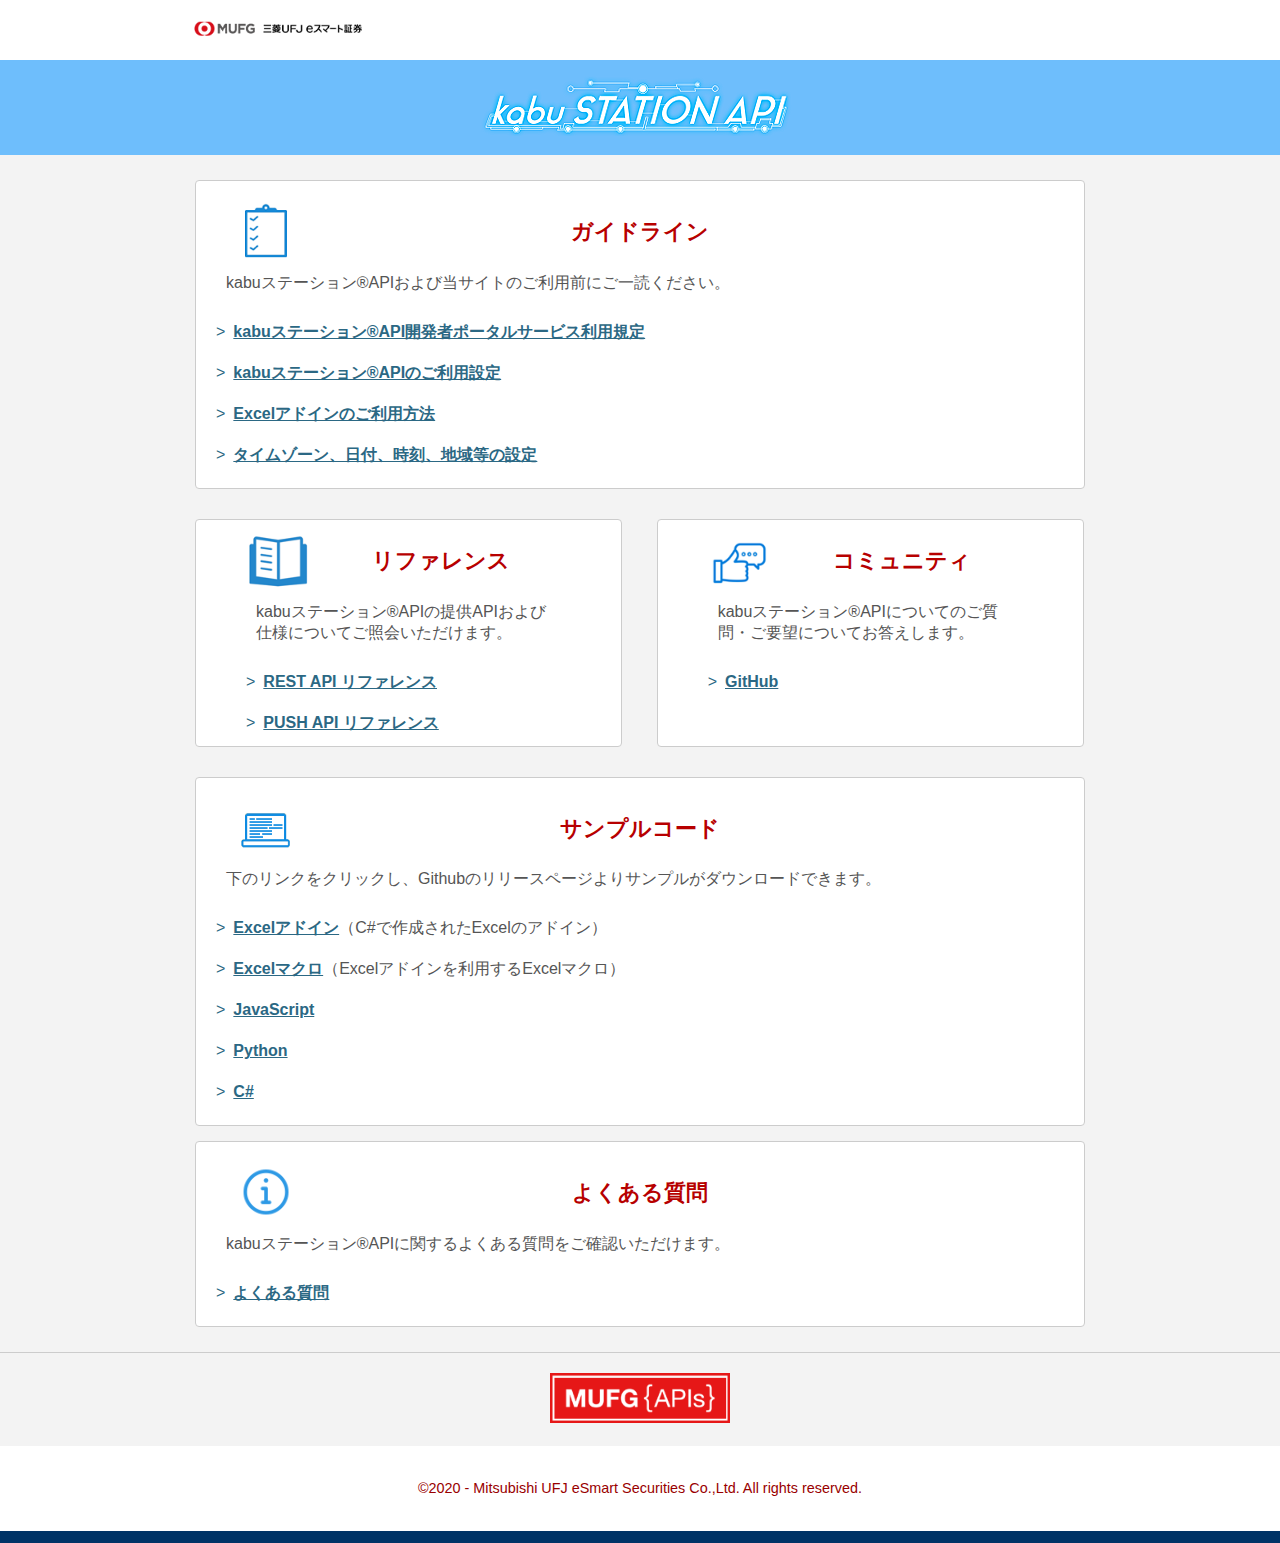
<file: ptal/index.html>
<!DOCTYPE html>
<html>
<head>
	<meta charset="utf-8">
	<meta name="Description" content="kabuステーション APIに関するページです。">
	<meta name="Keywords" content="auKabucom, kabu.com,三菱UFJ eスマート証券, カブドットコム証券,API">
	<title>kabuステーション API ｜株のことならネット証券会社【三菱UFJ eスマート証券】</title>
	<meta name="viewport" content="width=device-width,initial-scale=1.0,minimum-scale=1.0">
	<meta name="format-detection" content="telephone=no">
	<meta http-equiv="X-UA-Compatible" content="IE=edge">
	<link rel="stylesheet" type="text/css" href="content/css/common.css">
	<link rel="stylesheet" type="text/css" href="content/css/index.css">
</head>
<body>
	<header>
		<p class="logo">
			<a href="https://kabu.com" target="_blank">
				<img src="content/image/common/logo-kabucom_s.png" width="180px" />
			</a>
		</p>
	</header>
	<main>
		<div id="visual">
			<section class="visual-inner">
			<h1>
				<a href="index.html">
					<img src="content/image/common/logo.png" alt="kabuステーションAPI" width="520px" />
				</a>
			</h1>
			</section>
		</div>

		<div id="contents">
			<div id="contents-inner">
				<div class="issue">
					<div class="issue-inner">
						<p class="icon"><img src="content/image/index/icon_guide.png" /></p>
						<h2>ガイドライン</h2>
						<p class="comment">kabuステーション&#174;APIおよび当サイトのご利用前にご一読ください。</p>
						<dl>
							<dt><a href="guide.html">kabuステーション®API開発者ポータルサービス利用規定</a></dt>
						</dl>
						<dl>
							<dt><a href="howto.html">kabuステーション®APIのご利用設定</a></dt>
						</dl>
						<dl>
							<dt><a href="add-in.html">Excelアドインのご利用方法</a></dt>
						</dl>
						<dl>
							<dt><a href="time-zone-setting.html">タイムゾーン、日付、時刻、地域等の設定</a></dt>
						</dl>
					</div>
				</div>

				<div class="read">
					<div class="reference">
						<p class="icon"><img src="content/image/index/icon_reference.png" /></p>
						<h2>リファレンス</h2>
						<p class="comment">kabuステーション&#174;APIの提供APIおよび仕様についてご照会いただけます。</p>
						<dl>
							<dt><a href="../reference/index.html">REST API リファレンス</a></dt>
						</dl>
						<dl>
							<dt><a href="push.html">PUSH API リファレンス</a></dt>
						</dl>
					</div>
					<div class="guide">
						<p class="icon"><img src="content/image/index/icon_issue.png" /></p>
						<h2>コミュニティ</h2>
						<p class="comment">kabuステーション&#174;APIについてのご質問・ご要望についてお答えします。</p>
						<dl>
							<dt><a target="_blank" href="https://github.com/kabucom/kabusapi">GitHub</a></dt>
						</dl>
						<dl>
							<br>
						</dl>
					</div>
				</div>

				<div class="issue">
					<div class="issue-inner">
						<p class="icon"><img src="content/image/index/icon_push.png" /></p>
						<h2>サンプルコード</h2>
						<p class="comment">下のリンクをクリックし、Githubのリリースページよりサンプルがダウンロードできます。</p>
						<dl>
							<dt><a target="_blank" href="https://github.com/kabucom/kabusapi/releases/tag/ExcelAddin-v1.11.0">Excelアドイン</a>（C#で作成されたExcelのアドイン）</dt>
						</dl>
						<dl>
							<dt><a target="_blank" href="https://github.com/kabucom/kabusapi/releases/tag/ExcelMacro-v1.18.0">Excelマクロ</a>（Excelアドインを利用するExcelマクロ）</dt>
						</dl>
						<dl>
							<dt><a target="_blank" href="https://github.com/kabucom/kabusapi/releases/tag/JavaScript-v1.9.0">JavaScript</a></dt>
						</dl>
						<dl>
							<dt><a target="_blank" href="https://github.com/kabucom/kabusapi/releases/tag/Python-v1.9.0">Python</a></dt>
						</dl>
						<dl>
							<dt><a target="_blank" href="https://github.com/kabucom/kabusapi/releases/tag/C%23-v1.3.0">C#</a></dt>
						</dl>
					</div>
				</div>
				<div class="issue">
					<div class="issue-inner">
						<div>
							<p class="icon"><img src="content/image/index/info.png" /></p>
						</div>
						<div>
							<h2>よくある質問</h2>
						</div>
						
						<p class="comment">kabuステーション®APIに関するよくある質問をご確認いただけます。</p>
						<dl>
							<dt><a href="faq.html">よくある質問</a></dt>
						</dl>
					</div>
				</div>

			</div>

			<div class="bnrarea">
				<a href="https://www.mufg.jp/profile/strategy/dx/api/index.html" target="_blank"><img src="content/image/common/logo-mufg.png" width="180px" /></a>
			</div>

		</div>
	</main>
	<footer>
		<p class="copy">&copy;2020 - Mitsubishi UFJ eSmart Securities Co.,Ltd. All rights reserved.</p>
	</footer>
</body>
</html>
</file>
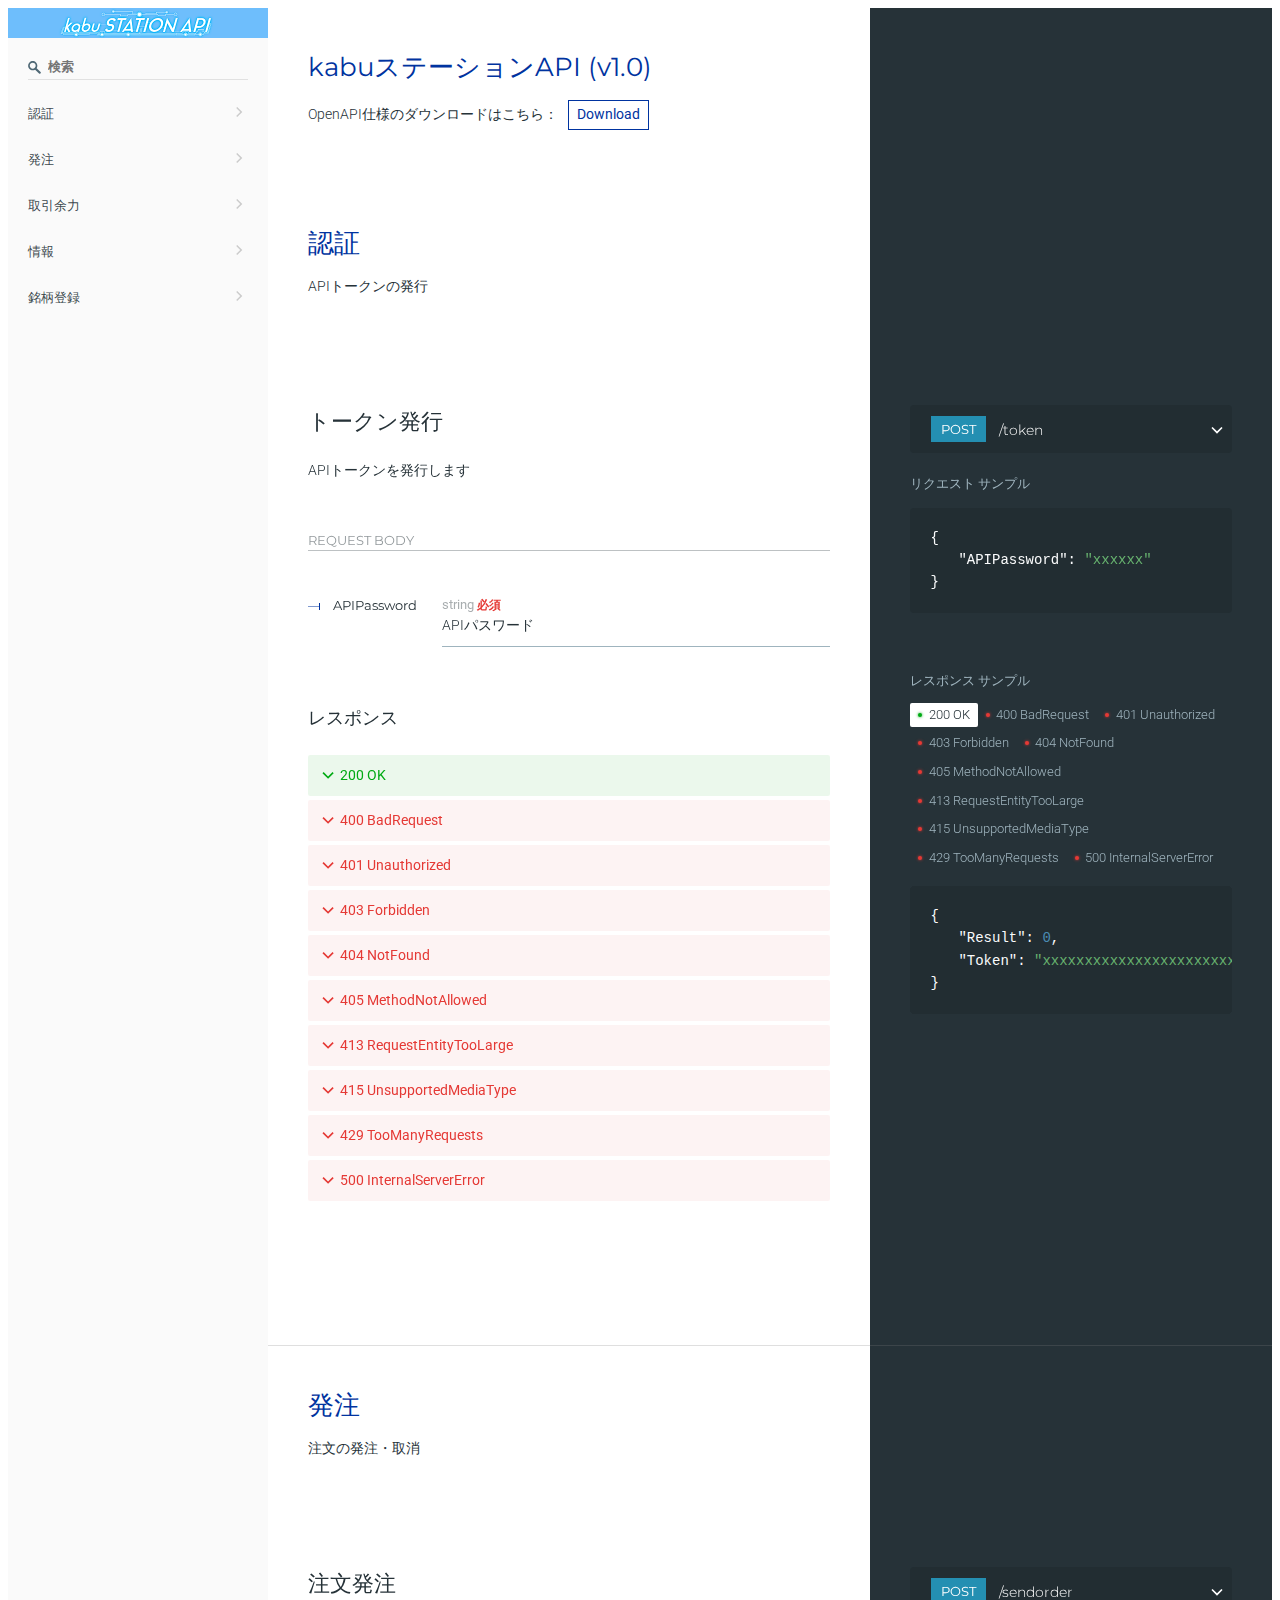
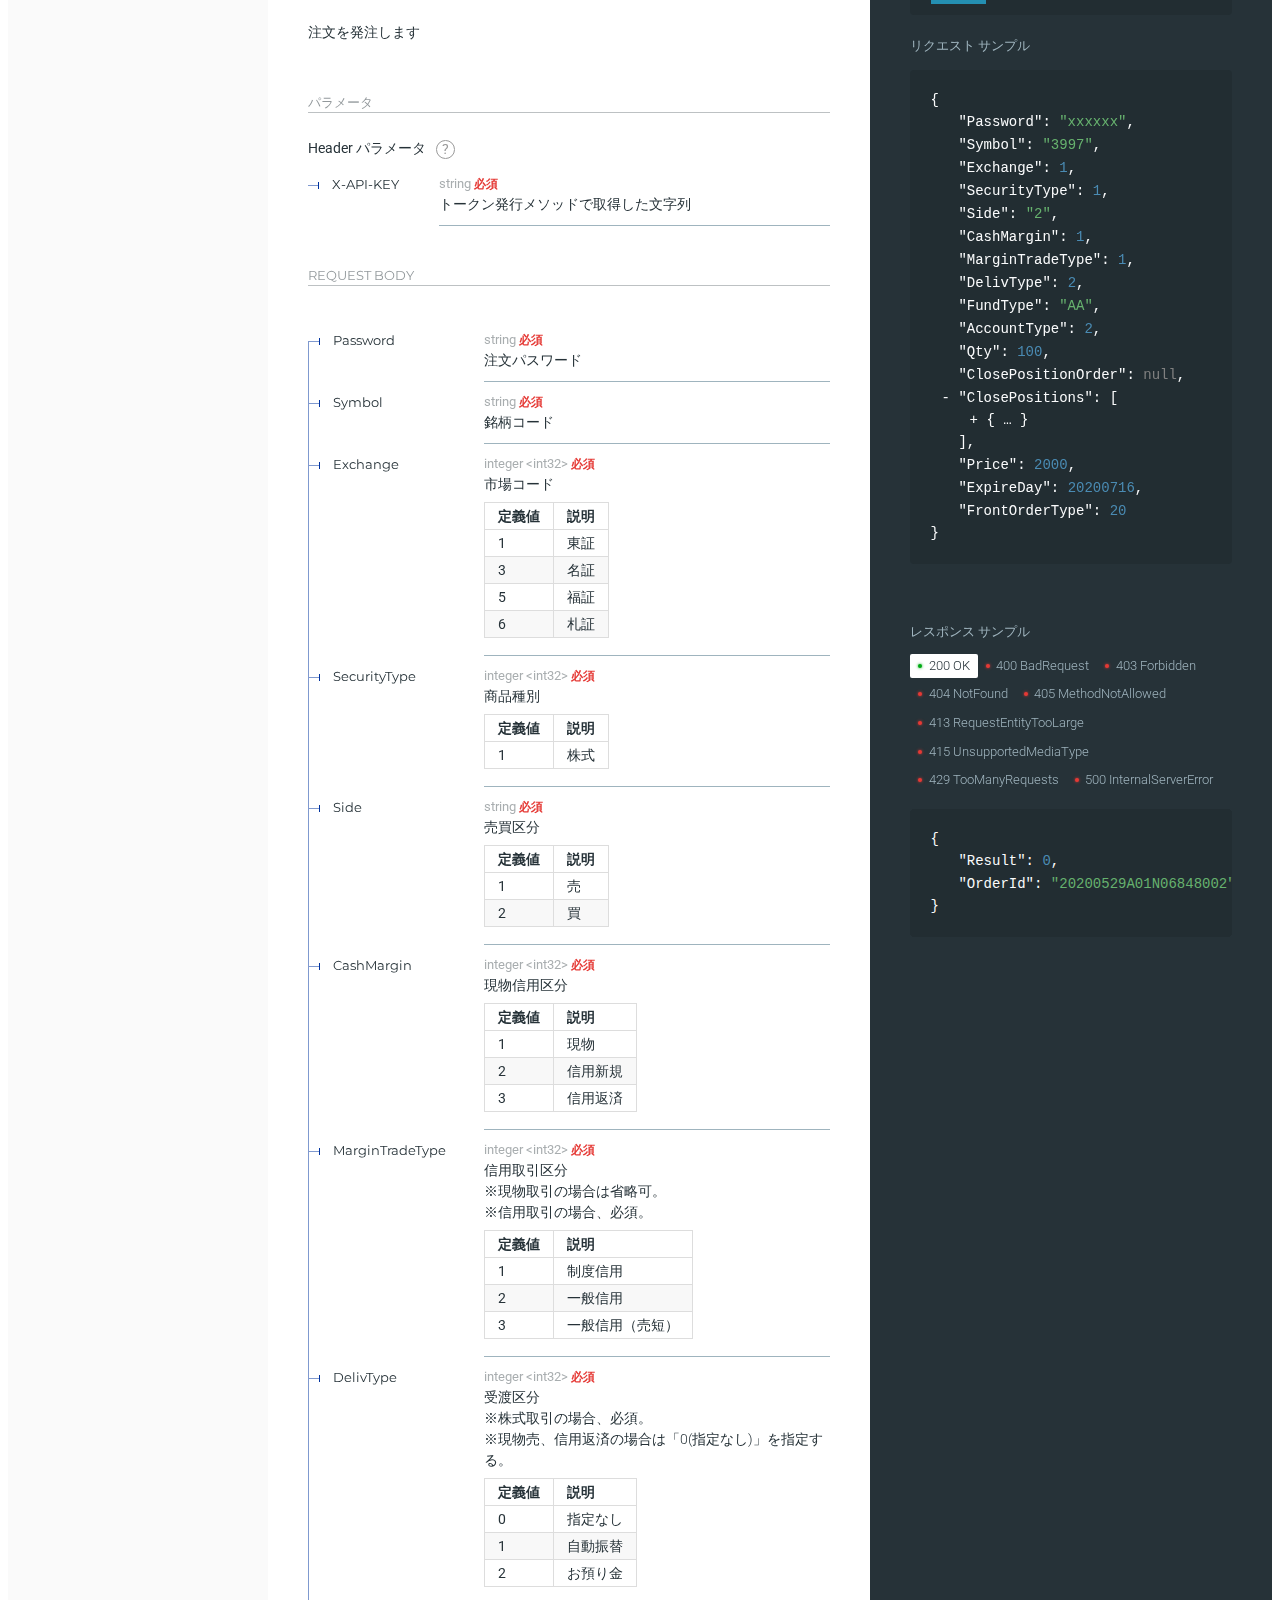
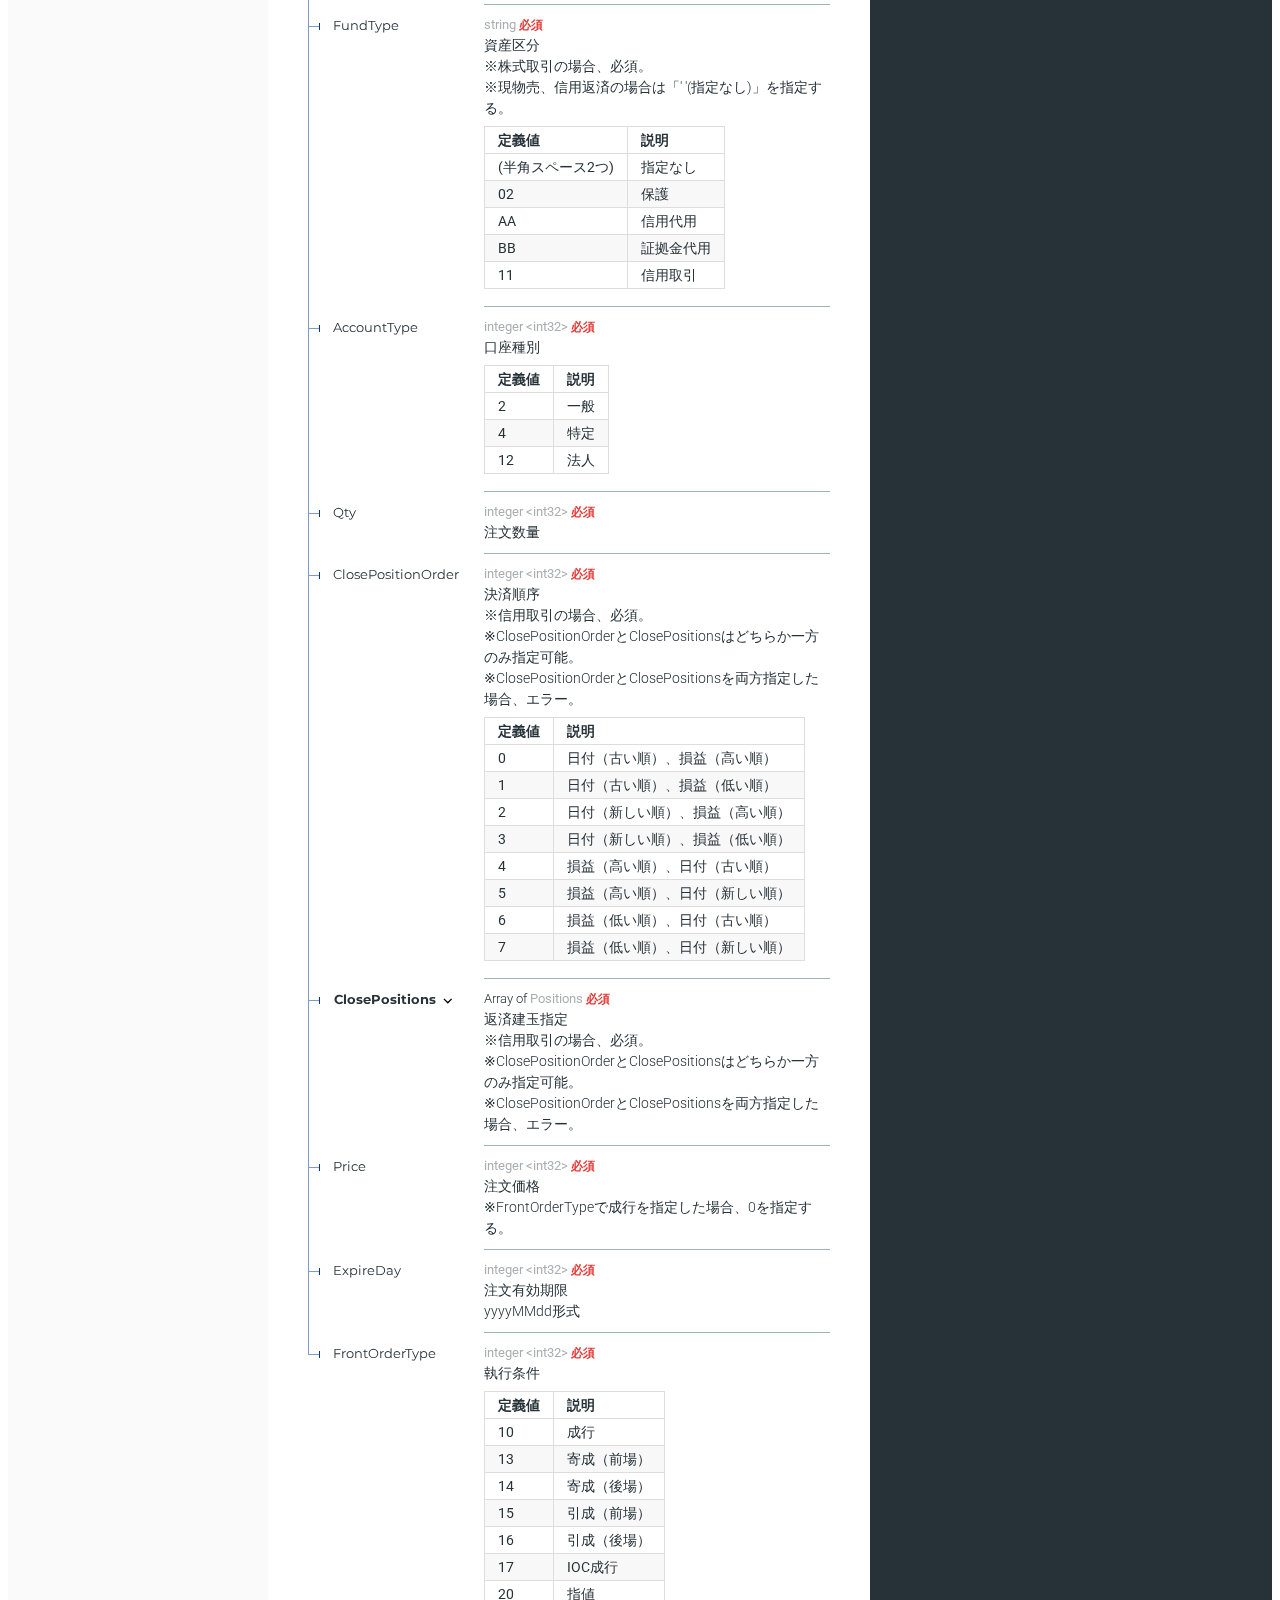
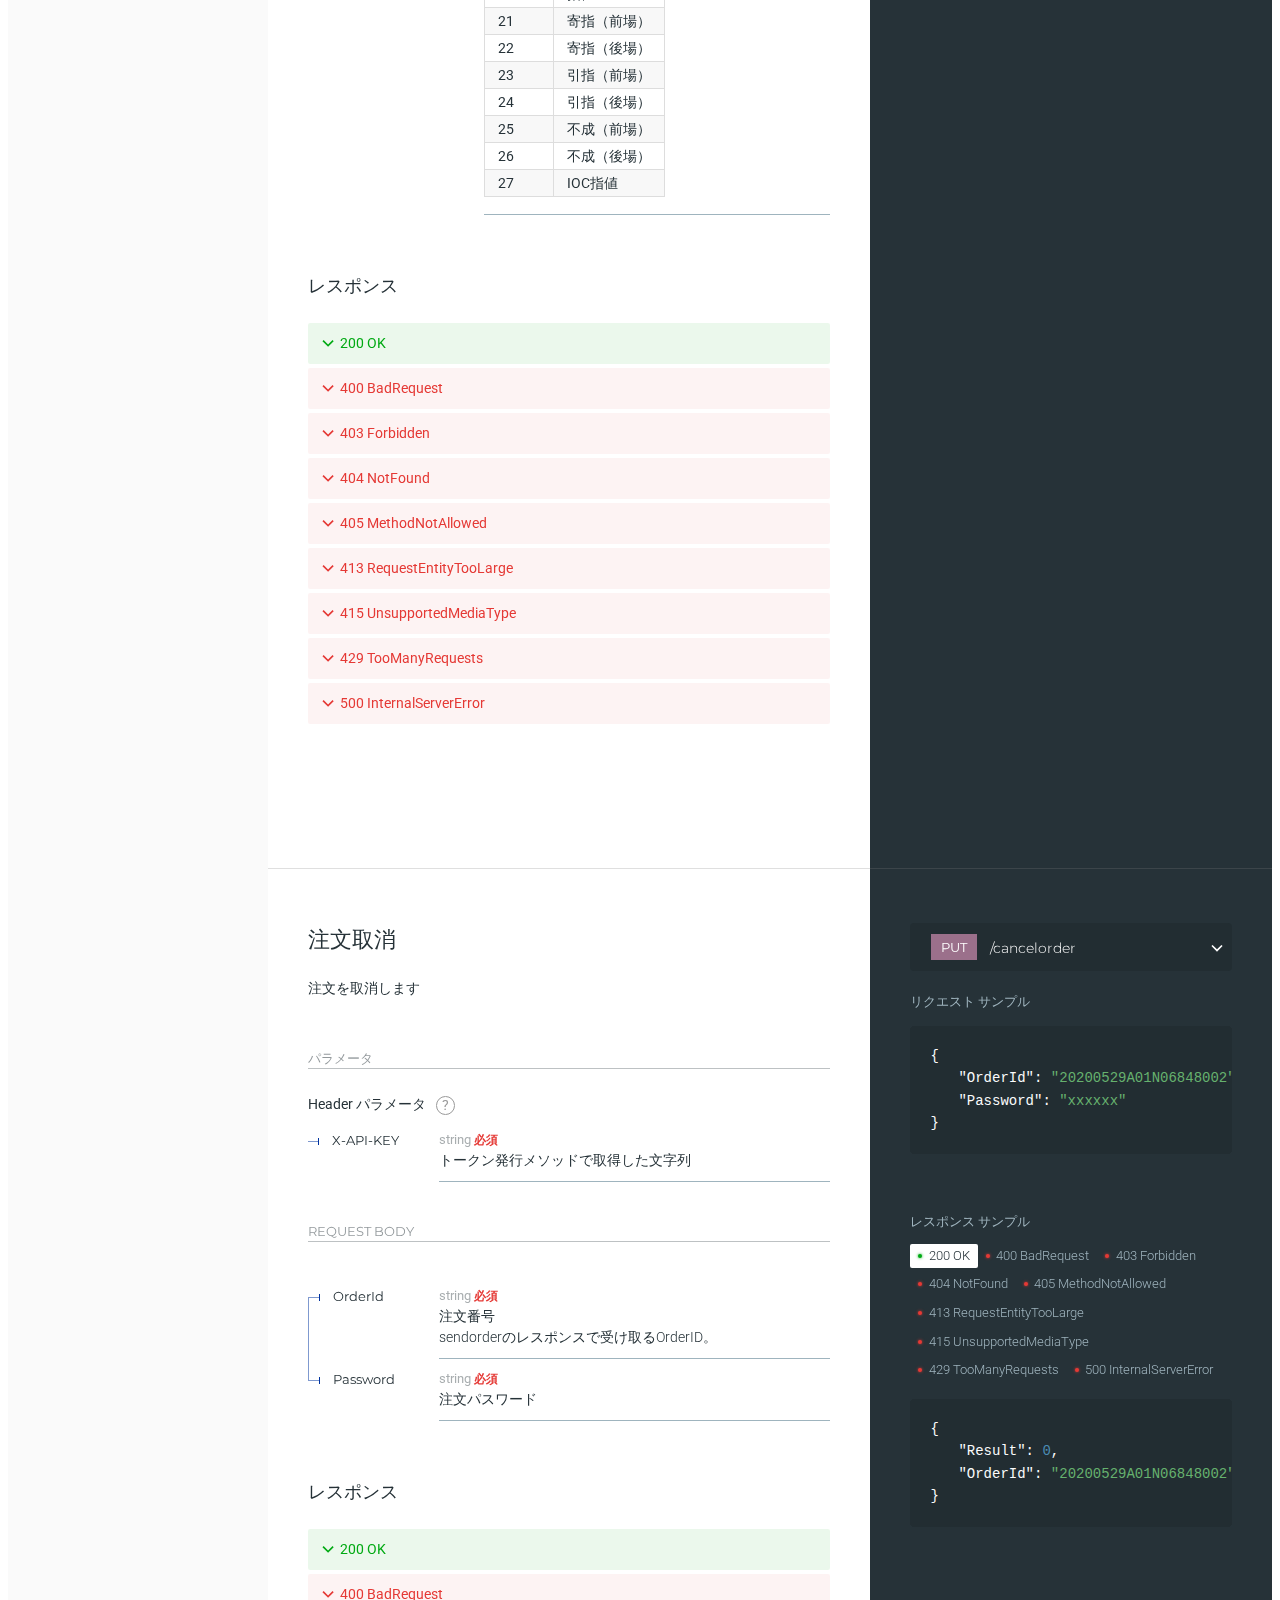
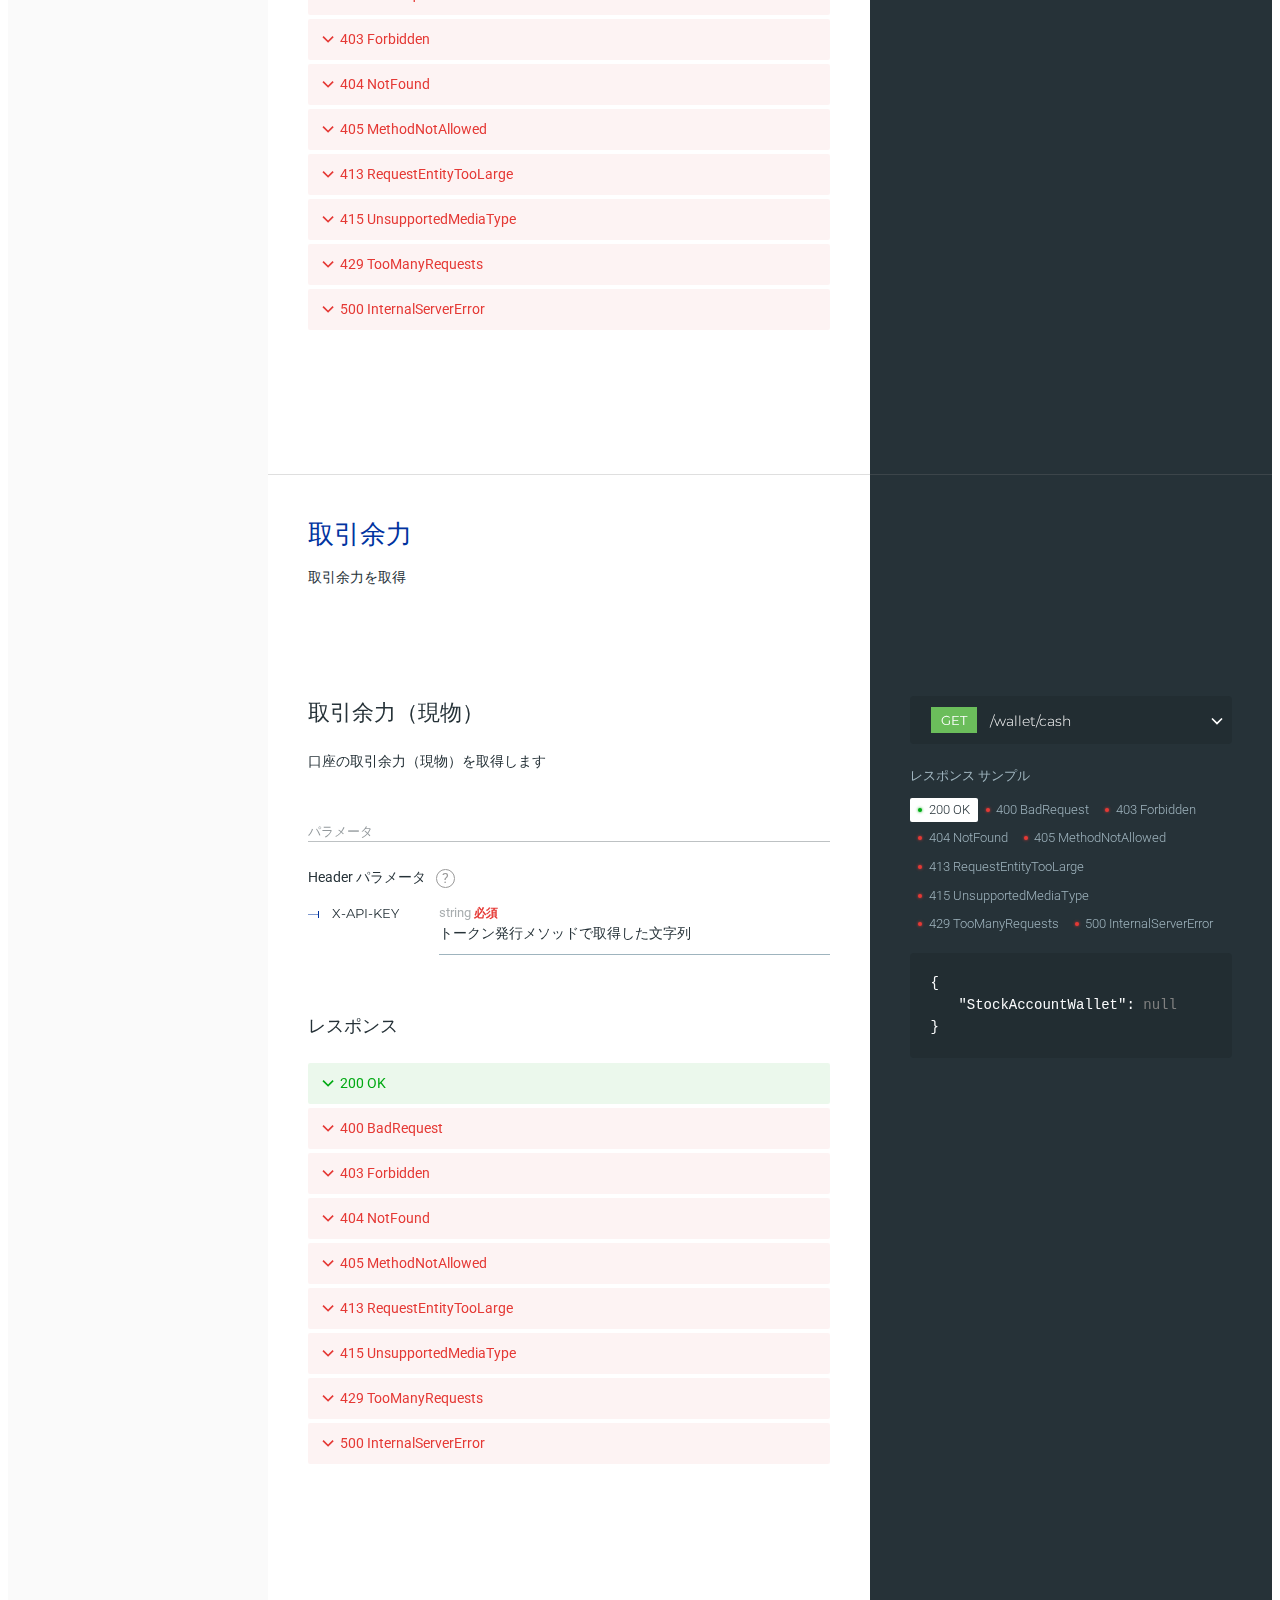
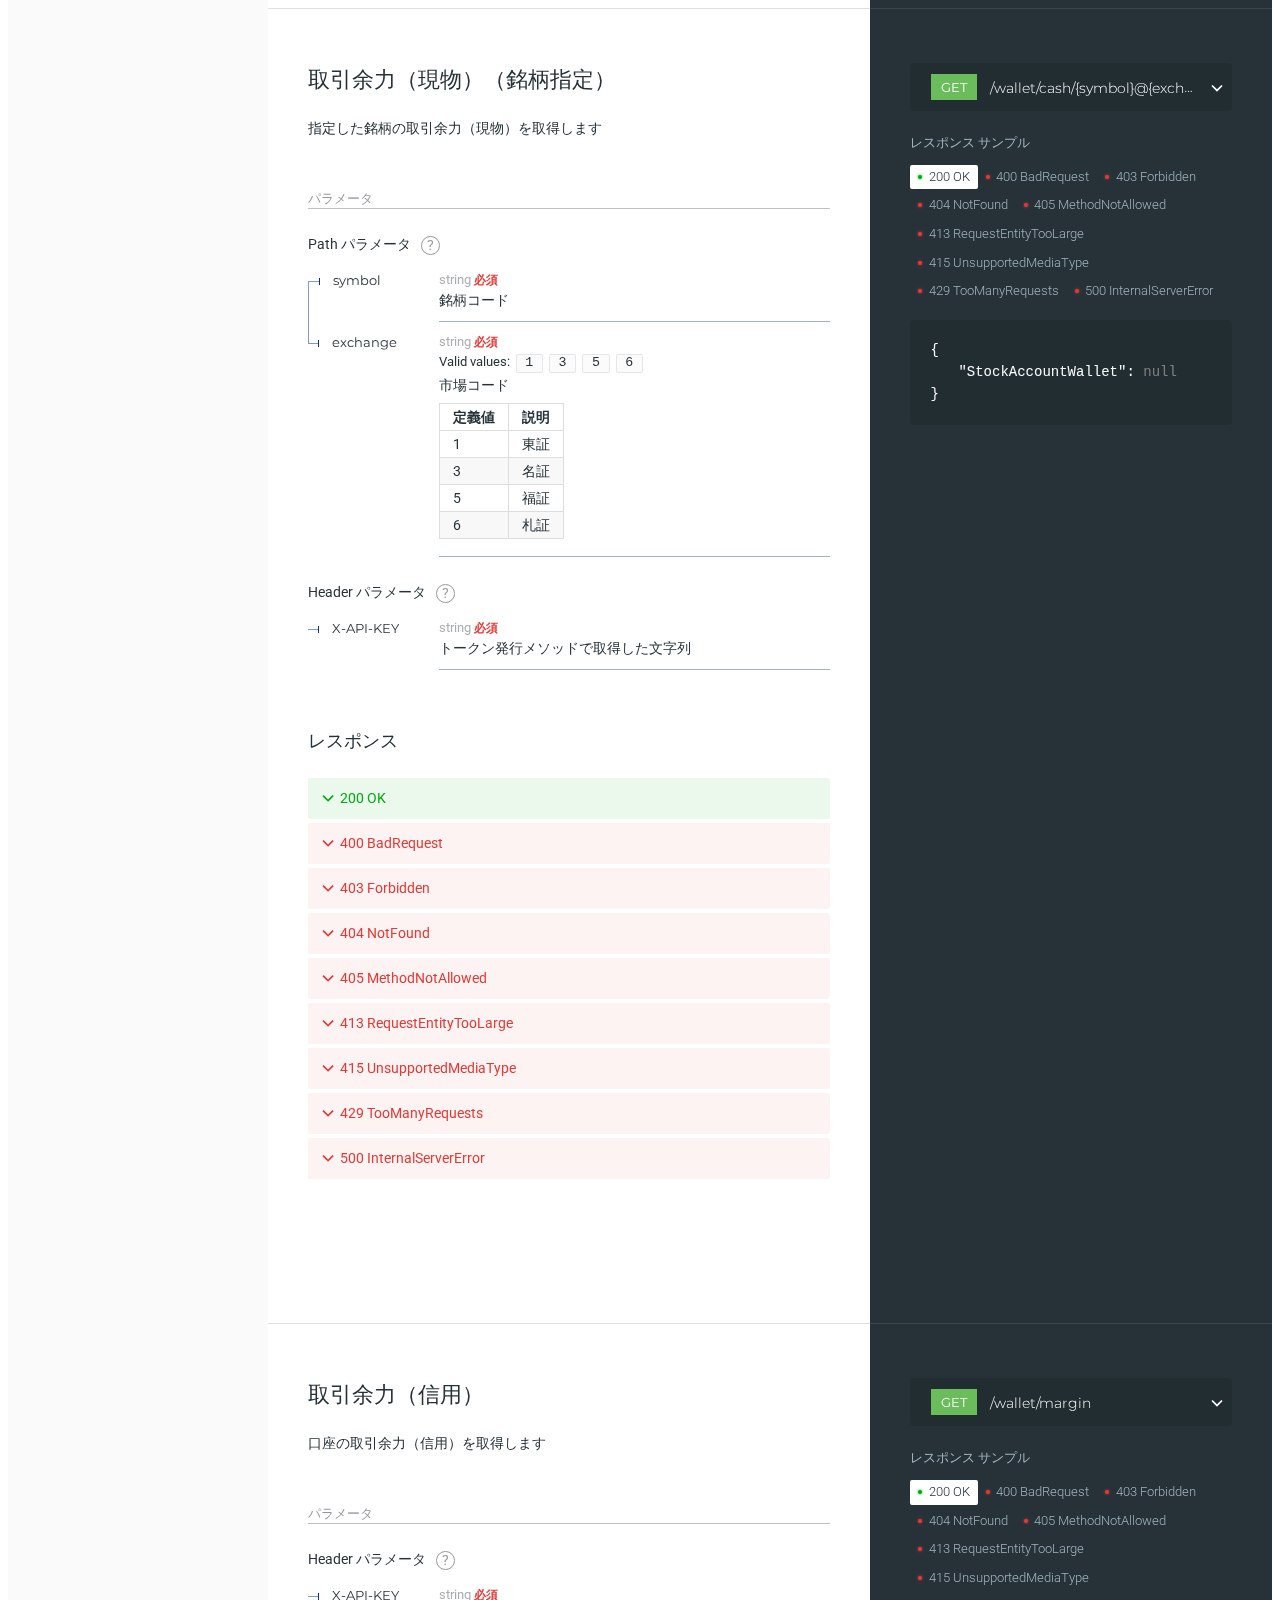
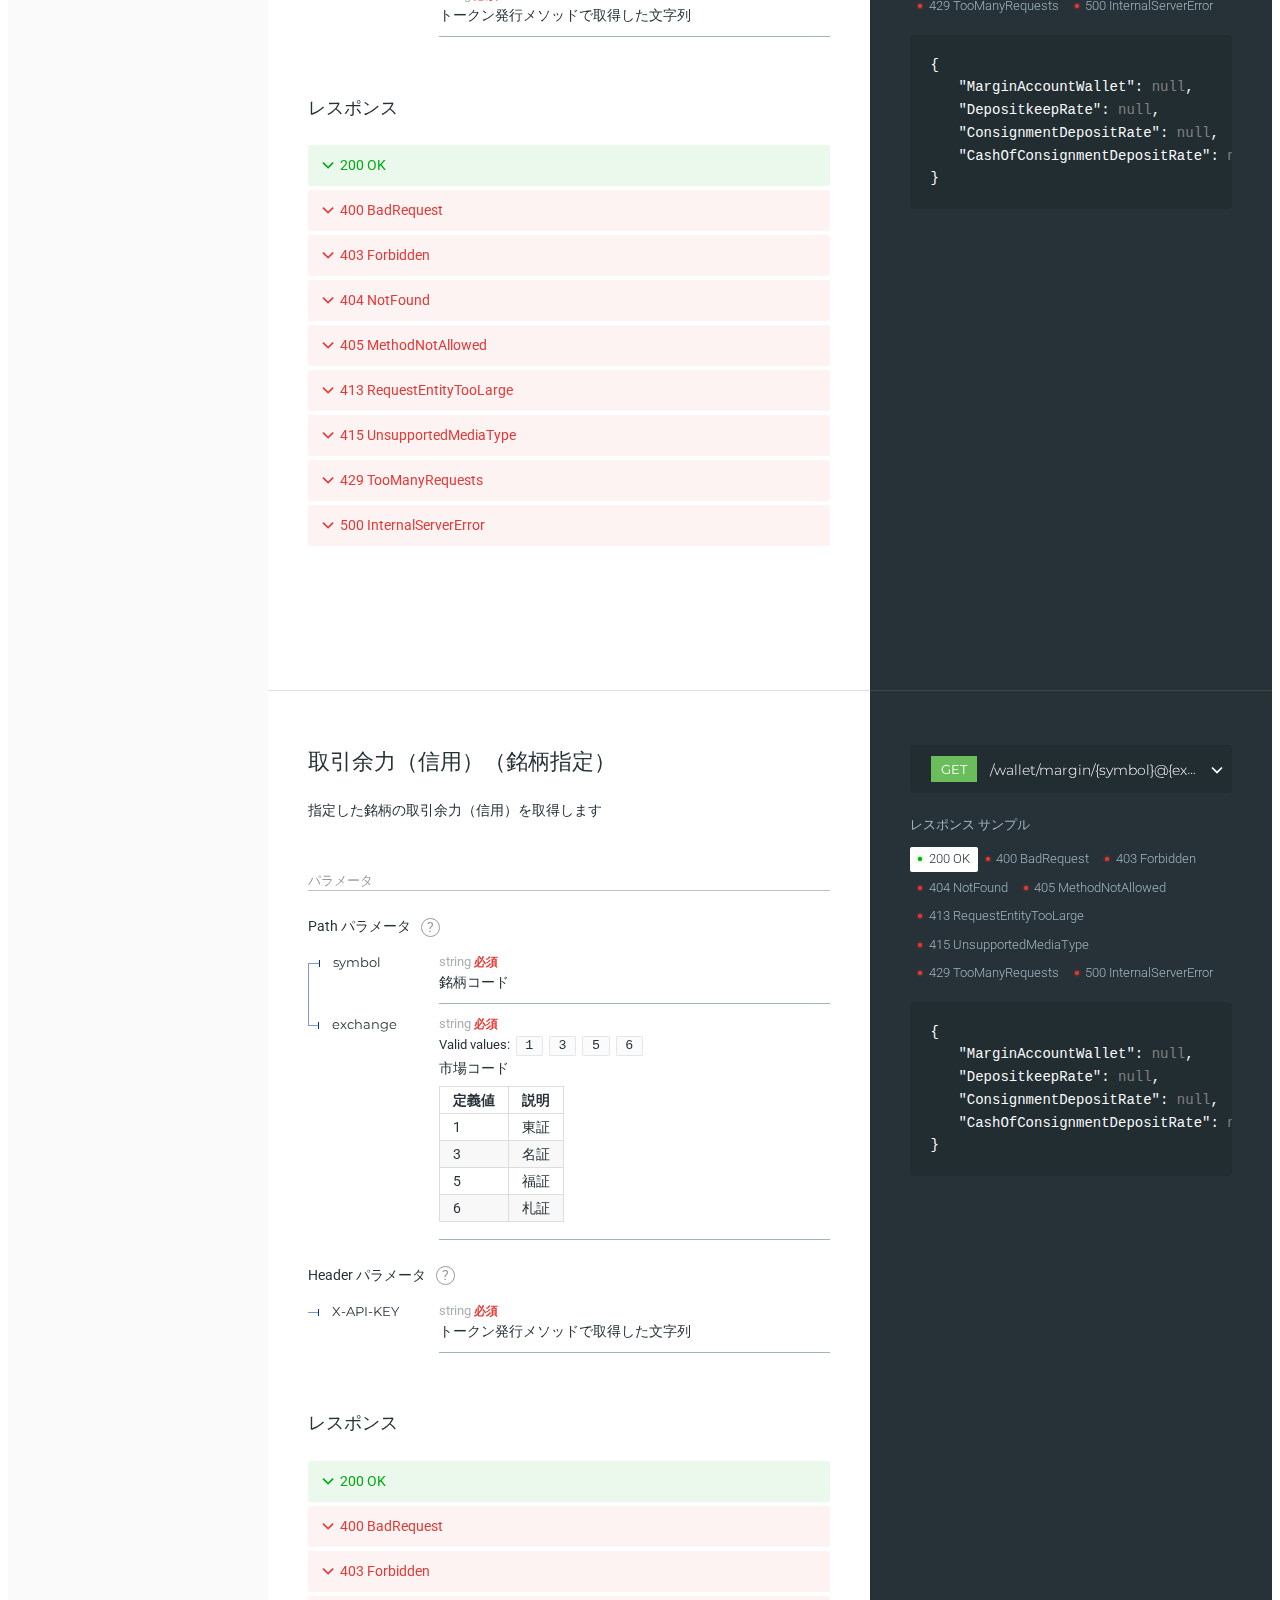
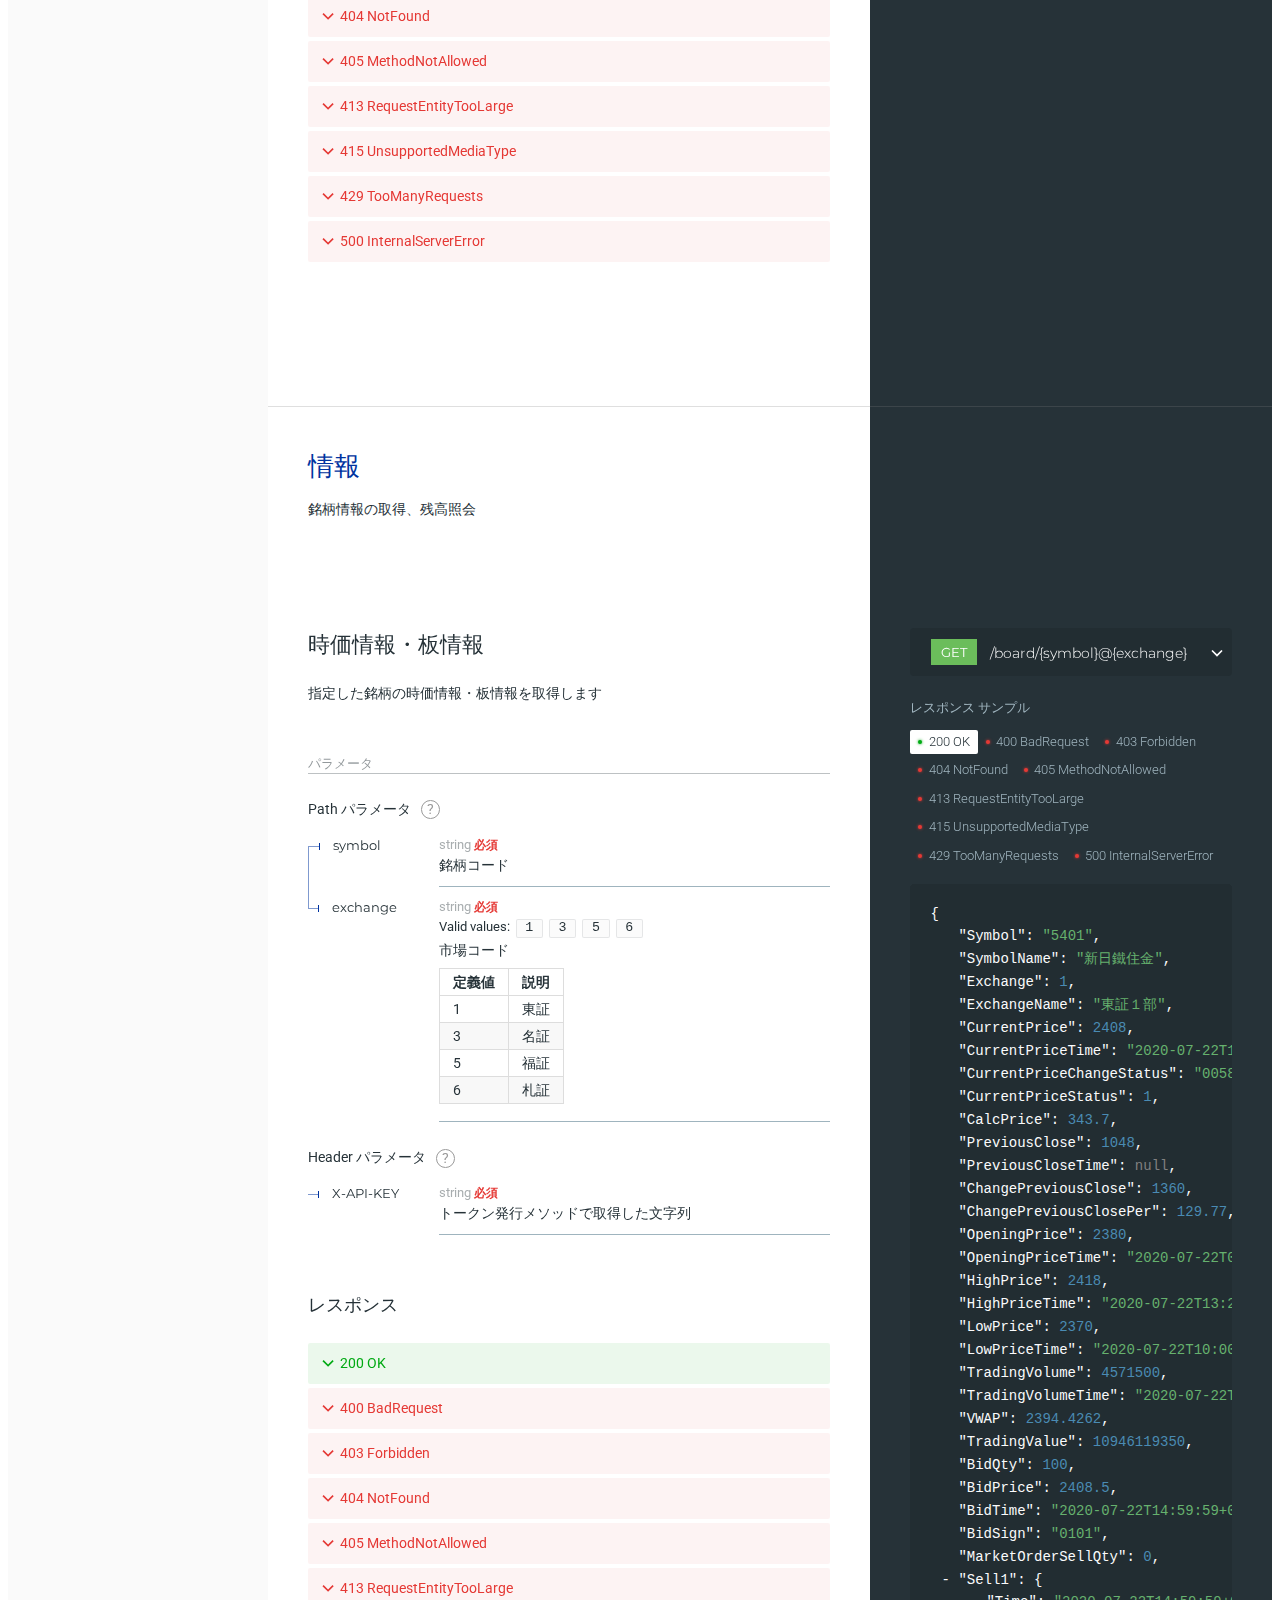
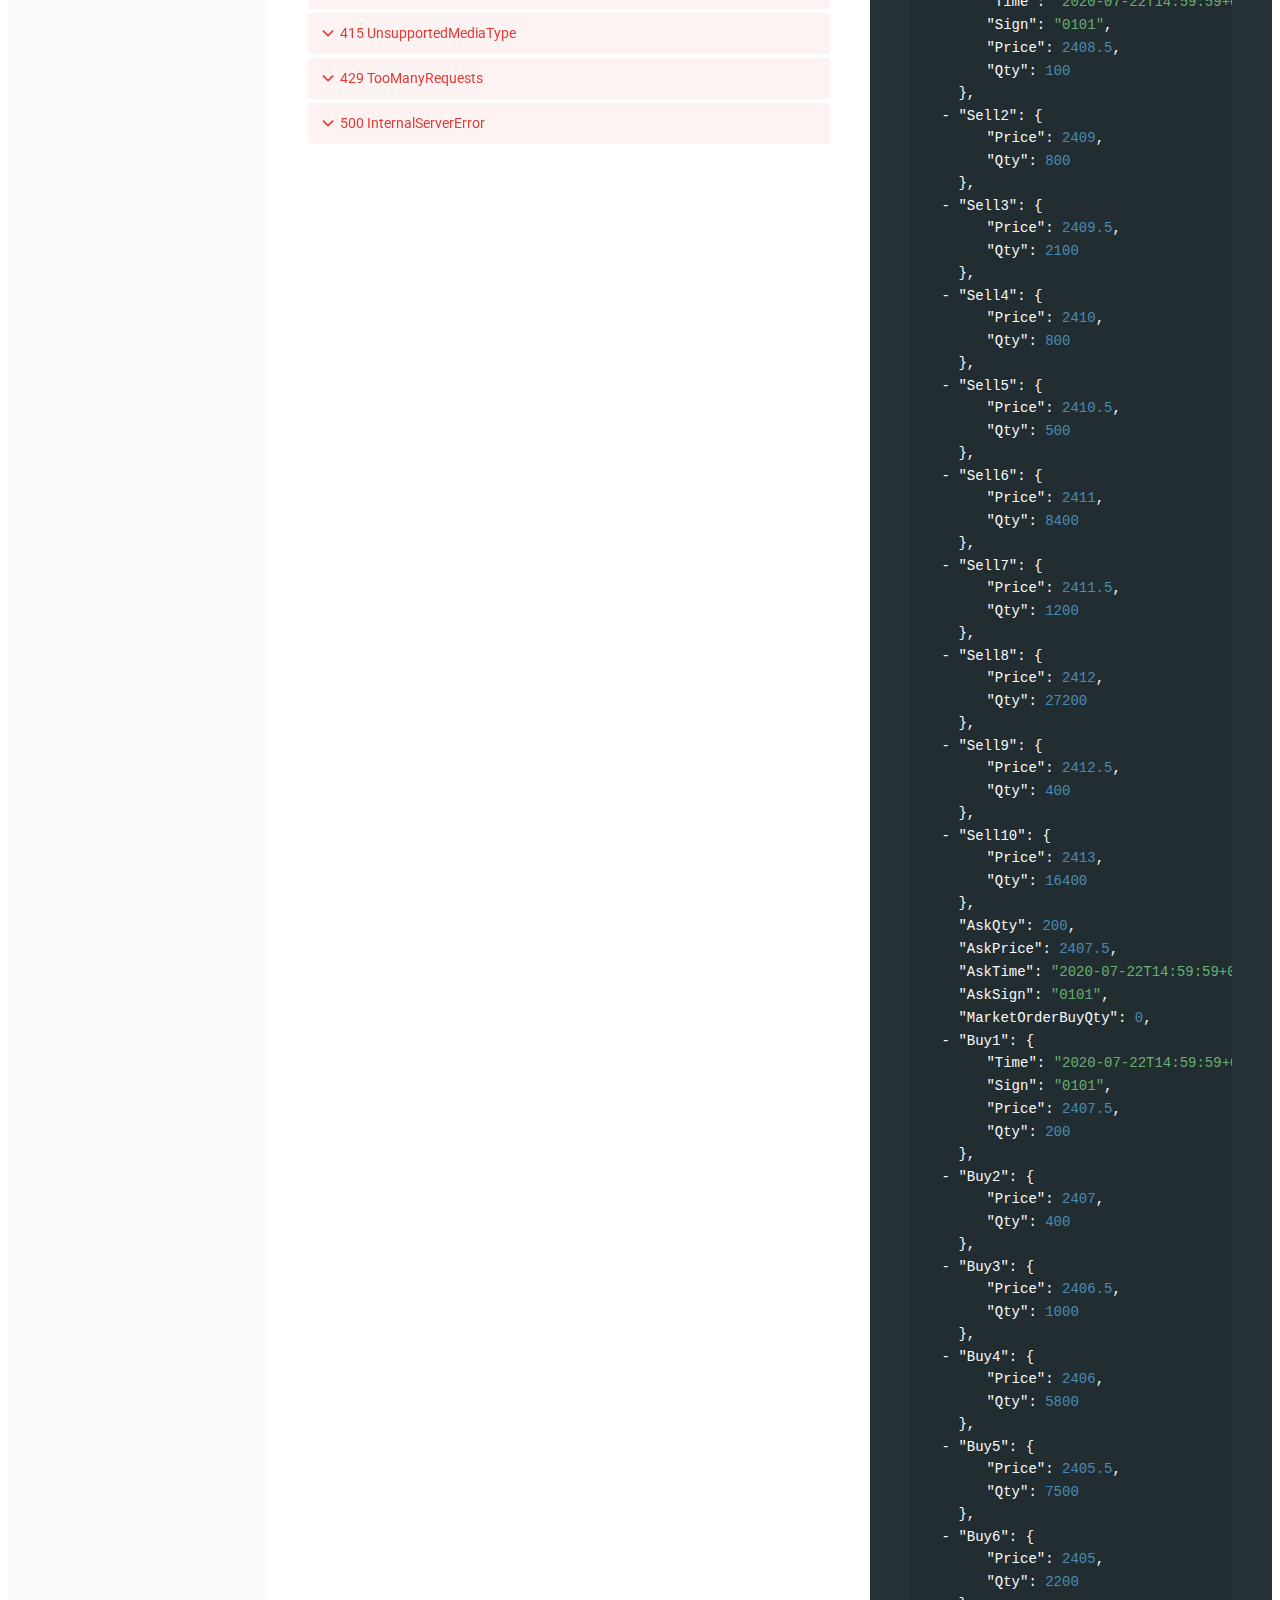
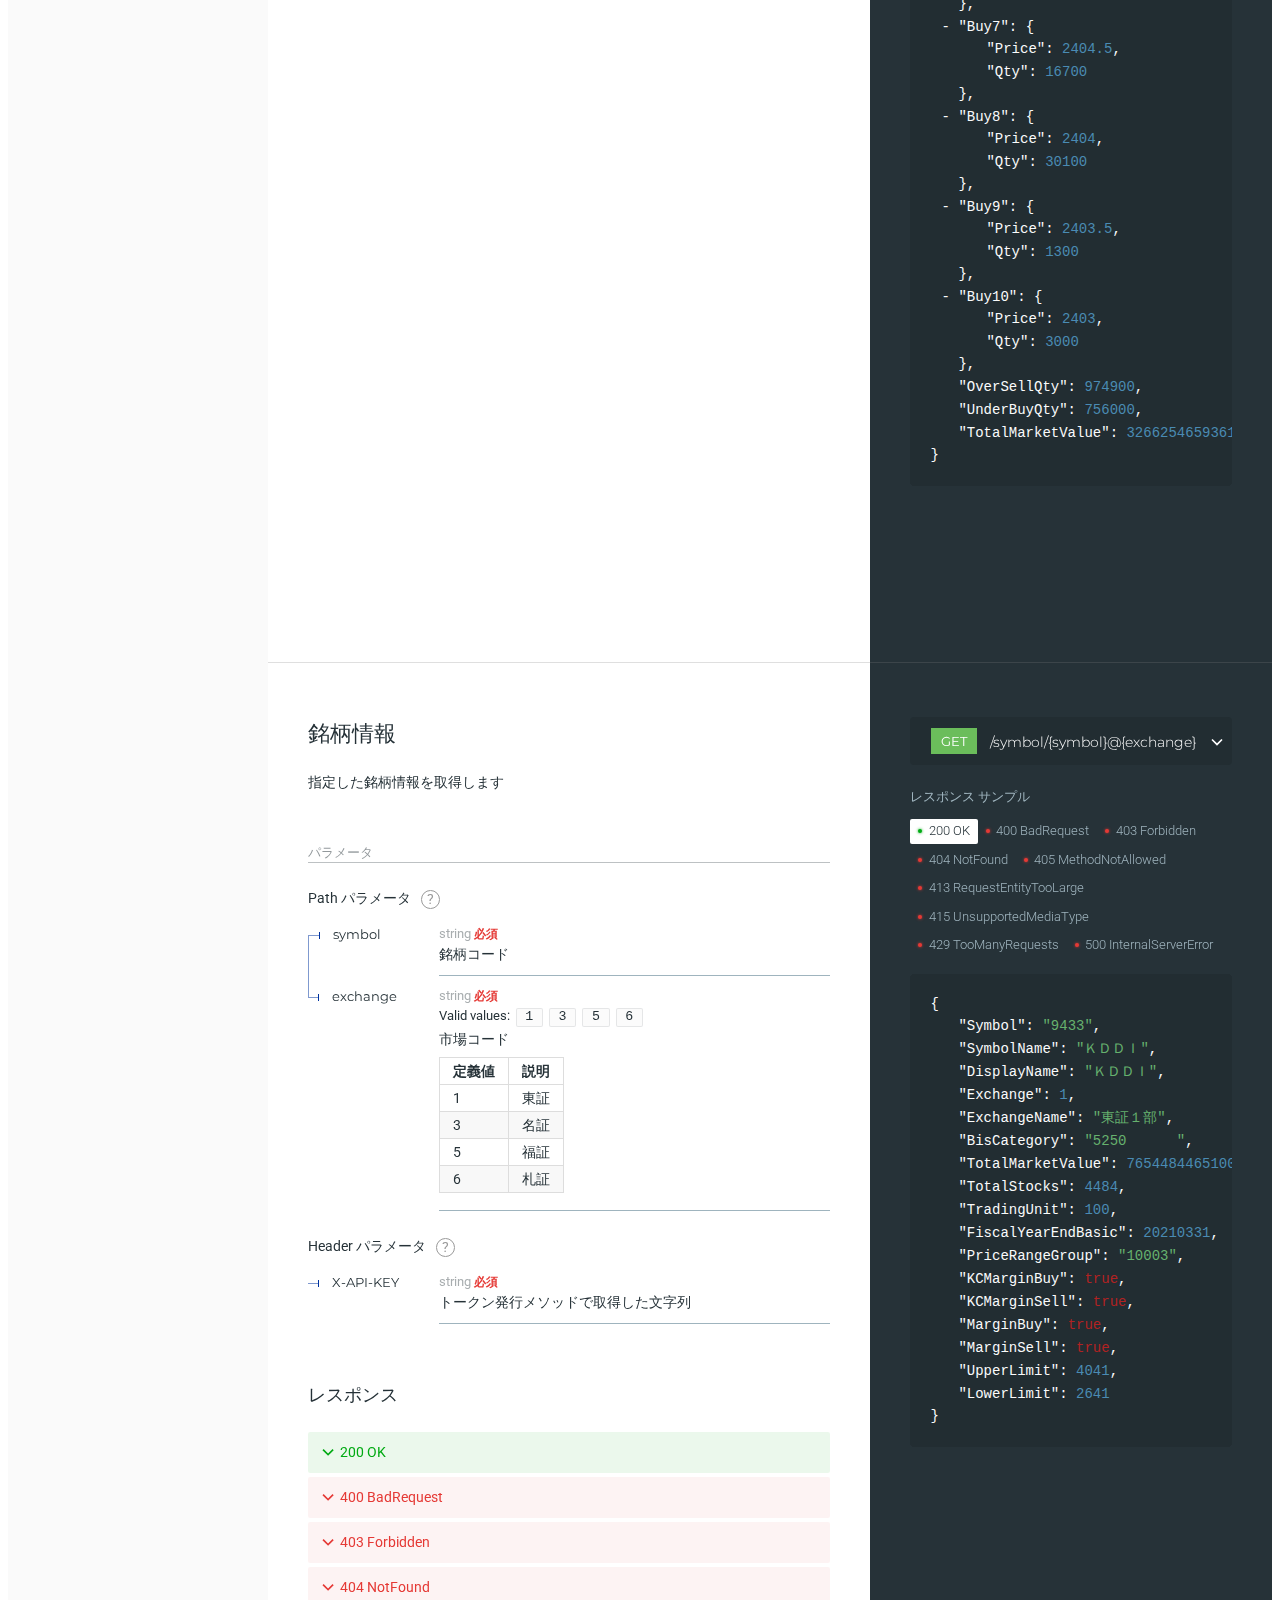
<file: redoc/index.html>
<!DOCTYPE html>
<html>
  <head>
    <title>kabuステーションAPIリファレンス</title>
    <meta charset="utf-8"/>
    <meta name="viewport" content="width=device-width, initial-scale=1">
  </head>
  <body>
    <redoc spec-url="kabu_STATION_API.yaml"></redoc>
    <script src="redoc.js"></script>
  </body>
</html>
</file>
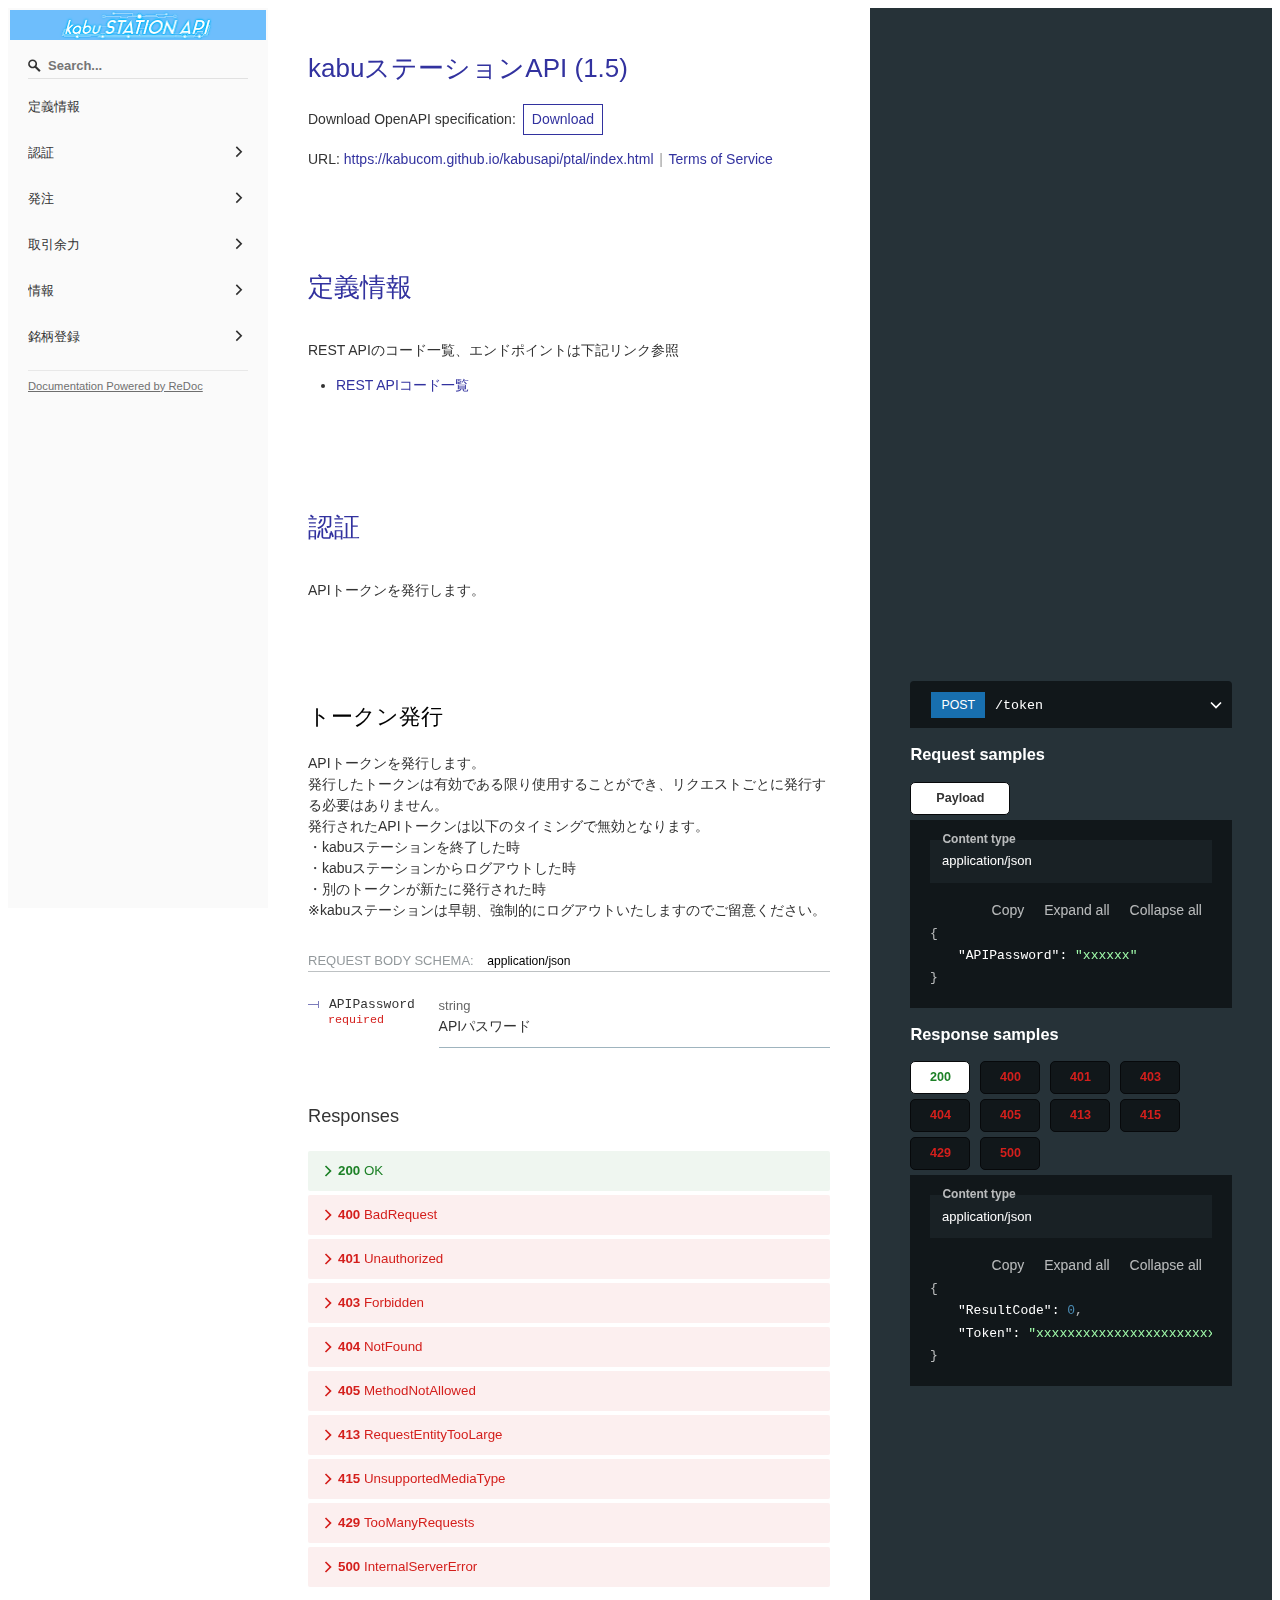
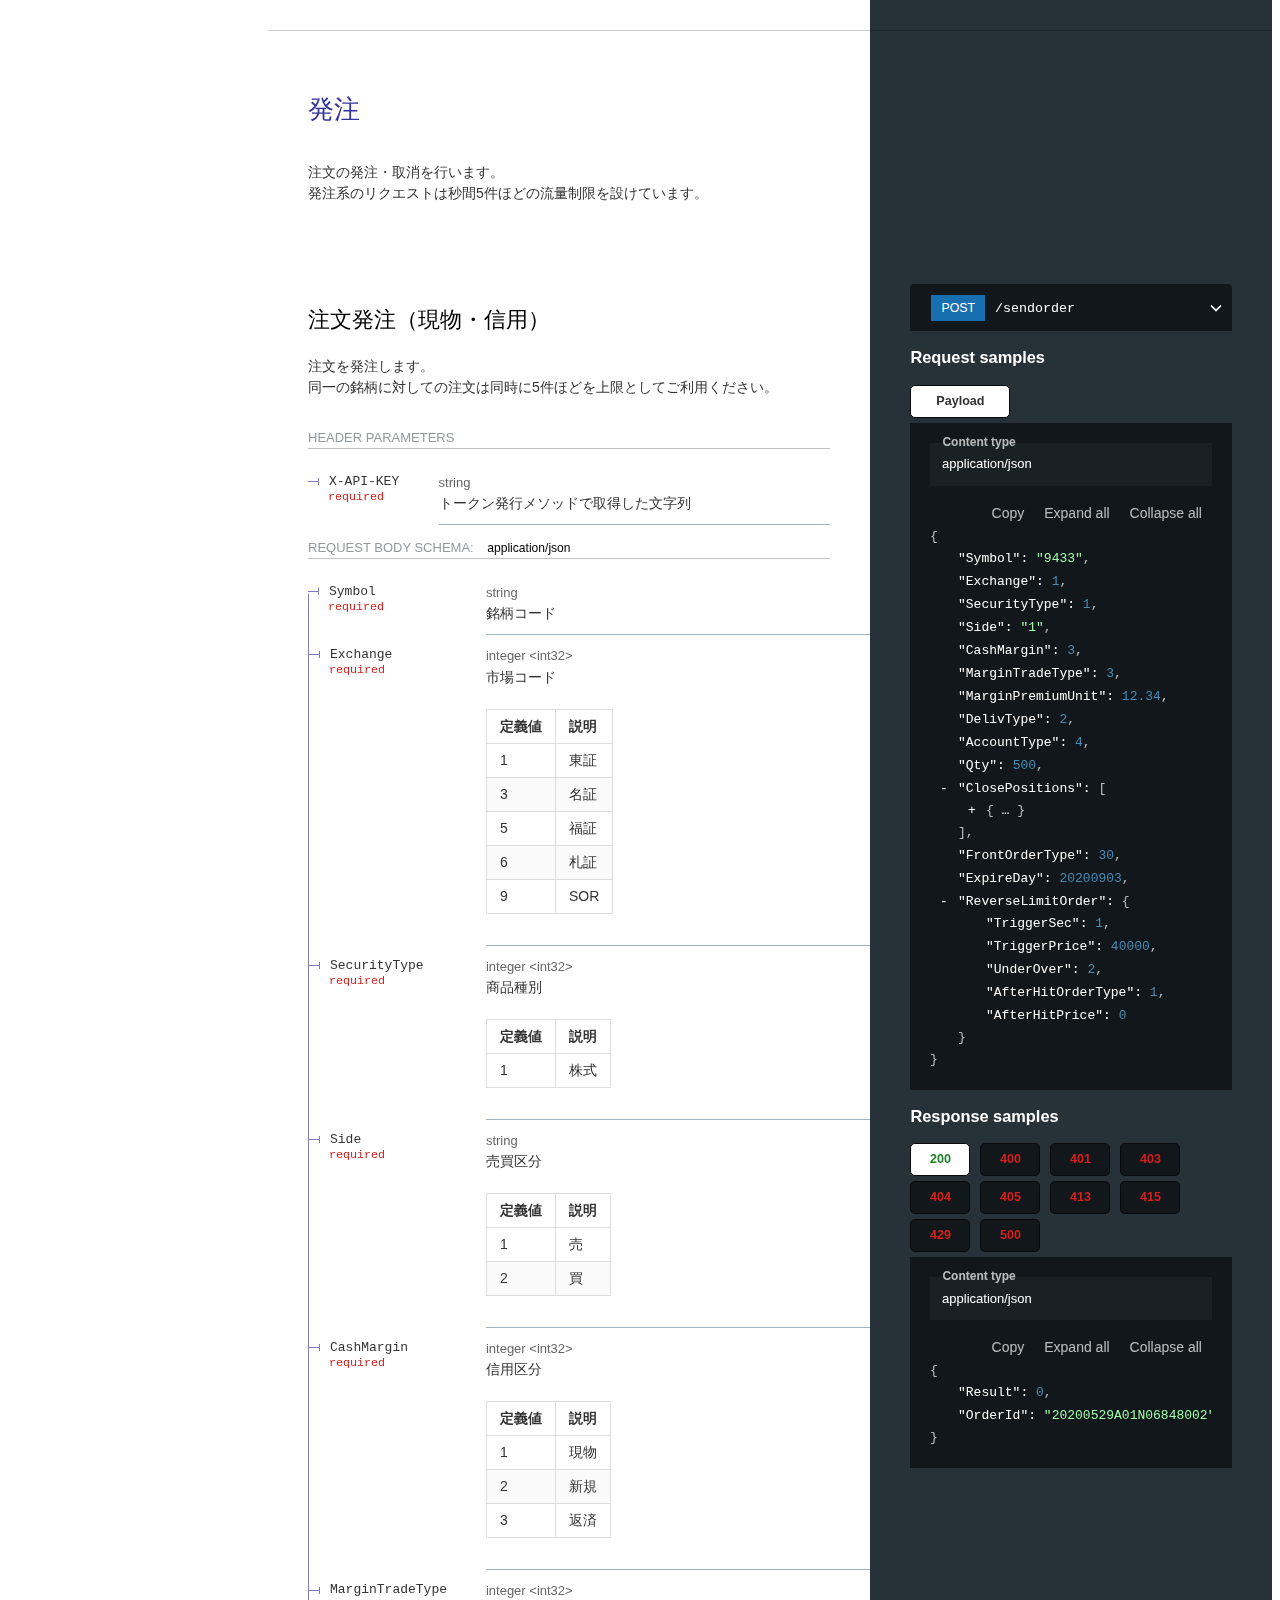
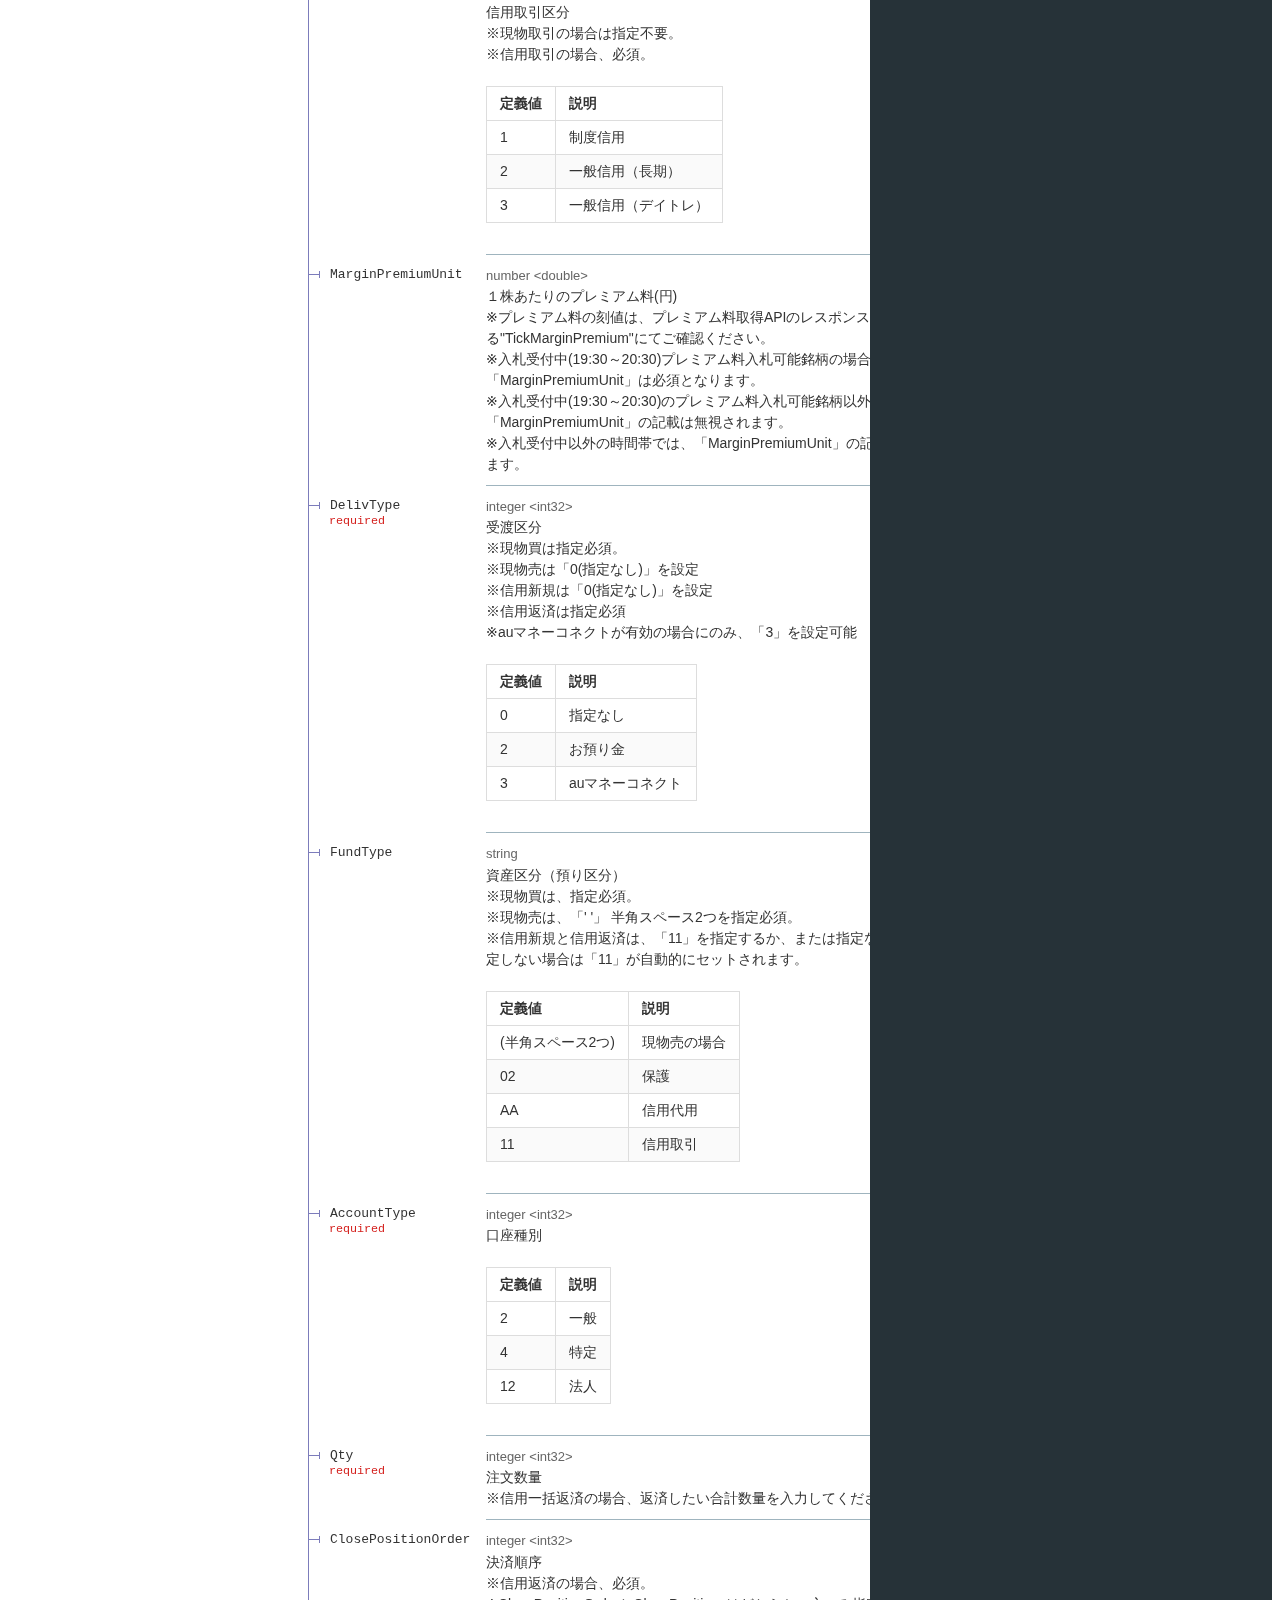
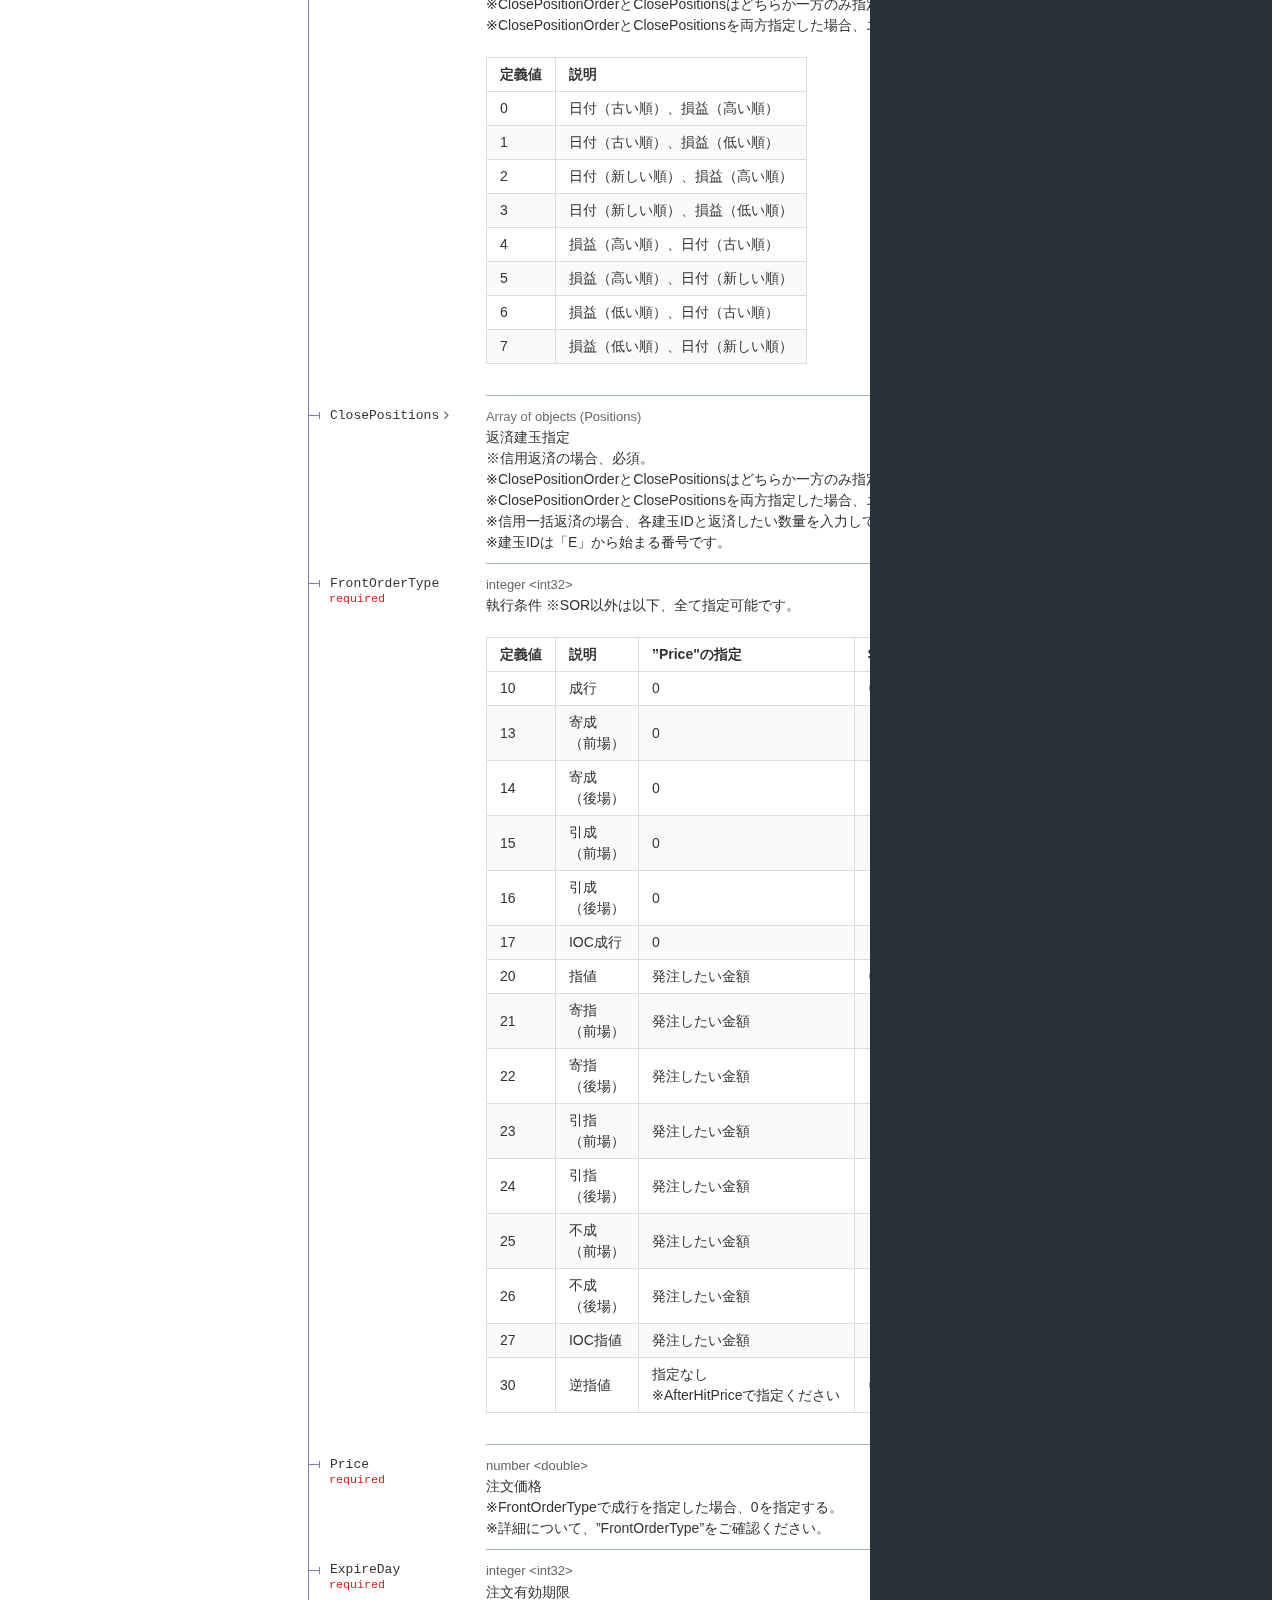
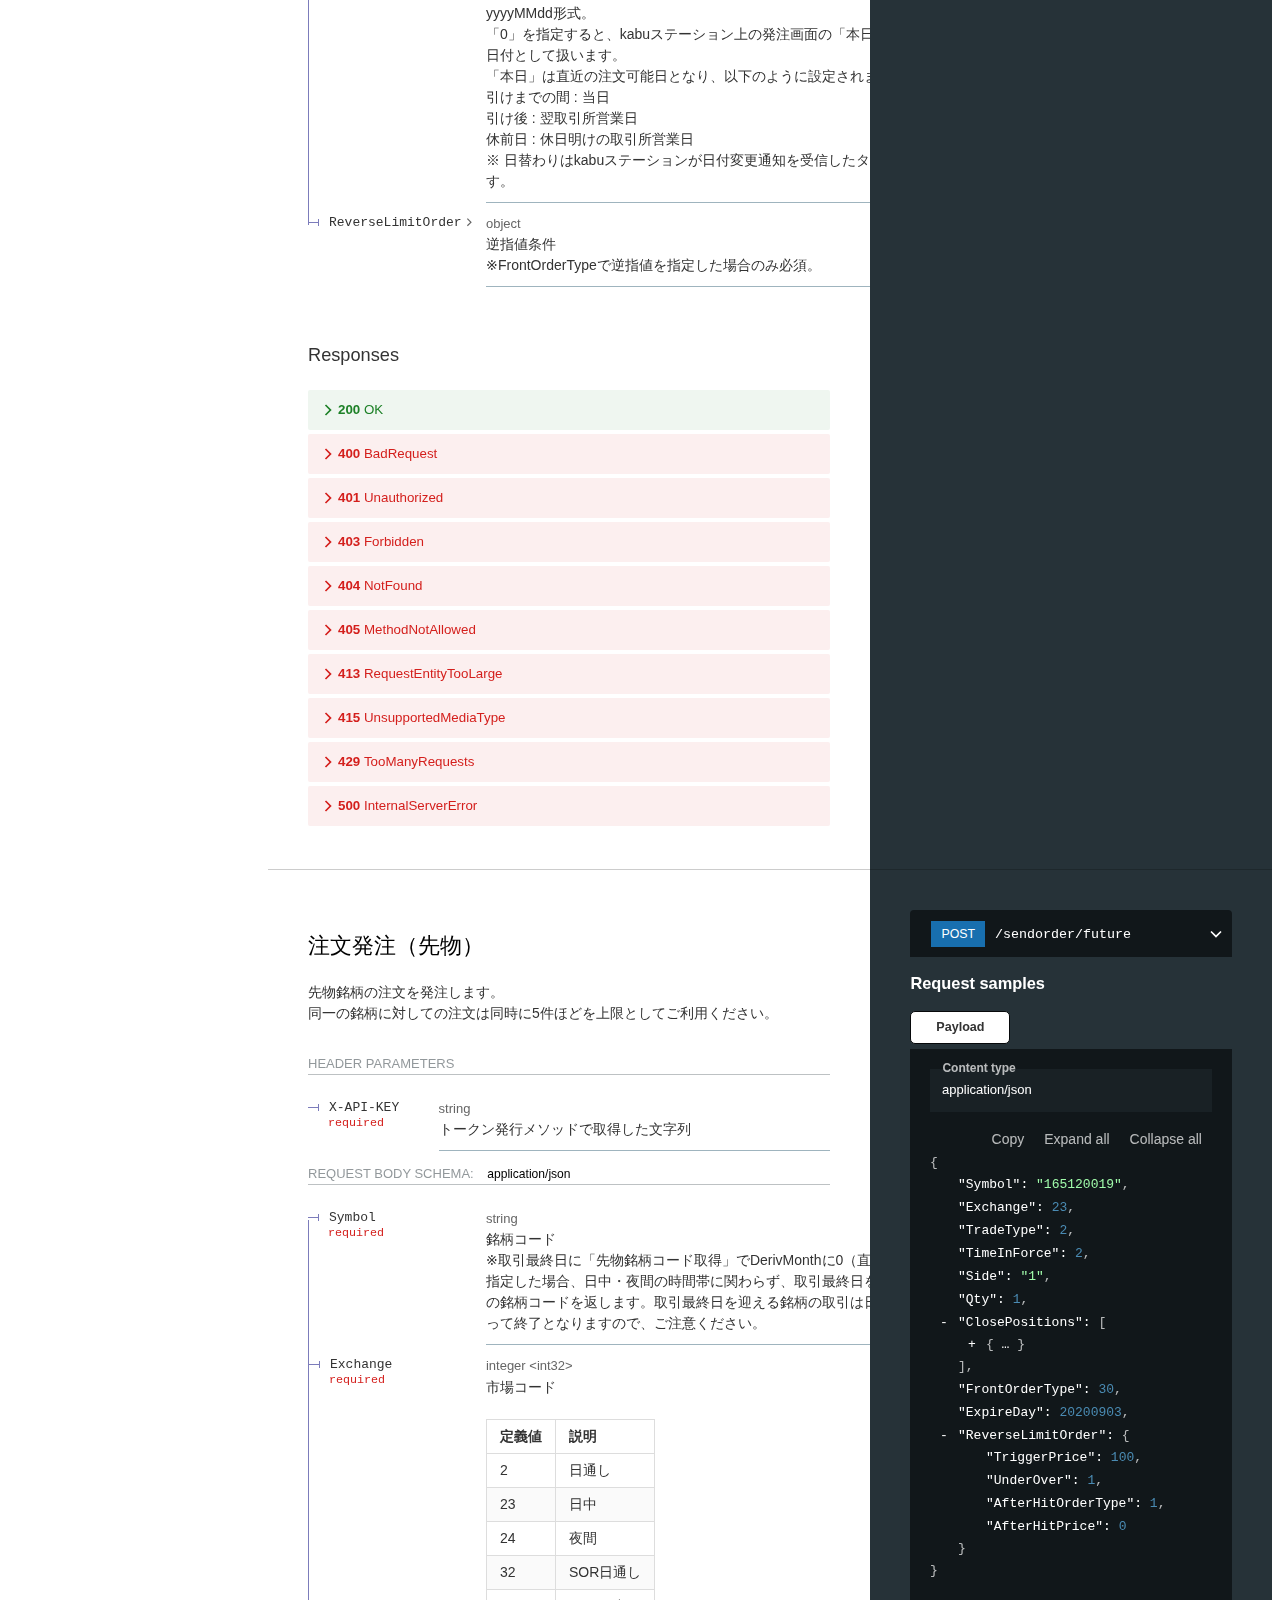
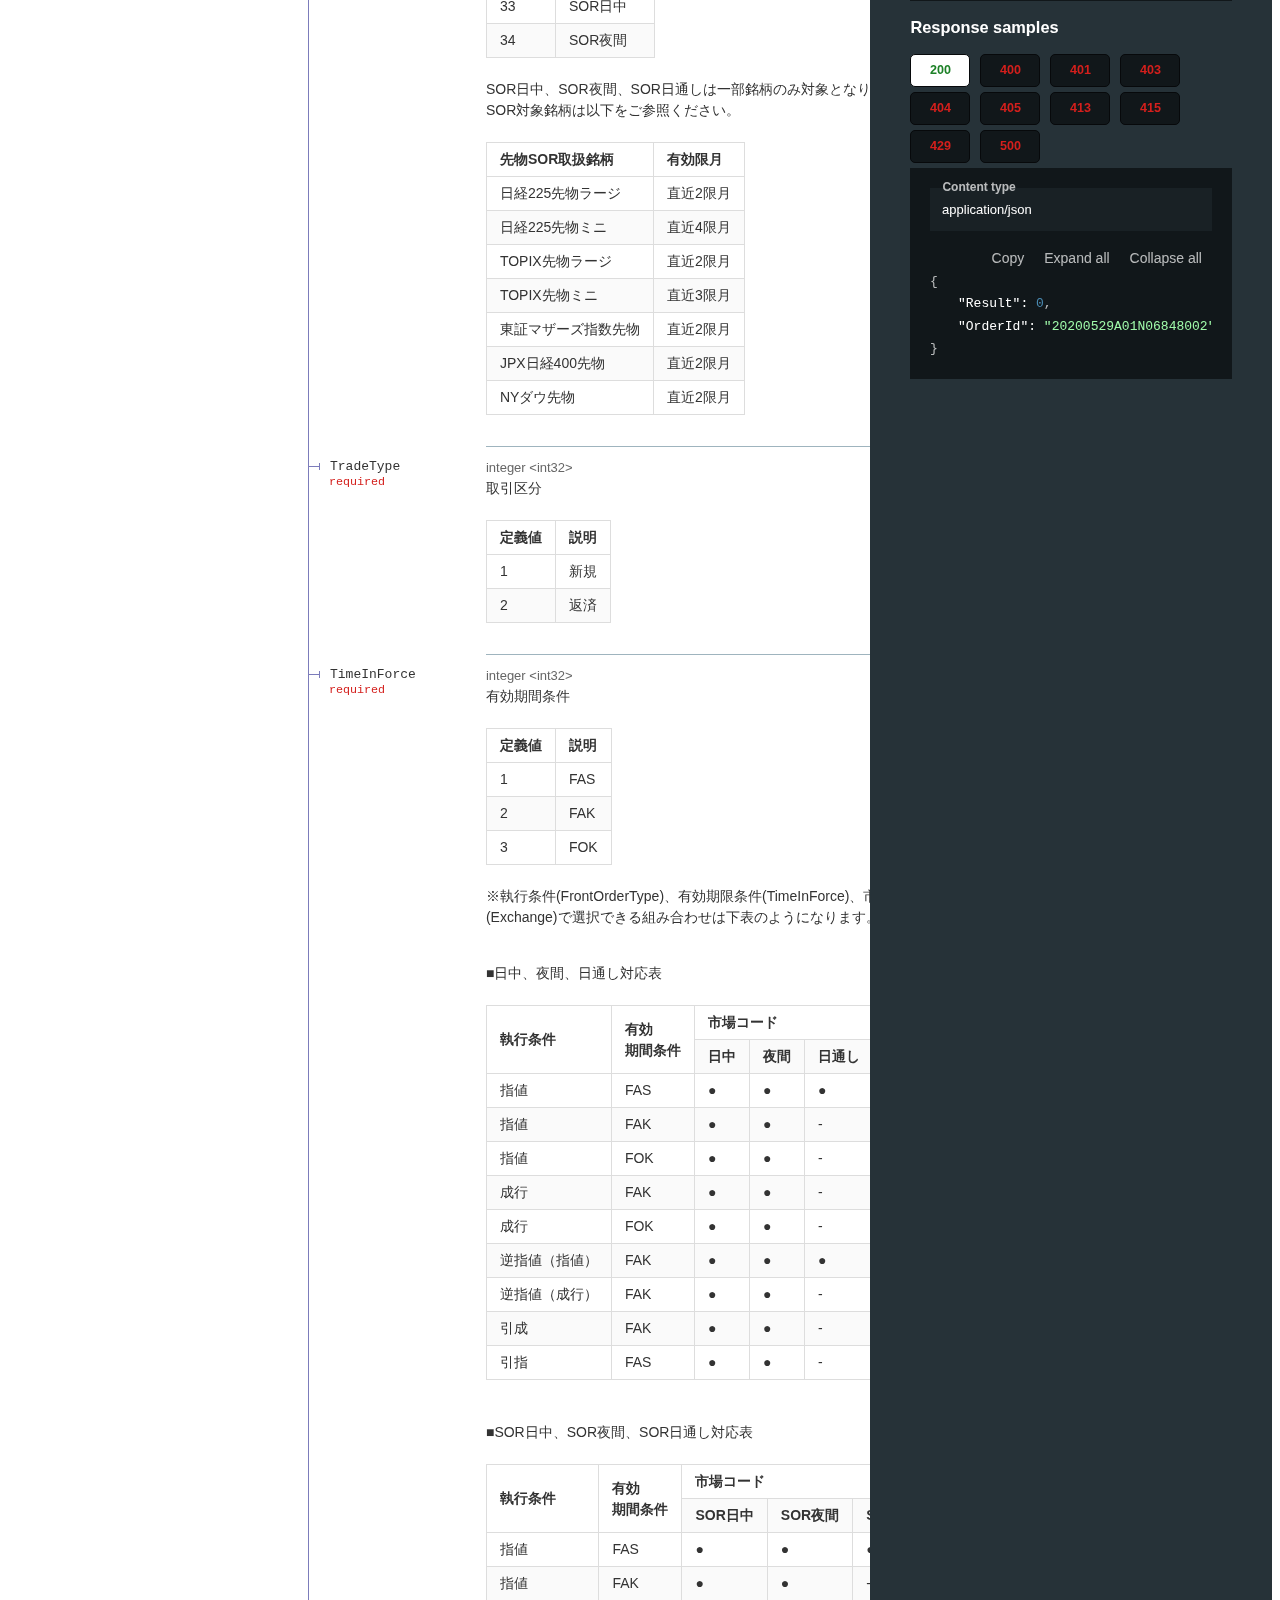
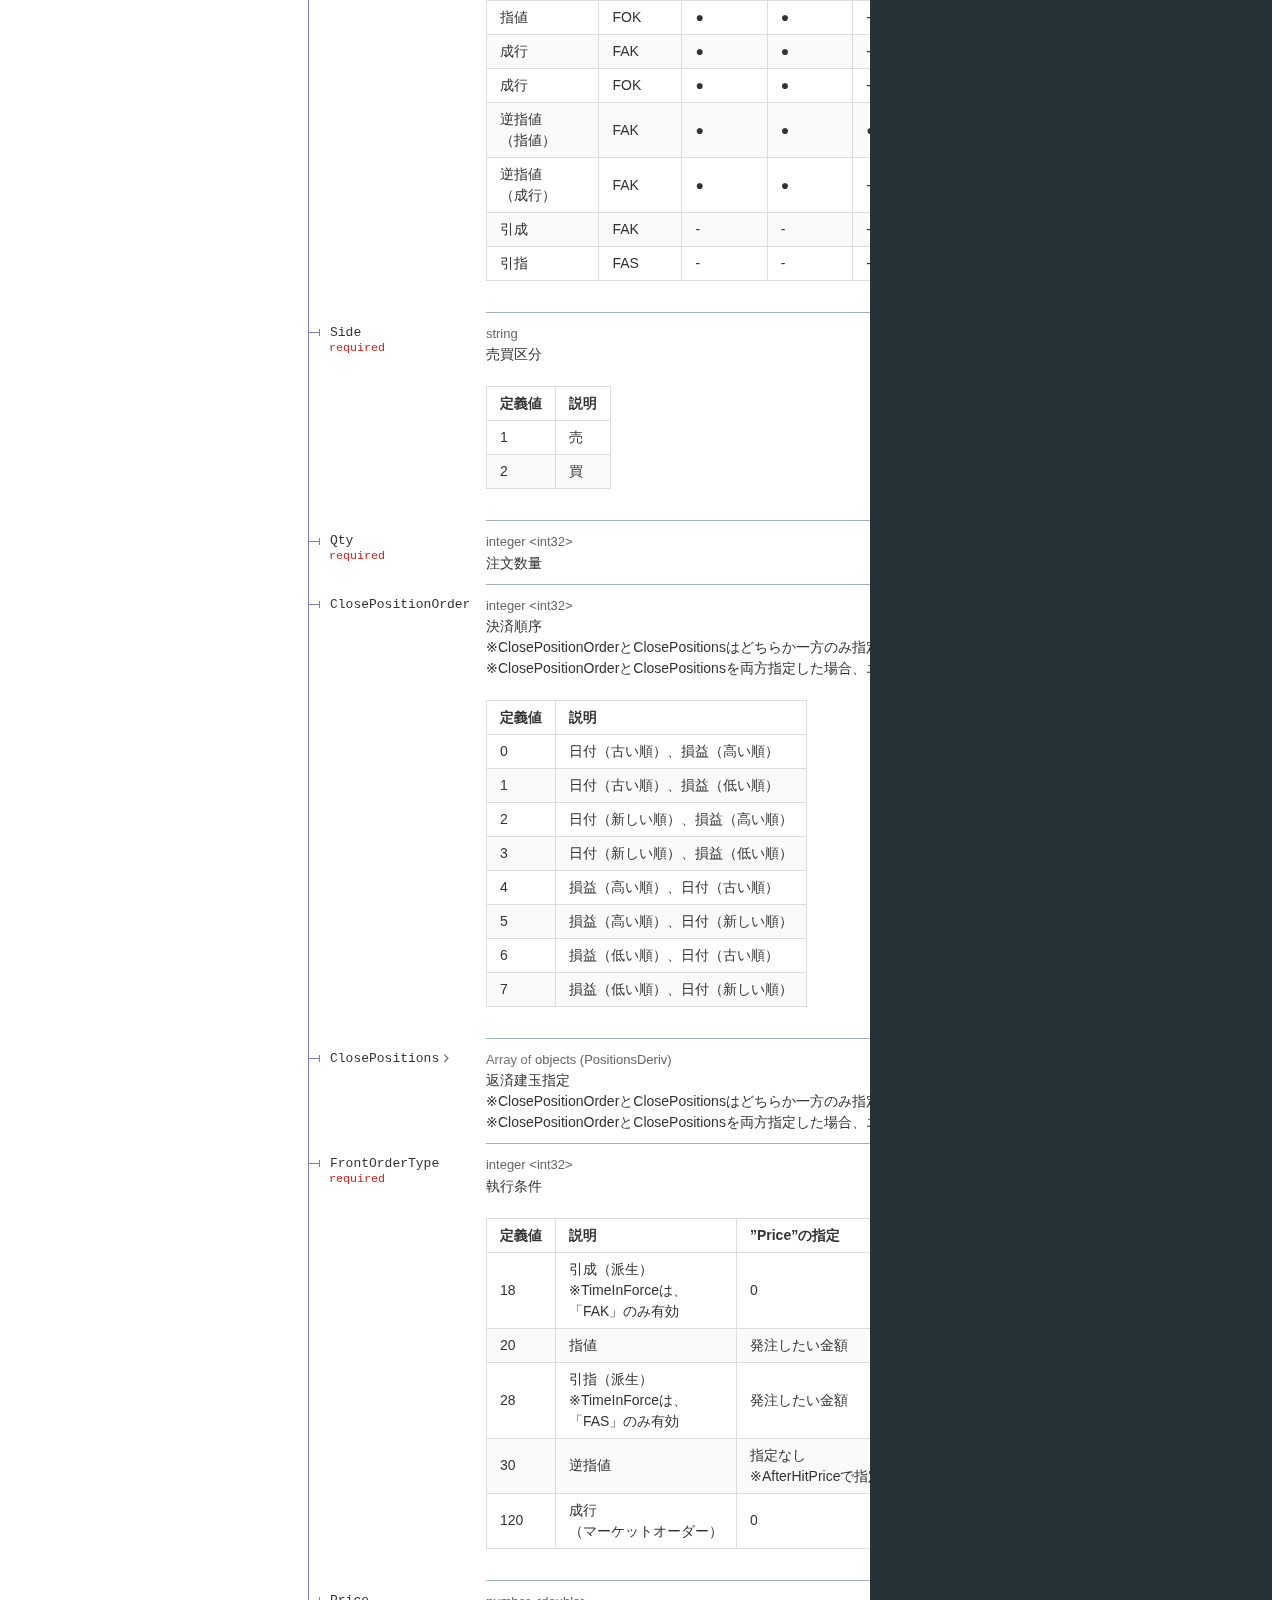
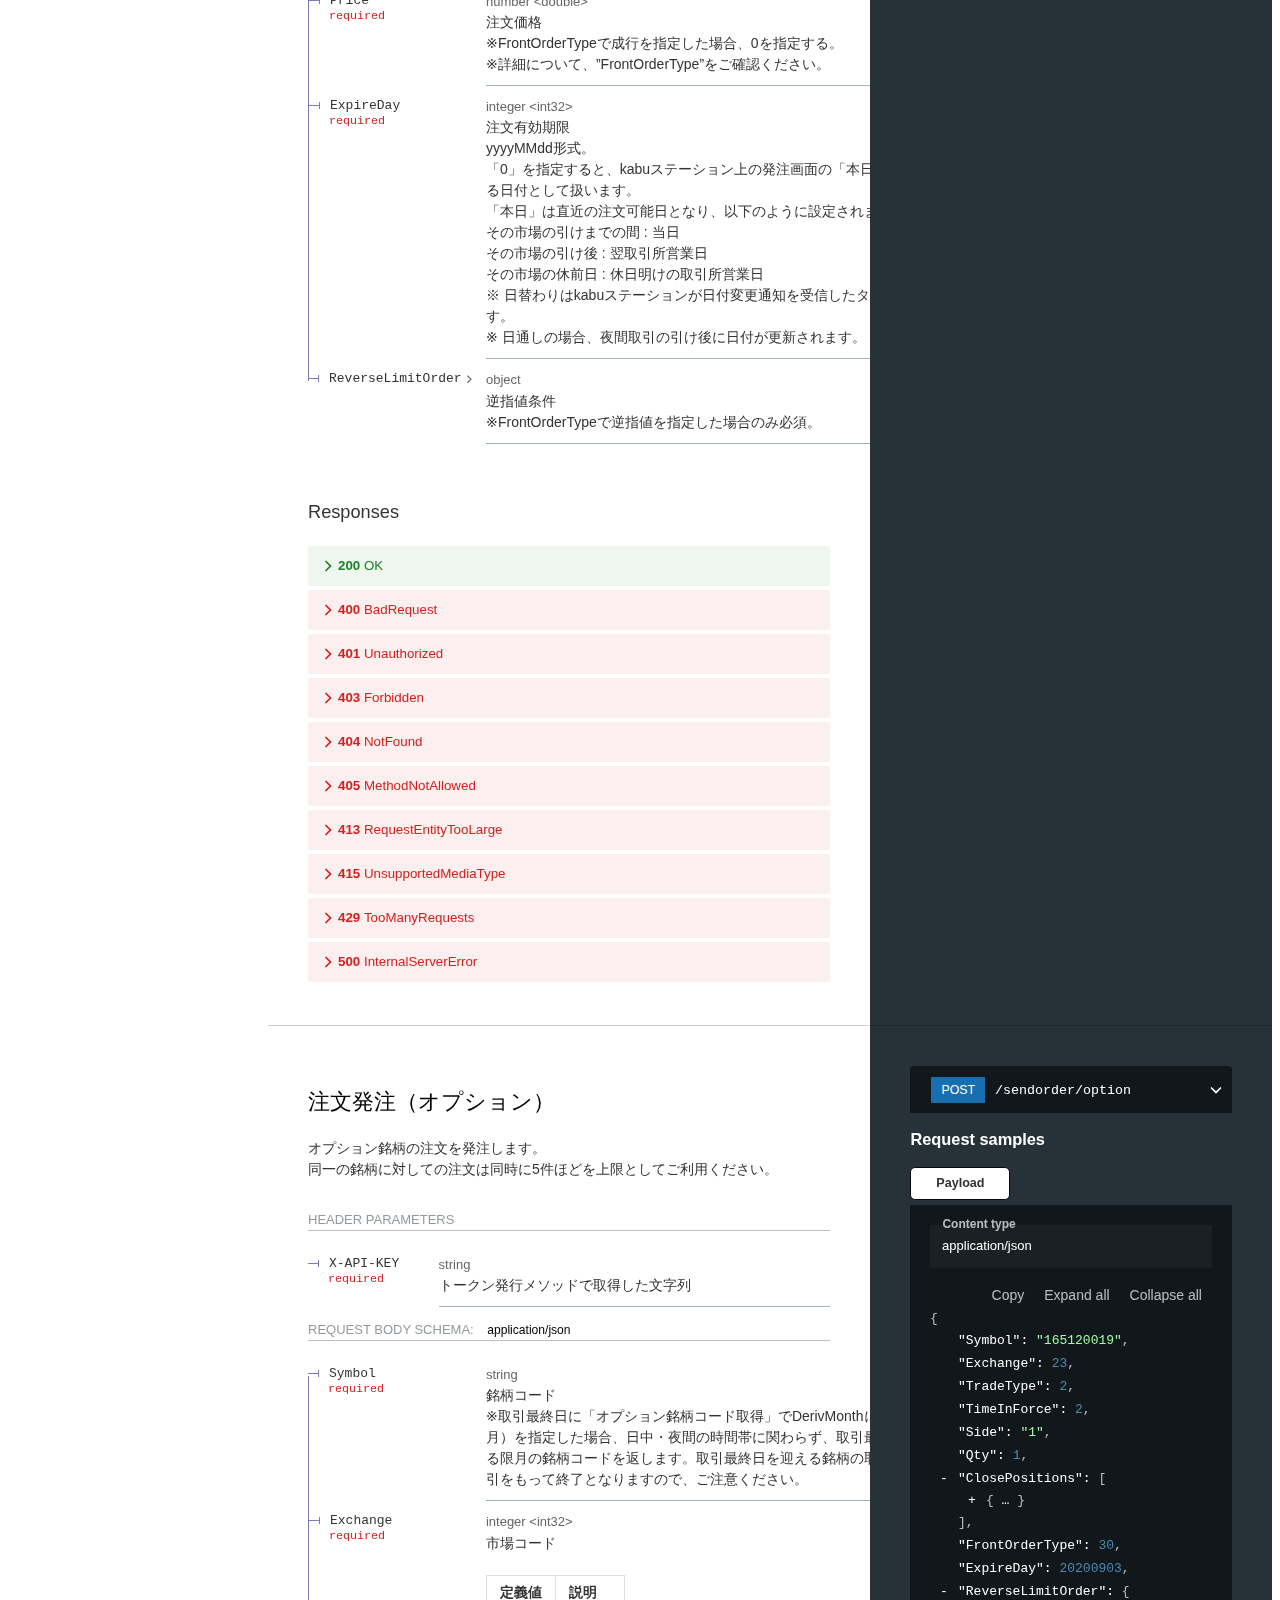
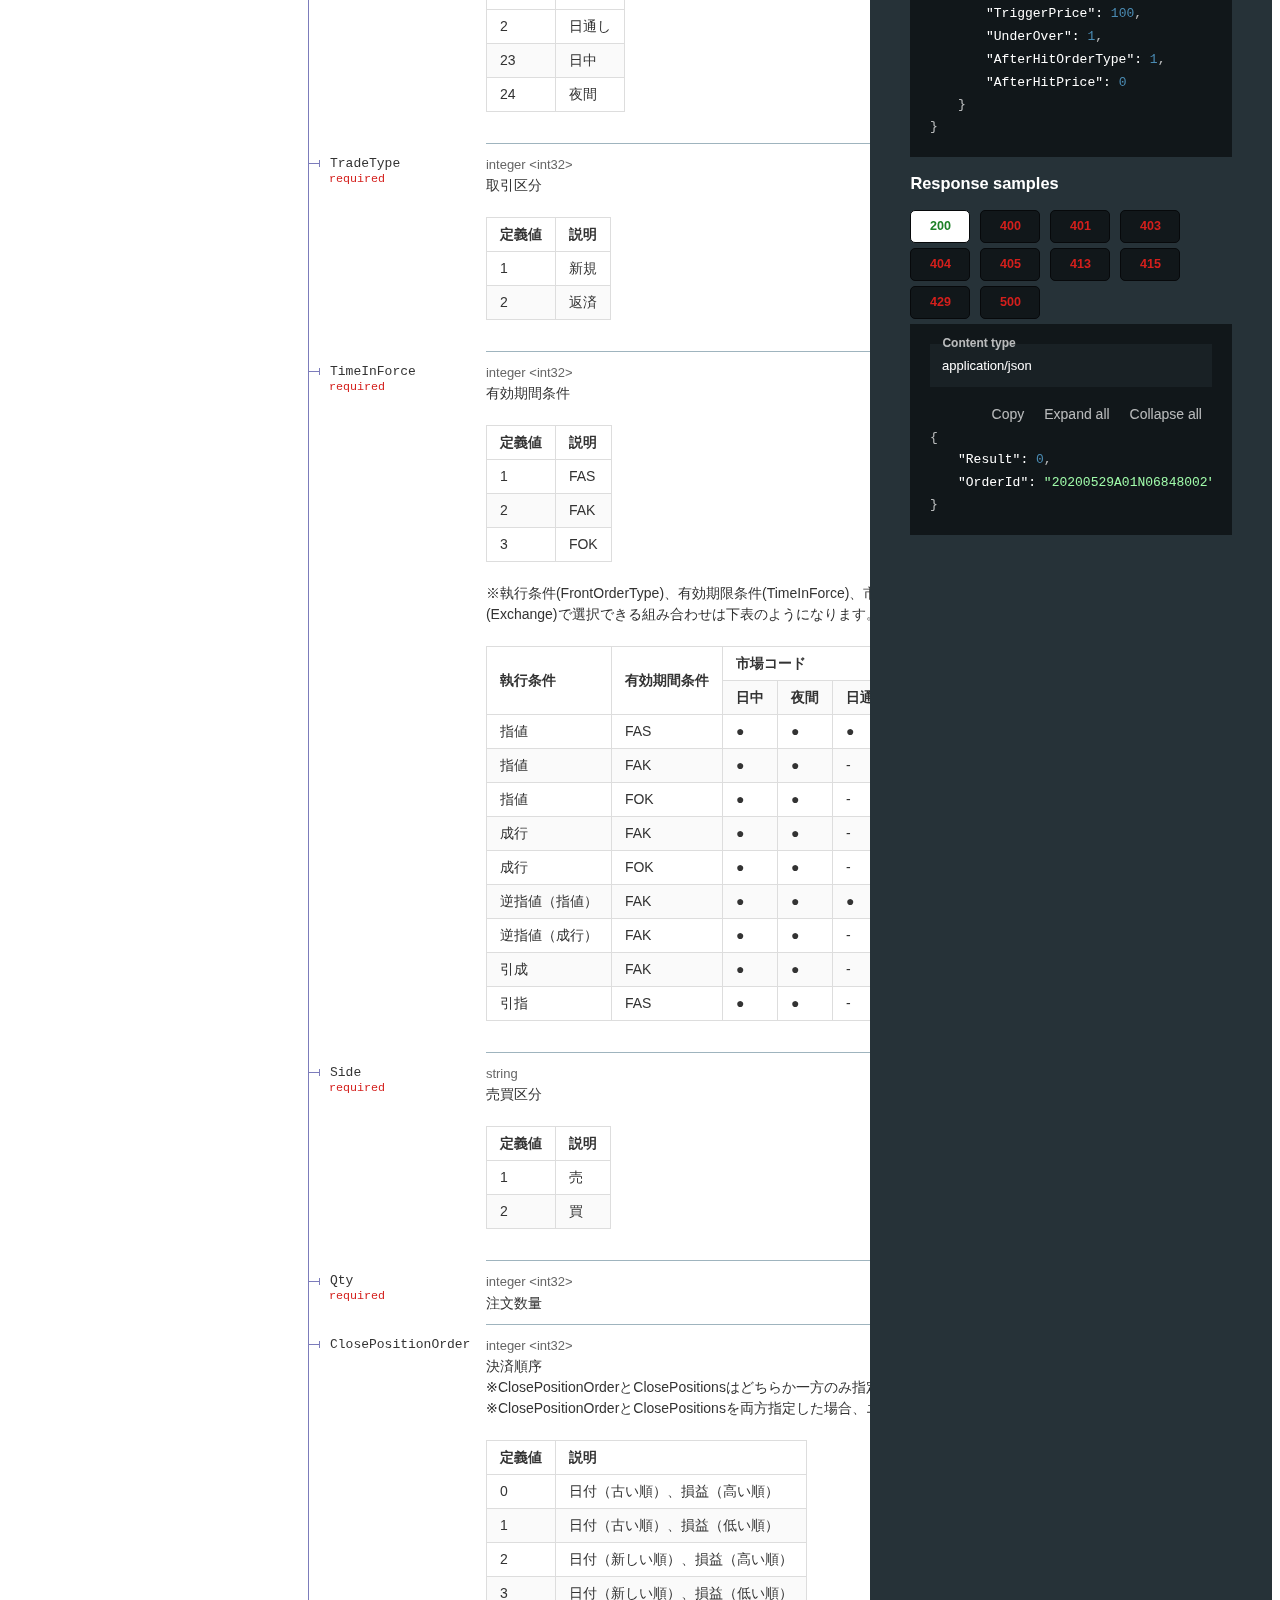
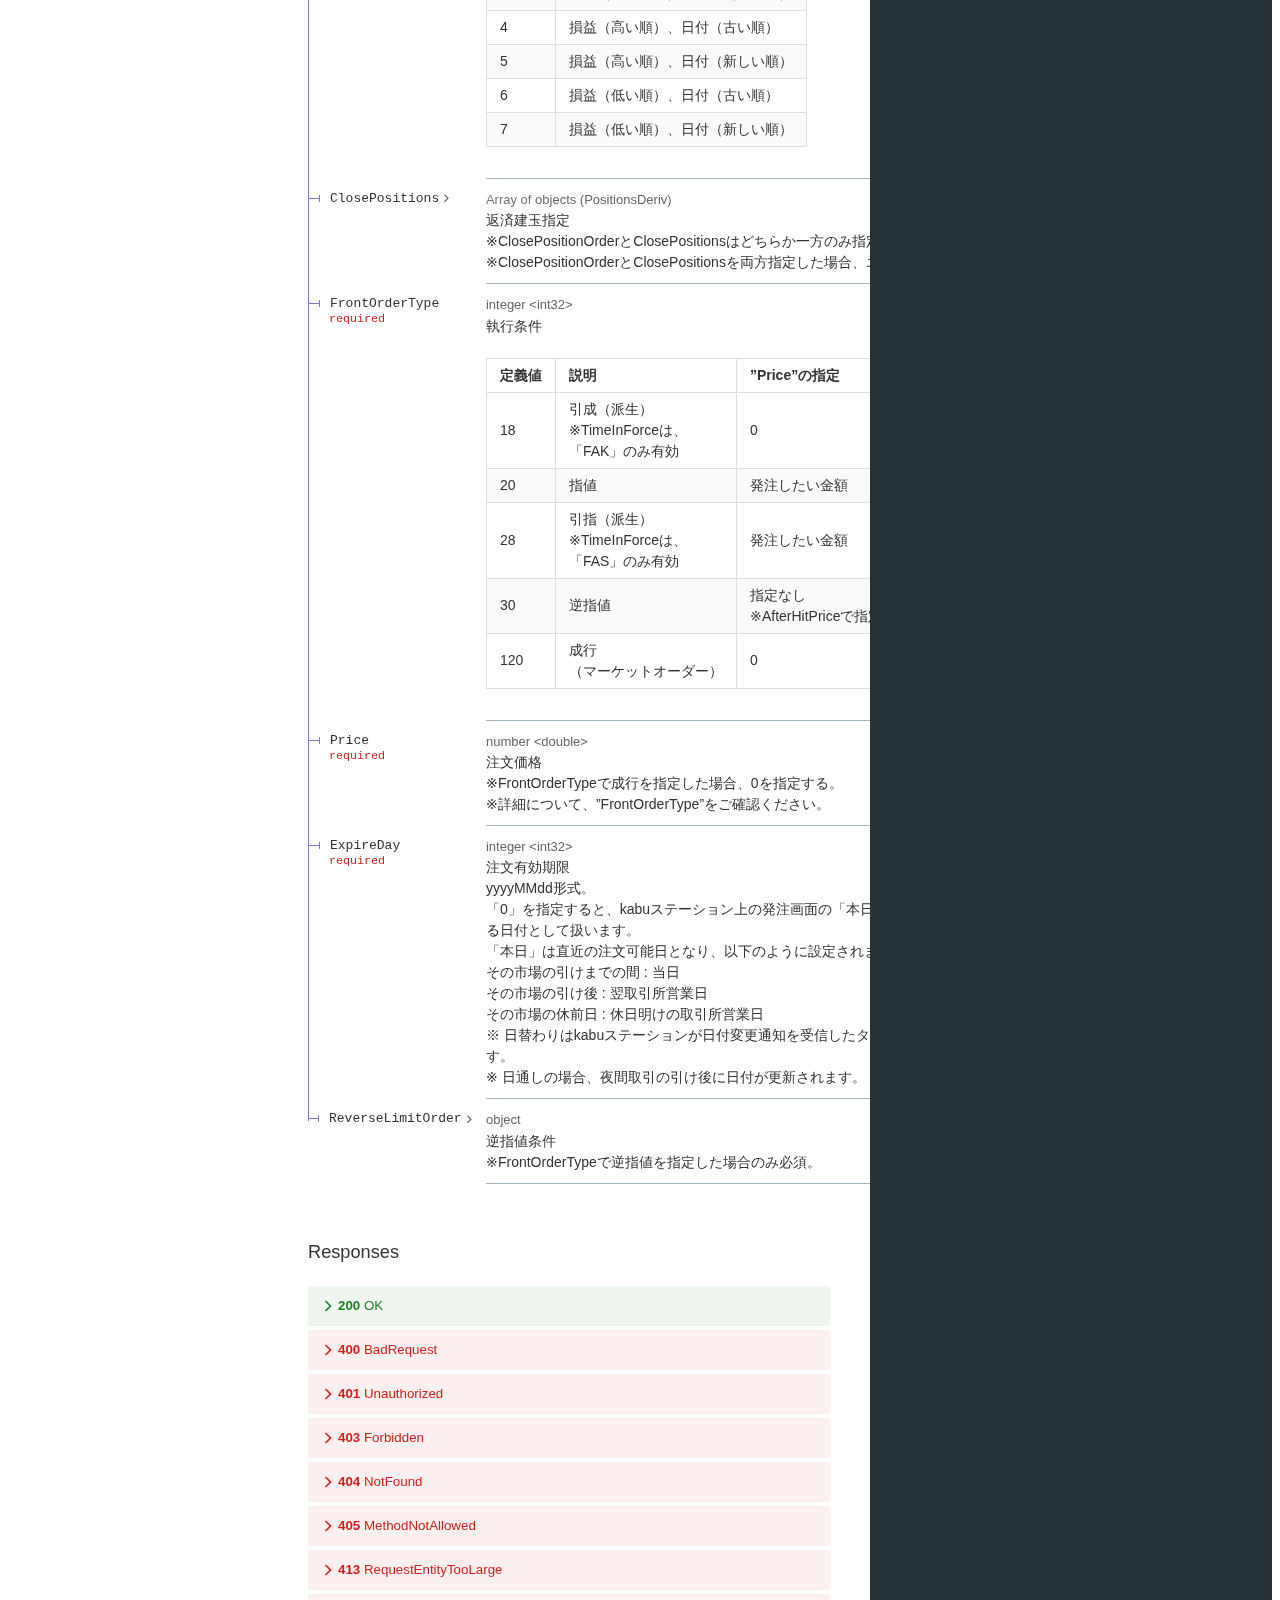
<file: reference/index.html>
<!DOCTYPE html>
<html>

<head>
    <title>kabuステーションAPIリファレンス</title>
    <meta charset="utf-8" />
    <meta name="viewport" content="width=device-width, initial-scale=1">
</head>

<body>
    <redoc spec-url="kabu_STATION_API.yaml"></redoc>
    <script src="bundles/redoc.standalone.js">
    </script>
</body>

</html>
</file>
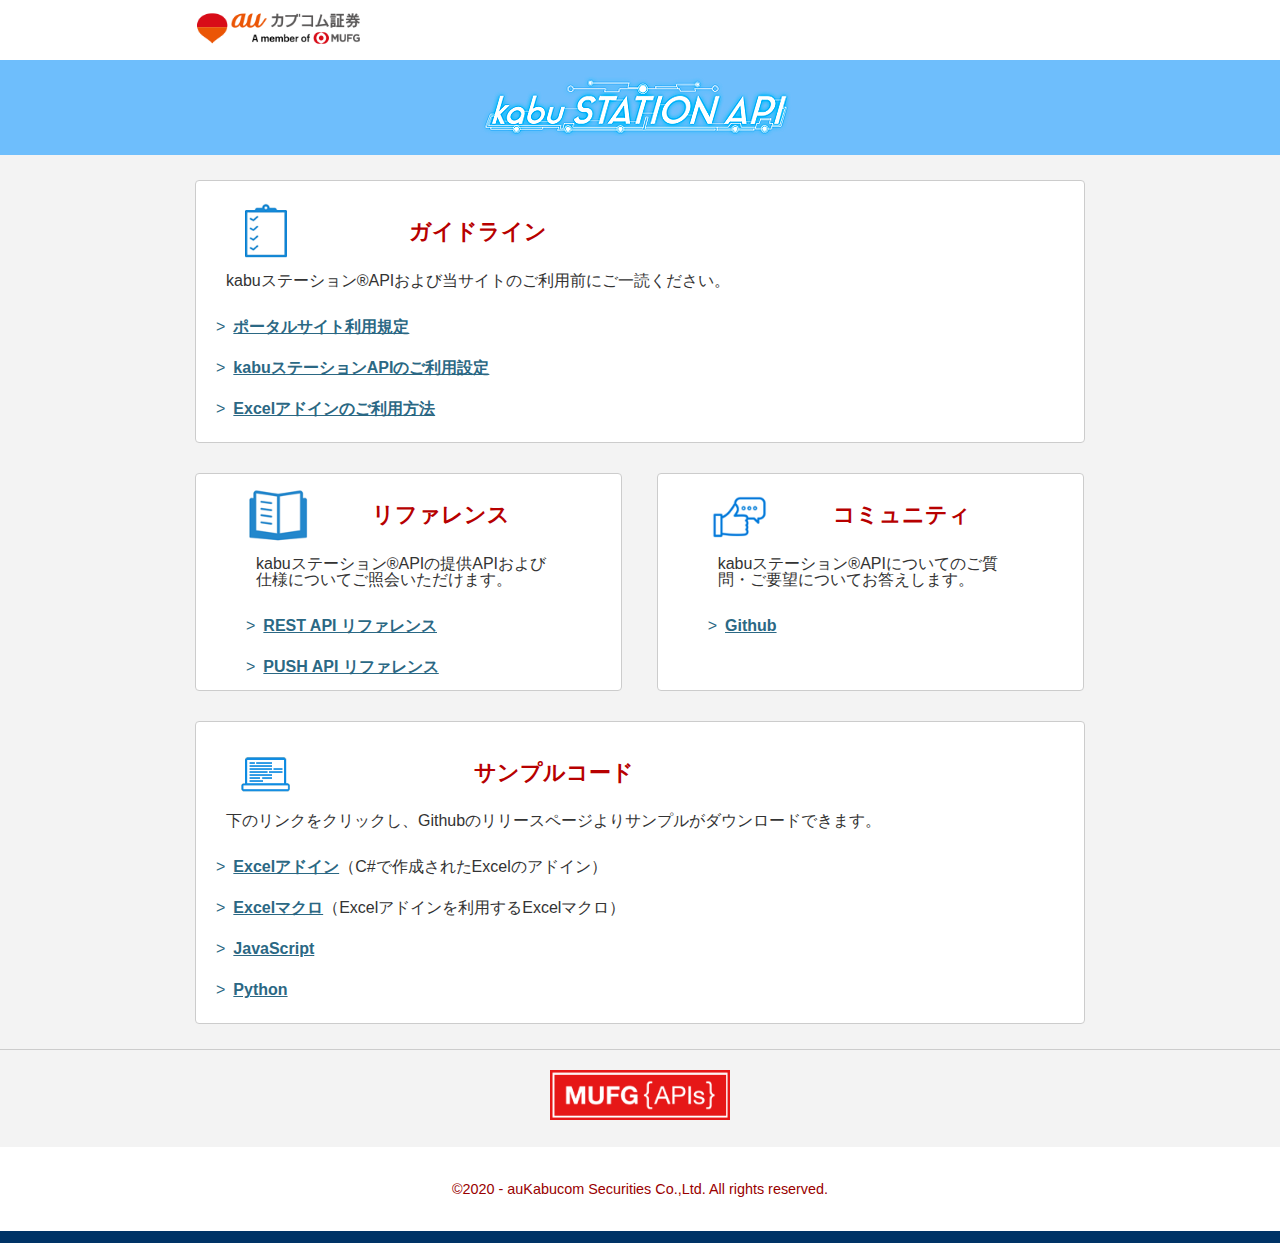
<file: docs/ptal/index.html>
<!DOCTYPE html>
<html>
<head>
	<meta charset="utf-8">
	<meta name="Description" content="kabuステーション APIに関するページです。">
	<meta name="Keywords" content="auKabucom, kabu.com,auカブコム証券, カブドットコム証券,API">
	<title>kabuステーション API ｜株のことならネット証券会社【auカブコム証券】</title>
	<meta name="viewport" content="width=device-width,initial-scale=1.0,minimum-scale=1.0">
	<meta name="format-detection" content="telephone=no">
	<meta http-equiv="X-UA-Compatible" content="IE=edge">
	<link rel="stylesheet" type="text/css" href="content/css/common.css">
	<link rel="stylesheet" type="text/css" href="content/css/index.css">
</head>
<body>
	<header>
		<p class="logo">
			<a href="https://kabu.com" target="_blank">
				<img src="content/image/common/logo-kabucomau.png" width="180px" />
			</a>
		</p>
	</header>
	<main>
		<div id="visual">
			<section class="visual-inner">
			<h1>
				<a href="index.html">
					<img src="content/image/common/logo.png" alt="kabuステーションAPI" width="520px" />
				</a>
			</h1>
			</section>
		</div>

		<div id="contents">
			<div id="contents-inner">
				<div class="issue">
					<div class="issue-inner">
						<p class="icon"><img src="content/image/index/icon_guide.png" /></p>
						<h2>ガイドライン</h2>
						<p class="comment">kabuステーション&#174;APIおよび当サイトのご利用前にご一読ください。</p>
						<dl>
							<dt><a href="guide.html">ポータルサイト利用規定</a></dt>
						</dl>
						<dl>
							<dt><a href="howto.html">kabuステーションAPIのご利用設定</a></dt>
						</dl>
						<dl>
							<dt><a href="add-in.html">Excelアドインのご利用方法</a></dt>
						</dl>
					</div>
				</div>

				<div class="read">
					<div class="reference">
						<p class="icon"><img src="content/image/index/icon_reference.png" /></p>
						<h2>リファレンス</h2>
						<p class="comment">kabuステーション&#174;APIの提供APIおよび仕様についてご照会いただけます。</p>
						<dl>
							<dt><a href="../reference/index.html">REST API リファレンス</a></dt>
						</dl>
						<dl>
							<dt><a href="push.html">PUSH API リファレンス</a></dt>
						</dl>
					</div>
					<div class="guide">
						<p class="icon"><img src="content/image/index/icon_issue.png" /></p>
						<h2>コミュニティ</h2>
						<p class="comment">kabuステーション&#174;APIについてのご質問・ご要望についてお答えします。</p>
						<dl>
							<dt><a target="_blank" href="https://github.com/kabucom/kabusapi">Github</a></dt>
						</dl>
						<dl>
							<br>
						</dl>
					</div>
				</div>

				<div class="issue">
					<div class="issue-inner">
						<p class="icon"><img src="content/image/index/icon_push.png" /></p>
						<h2>サンプルコード</h2>
						<p class="comment">下のリンクをクリックし、Githubのリリースページよりサンプルがダウンロードできます。</p>
						<dl>
							<dt><a target="_blank" href="https://github.com/kabucom/kabusapi/releases/tag/ExcelAddin-v1.0.0">Excelアドイン</a>（C#で作成されたExcelのアドイン）</dt>
						</dl>
						<dl>
							<dt><a target="_blank" href="https://github.com/kabucom/kabusapi/releases/tag/ExcelMacro-v1.0.0">Excelマクロ</a>（Excelアドインを利用するExcelマクロ）</dt>
						</dl>
						<dl>
							<dt><a target="_blank" href="https://github.com/kabucom/kabusapi/releases/tag/JavaScript-v1.0.0">JavaScript</a></dt>
						</dl>
						<dl>
							<dt><a target="_blank" href="https://github.com/kabucom/kabusapi/releases/tag/Python-v1.0.0">Python</a></dt>
						</dl>
					</div>
				</div>

			</div>

			<div class="bnrarea">
				<a href="https://innovation.mufg.jp/api/" target="_blank"><img src="content/image/common/logo-mufg.png" width="180px" /></a>
			</div>

		</div>
	</main>
	<footer>
		<p class="copy">&copy;2020 - auKabucom Securities Co.,Ltd. All rights reserved.</p>
	</footer>
</body>
</html>
</file>
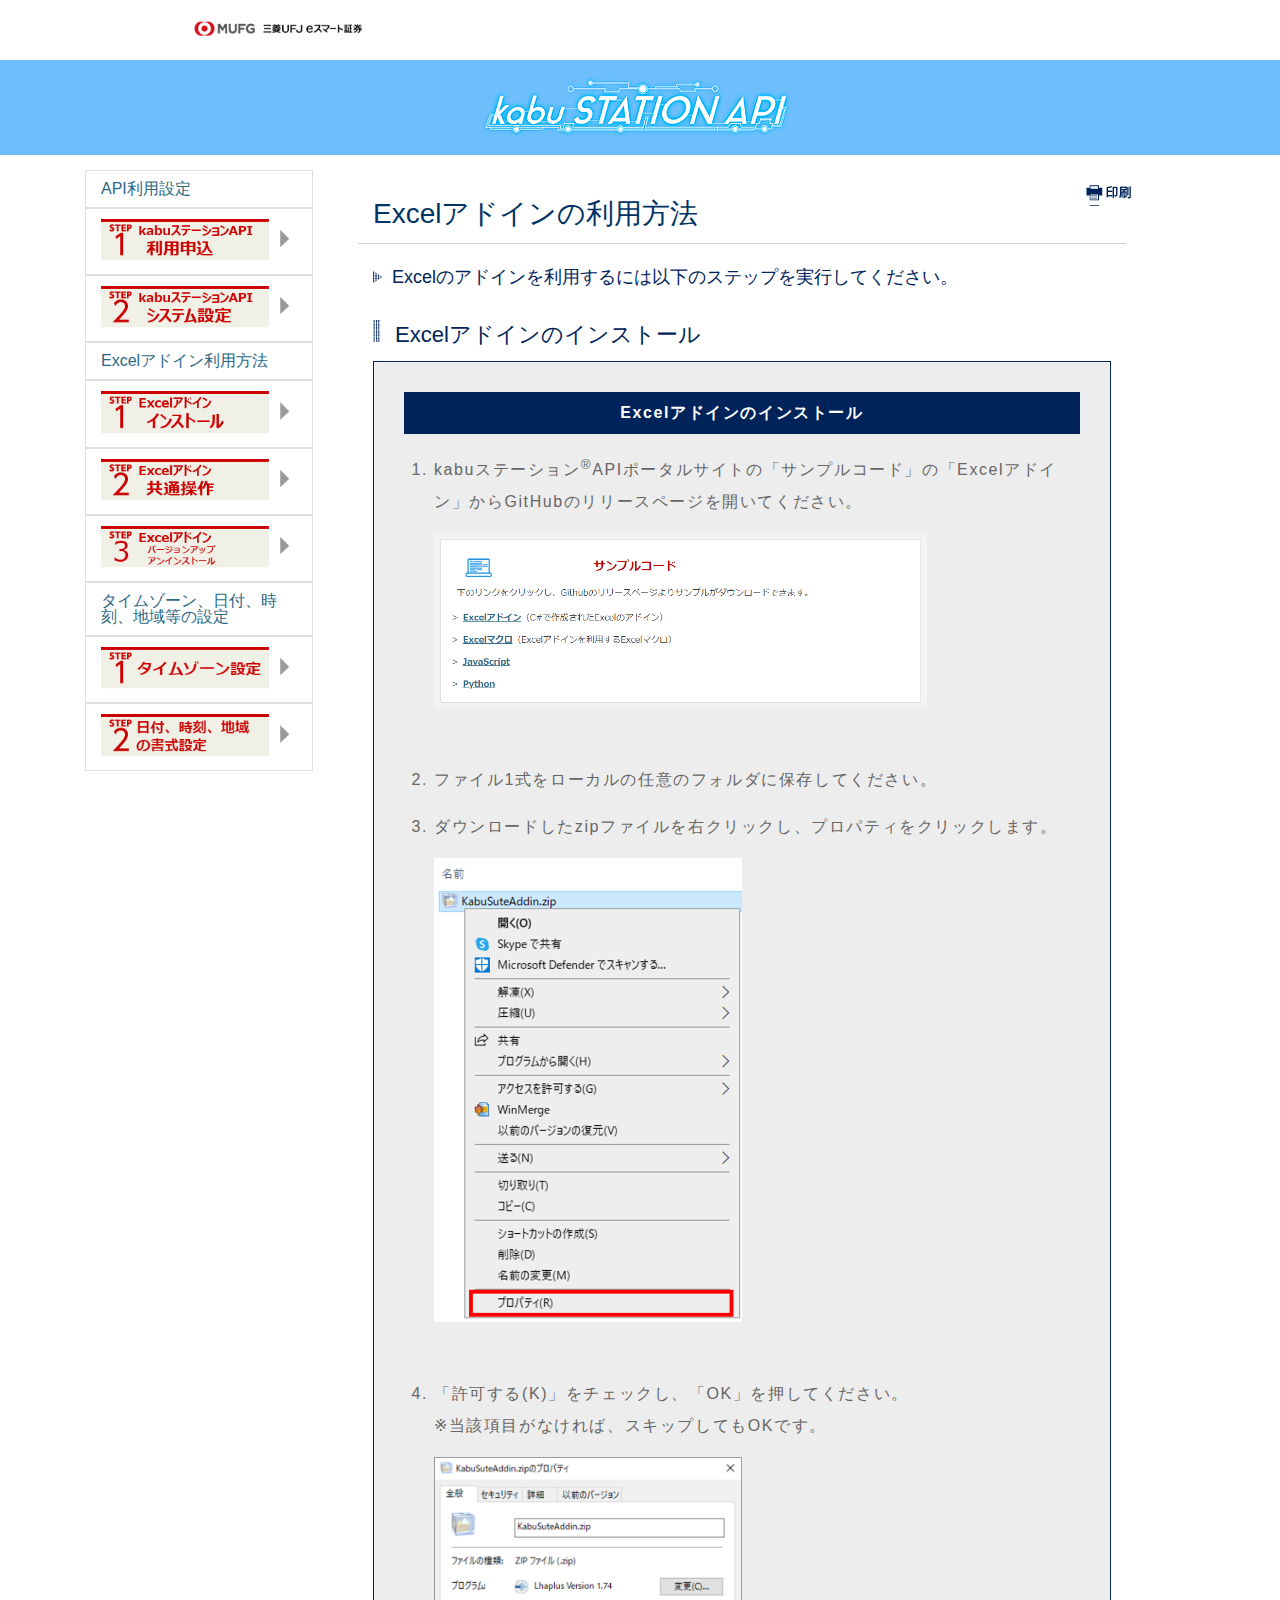
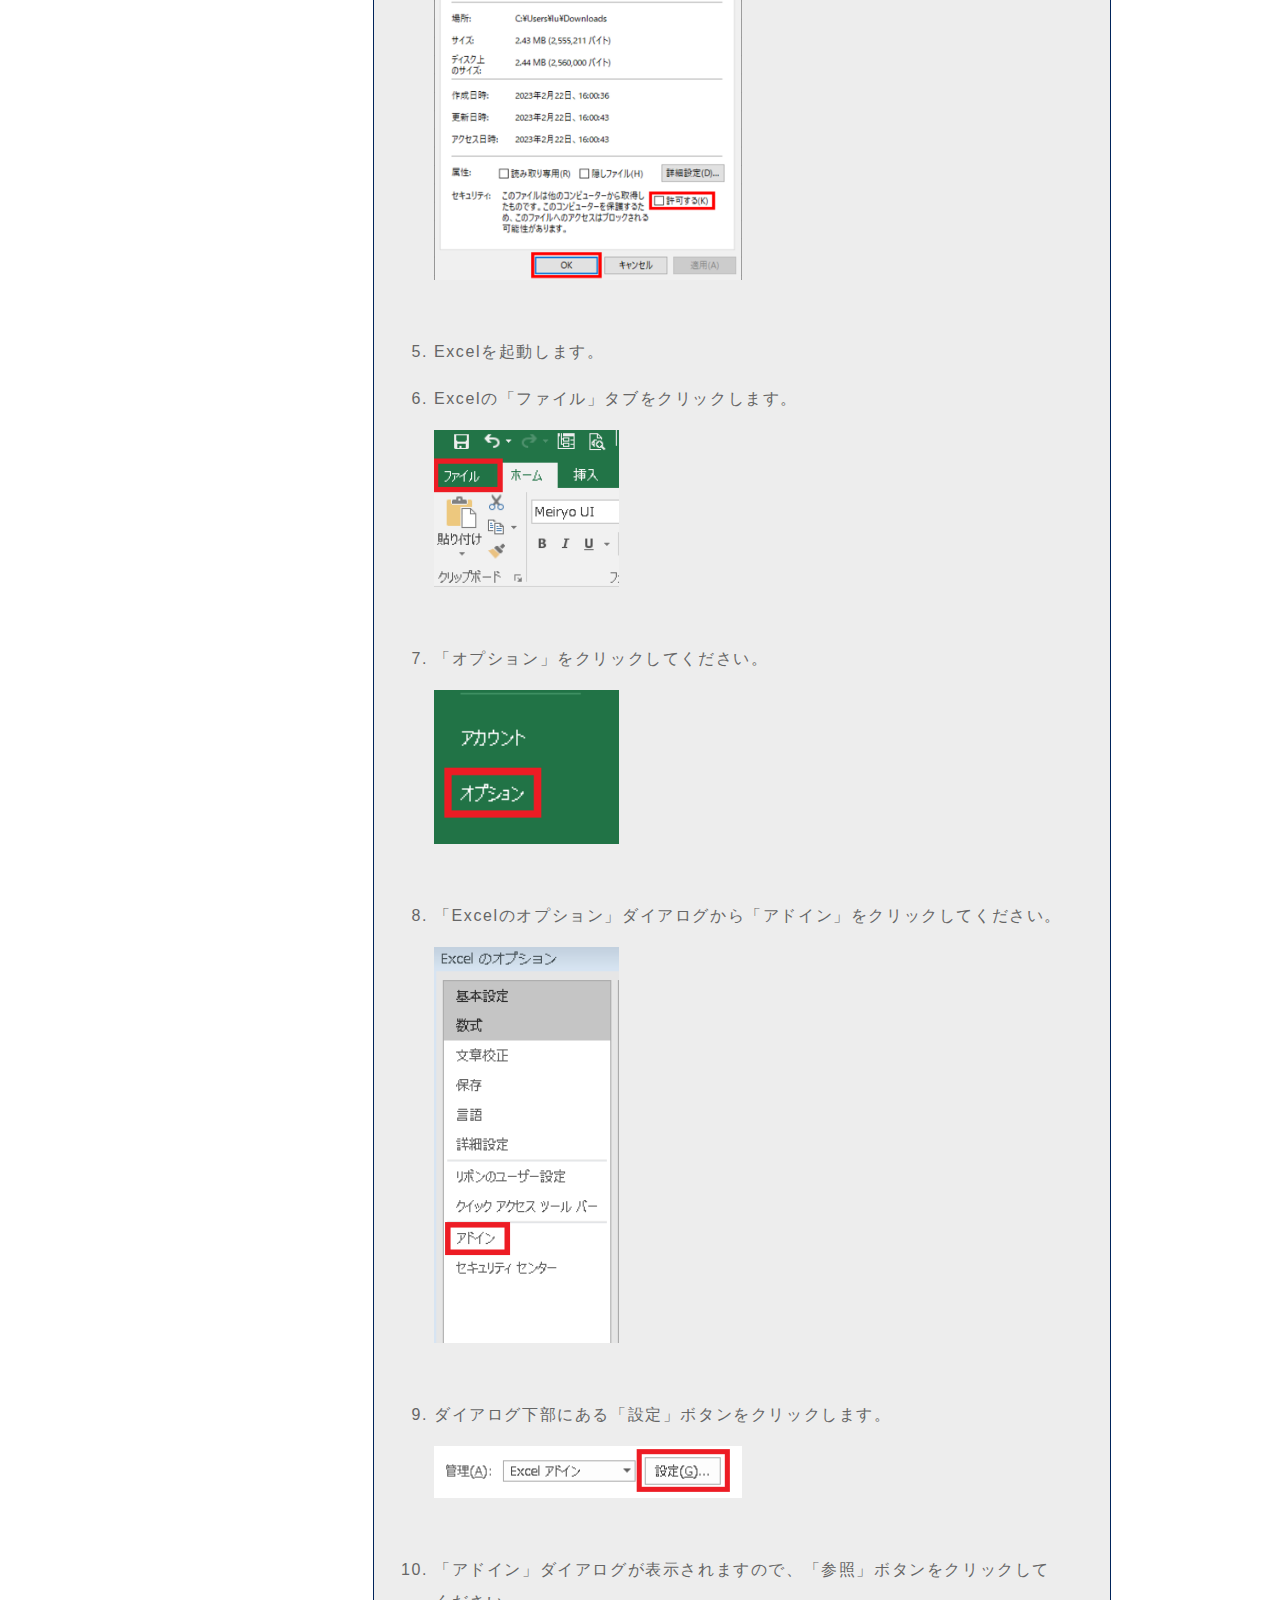
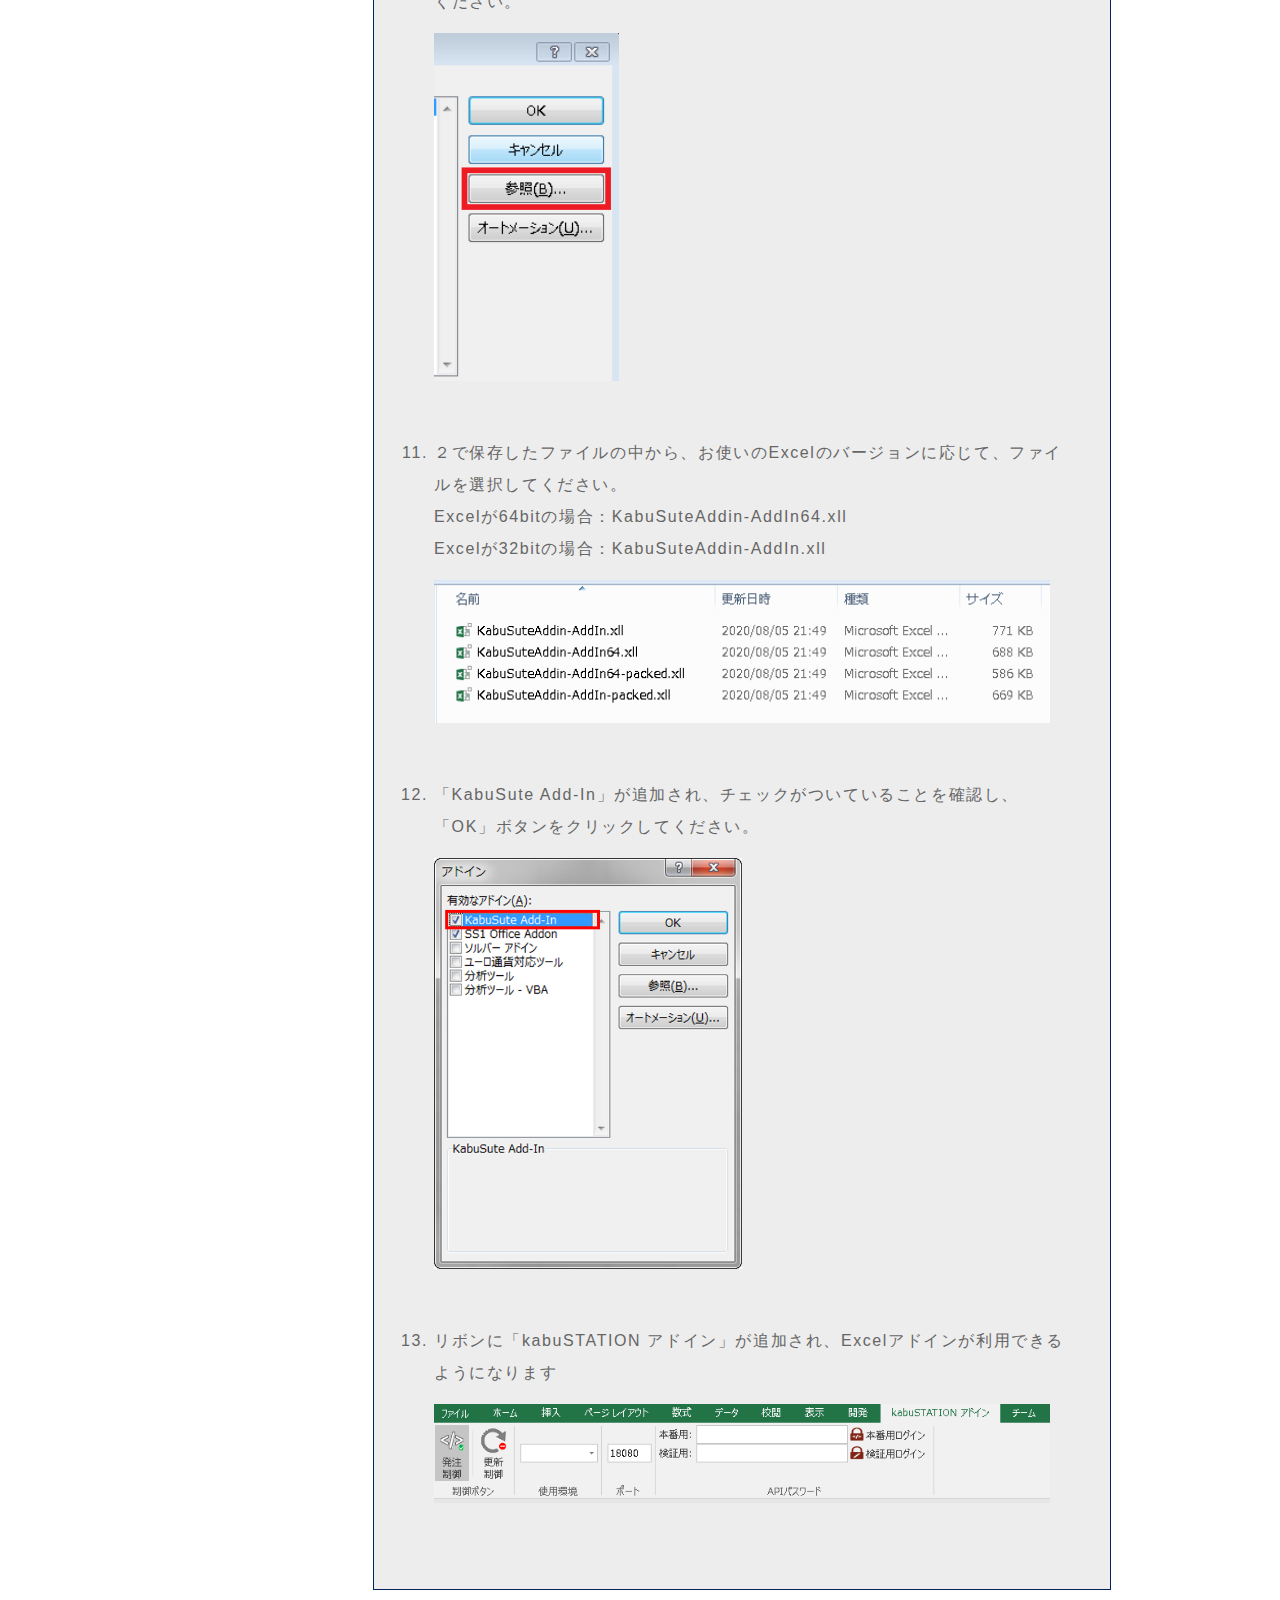
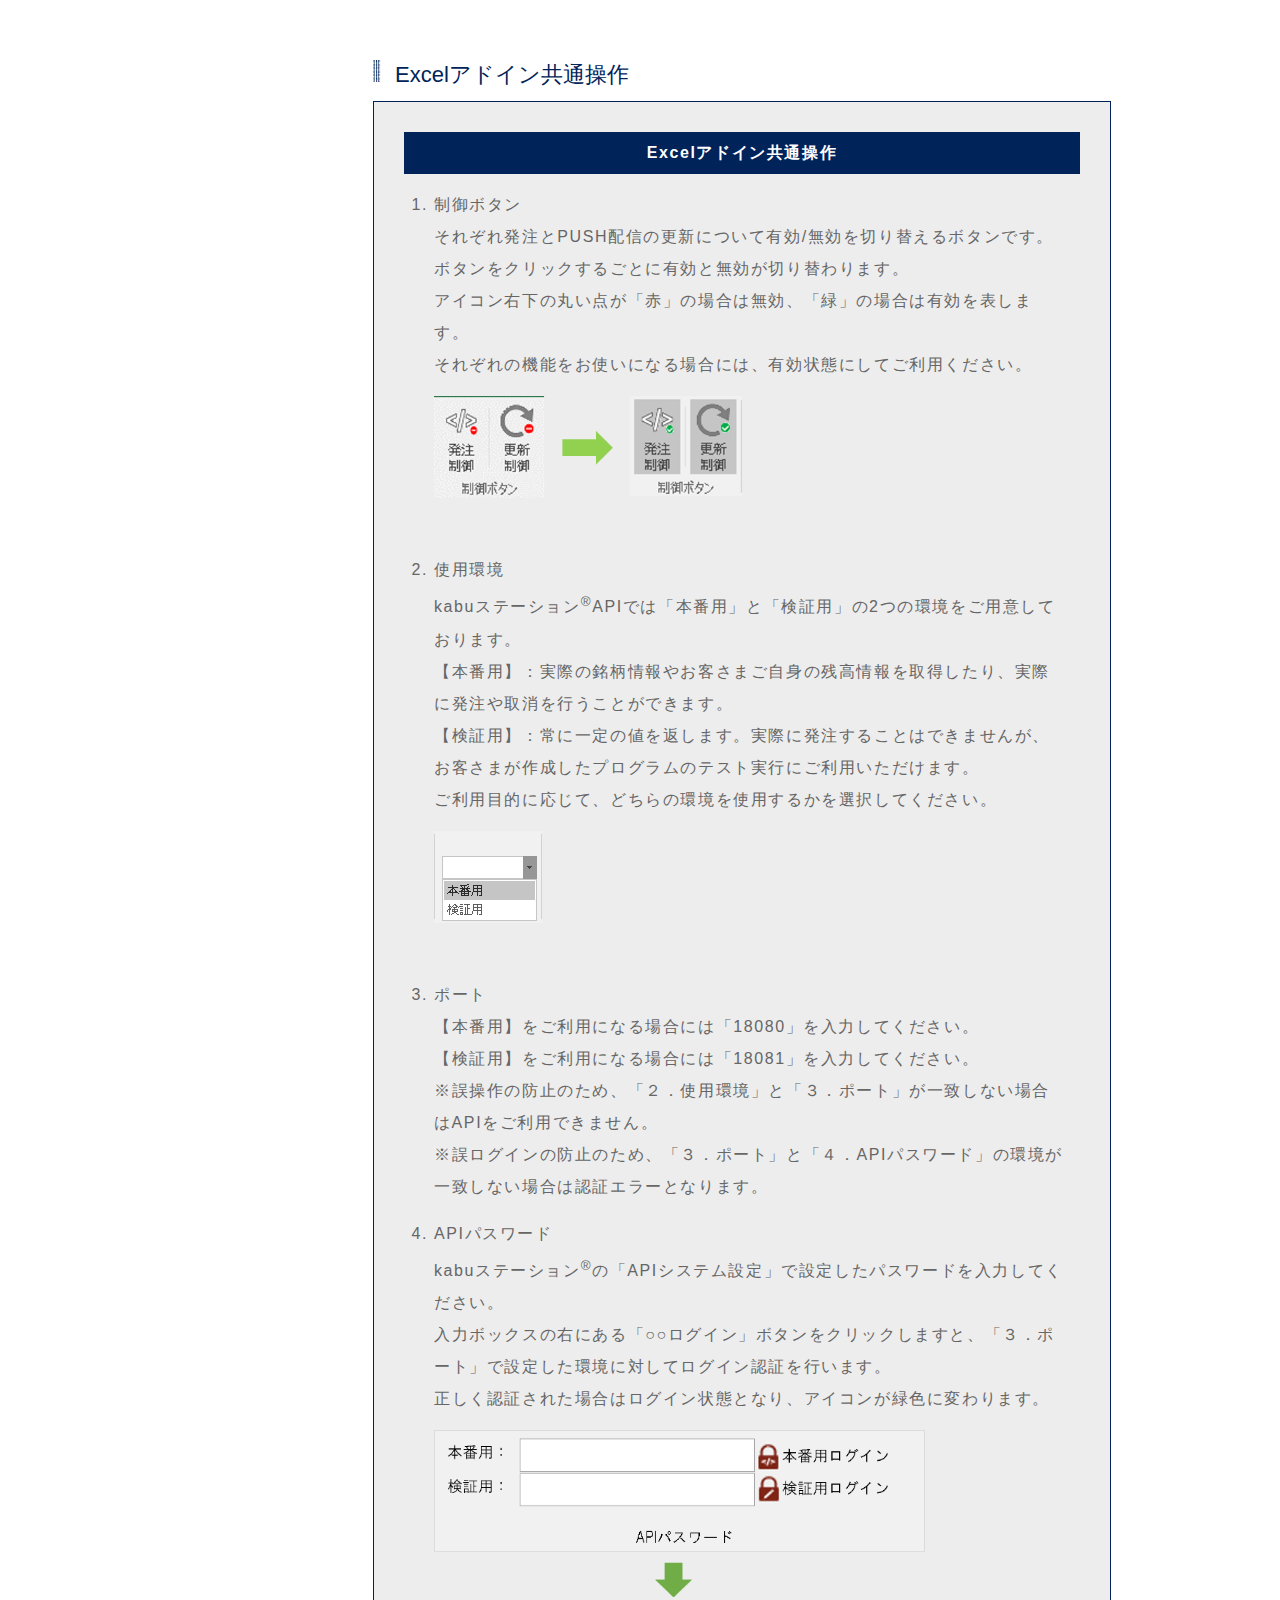
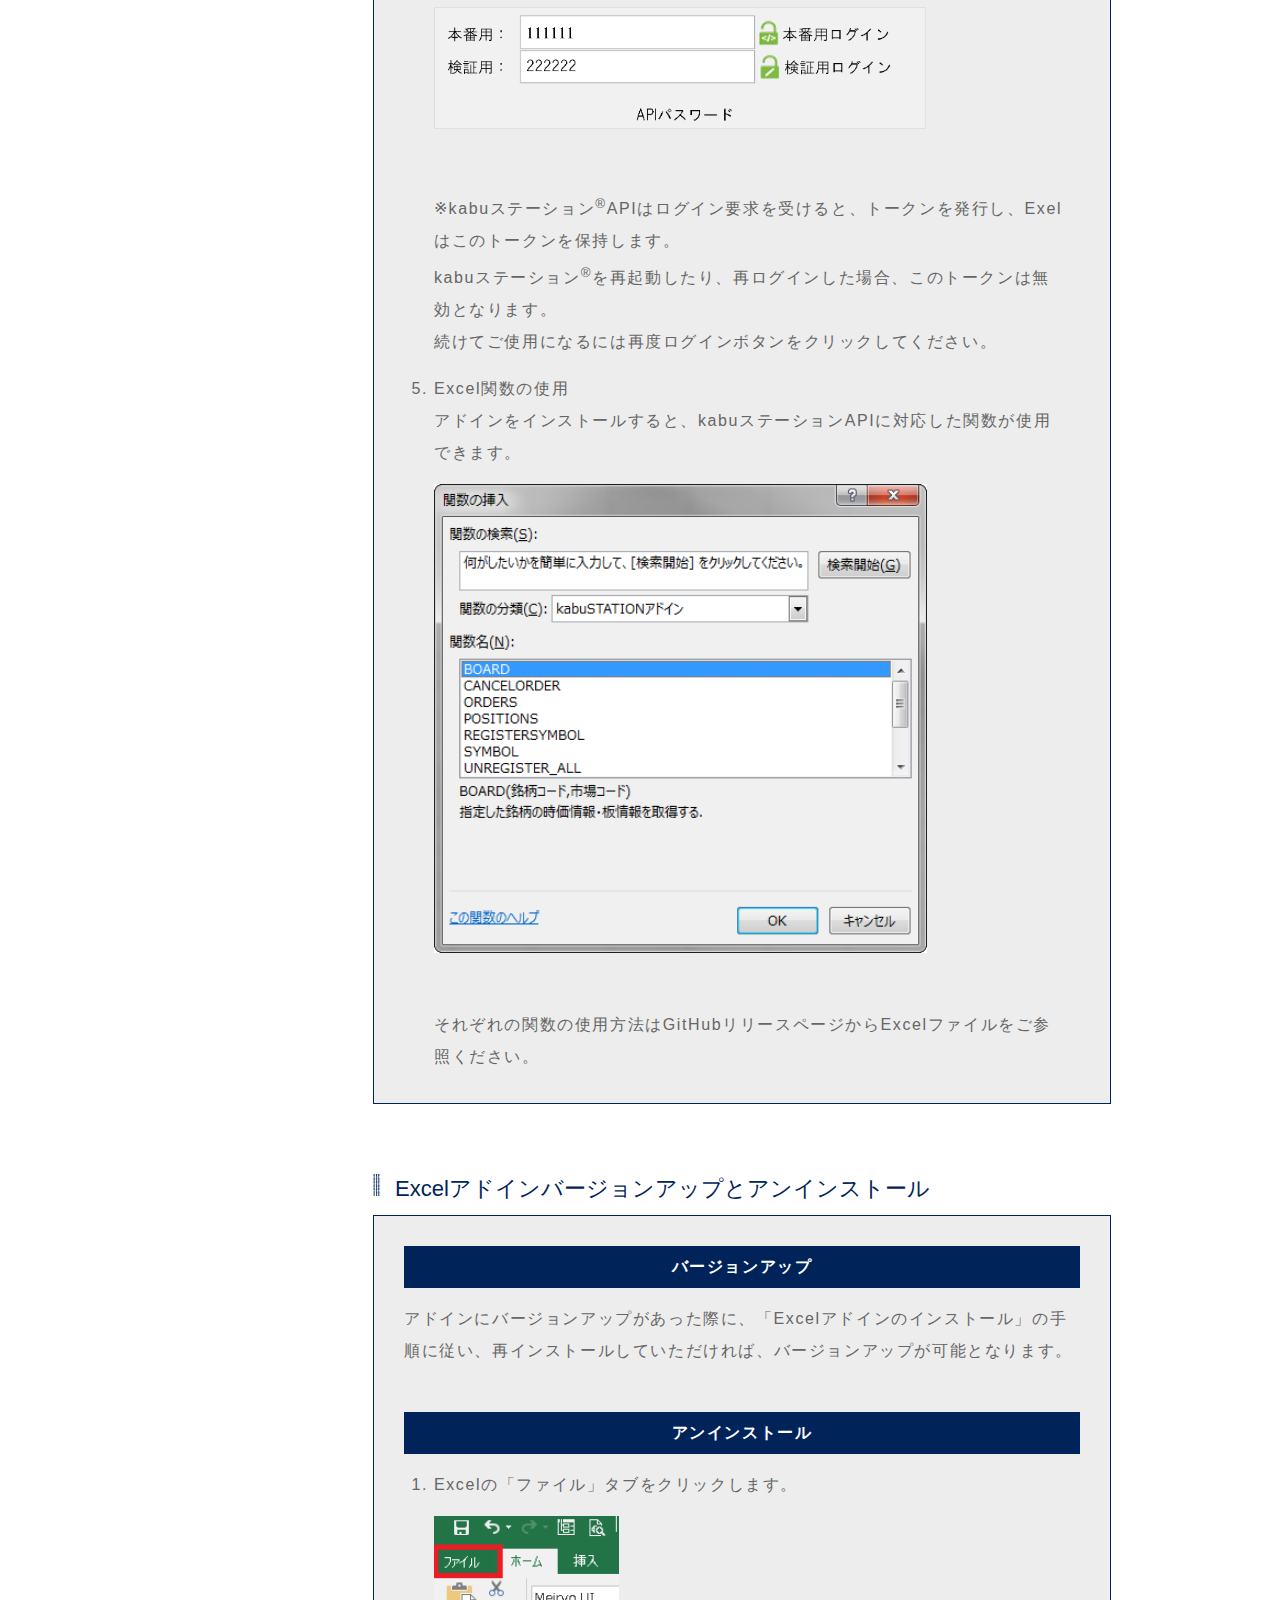
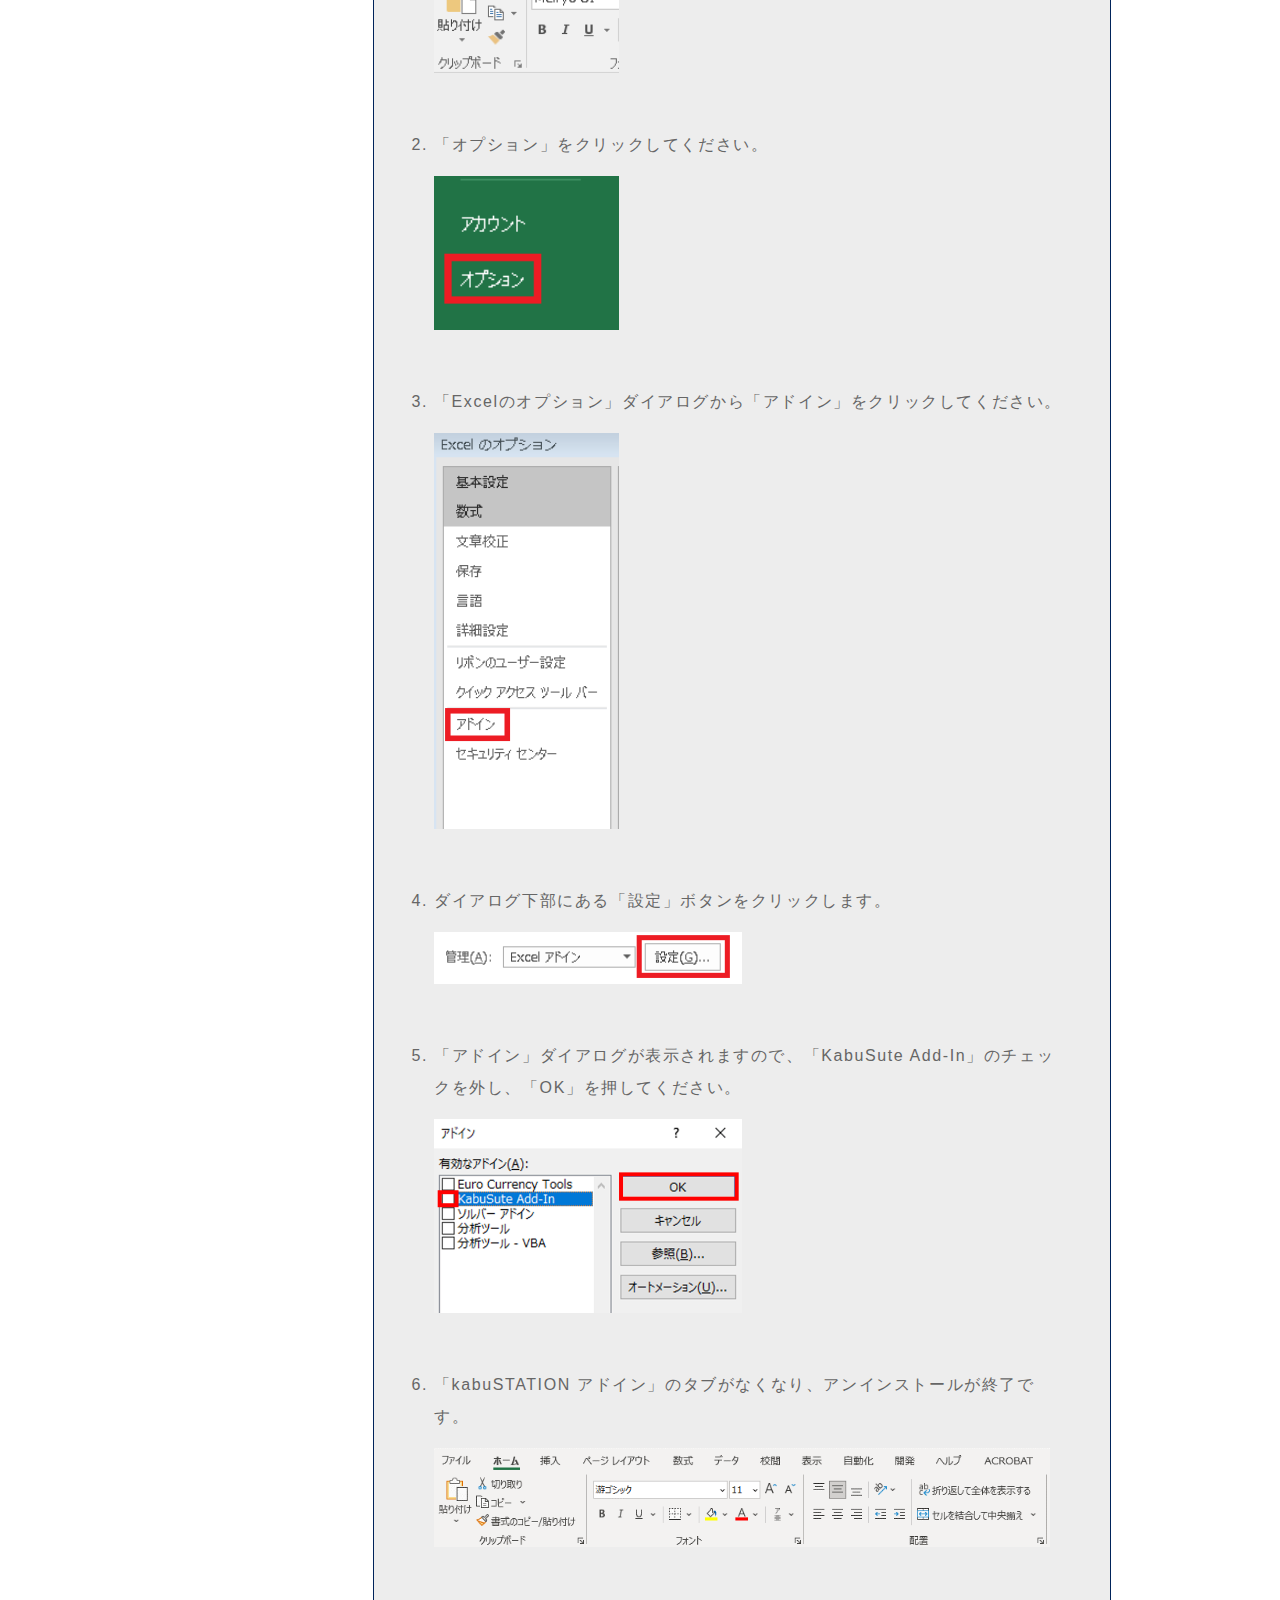
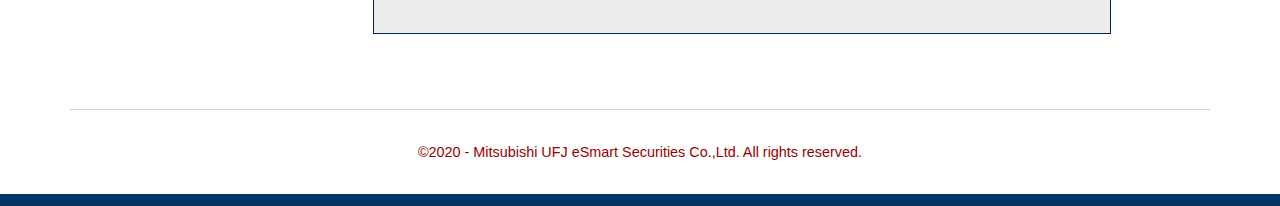
<file: ptal/add-in.html>
<!DOCTYPE html>
<html>

<head>
	<meta charset="utf-8">
	<meta name="Description" content="kabuステーション APIに関するページです。">
	<meta name="Keywords" content="auKabucom, kabu.com,三菱UFJ eスマート証券, カブドットコム証券,API">
	<title>kabuステーション API ｜株のことならネット証券会社【三菱UFJ eスマート証券】</title>
	<meta name="viewport" content="width=device-width,initial-scale=1.0,minimum-scale=1.0">
	<meta name="format-detection" content="telephone=no">
	<meta http-equiv="X-UA-Compatible" content="IE=edge">
	<link rel="stylesheet" type="text/css" href="content/css/common.css">
	<link rel="stylesheet" type="text/css" href="content/css/manual.css">
</head>

<body>
	<header>
		<p class="logo">
			<a href="https://kabu.com" target="_blank">
				<img src="content/image/common/logo-kabucom_s.png" width="180px" />
			</a>
		</p>
	</header>

	<div id="visual">
		<section class="visual-inner">
			<h1>
				<a href="index.html">
					<img src="content/image/common/logo.png" alt="kabuステーションAPI" width="520px" />
				</a>
			</h1>
		</section>
	</div>
	<div class="container">
		<div class="grid-sidebar affix">
			<ul class="list-group">
				<li class="list-group-item">
					<a href="howto.html" class="font-weight-normal">API利用設定</a>
				</li>
				<li class="list-group-item">
					<a href="howto.html#step1" class="sidebar-image">
						<img src="content/image/howto/nav_step1.png" class="sidebar-image" id="sidebar-step1">
					</a>
				</li>
				<li class="list-group-item">
					<a href="howto.html#step2" class="font-weight-normal">
						<img src="content/image/howto/nav_step2.png" class="sidebar-image" id="sidebar-step2">
					</a>
				</li>
			</ul>
			<ul class="list-group">
				<li class="list-group-item">
					<a href="add-in.html" class="font-weight-normal">Excelアドイン利用方法</a>
				</li>
				<li class="list-group-item">
					<a href="#step1" class="sidebar-image">
						<img src="content/image/add-in/nav_step1.png" class="sidebar-image" id="sidebar_step1">
					</a>
				</li>
				<li class="list-group-item">
					<a href="#step2" class="font-weight-normal">
						<img src="content/image/add-in/nav_step2.png" class="sidebar-image" id="sidebar_step2">
					</a>
				</li>
				<li class="list-group-item">
					<a href="#step3" class="font-weight-normal">
						<img src="content/image/add-in/nav_step3.png" class="sidebar-image" id="sidebar_step3">
					</a>
				</li>
			</ul>
			<ul class="list-group">
				<li class="list-group-item">
					<a href="time-zone-setting.html" class="font-weight-normal">タイムゾーン、日付、時刻、地域等の設定</a>
				</li>
				<li class="list-group-item">
					<a href="time-zone-setting.html#step1" class="sidebar-image">
						<img src="content/image/time-zone-setting/Time_zone_step1.png" class="sidebar-image" id="sidebar_step1">
					</a>
				</li>
				<li class="list-group-item">
					<a href="time-zone-setting.html#step2" class="sidebar-image">
						<img src="content/image/time-zone-setting/Time_zone_step2.png" class="sidebar-image" id="sidebar_step2">
					</a>
				</li>
			</ul>
		</div>
		<div class="grid-content">
			<button onClick="window.print()" class="btn_print">印刷する</button>
			<div class="page-header">
				<h3>Excelアドインの利用方法 </h3>
			</div>

			<a name="step1" id="step1"></a>
			<div class="support_title">
				<img src="content/image/common/sankaku.gif" width="9px" height="12px"> &nbsp;Excelのアドインを利用するには以下のステップを実行してください。
			</div>
			<div class="support_box">
				<div class="step_title">
					<img src="content/image/common/support_title1.gif" height="22px">
					<h2>Excelアドインのインストール</h2>
				</div>
				<div class="support_contents">
					<div class="support_text">
						<h3>Excelアドインのインストール</h3>
						<ol>
							<li>kabuステーション<sup>&reg;</sup>APIポータルサイトの「サンプルコード」の「Excelアドイン」からGitHubのリリースページを開いてください。
								<div class="support_img">
									<img src="content/image/add-in/step1_1.png" width="80%" height="auto" alt="">
								</div>
							</li>
							<li>ファイル1式をローカルの任意のフォルダに保存してください。</li>
							<li>ダウンロードしたzipファイルを右クリックし、プロパティをクリックします。
								<div class="support_img">
									<img src="content/image/add-in/step1_2_1.png" width="50%" height="auto" alt="">
								</div>
							</li>
							<li>「許可する(K)」をチェックし、「OK」を押してください。<br/>
								※当該項目がなければ、スキップしてもOKです。
								<div class="support_img">
									<img src="content/image/add-in/step1_2_2.png" width="50%" height="auto" alt="">
								</div>
							</li>
							<li>Excelを起動します。</li>
							<li>Excelの「ファイル」タブをクリックします。
								<div class="support_img">
									<img src="content/image/add-in/step1_3.png" width="30%" height="auto" alt="">
								</div>
							</li>
							<li>「オプション」をクリックしてください。
								<div class="support_img">
									<img src="content/image/add-in/step1_4.png" width="30%" height="auto" alt="">
								</div>
							</li>
							<li>「Excelのオプション」ダイアログから「アドイン」をクリックしてください。
								<div class="support_img">
									<img src="content/image/add-in/step1_5.png" width="30%" height="auto" alt="">
								</div>
							</li>

							<li>ダイアログ下部にある「設定」ボタンをクリックします。
								<div class="support_img">
									<img src="content/image/add-in/step1_6.png" width="50%" height="auto" alt="">
								</div>
							</li>
							<li>「アドイン」ダイアログが表示されますので、「参照」ボタンをクリックしてください。
								<div class="support_img">
									<img src="content/image/add-in/step1_7.png" width="30%" height="auto" alt="">
								</div>
							</li>
							<li>２で保存したファイルの中から、お使いのExcelのバージョンに応じて、ファイルを選択してください。
								<p>Excelが64bitの場合：KabuSuteAddin-AddIn64.xll</p>
								<p>Excelが32bitの場合：KabuSuteAddin-AddIn.xll</p>
								<div class="support_img">
									<img src="content/image/add-in/step1_9.png" width="100%" height="auto" alt="">
								</div>
							</li>
							<li>「KabuSute Add-In」が追加され、チェックがついていることを確認し、「OK」ボタンをクリックしてください。
								<div class="support_img">
									<img src="content/image/add-in/step1_10.png" width="50%" height="auto" alt="">
								</div>
							</li>
							<li>リボンに「kabuSTATION アドイン」が追加され、Excelアドインが利用できるようになります
								<div class="support_img">
									<img src="content/image/add-in/step1_11.png" width="100%" height="auto" alt="">
								</div>
							</li>

						</ol>
						<a name="step2" id="step2"></a>
					<!-- /support_text -->
					</div>
				<!-- /support_contents -->
				</div>
			<!-- /support_box -->
			</div>

			<div class="support_box">
				<div class="step_title">
					<img src="content/image/common/support_title1.gif" height="22px">
					<h2>Excelアドイン共通操作</h2>
				</div>
				<div class="support_contents">
					<div class="support_text">
						<h3>Excelアドイン共通操作</h3>
						<ol>
							<li>制御ボタン
								<p>それぞれ発注とPUSH配信の更新について有効/無効を切り替えるボタンです。</p>
								<p>ボタンをクリックするごとに有効と無効が切り替わります。</p>
								<p>アイコン右下の丸い点が「赤」の場合は無効、「緑」の場合は有効を表します。</p>
								<p>それぞれの機能をお使いになる場合には、有効状態にしてご利用ください。</p>
								<div class="support_img">
									<img src="content/image/add-in/step2_1.png" width="50%" height="auto" alt="">
								</div>
							</li>
							<li>使用環境
								<p>kabuステーション<sup>&reg;</sup>APIでは「本番用」と「検証用」の2つの環境をご用意しております。</p>
								<p>【本番用】：実際の銘柄情報やお客さまご自身の残高情報を取得したり、実際に発注や取消を行うことができます。</p>
								<p>【検証用】：常に一定の値を返します。実際に発注することはできませんが、お客さまが作成したプログラムのテスト実行にご利用いただけます。</p>
								<p>ご利用目的に応じて、どちらの環境を使用するかを選択してください。 </p>
								<div class="support_img">
									<img src="content/image/add-in/step2_2.png" width="auto" height="auto" alt="">
								</div>
							</li>
							<li>ポート
								<p>【本番用】をご利用になる場合には「18080」を入力してください。</p>
								<p>【検証用】をご利用になる場合には「18081」を入力してください。</P>
								<p>※誤操作の防止のため、「２．使用環境」と「３．ポート」が一致しない場合はAPIをご利用できません。</p>
								<p>※誤ログインの防止のため、「３．ポート」と「４．APIパスワード」の環境が一致しない場合は認証エラーとなります。</p>
							</li>
							<li>APIパスワード
								<p>kabuステーション<sup>&reg;</sup>の「APIシステム設定」で設定したパスワードを入力してください。</p>
								<p>入力ボックスの右にある「○○ログイン」ボタンをクリックしますと、「３．ポート」で設定した環境に対してログイン認証を行います。</p>
								<p> 正しく認証された場合はログイン状態となり、アイコンが緑色に変わります。</p>
								<div class="support_img">
									<img src="content/image/add-in/step2_4.png" width="80%" height="auto" alt="">
								</div>
								<p>
									※kabuステーション<sup>&reg;</sup>APIはログイン要求を受けると、トークンを発行し、Exelはこのトークンを保持します。<br>
									kabuステーション<sup>&reg;</sup>を再起動したり、再ログインした場合、このトークンは無効となります。<br>
									続けてご使用になるには再度ログインボタンをクリックしてください。
								</p>
							</li>
							<li>Excel関数の使用
								<p>アドインをインストールすると、kabuステーションAPIに対応した関数が使用できます。</p>
								<div class="support_img">
									<img src="content/image/add-in/step2_5.png" width="80%" height="auto" alt="">
								</div>
								<p>それぞれの関数の使用方法はGitHubリリースページからExcelファイルをご参照ください。</p>
							</li>
						</ol>
						<a name="step3" id="step3"></a>
					<!-- /support_text -->
					</div>
				<!-- /support_contents -->
				</div>
			<!-- /support_box -->
			</div>
			<div class="support_box">
				<div class="step_title">
					<img src="content/image/common/support_title1.gif" height="22px">
					<h2>Excelアドインバージョンアップとアンインストール</h2>
				</div>
				<div class="support_contents">
					<div class="support_text">
						<h3>バージョンアップ</h3>
						<p>アドインにバージョンアップがあった際に、「Excelアドインのインストール」の手順に従い、再インストールしていただければ、バージョンアップが可能となります。</p>
					</div>
					<div class="support_text">
						<h3>アンインストール</h3>
						
						<ol>
							<li>Excelの「ファイル」タブをクリックします。
								<div class="support_img">
									<img src="content/image/add-in/step1_3.png" width="30%" height="auto" alt="">
								</div>
							</li>
							<li>「オプション」をクリックしてください。
								<div class="support_img">
									<img src="content/image/add-in/step1_4.png" width="30%" height="auto" alt="">
								</div>
							</li>
							<li>「Excelのオプション」ダイアログから「アドイン」をクリックしてください。
								<div class="support_img">
									<img src="content/image/add-in/step1_5.png" width="30%" height="auto" alt="">
								</div>
							</li>
							<li>ダイアログ下部にある「設定」ボタンをクリックします。
								<div class="support_img">
									<img src="content/image/add-in/step1_6.png" width="50%" height="auto" alt="">
								</div>
							</li>
							<li>「アドイン」ダイアログが表示されますので、「KabuSute Add-In」のチェックを外し、「OK」を押してください。
								<div class="support_img">
									<img src="content/image/add-in/step3_5.png" width="50%" height="auto" alt="">
								</div>
							</li>
							<li>「kabuSTATION アドイン」のタブがなくなり、アンインストールが終了です。
								<div class="support_img">
									<img src="content/image/add-in/step3_6.png" width="100%" height="auto" alt="">
								</div>
							</li>
							
						</ol>
					<!-- /support_text -->
					</div>
				<!-- /support_contents -->
				</div>
			<!-- /support_box -->
			</div>
		</div>
		<div class="container-botton-area">
		</div>
	</div>

	<footer>
		<p class="copy">&copy;2020 - Mitsubishi UFJ eSmart Securities Co.,Ltd. All rights reserved.</p>
	</footer>
</body>

</html>
</file>
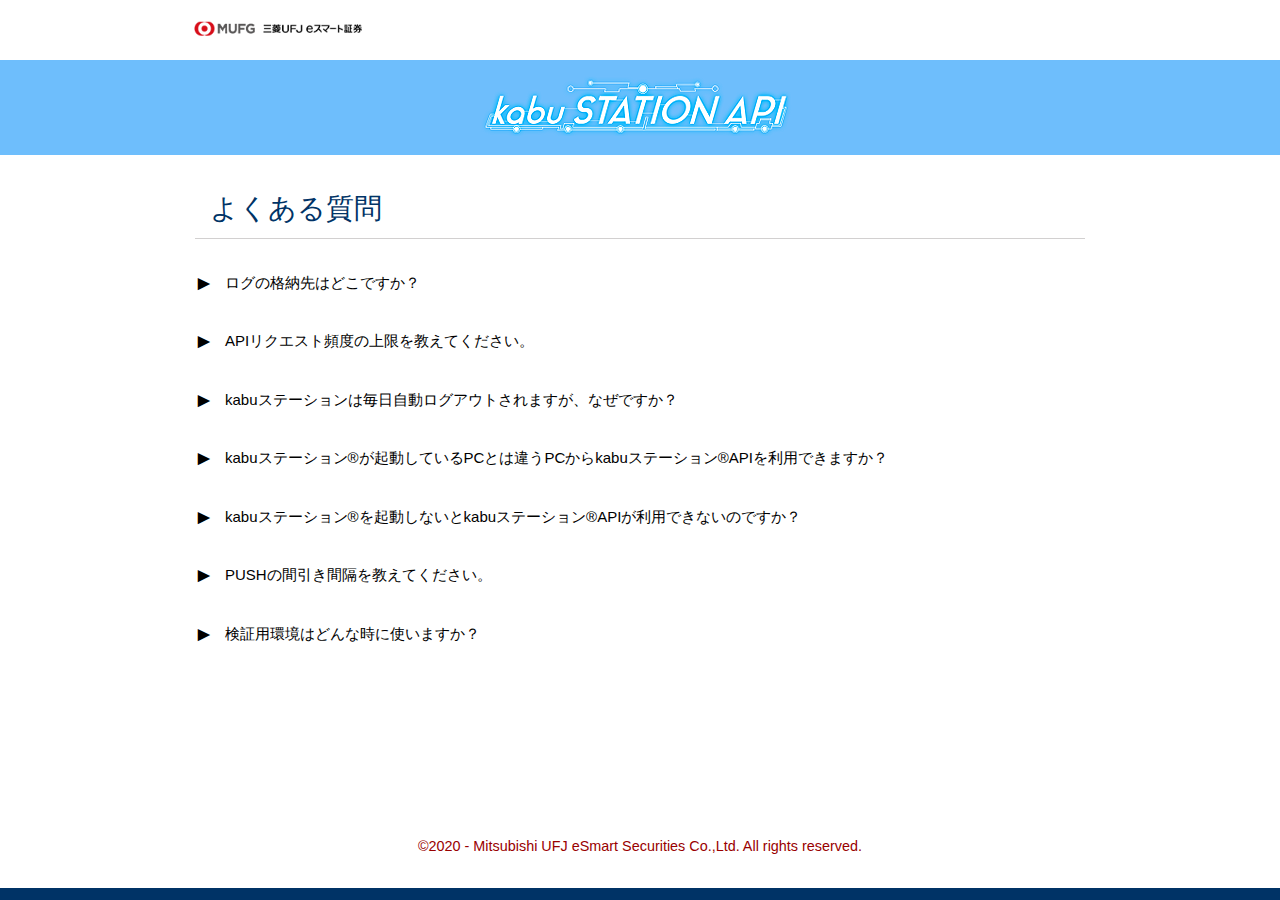
<file: ptal/faq.html>
<!DOCTYPE html>
<html>

<head>
  <meta charset="utf-8" />
  <meta name="Description" content="kabuステーション APIに関するページです。" />
  <meta name="Keywords" content="auKabucom, kabu.com,三菱UFJ eスマート, カブドットコム証券,API" />
  <title>
    kabuステーション API ｜株のことならネット証券会社【三菱UFJ eスマート】
  </title>
  <meta name="viewport" content="width=device-width,initial-scale=1.0,minimum-scale=1.0" />
  <meta name="format-detection" content="telephone=no" />
  <meta http-equiv="X-UA-Compatible" content="IE=edge" />
  <link rel="stylesheet" type="text/css" href="content/css/common.css" />
  <link rel="stylesheet" type="text/css" href="content/css/index.css" />
  <link rel="stylesheet" type="text/css" href="content/css/manual.css" />
</head>

<body>
  <header>
    <p class="logo">
      <a href="https://kabu.com" target="_blank">
        <img src="content/image/common/logo-kabucom_s.png" width="180px" />
      </a>
    </p>
  </header>
  <main>
    <div id="visual">
      <section class="visual-inner">
        <h1>
          <a href="index.html">
            <img src="content/image/common/logo.png" alt="kabuステーションAPI" width="520px" />
          </a>
        </h1>
      </section>
    </div>
    <div style="margin-bottom: 100px;">
      <div id="contents-inner">
        <div class="page-header">
          <h3>よくある質問</h3>
        </div>
        <button class="collapsible">ログの格納先はどこですか？</button>
        <div class="content">
          <div class="support_text">
            <p>以下の手順に従って、ログの参照が可能となります。</p>

            <ol>
              <li>Windowsキー + R を押下します。
                <div class="support_img">
                  <img src="content/image/faq/Windows+R.png" width="30%" height="auto" alt="">
                </div>
              </li>
              <li>参照したいログのパスを入力し、「OK」をクリックします。<br>
                ※以下はデバッグログを例としています。<br>
                デバッグログ：%appdata%\KabuS\Log<br>
                APIログ：%appdata%\KabuS\Log\APILog

                <div class="support_img">
                  <img src="content/image/faq/RUN.png" width="30%" height="auto" alt="">
                </div>
              </li>

            </ol>
            <!-- /support_text -->
          </div>
        </div>
        <button class="collapsible">APIリクエスト頻度の上限を教えてください。</button>
        <div class="content">
          <p>
            発注APIは5件/秒、取引余力APIや情報API、銘柄登録APIは10件/秒となります。それ以上のリクエストをしますと、エラーとなります。
          </p>
        </div>
        <button class="collapsible">kabuステーションは毎日自動ログアウトされますが、なぜですか？</button>
        <div class="content">
          <p>
            kabuステーション®の利用可能時間は、6:30から翌早朝6:15までとなります（メンテナンス日を除く）。<br>
          </p>
          <p>※ご参考：<a target="_blank" href="https://faq.kabu.com/s/article/k001765">kabuステーション®の利用可能時間について教えてください</a></p>
        </div>
        <button class="collapsible">kabuステーション®が起動しているPCとは違うPCからkabuステーション®APIを利用できますか？
        </button>
        <div class="content">
          <p>
            kabuステーション®APIはkabuステーション®と同一IPからのリクエストのみを受け入れます。そのため、同一PCでご使用ください。
          </p>
        </div>
        <button class="collapsible">kabuステーション®を起動しないとkabuステーション®APIが利用できないのですか？</button>
        <div class="content">
          <p>
            kabuステーション®APIを使ったリクエストは、kabuステーション®を通してリクエストしています。<br/>
            kabuステーション®APIをご利用になる際は、常にkabuステーション®を起動しておく必要があります。
          </p>
        </div>
        <button class="collapsible">PUSHの間引き間隔を教えてください。</button>
        <div class="content">
          <p>
            間引き間隔は400msとなっております。
          </p>
        </div>
        <button class="collapsible">検証用環境はどんな時に使いますか？</button>
        <div class="content">
          <p>
            作成したプログラムの動作確認としてご利用いただけます。
          </p>
        </div>
      </div>
    </div>
  </main>


  <footer>
    <p id="footer">
      &copy;2020 - Mitsubishi UFJ eSmart Securities Co.,Ltd. All rights reserved.
    </p>
  </footer>

  <script>
    var coll = document.getElementsByClassName("collapsible");
    var i;
    for (i = 0; i < coll.length; i++) {
      coll[i].addEventListener("click", function () {
        this.classList.toggle("active");
        var content = this.nextElementSibling;
        if (content.style.maxHeight) {
          content.style.maxHeight = null;
          content.style.padding = "0";
        } else {
          content.style.maxHeight = "fit-content";
          content.style.padding = "0 30px";
          content.style.lineHeight = "normal";
        }
      });
    }
  </script>
</body>

</html>
</file>
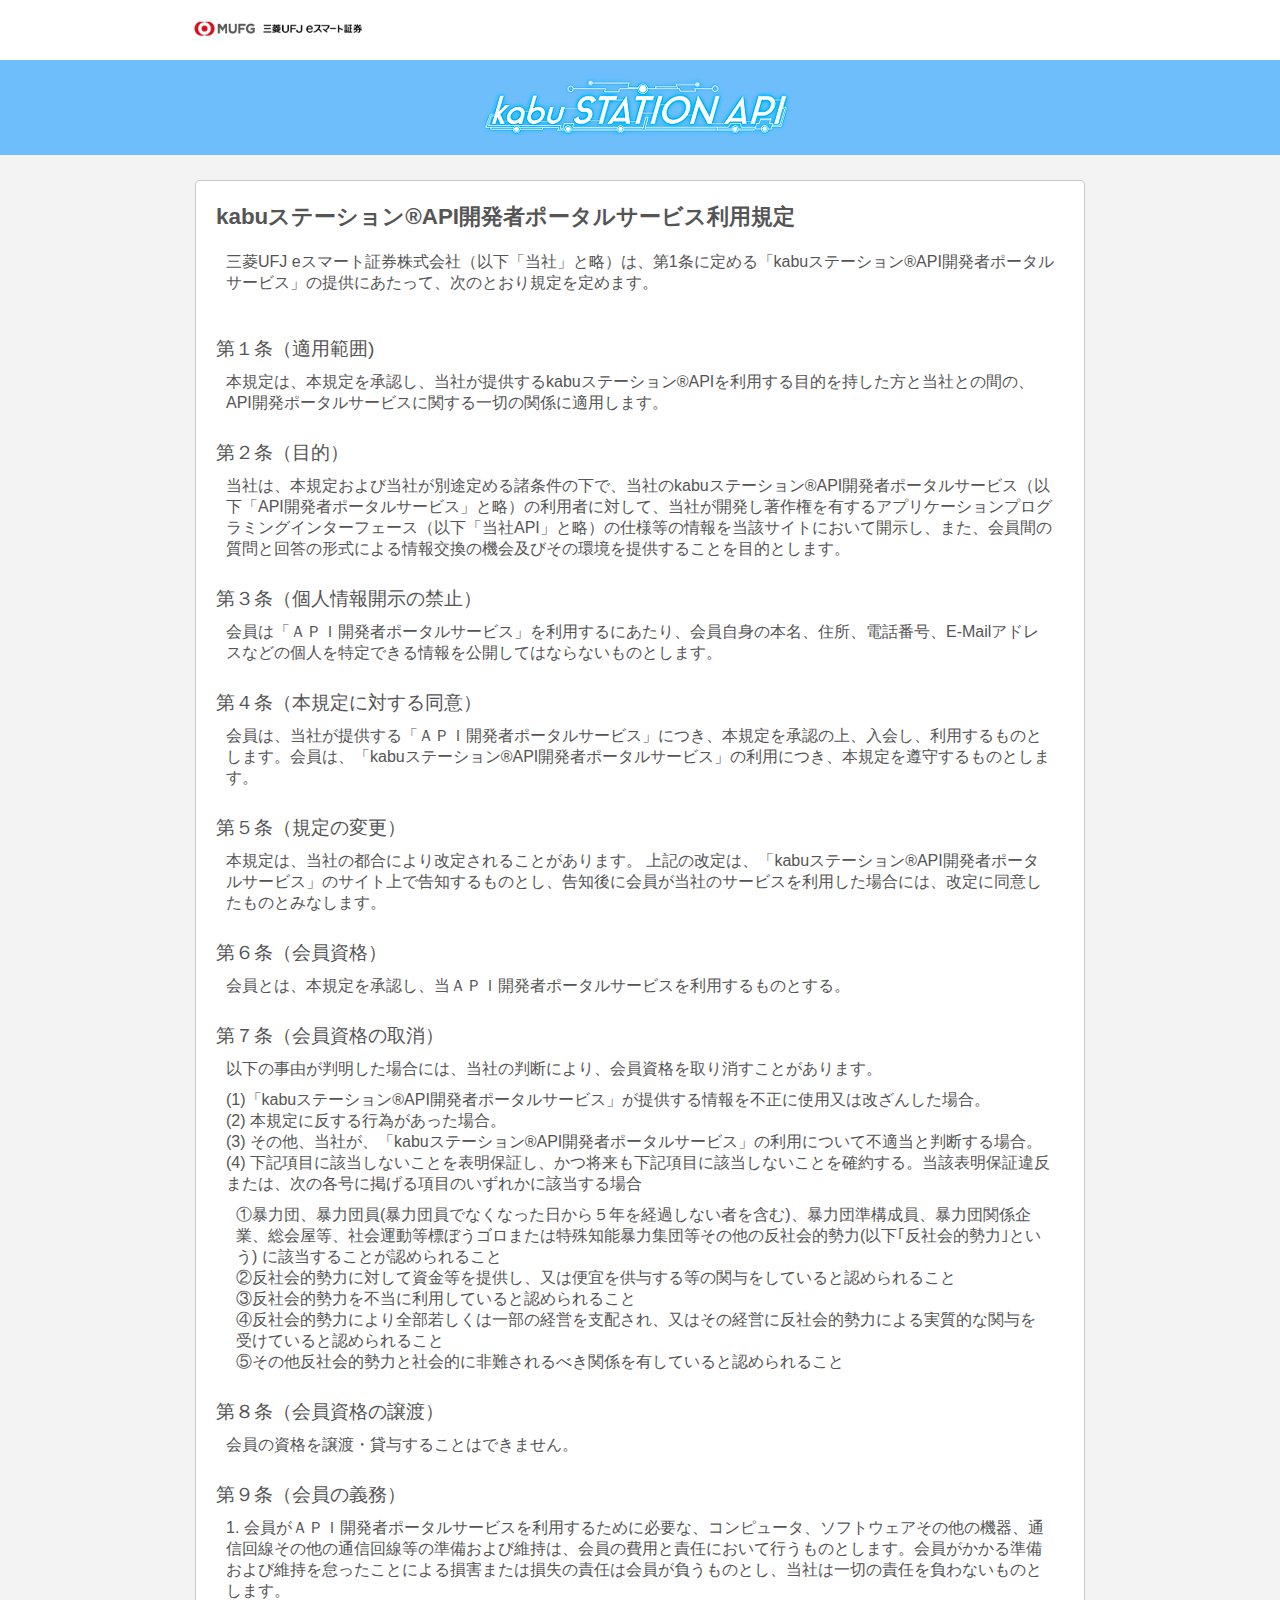
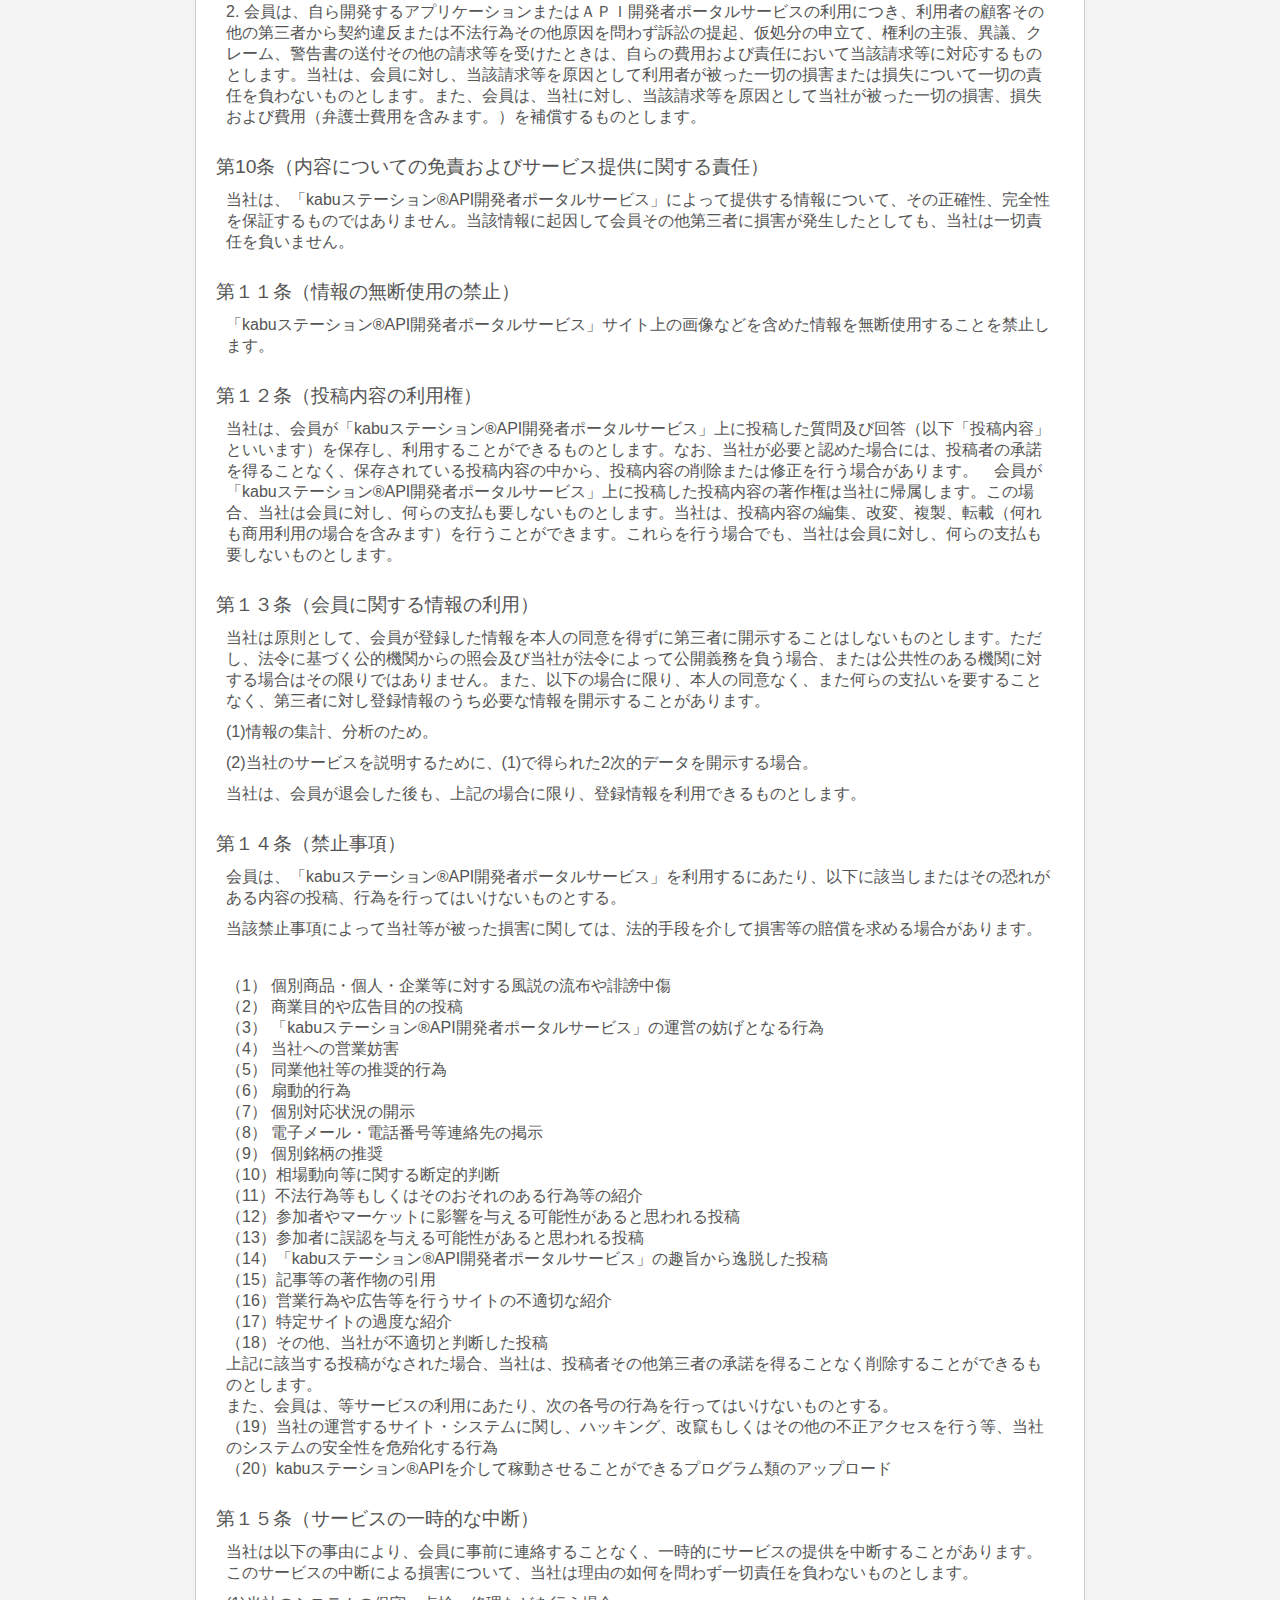
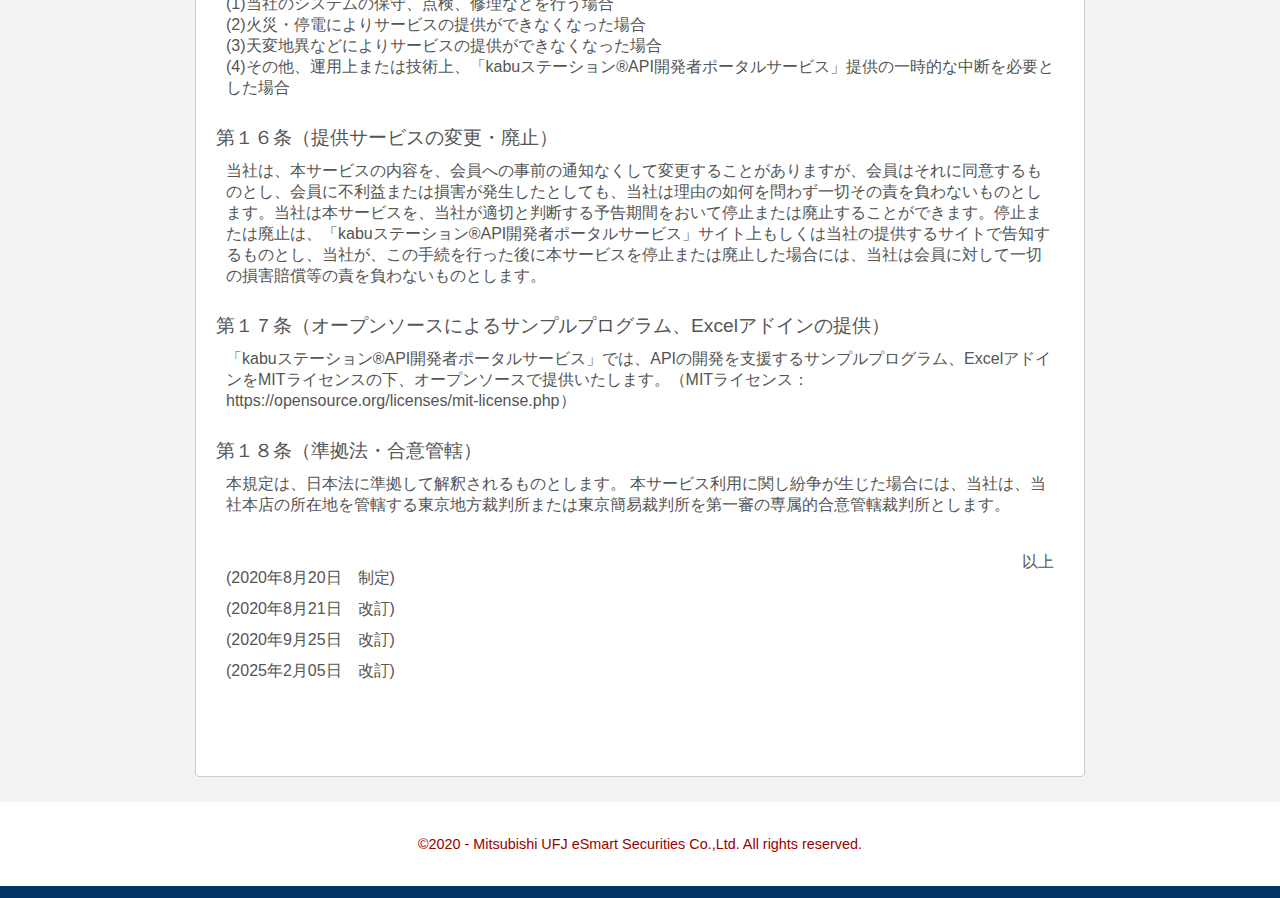
<file: ptal/guide.html>
<!DOCTYPE html>
<html>

<head>
    <meta charset="utf-8">
    <meta name="Description" content="kabuステーション APIに関するページです。">
    <meta name="Keywords" content="auKabucom, kabu.com,三菱UFJ eスマート証券, カブドットコム証券,API">
    <title>kabuステーション API ｜株のことならネット証券会社【三菱UFJ eスマート証券】</title>
    <meta name="viewport" content="width=device-width,initial-scale=1.0,minimum-scale=1.0">
    <meta name="format-detection" content="telephone=no">
    <meta http-equiv="X-UA-Compatible" content="IE=edge">
    <link rel="stylesheet" type="text/css" href="content/css/guide.css">
    <link rel="stylesheet" type="text/css" href="content/css/common.css">
    <link rel="stylesheet" type="text/css" href="content/css/index.css">
</head>

<body>
    <header>
        <p class="logo">
            <a href="https://kabu.com" target="_blank">
                <img src="content/image/common/logo-kabucom_s.png" width="180px" />
            </a>
        </p>
    </header>
    <main>
        <div id="visual">
            <section class="visual-inner">
                <h1>
                    <a href="index.html">
                        <img src="content/image/common/logo.png" alt="kabuステーションAPI" width="520px" />
                    </a>
                </h1>
            </section>
        </div>

        <div id="contents">
            <div id="contents-inner">
                <div class="issue">
                    <div class="issue-inner">
                        <h3>kabuステーション&reg;API開発者ポータルサービス利用規定</h3>
                        <p class="mb10">三菱UFJ eスマート証券株式会社（以下「当社」と略）は、第1条に定める「kabuステーション&reg;API開発者ポータルサービス」の提供にあたって、次のとおり規定を定めます。</p>
                        <br>
                        <br>
                        <h4>第１条（適用範囲)</h4>
                        <p class="mb10">本規定は、本規定を承認し、当社が提供するkabuステーション&reg;APIを利用する目的を持した方と当社との間の、API開発ポータルサービスに関する一切の関係に適用します。</p>
                        <br>

                        <h4>第２条（目的）</h4>
                        <p class="mb10">当社は、本規定および当社が別途定める諸条件の下で、当社のkabuステーション&reg;API開発者ポータルサービス（以下「API開発者ポータルサービス」と略）の利用者に対して、当社が開発し著作権を有するアプリケーションプログラミングインターフェース（以下「当社API」と略）の仕様等の情報を当該サイトにおいて開示し、また、会員間の質問と回答の形式による情報交換の機会及びその環境を提供することを目的とします。</p>
                        <br>

                        <h4>第３条（個人情報開示の禁止）</h4>
                        <p class="mb10">会員は「ＡＰＩ開発者ポータルサービス」を利用するにあたり、会員自身の本名、住所、電話番号、E-Mailアドレスなどの個人を特定できる情報を公開してはならないものとします。</p>
                        <br>

                        <h4>第４条（本規定に対する同意）</h4>
                        <p class="mb10">会員は、当社が提供する「ＡＰＩ開発者ポータルサービス」につき、本規定を承認の上、入会し、利用するものとします。会員は、「kabuステーション&reg;API開発者ポータルサービス」の利用につき、本規定を遵守するものとします。</p>
                        <br>

                        <h4>第５条（規定の変更）</h4>
                        <p class="mb10">本規定は、当社の都合により改定されることがあります。 上記の改定は、「kabuステーション&reg;API開発者ポータルサービス」のサイト上で告知するものとし、告知後に会員が当社のサービスを利用した場合には、改定に同意したものとみなします。</p>
                        <br>

                        <h4>第６条（会員資格）</h4>
                        <p class="mb10">会員とは、本規定を承認し、当ＡＰＩ開発者ポータルサービスを利用するものとする。</p>
                        <br>

                        <h4>第７条（会員資格の取消）</h4>
                        <p>以下の事由が判明した場合には、当社の判断により、会員資格を取り消すことがあります。</p>
                        <ul class="mb10">
                            <li>(1)「kabuステーション&reg;API開発者ポータルサービス」が提供する情報を不正に使用又は改ざんした場合。</li>
                            <li>(2) 本規定に反する行為があった場合。</li>
                            <li>(3) その他、当社が、「kabuステーション&reg;API開発者ポータルサービス」の利用について不適当と判断する場合。</li>
                            <li>(4) 下記項目に該当しないことを表明保証し、かつ将来も下記項目に該当しないことを確約する。当該表明保証違反または、次の各号に掲げる項目のいずれかに該当する場合</li>
                            <ul>
                                <li>①暴力団、暴力団員(暴力団員でなくなった日から５年を経過しない者を含む)、暴力団準構成員、暴力団関係企業、総会屋等、社会運動等標ぼうゴロまたは特殊知能暴力集団等その他の反社会的勢力(以下｢反社会的勢力｣という) に該当することが認められること </li>
                                <li>②反社会的勢力に対して資金等を提供し、又は便宜を供与する等の関与をしていると認められること </li>
                                <li>③反社会的勢力を不当に利用していると認められること </li>
                                <li>④反社会的勢力により全部若しくは一部の経営を支配され、又はその経営に反社会的勢力による実質的な関与を受けていると認められること </li>
                                <li>⑤その他反社会的勢力と社会的に非難されるべき関係を有していると認められること</li>
                            </ul>
                        </ul>
                        <br>

                        <h4>第８条（会員資格の譲渡）</h4>
                        <p class="mb10">会員の資格を譲渡・貸与することはできません。</p>
                        <br>

                        <h4>第９条（会員の義務）</h4>
                        <ul class="mb10">
                            <li>1. 会員がＡＰＩ開発者ポータルサービスを利用するために必要な、コンピュータ、ソフトウェアその他の機器、通信回線その他の通信回線等の準備および維持は、会員の費用と責任において行うものとします。会員がかかる準備および維持を怠ったことによる損害または損失の責任は会員が負うものとし、当社は一切の責任を負わないものとします。</li>
                            <li>2. 会員は、自ら開発するアプリケーションまたはＡＰＩ開発者ポータルサービスの利用につき、利用者の顧客その他の第三者から契約違反または不法行為その他原因を問わず訴訟の提起、仮処分の申立て、権利の主張、異議、クレーム、警告書の送付その他の請求等を受けたときは、自らの費用および責任において当該請求等に対応するものとします。当社は、会員に対し、当該請求等を原因として利用者が被った一切の損害または損失について一切の責任を負わないものとします。また、会員は、当社に対し、当該請求等を原因として当社が被った一切の損害、損失および費用（弁護士費用を含みます。）を補償するものとします。
                            </li>
                        </ul>
                        <br>

                        <h4>第10条（内容についての免責およびサービス提供に関する責任）</h4>
                        <p class="mb10">当社は、「kabuステーション&reg;API開発者ポータルサービス」によって提供する情報について、その正確性、完全性を保証するものではありません。当該情報に起因して会員その他第三者に損害が発生したとしても、当社は一切責任を負いません。</p>
                        <br>

                        <h4>第１１条（情報の無断使用の禁止）</h4>
                        <p class="mb10">「kabuステーション&reg;API開発者ポータルサービス」サイト上の画像などを含めた情報を無断使用することを禁止します。</p>
                        <br>

                        <h4>第１２条（投稿内容の利用権）</h4>
                        <p class="mb10">当社は、会員が「kabuステーション&reg;API開発者ポータルサービス」上に投稿した質問及び回答（以下「投稿内容」といいます）を保存し、利用することができるものとします。なお、当社が必要と認めた場合には、投稿者の承諾を得ることなく、保存されている投稿内容の中から、投稿内容の削除または修正を行う場合があります。　会員が「kabuステーション&reg;API開発者ポータルサービス」上に投稿した投稿内容の著作権は当社に帰属します。この場合、当社は会員に対し、何らの支払も要しないものとします。当社は、投稿内容の編集、改変、複製、転載（何れも商用利用の場合を含みます）を行うことができます。これらを行う場合でも、当社は会員に対し、何らの支払も要しないものとします。</p>
                        <br>

                        <h4>第１３条（会員に関する情報の利用）</h4>
                        <p>当社は原則として、会員が登録した情報を本人の同意を得ずに第三者に開示することはしないものとします。ただし、法令に基づく公的機関からの照会及び当社が法令によって公開義務を負う場合、または公共性のある機関に対する場合はその限りではありません。また、以下の場合に限り、本人の同意なく、また何らの支払いを要することなく、第三者に対し登録情報のうち必要な情報を開示することがあります。</p>
                        <p>(1)情報の集計、分析のため。</p>
                        <p>(2)当社のサービスを説明するために、(1)で得られた2次的データを開示する場合。</p>
                        <p class="mb10">当社は、会員が退会した後も、上記の場合に限り、登録情報を利用できるものとします。</p>
                        <br>

                        <h4>第１４条（禁止事項）</h4>
                        <p>会員は、「kabuステーション&reg;API開発者ポータルサービス」を利用するにあたり、以下に該当しまたはその恐れがある内容の投稿、行為を行ってはいけないものとする。</p>
                        <p>当該禁止事項によって当社等が被った損害に関しては、法的手段を介して損害等の賠償を求める場合があります。</p>
                        <br>
                        <ul class="mb10">
                            <li>（1） 個別商品・個人・企業等に対する風説の流布や誹謗中傷</li>
                            <li>（2） 商業目的や広告目的の投稿</li>
                            <li>（3） 「kabuステーション&reg;API開発者ポータルサービス」の運営の妨げとなる行為</li>
                            <li>（4） 当社への営業妨害</li>
                            <li>（5） 同業他社等の推奨的行為</li>
                            <li>（6） 扇動的行為</li>
                            <li>（7） 個別対応状況の開示</li>
                            <li>（8） 電子メール・電話番号等連絡先の掲示</li>
                            <li>（9） 個別銘柄の推奨</li>
                            <li>（10）相場動向等に関する断定的判断</li>
                            <li>（11）不法行為等もしくはそのおそれのある行為等の紹介</li>
                            <li>（12）参加者やマーケットに影響を与える可能性があると思われる投稿</li>
                            <li>（13）参加者に誤認を与える可能性があると思われる投稿</li>
                            <li>（14）「kabuステーション&reg;API開発者ポータルサービス」の趣旨から逸脱した投稿</li>
                            <li>（15）記事等の著作物の引用</li>
                            <li>（16）営業行為や広告等を行うサイトの不適切な紹介</li>
                            <li>（17）特定サイトの過度な紹介</li>
                            <li>（18）その他、当社が不適切と判断した投稿
                                <br>上記に該当する投稿がなされた場合、当社は、投稿者その他第三者の承諾を得ることなく削除することができるものとします。
                                <br>また、会員は、等サービスの利用にあたり、次の各号の行為を行ってはいけないものとする。
                            </li>
                            <li>（19）当社の運営するサイト・システムに関し、ハッキング、改竄もしくはその他の不正アクセスを行う等、当社のシステムの安全性を危殆化する行為</li>
                            <li>（20）kabuステーション&reg;APIを介して稼動させることができるプログラム類のアップロード</li>
                        </ul>
                        <br>

                        <h4>第１５条（サービスの一時的な中断）</h4>
                        <p>当社は以下の事由により、会員に事前に連絡することなく、一時的にサービスの提供を中断することがあります。このサービスの中断による損害について、当社は理由の如何を問わず一切責任を負わないものとします。</p>
                        <ul class="mb10">
                            <li>(1)当社のシステムの保守、点検、修理などを行う場合</li>
                            <li>(2)火災・停電によりサービスの提供ができなくなった場合</li>
                            <li>(3)天変地異などによりサービスの提供ができなくなった場合</li>
                            <li>(4)その他、運用上または技術上、「kabuステーション&reg;API開発者ポータルサービス」提供の一時的な中断を必要とした場合</li>
                        </ul>
                        <br>

                        <h4>第１６条（提供サービスの変更・廃止）</h4>
                        <p class="mb10">当社は、本サービスの内容を、会員への事前の通知なくして変更することがありますが、会員はそれに同意するものとし、会員に不利益または損害が発生したとしても、当社は理由の如何を問わず一切その責を負わないものとします。当社は本サービスを、当社が適切と判断する予告期間をおいて停止または廃止することができます。停止または廃止は、「kabuステーション&reg;API開発者ポータルサービス」サイト上もしくは当社の提供するサイトで告知するものとし、当社が、この手続を行った後に本サービスを停止または廃止した場合には、当社は会員に対して一切の損害賠償等の責を負わないものとします。</p>
                        <br>

                        <h4>第１７条（オープンソースによるサンプルプログラム、Excelアドインの提供）</h4>
                        <p class="mb10">「kabuステーション&reg;API開発者ポータルサービス」では、APIの開発を支援するサンプルプログラム、ExcelアドインをMITライセンスの下、オープンソースで提供いたします。（MITライセンス：https://opensource.org/licenses/mit-license.php）</p>
                        <br>

                        <h4>第１８条（準拠法・合意管轄）</h4>
                        <p class="mb10">本規定は、日本法に準拠して解釈されるものとします。 本サービス利用に関し紛争が生じた場合には、当社は、当社本店の所在地を管轄する東京地方裁判所または東京簡易裁判所を第一審の専属的合意管轄裁判所とします。</p>
                        <br>
                        <p style="float: right;">以上</p>
                        <br>
                        <p>(2020年8月20日　制定)</p>
                        <p>(2020年8月21日　改訂)</p>
                        <p>(2020年9月25日　改訂)</p>
                        <p>(2025年2月05日　改訂)</p>
                        <br><br><br><br>

                    </div>
                </div>
            </div>
        </div>
    </main>
    <footer>
        <p class="copy">&copy;2020 - Mitsubishi UFJ eSmart Securities Co.,Ltd. All rights reserved.</p>
    </footer>
</body>

</html>
</file>
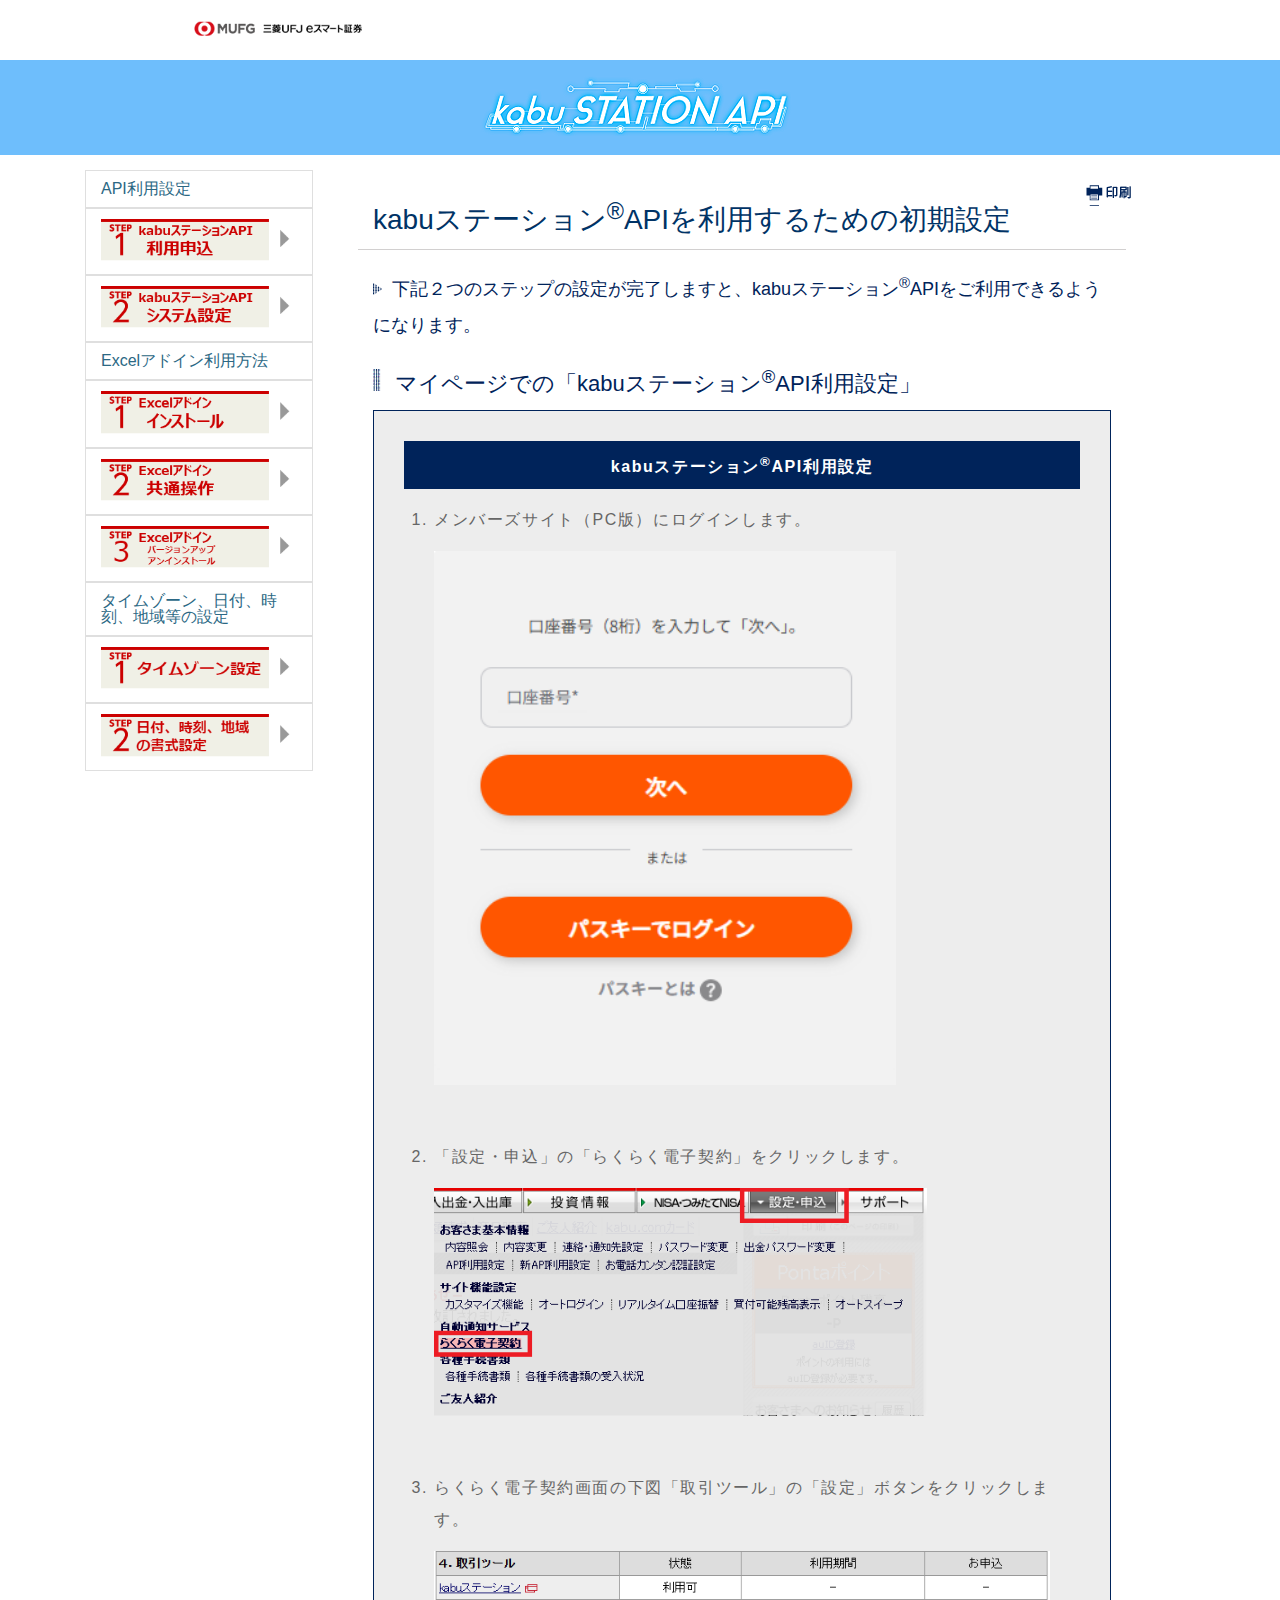
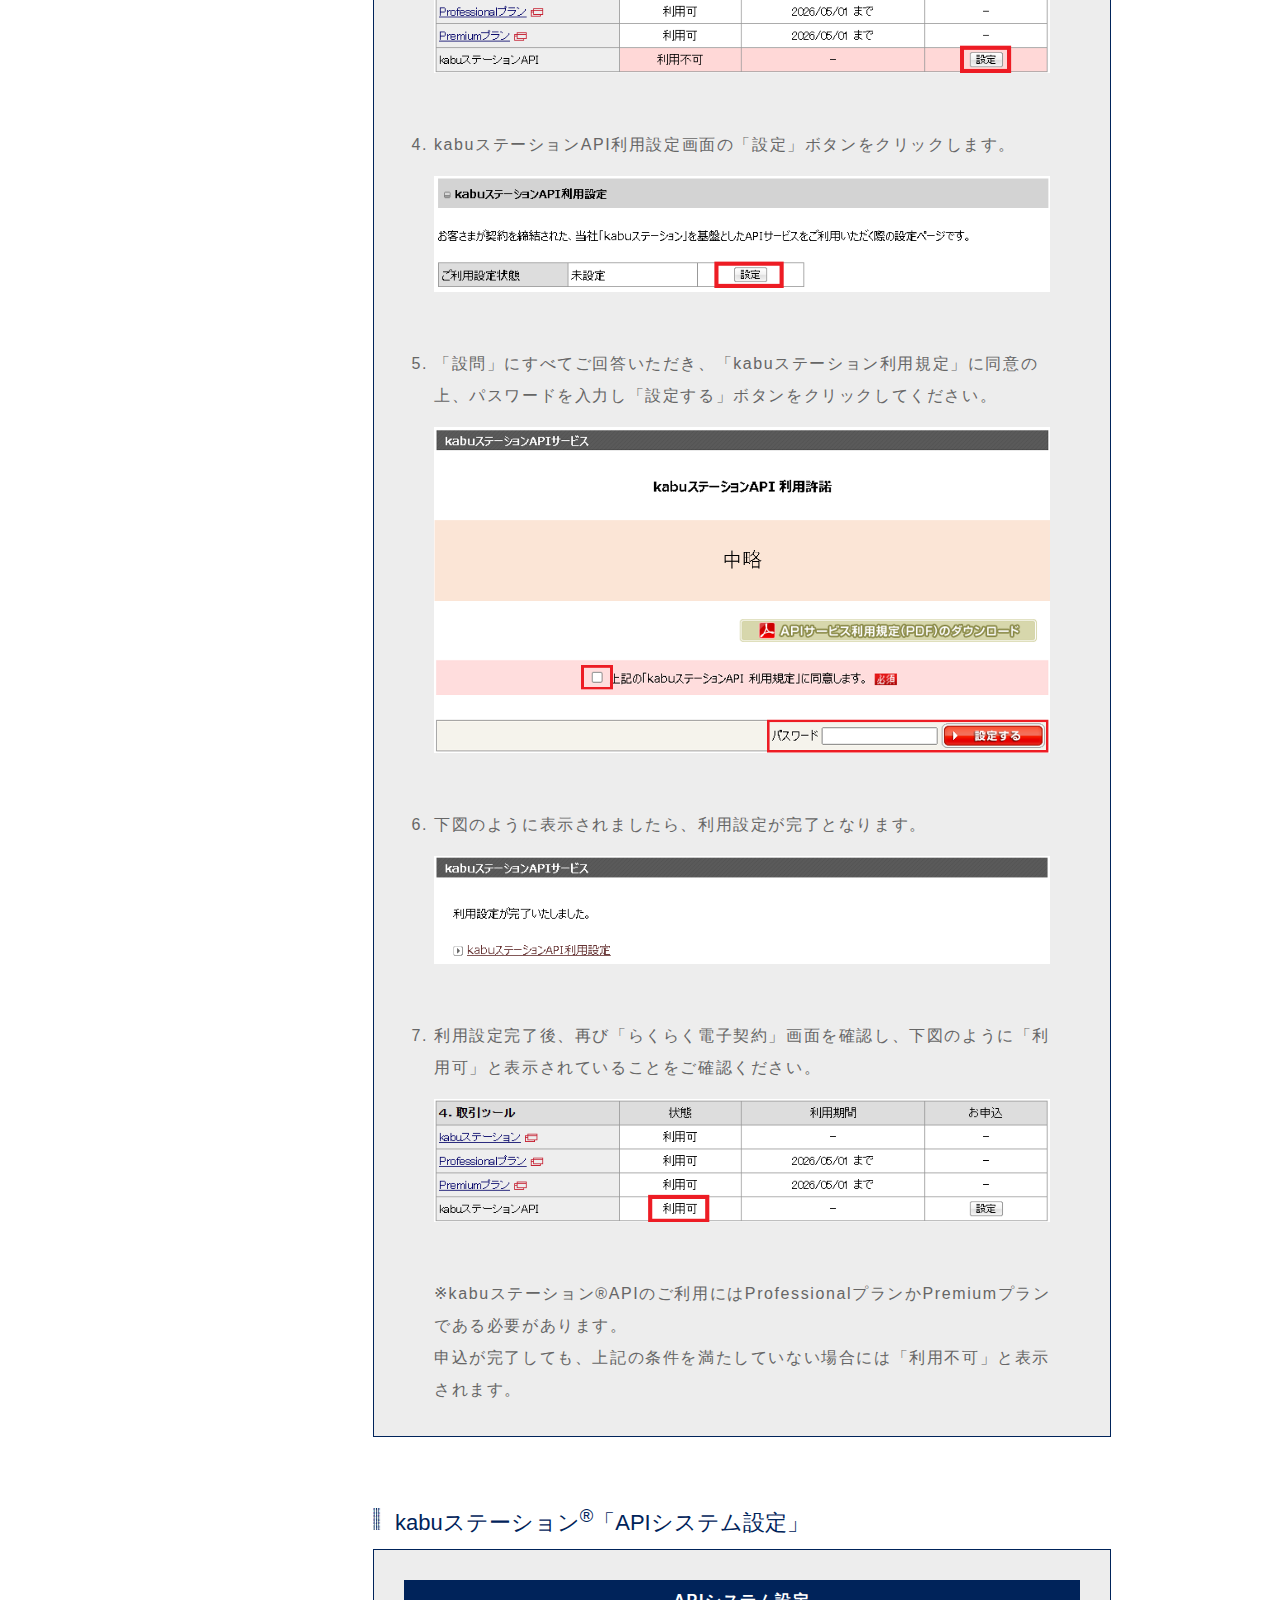
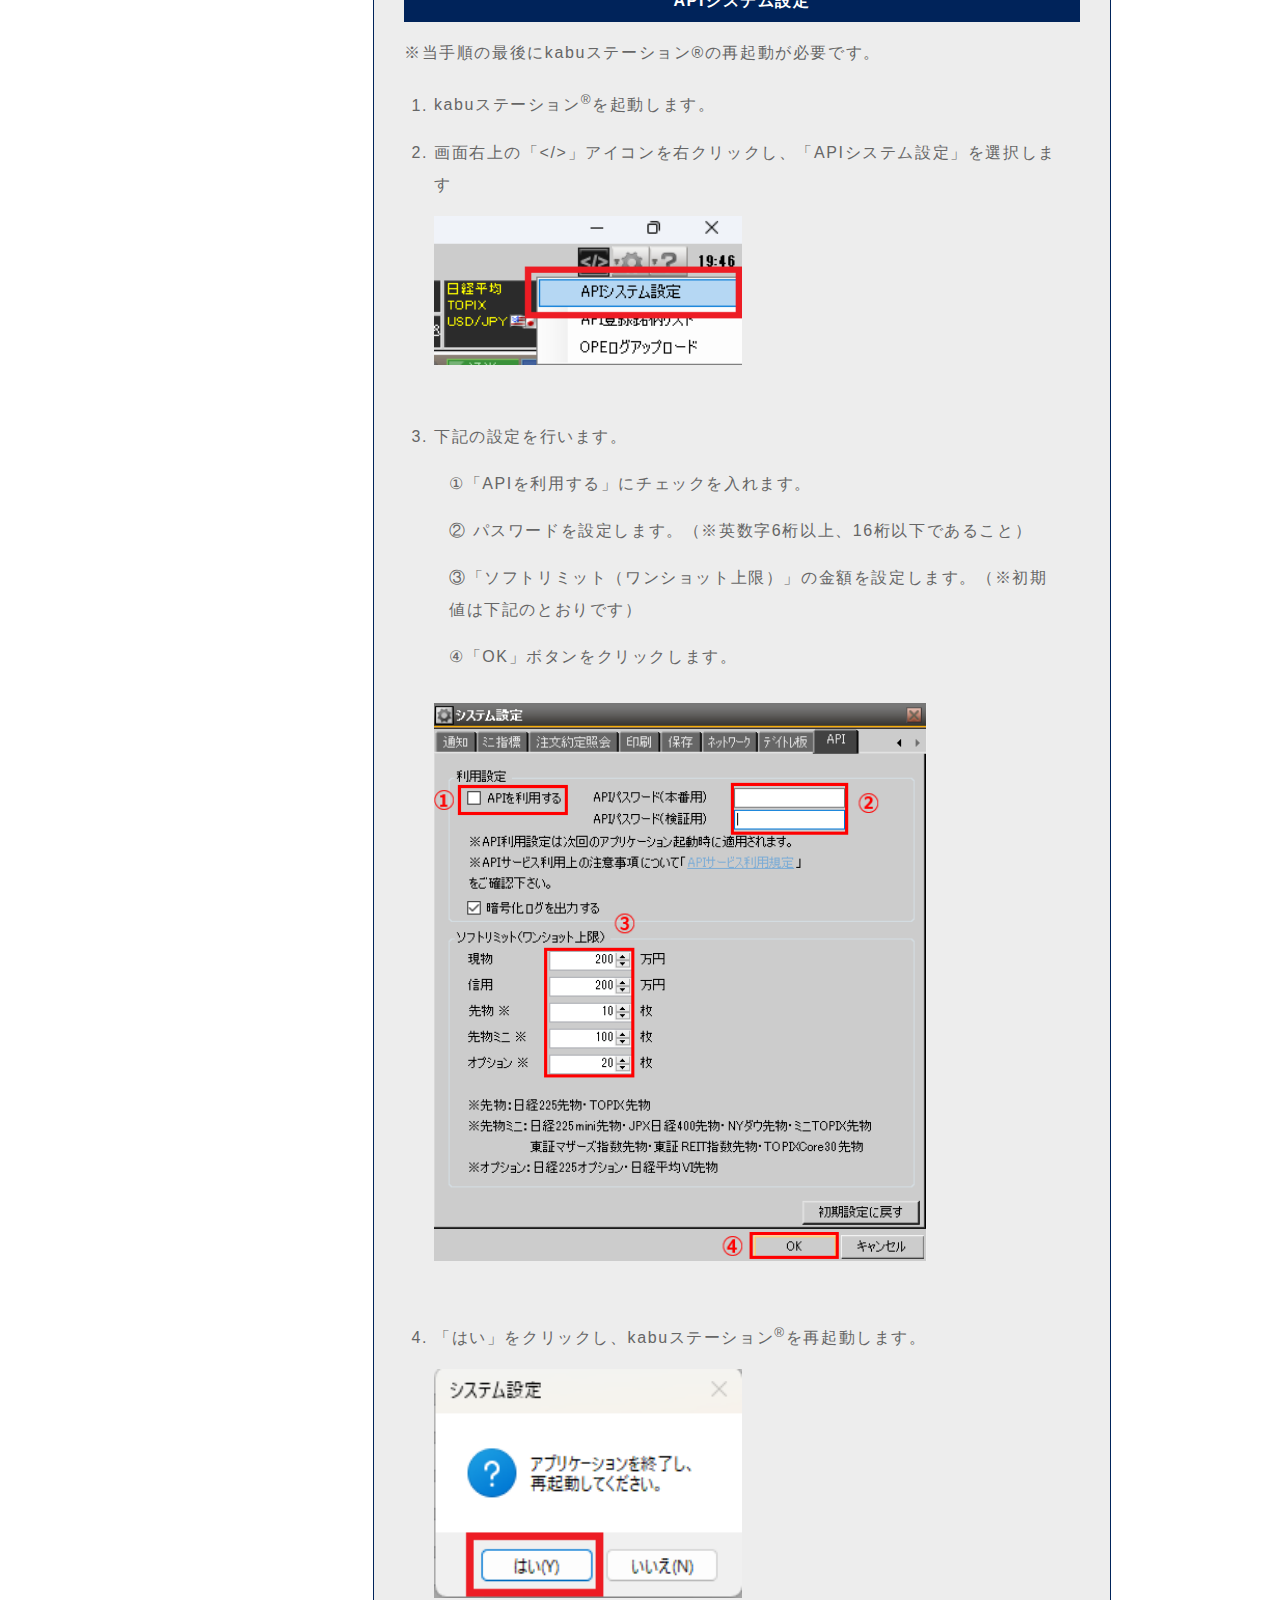
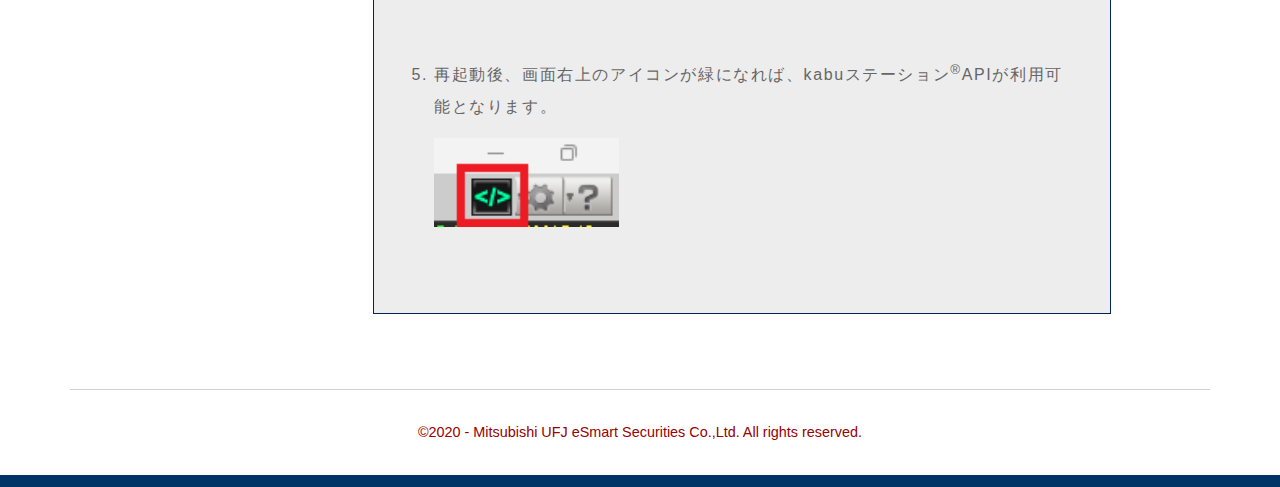
<file: ptal/howto.html>
<!DOCTYPE html>
<html>

<head>
	<meta charset="utf-8">
	<meta name="Description" content="kabuステーション APIに関するページです。">
	<meta name="Keywords" content="auKabucom, kabu.com,三菱UFJ eスマート証券, カブドットコム証券,API">
	<title>kabuステーション API ｜株のことならネット証券会社【三菱UFJ eスマート証券】</title>
	<meta name="viewport" content="width=device-width,initial-scale=1.0,minimum-scale=1.0">
	<meta name="format-detection" content="telephone=no">
	<meta http-equiv="X-UA-Compatible" content="IE=edge">
	<link rel="stylesheet" type="text/css" href="content/css/common.css">
	<link rel="stylesheet" type="text/css" href="content/css/manual.css">
</head>

<body>
	<header>
		<p class="logo">
			<a href="https://kabu.com" target="_blank">
				<img src="content/image/common/logo-kabucom_s.png" width="180px" />
			</a>
		</p>
	</header>
	<main>
	<div id="visual">
		<section class="visual-inner">
			<h1>
				<a href="index.html">
					<img src="content/image/common/logo.png" alt="kabuステーションAPI" width="520px" />
				</a>
			</h1>
		</section>
	</div>
	<div class="container">
		<div class="grid-sidebar affix">
			<ul class="list-group">
				<li class="list-group-item">
					<a href="howto.html" class="font-weight-normal">API利用設定</a>
				</li>
				<li class="list-group-item">
					<a href="#step1" class="sidebar-image">
						<img src="content/image/howto/nav_step1.png" class="sidebar-image" id="sidebar-step1">
					</a>
				</li>
				<li class="list-group-item">
					<a href="#step2" class="sidebar-image">
						<img src="content/image/howto/nav_step2.png" class="sidebar-image" id="sidebar-step2">
					</a>
				</li>
			</ul>
			<ul class="list-group">
				<li class="list-group-item">
					<a href="add-in.html" class="font-weight-normal">Excelアドイン利用方法</a>
				</li>
				<li class="list-group-item">
					<a href="add-in.html#step1" class="sidebar-image">
						<img src="content/image/add-in/nav_step1.png" class="sidebar-image" id="sidebar_step1">
					</a>
				</li>
				<li class="list-group-item">
					<a href="add-in.html#step2" class="sidebar-image">
						<img src="content/image/add-in/nav_step2.png" class="sidebar-image" id="sidebar_step2">
					</a>
				</li>
				<li class="list-group-item">
					<a href="add-in.html#step3" class="font-weight-normal">
						<img src="content/image/add-in/nav_step3.png" class="sidebar-image" id="sidebar_step3">
					</a>
				</li>
			</ul>
			<ul class="list-group">
				<li class="list-group-item">
					<a href="time-zone-setting.html" class="font-weight-normal">タイムゾーン、日付、時刻、地域等の設定</a>
				</li>
				<li class="list-group-item">
					<a href="time-zone-setting.html#step1" class="sidebar-image">
						<img src="content/image/time-zone-setting/Time_zone_step1.png" class="sidebar-image" id="sidebar_step1">
					</a>
				</li>
				<li class="list-group-item">
					<a href="time-zone-setting.html#step2" class="sidebar-image">
						<img src="content/image/time-zone-setting/Time_zone_step2.png" class="sidebar-image" id="sidebar_step2">
					</a>
				</li>
			</ul>
		</div>
		<div class="grid-content">
			<button onClick="window.print()" class="btn_print">印刷する</button>
			<div class="page-header">
				<h3>kabuステーション<sup>&reg;</sup>APIを利用するための初期設定</h3>
			</div>

			<a name="step1" id="step1"></a>
			<div class="support_title">
				<img src="content/image/common/sankaku.gif" width="9px" height="12px"> &nbsp;下記２つのステップの設定が完了しますと、kabuステーション<sup>&reg;</sup>APIをご利用できるようになります。
			</div>
			<div class="support_box">
				<div class="step_title">
					<img src="content/image/common/support_title1.gif" height="22px">
					<h2>マイページでの「kabuステーション<sup>&reg;</sup>API利用設定」</h2>
				</div>
				<div class="support_contents">
					<div class="support_text">
						<h3>kabuステーション<sup>&reg;</sup>API利用設定</h3>
						<ol>
							<li>メンバーズサイト（PC版）にログインします。
								<div class="support_img">
									<img src="content/image/howto/step1_001.png" width="75%" height="auto" alt="">
								</div>
							</li>
							<li>「設定・申込」の「らくらく電子契約」をクリックします。
								<div class="support_img">
									<img src="content/image/howto/step1_002.png" width="80%" height="auto" alt="">
								</div>
							</li>
							<li>らくらく電子契約画面の下図「取引ツール」の「設定」ボタンをクリックします。
								<div class="support_img">
									<img src="content/image/howto/step1_003.png" width="100%" height="auto" alt="">
								</div>
							</li>
							<li>kabuステーションAPI利用設定画面の「設定」ボタンをクリックします。
								<div class="support_img">
									<img src="content/image/howto/step1_004.png" width="100%" height="auto" alt="">
								</div>
							</li>
							<li>「設問」にすべてご回答いただき、「kabuステーション利用規定」に同意の上、パスワードを入力し「設定する」ボタンをクリックしてください。
								<div class="support_img">
									<img src="content/image/howto/step1_005.png" width="100%" height="auto" alt="">
								</div>
							</li>
							<li>下図のように表示されましたら、利用設定が完了となります。
								<div class="support_img">
									<img src="content/image/howto/step1_006.png" width="100%" height="auto" alt="">
								</div>
							</li>
							<li>利用設定完了後、再び「らくらく電子契約」画面を確認し、下図のように「利用可」と表示されていることをご確認ください。
								<div class="support_img">
									<img src="content/image/howto/step1_007.png" width="100%" height="auto" alt="">
								</div>
							※kabuステーション&reg;APIのご利用にはProfessionalプランかPremiumプランである必要があります。<br>
							申込が完了しても、上記の条件を満たしていない場合には「利用不可」と表示されます。
							</li>
						</ol>
						<a name="step2" id="step2"></a>
					<!-- /support_text -->
					</div>
				<!-- /support_contents -->
				</div>
			<!-- /support_box -->
			</div>


			<div class="support_box">

				<div class="step_title">
					<img src="content/image/common/support_title1.gif" height="22px">
					<h2>kabuステーション<sup>&reg;</sup>「APIシステム設定」</h2>
				</div>
				<div class="support_contents">
					<div class="support_text">
						<h3>APIシステム設定 </h3>
						※当手順の最後にkabuステーション&reg;の再起動が必要です。<br>
						<ol>
							<li>kabuステーション<sup>&reg;</sup>を起動します。
							</li>
							<li>画面右上の「&#60;&#47;&#62;」アイコンを右クリックし、「APIシステム設定」を選択します
								<div class="support_img">
									<img src="content/image/howto/step2_002.png" width="50%" height="auto" alt="">
								</div>
							</li>
							<li>下記の設定を行います。
								<ul style="list-style-type: none;">
									<li>&#x2460;「APIを利用する」にチェックを入れます。 </li>
									<li>&#x2461; パスワードを設定します。（※英数字6桁以上、16桁以下であること） </li>
									<li>&#x2462;「ソフトリミット（ワンショット上限）」の金額を設定します。（※初期値は下記のとおりです） </li>
									<li>&#x2463;「OK」ボタンをクリックします。 </li>
								</ul>
								<div class="support_img">
									<img src="content/image/howto/step2_003.png" width="80%" height="auto" alt="">
								</div>
							</li>
							<li>「はい」をクリックし、kabuステーション<sup>&reg;</sup>を再起動します。
								<div class="support_img">
									<img src="content/image/howto/step2_004.png" width="50%" height="auto" alt="">
								</div>
							</li>
							<li>再起動後、画面右上のアイコンが緑になれば、kabuステーション<sup>&reg;</sup>APIが利用可能となります。
								<div class="support_img">
									<img src="content/image/howto/step2_005.png" width="30%" height="auto" alt="">
								</div>
							</li>
						</ol>
					<!-- /support_text -->
					</div>
				<!-- /support_contents -->
				</div>
			<!-- /support_box -->
			</div>
		</div>
		<div class="container-botton-area">
		</div>
	</div>

	<footer>
		<p class="copy">&copy;2020 - Mitsubishi UFJ eSmart Securities Co.,Ltd. All rights reserved.</p>
	</footer>
</body>

</html>
</file>
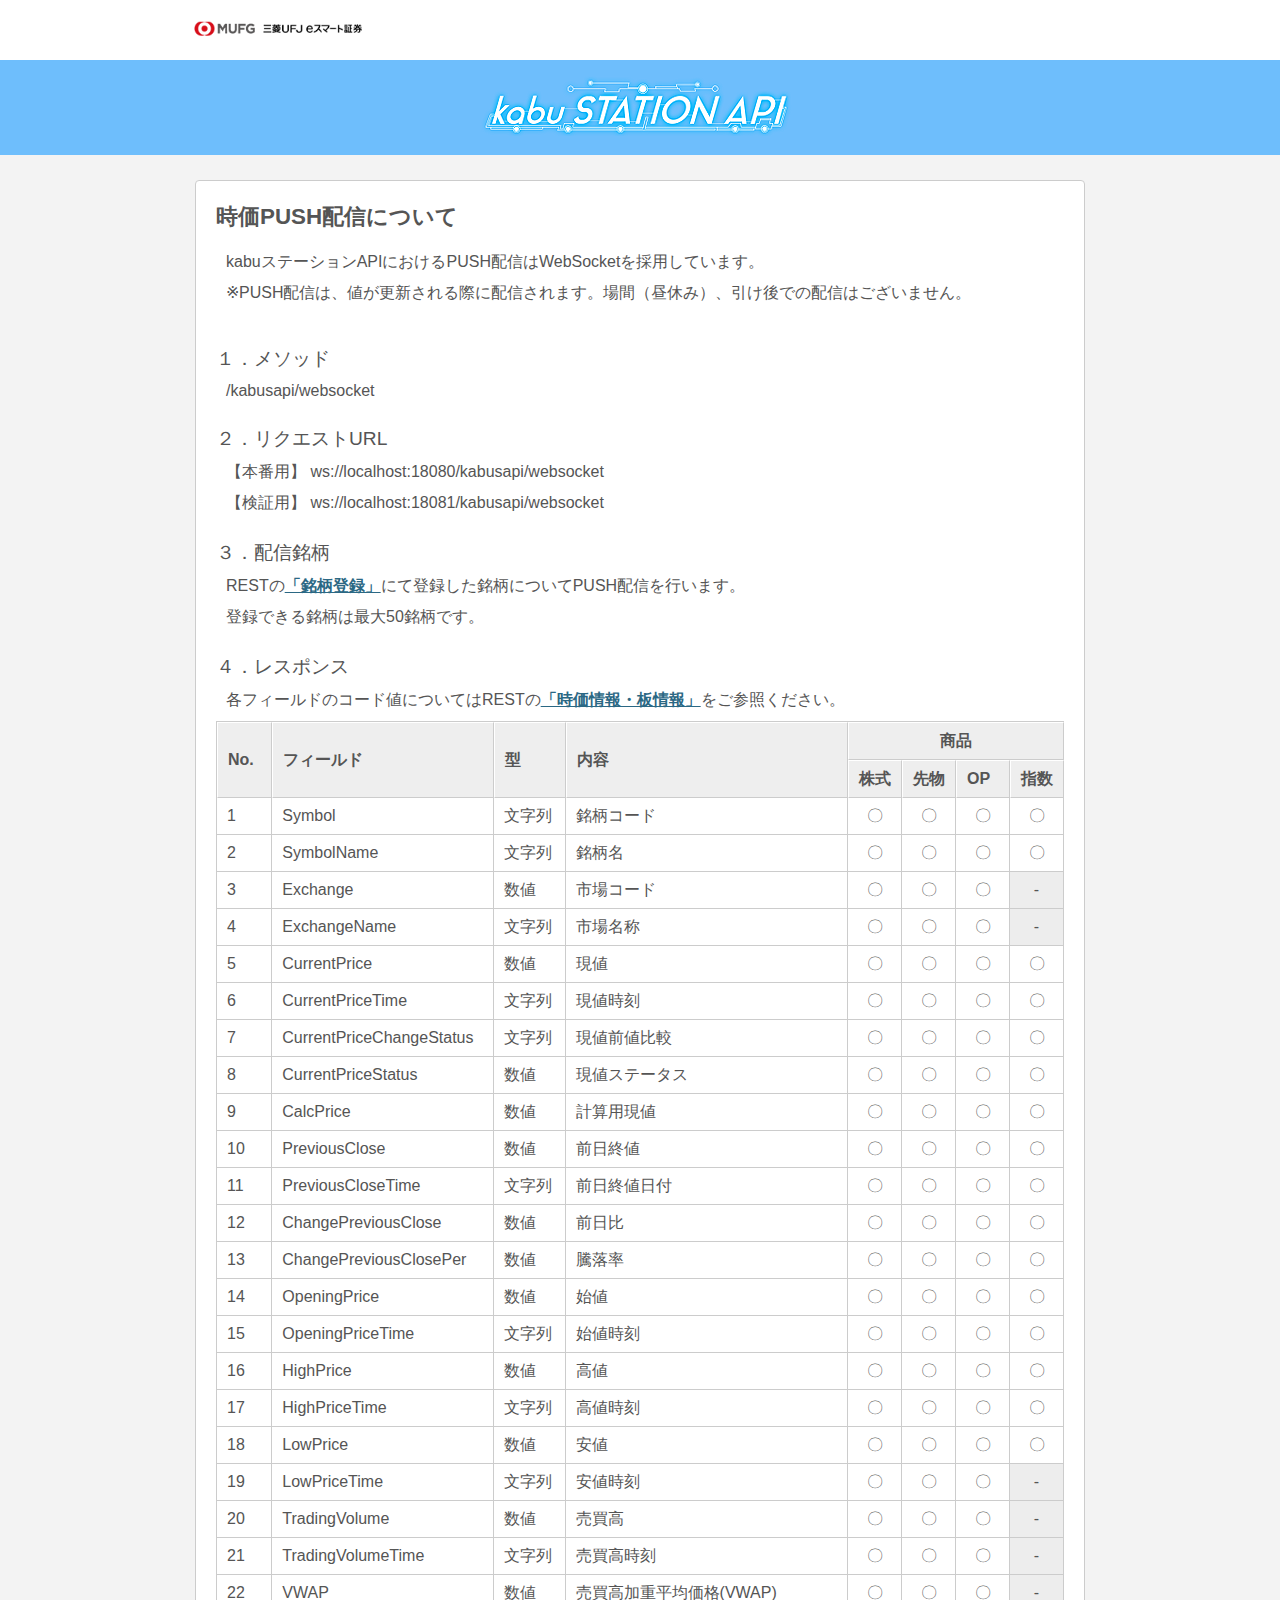
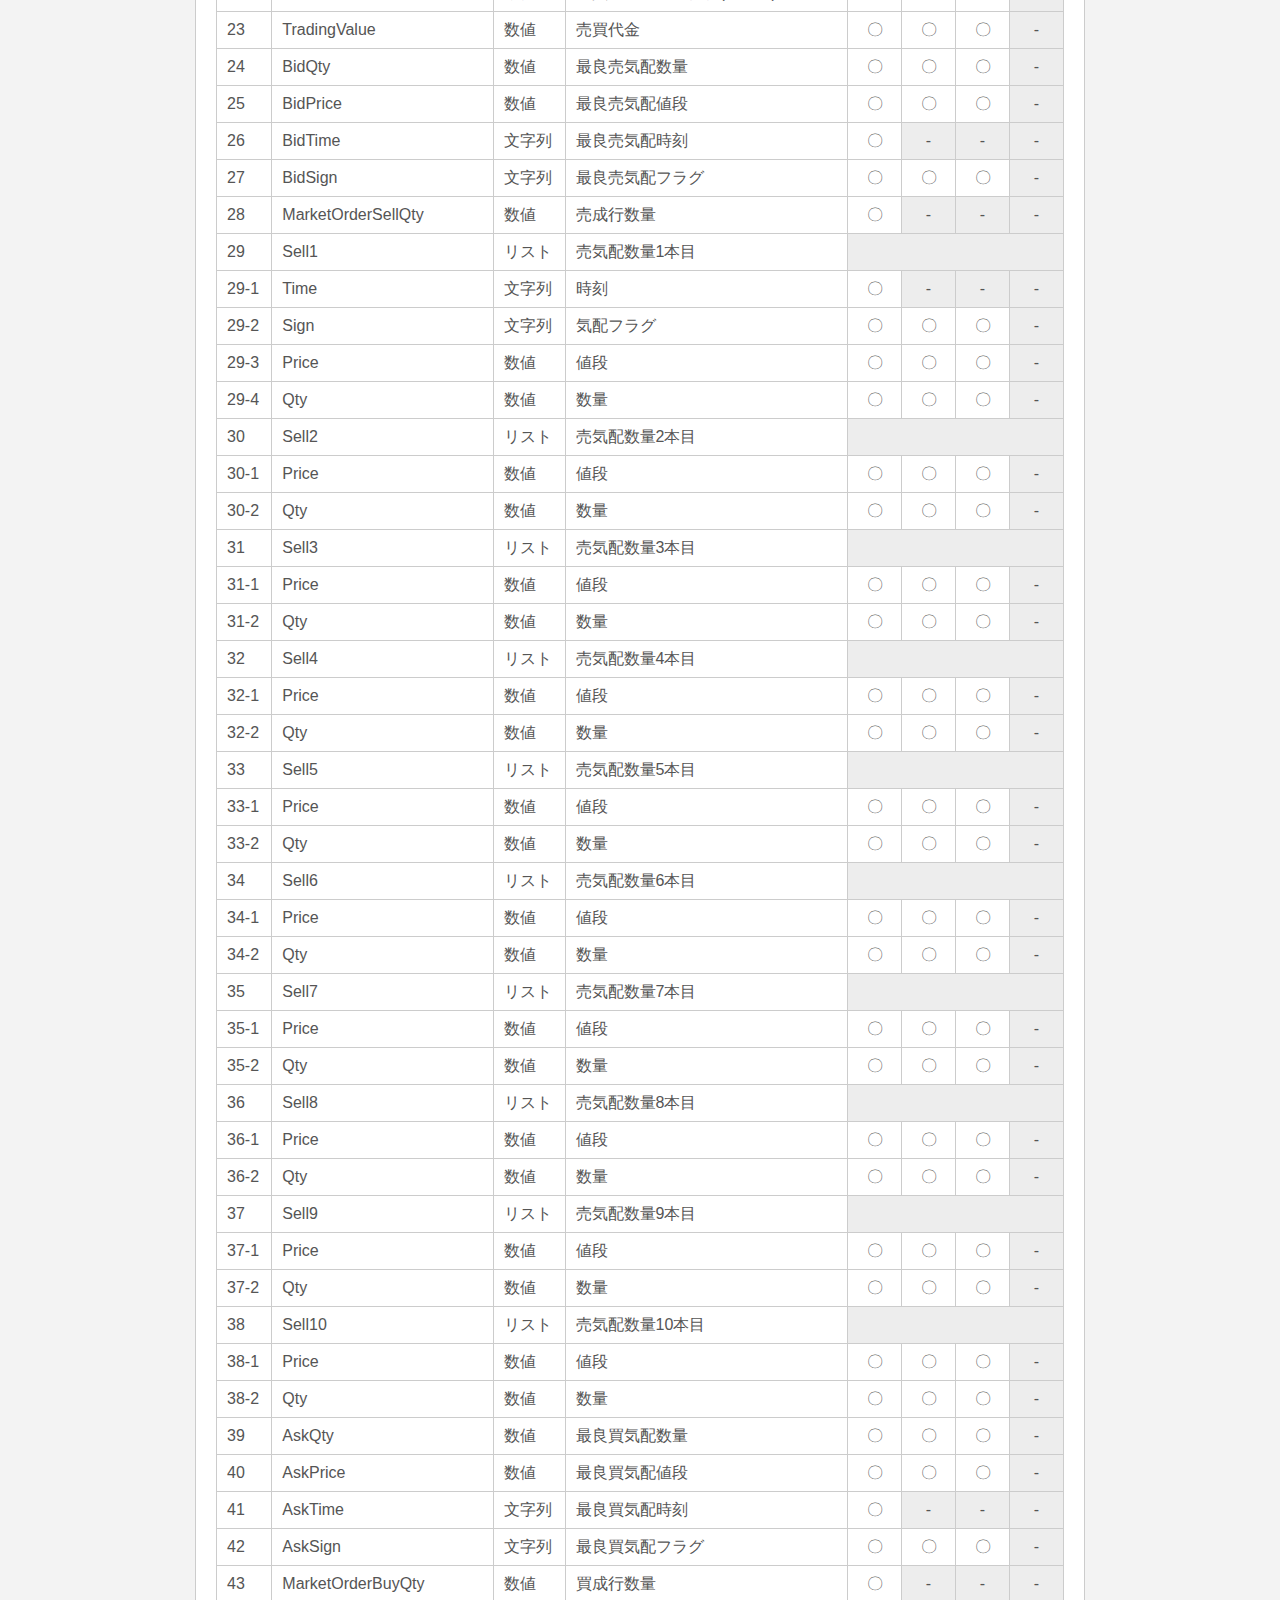
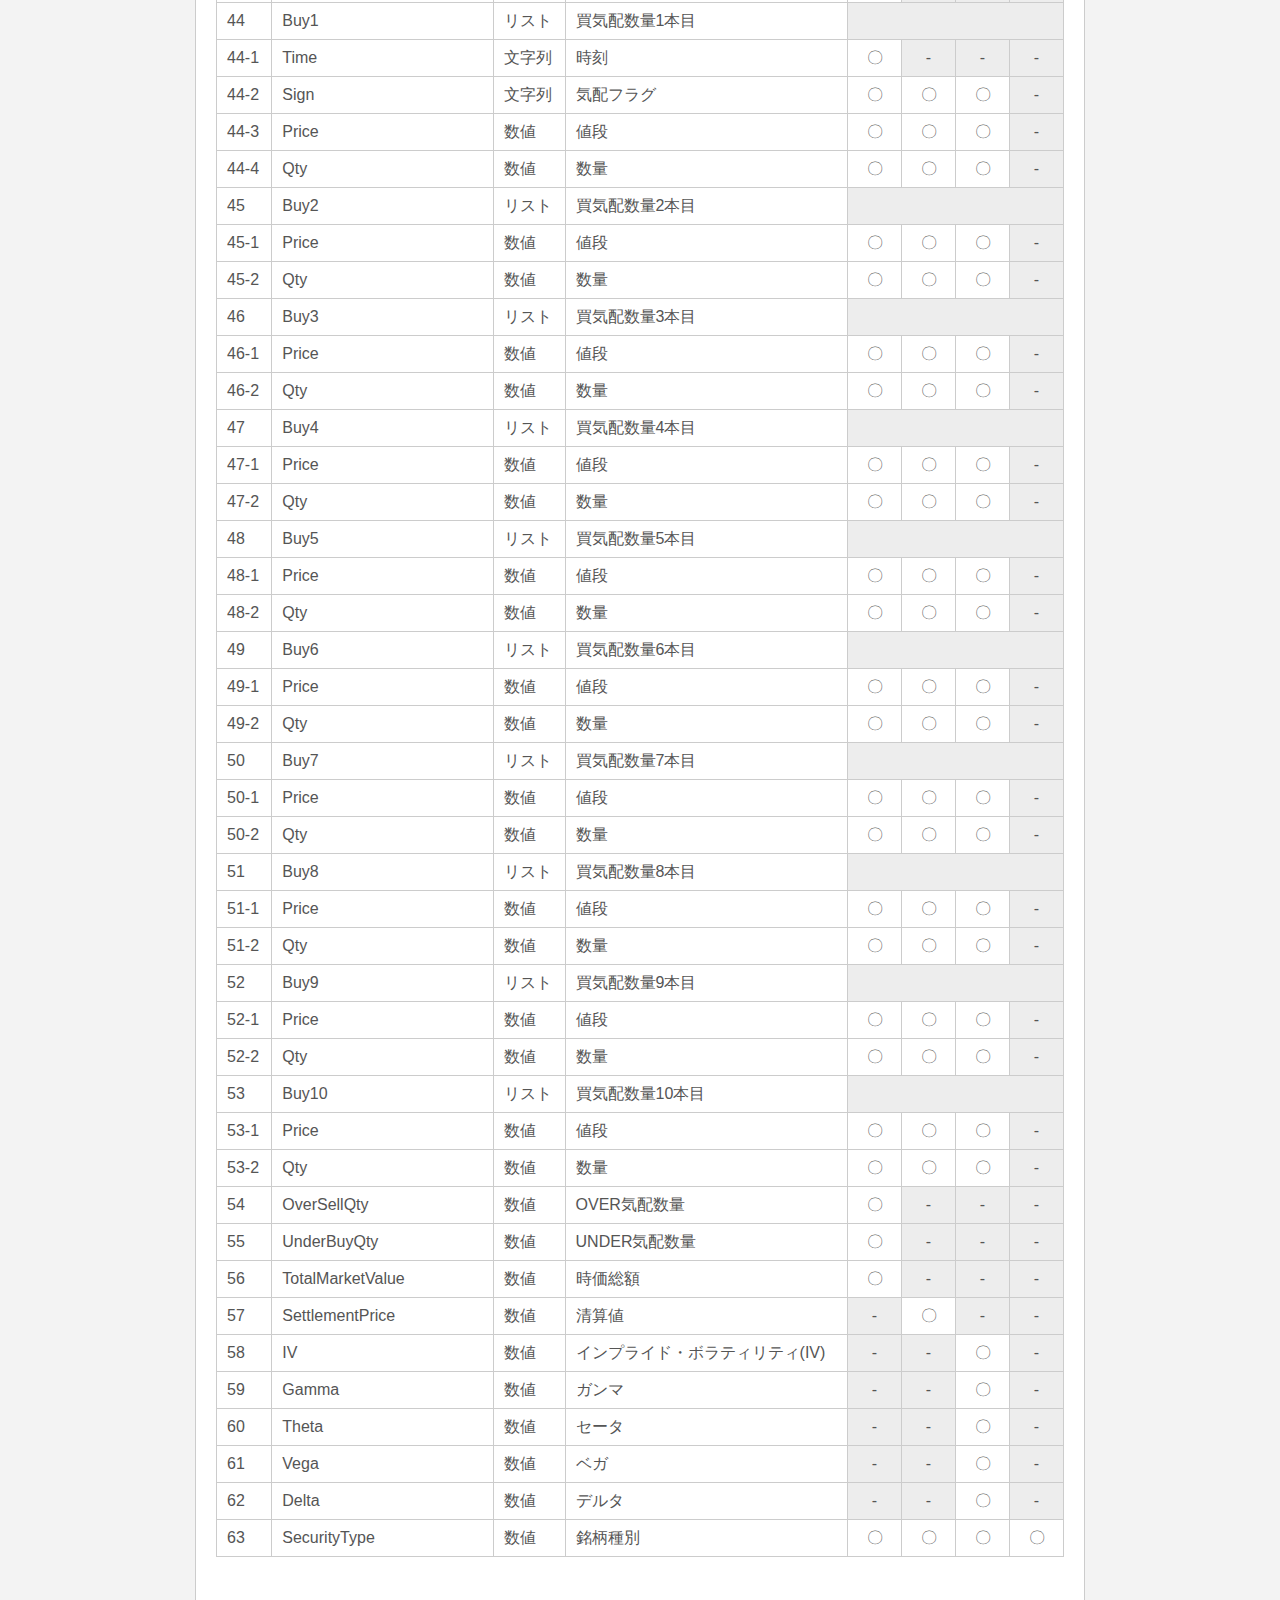
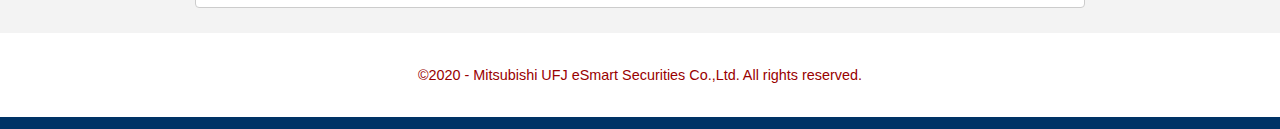
<file: ptal/push.html>
<!DOCTYPE html>
<html>

<head>
    <meta charset="utf-8">
    <meta name="Description" content="kabuステーション APIに関するページです。">
    <meta name="Keywords" content="auKabucom, kabu.com,三菱UFJ eスマート証券, カブドットコム証券,API">
    <title>kabuステーション API ｜株のことならネット証券会社【三菱UFJ eスマート証券】</title>
    <meta name="viewport" content="width=device-width,initial-scale=1.0,minimum-scale=1.0">
    <meta name="format-detection" content="telephone=no">
    <meta http-equiv="X-UA-Compatible" content="IE=edge">
    <link rel="stylesheet" type="text/css" href="content/css/guide.css">
    <link rel="stylesheet" type="text/css" href="content/css/common.css">
    <link rel="stylesheet" type="text/css" href="content/css/index.css">
    <style>
        .dash-cell {
            text-align: center;
            background-color: #cccccc5c;
        }
        
        .circle-cell {
            text-align: center;
        }
        
        .blank-cell {
            background-color: #cccccc5c;
        }
    </style>
</head>

<body>
    <header>
        <p class="logo">
            <a href="https://kabu.com" target="_blank">
                <img src="content/image/common/logo-kabucom_s.png" width="180px" />
            </a>
        </p>
    </header>
    <main>
        <div id="visual">
            <section class="visual-inner">
                <h1>
                    <a href="index.html">
                        <img src="content/image/common/logo.png" alt="kabuステーションAPI" width="520px" />
                    </a>
                </h1>
            </section>
        </div>

        <div id="contents">
            <div id="contents-inner">
                <div class="issue">
                    <div class="issue-inner">
                        <h3>時価PUSH配信について</h3>
                        <p class="mb10">kabuステーションAPIにおけるPUSH配信はWebSocketを採用しています。</p>
                        <p>※PUSH配信は、値が更新される際に配信されます。場間（昼休み）、引け後での配信はございません。</p>
                        <br>
                        <br>
                        <h4>１．メソッド</h4>
                        <p class="mb10">/kabusapi/websocket</p>
                        <br>

                        <h4>２．リクエストURL</h4>
                        <p>【本番用】 ws://localhost:18080/kabusapi/websocket</p>
                        <p>【検証用】 ws://localhost:18081/kabusapi/websocket</p>
                        <br>

                        <h4>３．配信銘柄</h4>
                        <p>RESTの<a href="../reference/index.html#tag/register%2Fpaths%2F~1register%2Fput">「銘柄登録」</a>にて登録した銘柄についてPUSH配信を行います。</p>
                        <p>登録できる銘柄は最大50銘柄です。</p>
                        <br>

                        <h4>４．レスポンス</h4>
                        <p>各フィールドのコード値についてはRESTの<a href="../reference/index.html#tag/info%2Fpaths%2F~1board~1%7Bsymbol%7D%40%7Bexchange%7D%2Fget">「時価情報・板情報」</a>をご参照ください。</p>
                        <table class="main-table">
                            <tr>
                                <th rowspan="2">No.</th>
                                <th rowspan="2">フィールド</th>
                                <th rowspan="2">型</th>
                                <th rowspan="2">内容</th>
                                <th colspan="4" style="text-align: center;">商品</th>
                            </tr>
                            <tr style="text-align: center;">
                                <th style="width: 2em;">株式</th>
                                <th style="width: 2em;">先物</th>
                                <th style="width: 2em;">OP </th>
                                <th style="width: 2em;">指数</th>
                            </tr>
                            <tr>
                                <td>1</td>
                                <td>Symbol</td>
                                <td>文字列</td>
                                <td>銘柄コード</td>
                                <td class="circle-cell">〇</td>
                                <td class="circle-cell">〇</td>
                                <td class="circle-cell">〇</td>
                                <td class="circle-cell">〇</td>
                            </tr>
                            <tr>
                                <td>2</td>
                                <td>SymbolName</td>
                                <td>文字列</td>
                                <td>銘柄名</td>
                                <td class="circle-cell">〇</td>
                                <td class="circle-cell">〇</td>
                                <td class="circle-cell">〇</td>
                                <td class="circle-cell">〇</td>
                            </tr>
                            <tr>
                                <td>3</td>
                                <td>Exchange</td>
                                <td>数値</td>
                                <td>市場コード</td>
                                <td class="circle-cell">〇</td>
                                <td class="circle-cell">〇</td>
                                <td class="circle-cell">〇</td>
                                <td class="dash-cell">-</td>
                            </tr>
                            <tr>
                                <td>4</td>
                                <td>ExchangeName</td>
                                <td>文字列</td>
                                <td>市場名称</td>
                                <td class="circle-cell">〇</td>
                                <td class="circle-cell">〇</td>
                                <td class="circle-cell">〇</td>
                                <td class="dash-cell">-</td>
                            </tr>
                            <tr>
                                <td>5</td>
                                <td>CurrentPrice</td>
                                <td>数値</td>
                                <td>現値</td>
                                <td class="circle-cell">〇</td>
                                <td class="circle-cell">〇</td>
                                <td class="circle-cell">〇</td>
                                <td class="circle-cell">〇</td>
                            </tr>
                            <tr>
                                <td>6</td>
                                <td>CurrentPriceTime</td>
                                <td>文字列</td>
                                <td>現値時刻</td>
                                <td class="circle-cell">〇</td>
                                <td class="circle-cell">〇</td>
                                <td class="circle-cell">〇</td>
                                <td class="circle-cell">〇</td>
                            </tr>
                            <tr>
                                <td>7</td>
                                <td>CurrentPriceChangeStatus</td>
                                <td>文字列</td>
                                <td>現値前値比較</td>
                                <td class="circle-cell">〇</td>
                                <td class="circle-cell">〇</td>
                                <td class="circle-cell">〇</td>
                                <td class="circle-cell">〇</td>
                            </tr>
                            <tr>
                                <td>8</td>
                                <td>CurrentPriceStatus</td>
                                <td>数値</td>
                                <td>現値ステータス</td>
                                <td class="circle-cell">〇</td>
                                <td class="circle-cell">〇</td>
                                <td class="circle-cell">〇</td>
                                <td class="circle-cell">〇</td>
                            </tr>
                            <tr>
                                <td>9</td>
                                <td>CalcPrice</td>
                                <td>数値</td>
                                <td>計算用現値</td>
                                <td class="circle-cell">〇</td>
                                <td class="circle-cell">〇</td>
                                <td class="circle-cell">〇</td>
                                <td class="circle-cell">〇</td>
                            </tr>
                            <tr>
                                <td>10</td>
                                <td>PreviousClose</td>
                                <td>数値</td>
                                <td>前日終値</td>
                                <td class="circle-cell">〇</td>
                                <td class="circle-cell">〇</td>
                                <td class="circle-cell">〇</td>
                                <td class="circle-cell">〇</td>
                            </tr>
                            <tr>
                                <td>11</td>
                                <td>PreviousCloseTime</td>
                                <td>文字列</td>
                                <td>前日終値日付</td>
                                <td class="circle-cell">〇</td>
                                <td class="circle-cell">〇</td>
                                <td class="circle-cell">〇</td>
                                <td class="circle-cell">〇</td>
                            </tr>
                            <tr>
                                <td>12</td>
                                <td>ChangePreviousClose</td>
                                <td>数値</td>
                                <td>前日比</td>
                                <td class="circle-cell">〇</td>
                                <td class="circle-cell">〇</td>
                                <td class="circle-cell">〇</td>
                                <td class="circle-cell">〇</td>
                            </tr>
                            <tr>
                                <td>13</td>
                                <td>ChangePreviousClosePer</td>
                                <td>数値</td>
                                <td>騰落率</td>
                                <td class="circle-cell">〇</td>
                                <td class="circle-cell">〇</td>
                                <td class="circle-cell">〇</td>
                                <td class="circle-cell">〇</td>
                            </tr>
                            <tr>
                                <td>14</td>
                                <td>OpeningPrice</td>
                                <td>数値</td>
                                <td>始値</td>
                                <td class="circle-cell">〇</td>
                                <td class="circle-cell">〇</td>
                                <td class="circle-cell">〇</td>
                                <td class="circle-cell">〇</td>
                            </tr>
                            <tr>
                                <td>15</td>
                                <td>OpeningPriceTime</td>
                                <td>文字列</td>
                                <td>始値時刻</td>
                                <td class="circle-cell">〇</td>
                                <td class="circle-cell">〇</td>
                                <td class="circle-cell">〇</td>
                                <td class="circle-cell">〇</td>
                            </tr>
                            <tr>
                                <td>16</td>
                                <td>HighPrice</td>
                                <td>数値</td>
                                <td>高値</td>
                                <td class="circle-cell">〇</td>
                                <td class="circle-cell">〇</td>
                                <td class="circle-cell">〇</td>
                                <td class="circle-cell">〇</td>
                            </tr>
                            <tr>
                                <td>17</td>
                                <td>HighPriceTime</td>
                                <td>文字列</td>
                                <td>高値時刻</td>
                                <td class="circle-cell">〇</td>
                                <td class="circle-cell">〇</td>
                                <td class="circle-cell">〇</td>
                                <td class="circle-cell">〇</td>
                            </tr>
                            <tr>
                                <td>18</td>
                                <td>LowPrice</td>
                                <td>数値</td>
                                <td>安値</td>
                                <td class="circle-cell">〇</td>
                                <td class="circle-cell">〇</td>
                                <td class="circle-cell">〇</td>
                                <td class="circle-cell">〇</td>
                            </tr>
                            <tr>
                                <td>19</td>
                                <td>LowPriceTime</td>
                                <td>文字列</td>
                                <td>安値時刻</td>
                                <td class="circle-cell">〇</td>
                                <td class="circle-cell">〇</td>
                                <td class="circle-cell">〇</td>
                                <td class="dash-cell">-</td>
                            </tr>
                            <tr>
                                <td>20</td>
                                <td>TradingVolume</td>
                                <td>数値</td>
                                <td>売買高</td>
                                <td class="circle-cell">〇</td>
                                <td class="circle-cell">〇</td>
                                <td class="circle-cell">〇</td>
                                <td class="dash-cell">-</td>
                            </tr>
                            <tr>
                                <td>21</td>
                                <td>TradingVolumeTime</td>
                                <td>文字列</td>
                                <td>売買高時刻</td>
                                <td class="circle-cell">〇</td>
                                <td class="circle-cell">〇</td>
                                <td class="circle-cell">〇</td>
                                <td class="dash-cell">-</td>
                            </tr>
                            <tr>
                                <td>22</td>
                                <td>VWAP</td>
                                <td>数値</td>
                                <td>売買高加重平均価格(VWAP)</td>
                                <td class="circle-cell">〇</td>
                                <td class="circle-cell">〇</td>
                                <td class="circle-cell">〇</td>
                                <td class="dash-cell">-</td>
                            </tr>
                            <tr>
                                <td>23</td>
                                <td>TradingValue</td>
                                <td>数値</td>
                                <td>売買代金</td>
                                <td class="circle-cell">〇</td>
                                <td class="circle-cell">〇</td>
                                <td class="circle-cell">〇</td>
                                <td class="dash-cell">-</td>
                            </tr>
                            <tr>
                                <td>24</td>
                                <td>BidQty</td>
                                <td>数値</td>
                                <td>最良売気配数量</td>
                                <td class="circle-cell">〇</td>
                                <td class="circle-cell">〇</td>
                                <td class="circle-cell">〇</td>
                                <td class="dash-cell">-</td>
                            </tr>
                            <tr>
                                <td>25</td>
                                <td>BidPrice</td>
                                <td>数値</td>
                                <td>最良売気配値段</td>
                                <td class="circle-cell">〇</td>
                                <td class="circle-cell">〇</td>
                                <td class="circle-cell">〇</td>
                                <td class="dash-cell">-</td>
                            </tr>
                            <tr>
                                <td>26</td>
                                <td>BidTime</td>
                                <td>文字列</td>
                                <td>最良売気配時刻</td>
                                <td class="circle-cell">〇</td>
                                <td class="dash-cell">-</td>
                                <td class="dash-cell">-</td>
                                <td class="dash-cell">-</td>
                            </tr>
                            <tr>
                                <td>27</td>
                                <td>BidSign</td>
                                <td>文字列</td>
                                <td>最良売気配フラグ</td>
                                <td class="circle-cell">〇</td>
                                <td class="circle-cell">〇</td>
                                <td class="circle-cell">〇</td>
                                <td class="dash-cell">-</td>
                            </tr>
                            <tr>
                                <td>28</td>
                                <td>MarketOrderSellQty</td>
                                <td>数値</td>
                                <td>売成行数量</td>
                                <td class="circle-cell">〇</td>
                                <td class="dash-cell">-</td>
                                <td class="dash-cell">-</td>
                                <td class="dash-cell">-</td>
                            </tr>
                            <tr>
                                <td>29</td>
                                <td>Sell1</td>
                                <td>リスト</td>
                                <td>売気配数量1本目</td>
                                <td colspan="4" class="blank-cell"></td>
                            </tr>
                            <tr>
                                <td>29-1</td>
                                <td> Time</td>
                                <td>文字列</td>
                                <td>時刻</td>
                                <td class="circle-cell">〇</td>
                                <td class="dash-cell">-</td>
                                <td class="dash-cell">-</td>
                                <td class="dash-cell">-</td>
                            </tr>
                            <tr>
                                <td>29-2</td>
                                <td> Sign</td>
                                <td>文字列</td>
                                <td>気配フラグ</td>
                                <td class="circle-cell">〇</td>
                                <td class="circle-cell">〇</td>
                                <td class="circle-cell">〇</td>
                                <td class="dash-cell">-</td>
                            </tr>
                            <tr>
                                <td>29-3</td>
                                <td> Price</td>
                                <td>数値</td>
                                <td>値段</td>
                                <td class="circle-cell">〇</td>
                                <td class="circle-cell">〇</td>
                                <td class="circle-cell">〇</td>
                                <td class="dash-cell">-</td>
                            </tr>
                            <tr>
                                <td>29-4</td>
                                <td> Qty</td>
                                <td>数値</td>
                                <td>数量</td>
                                <td class="circle-cell">〇</td>
                                <td class="circle-cell">〇</td>
                                <td class="circle-cell">〇</td>
                                <td class="dash-cell">-</td>
                            </tr>
                            <tr>
                                <td>30</td>
                                <td>Sell2</td>
                                <td>リスト</td>
                                <td>売気配数量2本目</td>
                                <td colspan="4" class="blank-cell"></td>
                            </tr>
                            <tr>
                                <td>30-1</td>
                                <td> Price</td>
                                <td>数値</td>
                                <td>値段</td>
                                <td class="circle-cell">〇</td>
                                <td class="circle-cell">〇</td>
                                <td class="circle-cell">〇</td>
                                <td class="dash-cell">-</td>
                            </tr>
                            <tr>
                                <td>30-2</td>
                                <td> Qty</td>
                                <td>数値</td>
                                <td>数量</td>
                                <td class="circle-cell">〇</td>
                                <td class="circle-cell">〇</td>
                                <td class="circle-cell">〇</td>
                                <td class="dash-cell">-</td>
                            </tr>
                            <tr>
                                <td>31</td>
                                <td>Sell3</td>
                                <td>リスト</td>
                                <td>売気配数量3本目</td>
                                <td colspan="4" class="blank-cell"></td>
                            </tr>
                            <tr>
                                <td>31-1</td>
                                <td> Price</td>
                                <td>数値</td>
                                <td>値段</td>
                                <td class="circle-cell">〇</td>
                                <td class="circle-cell">〇</td>
                                <td class="circle-cell">〇</td>
                                <td class="dash-cell">-</td>
                            </tr>
                            <tr>
                                <td>31-2</td>
                                <td> Qty</td>
                                <td>数値</td>
                                <td>数量</td>
                                <td class="circle-cell">〇</td>
                                <td class="circle-cell">〇</td>
                                <td class="circle-cell">〇</td>
                                <td class="dash-cell">-</td>
                            </tr>
                            <tr>
                                <td>32</td>
                                <td>Sell4</td>
                                <td>リスト</td>
                                <td>売気配数量4本目</td>
                                <td colspan="4" class="blank-cell"></td>
                            </tr>
                            <tr>
                                <td>32-1</td>
                                <td> Price</td>
                                <td>数値</td>
                                <td>値段</td>
                                <td class="circle-cell">〇</td>
                                <td class="circle-cell">〇</td>
                                <td class="circle-cell">〇</td>
                                <td class="dash-cell">-</td>
                            </tr>
                            <tr>
                                <td>32-2</td>
                                <td> Qty</td>
                                <td>数値</td>
                                <td>数量</td>
                                <td class="circle-cell">〇</td>
                                <td class="circle-cell">〇</td>
                                <td class="circle-cell">〇</td>
                                <td class="dash-cell">-</td>
                            </tr>
                            <tr>
                                <td>33</td>
                                <td>Sell5</td>
                                <td>リスト</td>
                                <td>売気配数量5本目</td>
                                <td colspan="4" class="blank-cell"></td>
                            </tr>
                            <tr>
                                <td>33-1</td>
                                <td> Price</td>
                                <td>数値</td>
                                <td>値段</td>
                                <td class="circle-cell">〇</td>
                                <td class="circle-cell">〇</td>
                                <td class="circle-cell">〇</td>
                                <td class="dash-cell">-</td>
                            </tr>
                            <tr>
                                <td>33-2</td>
                                <td> Qty</td>
                                <td>数値</td>
                                <td>数量</td>
                                <td class="circle-cell">〇</td>
                                <td class="circle-cell">〇</td>
                                <td class="circle-cell">〇</td>
                                <td class="dash-cell">-</td>
                            </tr>
                            <tr>
                                <td>34</td>
                                <td>Sell6</td>
                                <td>リスト</td>
                                <td>売気配数量6本目</td>
                                <td colspan="4" class="blank-cell"></td>
                            </tr>
                            <tr>
                                <td>34-1</td>
                                <td> Price</td>
                                <td>数値</td>
                                <td>値段</td>
                                <td class="circle-cell">〇</td>
                                <td class="circle-cell">〇</td>
                                <td class="circle-cell">〇</td>
                                <td class="dash-cell">-</td>
                            </tr>
                            <tr>
                                <td>34-2</td>
                                <td> Qty</td>
                                <td>数値</td>
                                <td>数量</td>
                                <td class="circle-cell">〇</td>
                                <td class="circle-cell">〇</td>
                                <td class="circle-cell">〇</td>
                                <td class="dash-cell">-</td>
                            </tr>
                            <tr>
                                <td>35</td>
                                <td>Sell7</td>
                                <td>リスト</td>
                                <td>売気配数量7本目</td>
                                <td colspan="4" class="blank-cell"></td>
                            </tr>
                            <tr>
                                <td>35-1</td>
                                <td> Price</td>
                                <td>数値</td>
                                <td>値段</td>
                                <td class="circle-cell">〇</td>
                                <td class="circle-cell">〇</td>
                                <td class="circle-cell">〇</td>
                                <td class="dash-cell">-</td>
                            </tr>
                            <tr>
                                <td>35-2</td>
                                <td> Qty</td>
                                <td>数値</td>
                                <td>数量</td>
                                <td class="circle-cell">〇</td>
                                <td class="circle-cell">〇</td>
                                <td class="circle-cell">〇</td>
                                <td class="dash-cell">-</td>
                            </tr>
                            <tr>
                                <td>36</td>
                                <td>Sell8</td>
                                <td>リスト</td>
                                <td>売気配数量8本目</td>
                                <td colspan="4" class="blank-cell"></td>
                            </tr>
                            <tr>
                                <td>36-1</td>
                                <td> Price</td>
                                <td>数値</td>
                                <td>値段</td>
                                <td class="circle-cell">〇</td>
                                <td class="circle-cell">〇</td>
                                <td class="circle-cell">〇</td>
                                <td class="dash-cell">-</td>
                            </tr>
                            <tr>
                                <td>36-2</td>
                                <td> Qty</td>
                                <td>数値</td>
                                <td>数量</td>
                                <td class="circle-cell">〇</td>
                                <td class="circle-cell">〇</td>
                                <td class="circle-cell">〇</td>
                                <td class="dash-cell">-</td>
                            </tr>
                            <tr>
                                <td>37</td>
                                <td>Sell9</td>
                                <td>リスト</td>
                                <td>売気配数量9本目</td>
                                <td colspan="4" class="blank-cell"></td>
                            </tr>
                            <tr>
                                <td>37-1</td>
                                <td> Price</td>
                                <td>数値</td>
                                <td>値段</td>
                                <td class="circle-cell">〇</td>
                                <td class="circle-cell">〇</td>
                                <td class="circle-cell">〇</td>
                                <td class="dash-cell">-</td>
                            </tr>
                            <tr>
                                <td>37-2</td>
                                <td> Qty</td>
                                <td>数値</td>
                                <td>数量</td>
                                <td class="circle-cell">〇</td>
                                <td class="circle-cell">〇</td>
                                <td class="circle-cell">〇</td>
                                <td class="dash-cell">-</td>
                            </tr>
                            <tr>
                                <td>38</td>
                                <td>Sell10</td>
                                <td>リスト</td>
                                <td>売気配数量10本目</td>
                                <td colspan="4" class="blank-cell"></td>
                            </tr>
                            <tr>
                                <td>38-1</td>
                                <td> Price</td>
                                <td>数値</td>
                                <td>値段</td>
                                <td class="circle-cell">〇</td>
                                <td class="circle-cell">〇</td>
                                <td class="circle-cell">〇</td>
                                <td class="dash-cell">-</td>
                            </tr>
                            <tr>
                                <td>38-2</td>
                                <td> Qty</td>
                                <td>数値</td>
                                <td>数量</td>
                                <td class="circle-cell">〇</td>
                                <td class="circle-cell">〇</td>
                                <td class="circle-cell">〇</td>
                                <td class="dash-cell">-</td>
                            </tr>
                            <tr>
                                <td>39</td>
                                <td>AskQty</td>
                                <td>数値</td>
                                <td>最良買気配数量</td>
                                <td class="circle-cell">〇</td>
                                <td class="circle-cell">〇</td>
                                <td class="circle-cell">〇</td>
                                <td class="dash-cell">-</td>
                            </tr>
                            <tr>
                                <td>40</td>
                                <td>AskPrice</td>
                                <td>数値</td>
                                <td>最良買気配値段</td>
                                <td class="circle-cell">〇</td>
                                <td class="circle-cell">〇</td>
                                <td class="circle-cell">〇</td>
                                <td class="dash-cell">-</td>
                            </tr>
                            <tr>
                                <td>41</td>
                                <td>AskTime</td>
                                <td>文字列</td>
                                <td>最良買気配時刻</td>
                                <td class="circle-cell">〇</td>
                                <td class="dash-cell">-</td>
                                <td class="dash-cell">-</td>
                                <td class="dash-cell">-</td>
                            </tr>
                            <tr>
                                <td>42</td>
                                <td>AskSign</td>
                                <td>文字列</td>
                                <td>最良買気配フラグ</td>
                                <td class="circle-cell">〇</td>
                                <td class="circle-cell">〇</td>
                                <td class="circle-cell">〇</td>
                                <td class="dash-cell">-</td>
                            </tr>
                            <tr>
                                <td>43</td>
                                <td>MarketOrderBuyQty</td>
                                <td>数値</td>
                                <td>買成行数量</td>
                                <td class="circle-cell">〇</td>
                                <td class="dash-cell">-</td>
                                <td class="dash-cell">-</td>
                                <td class="dash-cell">-</td>
                            </tr>
                            <tr>
                                <td>44</td>
                                <td>Buy1</td>
                                <td>リスト</td>
                                <td>買気配数量1本目</td>
                                <td colspan="4" class="blank-cell"></td>
                            </tr>
                            <tr>
                                <td>44-1</td>
                                <td> Time</td>
                                <td>文字列</td>
                                <td>時刻</td>
                                <td class="circle-cell">〇</td>
                                <td class="dash-cell">-</td>
                                <td class="dash-cell">-</td>
                                <td class="dash-cell">-</td>

                            </tr>
                            <tr>
                                <td>44-2</td>
                                <td> Sign</td>
                                <td>文字列</td>
                                <td>気配フラグ</td>
                                <td class="circle-cell">〇</td>
                                <td class="circle-cell">〇</td>
                                <td class="circle-cell">〇</td>
                                <td class="dash-cell">-</td>
                            </tr>
                            <tr>
                                <td>44-3</td>
                                <td> Price</td>
                                <td>数値</td>
                                <td>値段</td>
                                <td class="circle-cell">〇</td>
                                <td class="circle-cell">〇</td>
                                <td class="circle-cell">〇</td>
                                <td class="dash-cell">-</td>
                            </tr>
                            <tr>
                                <td>44-4</td>
                                <td> Qty</td>
                                <td>数値</td>
                                <td>数量</td>
                                <td class="circle-cell">〇</td>
                                <td class="circle-cell">〇</td>
                                <td class="circle-cell">〇</td>
                                <td class="dash-cell">-</td>
                            </tr>
                            <tr>
                                <td>45</td>
                                <td>Buy2</td>
                                <td>リスト</td>
                                <td>買気配数量2本目</td>
                                <td colspan="4" class="blank-cell"></td>
                            </tr>
                            <tr>
                                <td>45-1</td>
                                <td> Price</td>
                                <td>数値</td>
                                <td>値段</td>
                                <td class="circle-cell">〇</td>
                                <td class="circle-cell">〇</td>
                                <td class="circle-cell">〇</td>
                                <td class="dash-cell">-</td>
                            </tr>
                            <tr>
                                <td>45-2</td>
                                <td> Qty</td>
                                <td>数値</td>
                                <td>数量</td>
                                <td class="circle-cell">〇</td>
                                <td class="circle-cell">〇</td>
                                <td class="circle-cell">〇</td>
                                <td class="dash-cell">-</td>
                            </tr>
                            <tr>
                                <td>46</td>
                                <td>Buy3</td>
                                <td>リスト</td>
                                <td>買気配数量3本目</td>
                                <td colspan="4" class="blank-cell"></td>
                            </tr>
                            <tr>
                                <td>46-1</td>
                                <td> Price</td>
                                <td>数値</td>
                                <td>値段</td>
                                <td class="circle-cell">〇</td>
                                <td class="circle-cell">〇</td>
                                <td class="circle-cell">〇</td>
                                <td class="dash-cell">-</td>
                            </tr>
                            <tr>
                                <td>46-2</td>
                                <td> Qty</td>
                                <td>数値</td>
                                <td>数量</td>
                                <td class="circle-cell">〇</td>
                                <td class="circle-cell">〇</td>
                                <td class="circle-cell">〇</td>
                                <td class="dash-cell">-</td>
                            </tr>
                            <tr>
                                <td>47</td>
                                <td>Buy4</td>
                                <td>リスト</td>
                                <td>買気配数量4本目</td>
                                <td colspan="4" class="blank-cell"></td>
                            </tr>
                            <tr>
                                <td>47-1</td>
                                <td> Price</td>
                                <td>数値</td>
                                <td>値段</td>
                                <td class="circle-cell">〇</td>
                                <td class="circle-cell">〇</td>
                                <td class="circle-cell">〇</td>
                                <td class="dash-cell">-</td>
                            </tr>
                            <tr>
                                <td>47-2</td>
                                <td> Qty</td>
                                <td>数値</td>
                                <td>数量</td>
                                <td class="circle-cell">〇</td>
                                <td class="circle-cell">〇</td>
                                <td class="circle-cell">〇</td>
                                <td class="dash-cell">-</td>
                            </tr>
                            <tr>
                                <td>48</td>
                                <td>Buy5</td>
                                <td>リスト</td>
                                <td>買気配数量5本目</td>
                                <td colspan="4" class="blank-cell"></td>
                            </tr>
                            <tr>
                                <td>48-1</td>
                                <td> Price</td>
                                <td>数値</td>
                                <td>値段</td>
                                <td class="circle-cell">〇</td>
                                <td class="circle-cell">〇</td>
                                <td class="circle-cell">〇</td>
                                <td class="dash-cell">-</td>
                            </tr>
                            <tr>
                                <td>48-2</td>
                                <td> Qty</td>
                                <td>数値</td>
                                <td>数量</td>
                                <td class="circle-cell">〇</td>
                                <td class="circle-cell">〇</td>
                                <td class="circle-cell">〇</td>
                                <td class="dash-cell">-</td>
                            </tr>
                            <tr>
                                <td>49</td>
                                <td>Buy6</td>
                                <td>リスト</td>
                                <td>買気配数量6本目</td>
                                <td colspan="4" class="blank-cell"></td>
                            </tr>
                            <tr>
                                <td>49-1</td>
                                <td> Price</td>
                                <td>数値</td>
                                <td>値段</td>
                                <td class="circle-cell">〇</td>
                                <td class="circle-cell">〇</td>
                                <td class="circle-cell">〇</td>
                                <td class="dash-cell">-</td>
                            </tr>
                            <tr>
                                <td>49-2</td>
                                <td> Qty</td>
                                <td>数値</td>
                                <td>数量</td>
                                <td class="circle-cell">〇</td>
                                <td class="circle-cell">〇</td>
                                <td class="circle-cell">〇</td>
                                <td class="dash-cell">-</td>
                            </tr>
                            <tr>
                                <td>50</td>
                                <td>Buy7</td>
                                <td>リスト</td>
                                <td>買気配数量7本目</td>
                                <td colspan="4" class="blank-cell"></td>
                            </tr>
                            <tr>
                                <td>50-1</td>
                                <td> Price</td>
                                <td>数値</td>
                                <td>値段</td>
                                <td class="circle-cell">〇</td>
                                <td class="circle-cell">〇</td>
                                <td class="circle-cell">〇</td>
                                <td class="dash-cell">-</td>
                            </tr>
                            <tr>
                                <td>50-2</td>
                                <td> Qty</td>
                                <td>数値</td>
                                <td>数量</td>
                                <td class="circle-cell">〇</td>
                                <td class="circle-cell">〇</td>
                                <td class="circle-cell">〇</td>
                                <td class="dash-cell">-</td>
                            </tr>
                            <tr>
                                <td>51</td>
                                <td>Buy8</td>
                                <td>リスト</td>
                                <td>買気配数量8本目</td>
                                <td colspan="4" class="blank-cell"></td>
                            </tr>
                            <tr>
                                <td>51-1</td>
                                <td> Price</td>
                                <td>数値</td>
                                <td>値段</td>
                                <td class="circle-cell">〇</td>
                                <td class="circle-cell">〇</td>
                                <td class="circle-cell">〇</td>
                                <td class="dash-cell">-</td>
                            </tr>
                            <tr>
                                <td>51-2</td>
                                <td> Qty</td>
                                <td>数値</td>
                                <td>数量</td>
                                <td class="circle-cell">〇</td>
                                <td class="circle-cell">〇</td>
                                <td class="circle-cell">〇</td>
                                <td class="dash-cell">-</td>
                            </tr>
                            <tr>
                                <td>52</td>
                                <td>Buy9</td>
                                <td>リスト</td>
                                <td>買気配数量9本目</td>
                                <td colspan="4" class="blank-cell"></td>
                            </tr>
                            <tr>
                                <td>52-1</td>
                                <td> Price</td>
                                <td>数値</td>
                                <td>値段</td>
                                <td class="circle-cell">〇</td>
                                <td class="circle-cell">〇</td>
                                <td class="circle-cell">〇</td>
                                <td class="dash-cell">-</td>
                            </tr>
                            <tr>
                                <td>52-2</td>
                                <td> Qty</td>
                                <td>数値</td>
                                <td>数量</td>
                                <td class="circle-cell">〇</td>
                                <td class="circle-cell">〇</td>
                                <td class="circle-cell">〇</td>
                                <td class="dash-cell">-</td>
                            </tr>
                            <tr>
                                <td>53</td>
                                <td>Buy10</td>
                                <td>リスト</td>
                                <td>買気配数量10本目</td>
                                <td colspan="4" class="blank-cell"></td>
                            </tr>
                            <tr>
                                <td>53-1</td>
                                <td> Price</td>
                                <td>数値</td>
                                <td>値段</td>
                                <td class="circle-cell">〇</td>
                                <td class="circle-cell">〇</td>
                                <td class="circle-cell">〇</td>
                                <td class="dash-cell">-</td>
                            </tr>
                            <tr>
                                <td>53-2</td>
                                <td> Qty</td>
                                <td>数値</td>
                                <td>数量</td>
                                <td class="circle-cell">〇</td>
                                <td class="circle-cell">〇</td>
                                <td class="circle-cell">〇</td>
                                <td class="dash-cell">-</td>
                            </tr>
                            <tr>
                                <td>54</td>
                                <td>OverSellQty</td>
                                <td>数値</td>
                                <td>OVER気配数量</td>
                                <td class="circle-cell">〇</td>
                                <td class="dash-cell">-</td>
                                <td class="dash-cell">-</td>
                                <td class="dash-cell">-</td>
                            </tr>
                            <tr>
                                <td>55</td>
                                <td>UnderBuyQty</td>
                                <td>数値</td>
                                <td>UNDER気配数量</td>
                                <td class="circle-cell">〇</td>
                                <td class="dash-cell">-</td>
                                <td class="dash-cell">-</td>
                                <td class="dash-cell">-</td>
                            </tr>
                            <tr>
                                <td>56</td>
                                <td>TotalMarketValue</td>
                                <td>数値</td>
                                <td>時価総額</td>
                                <td class="circle-cell">〇</td>
                                <td class="dash-cell">-</td>
                                <td class="dash-cell">-</td>
                                <td class="dash-cell">-</td>
                            </tr>
                            <tr>
                                <td>57</td>
                                <td>SettlementPrice</td>
                                <td>数値</td>
                                <td>清算値</td>
                                <td class="dash-cell">-</td>
                                <td class="circle-cell">〇</td>
                                <td class="dash-cell">-</td>
                                <td class="dash-cell">-</td>
                            </tr>
                            <tr>
                                <td>58</td>
                                <td>IV</td>
                                <td>数値</td>
                                <td>インプライド・ボラティリティ(IV)</td>
                                <td class="dash-cell">-</td>
                                <td class="dash-cell">-</td>
                                <td class="circle-cell">〇</td>
                                <td class="dash-cell">-</td>
                            </tr>
                            <tr>
                                <td>59</td>
                                <td>Gamma</td>
                                <td>数値</td>
                                <td>ガンマ</td>
                                <td class="dash-cell">-</td>
                                <td class="dash-cell">-</td>
                                <td class="circle-cell">〇</td>
                                <td class="dash-cell">-</td>
                            </tr>
                            <tr>
                                <td>60</td>
                                <td>Theta</td>
                                <td>数値</td>
                                <td>セータ</td>
                                <td class="dash-cell">-</td>
                                <td class="dash-cell">-</td>
                                <td class="circle-cell">〇</td>
                                <td class="dash-cell">-</td>
                            </tr>
                            <tr>
                                <td>61</td>
                                <td>Vega</td>
                                <td>数値</td>
                                <td>ベガ</td>
                                <td class="dash-cell">-</td>
                                <td class="dash-cell">-</td>
                                <td class="circle-cell">〇</td>
                                <td class="dash-cell">-</td>
                            </tr>
                            <tr>
                                <td>62</td>
                                <td>Delta</td>
                                <td>数値</td>
                                <td>デルタ</td>
                                <td class="dash-cell">-</td>
                                <td class="dash-cell">-</td>
                                <td class="circle-cell">〇</td>
                                <td class="dash-cell">-</td>
                            </tr>
                            <tr>
                                <td>63</td>
                                <td>SecurityType</td>
                                <td>数値</td>
                                <td>銘柄種別</td>
                                <td class="circle-cell">〇</td>
                                <td class="circle-cell">〇</td>
                                <td class="circle-cell">〇</td>
                                <td class="circle-cell">〇</td>
                            </tr>
                        </table>


                    </div>
                </div>
            </div>
        </div>
    </main>
    <footer>
        <p class="copy">&copy;2020 - Mitsubishi UFJ eSmart Securities Co.,Ltd. All rights reserved.</p>
    </footer>
</body>

</html>
</file>
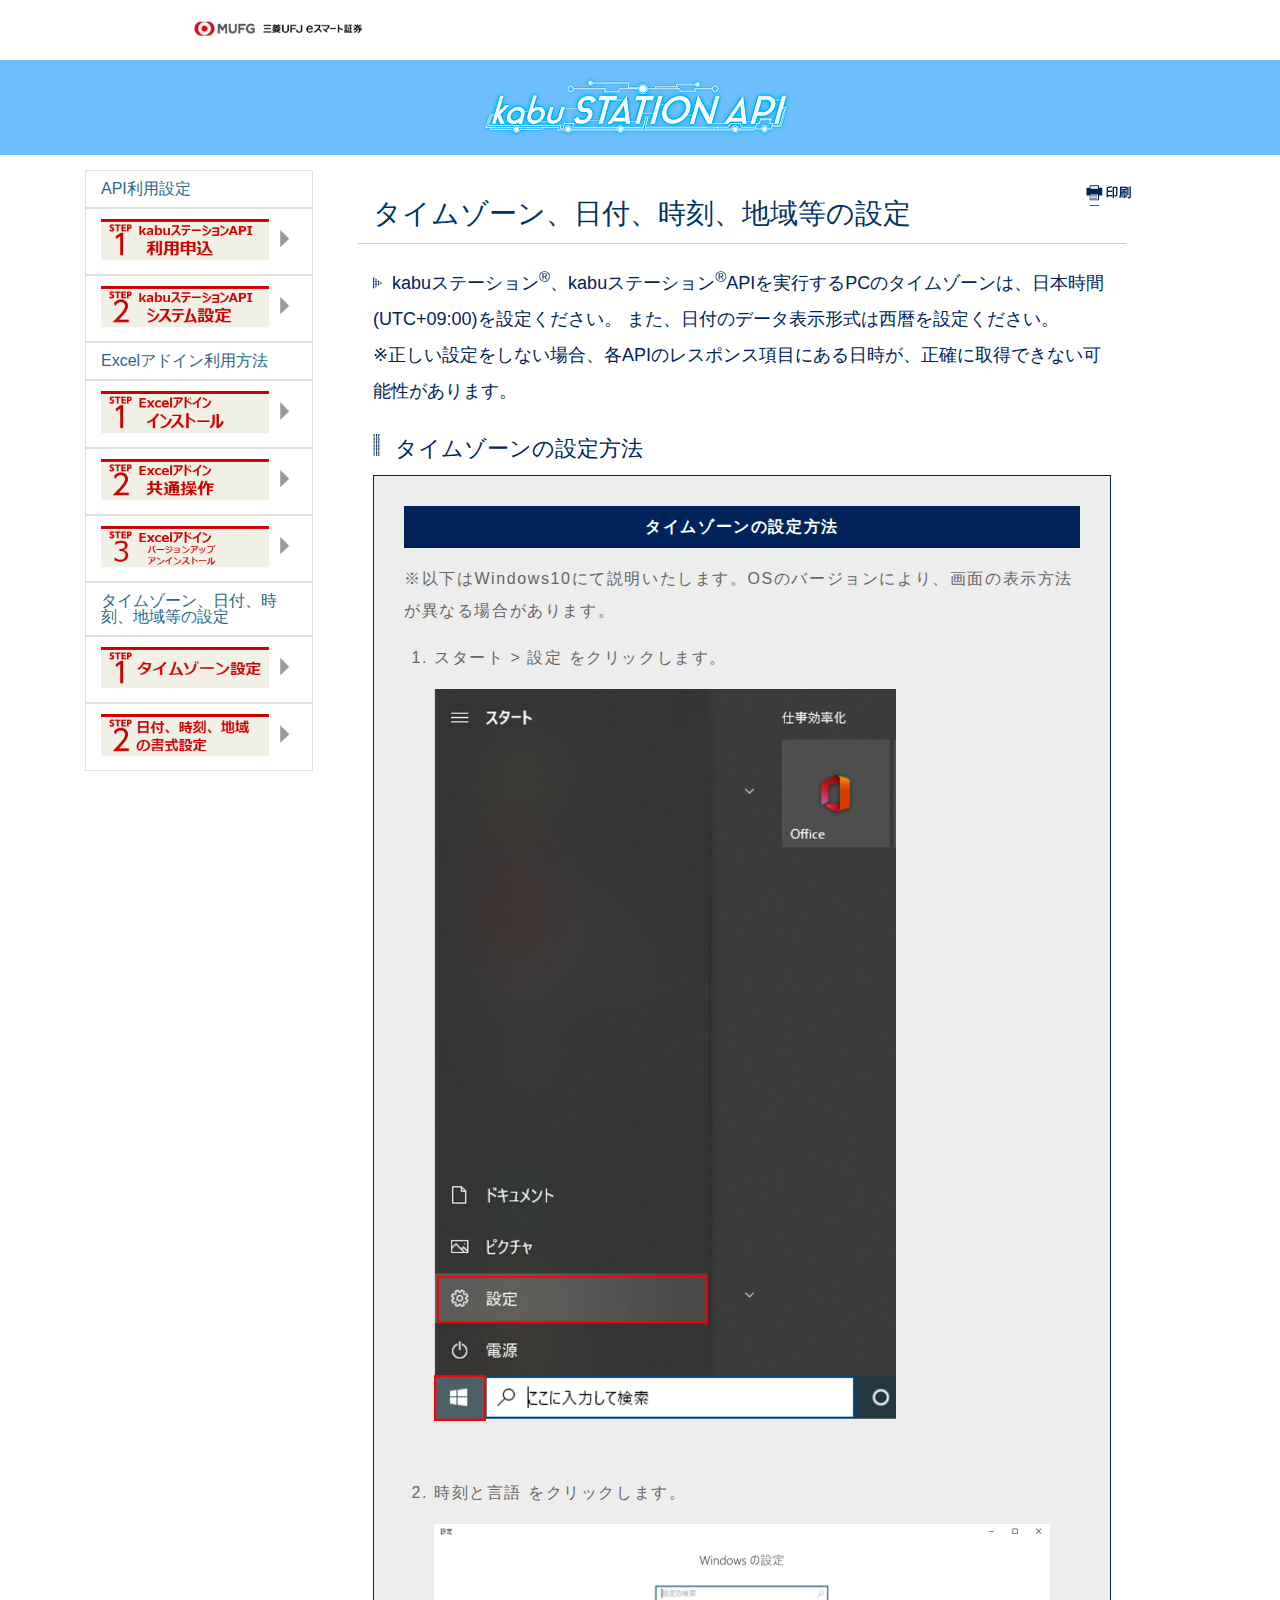
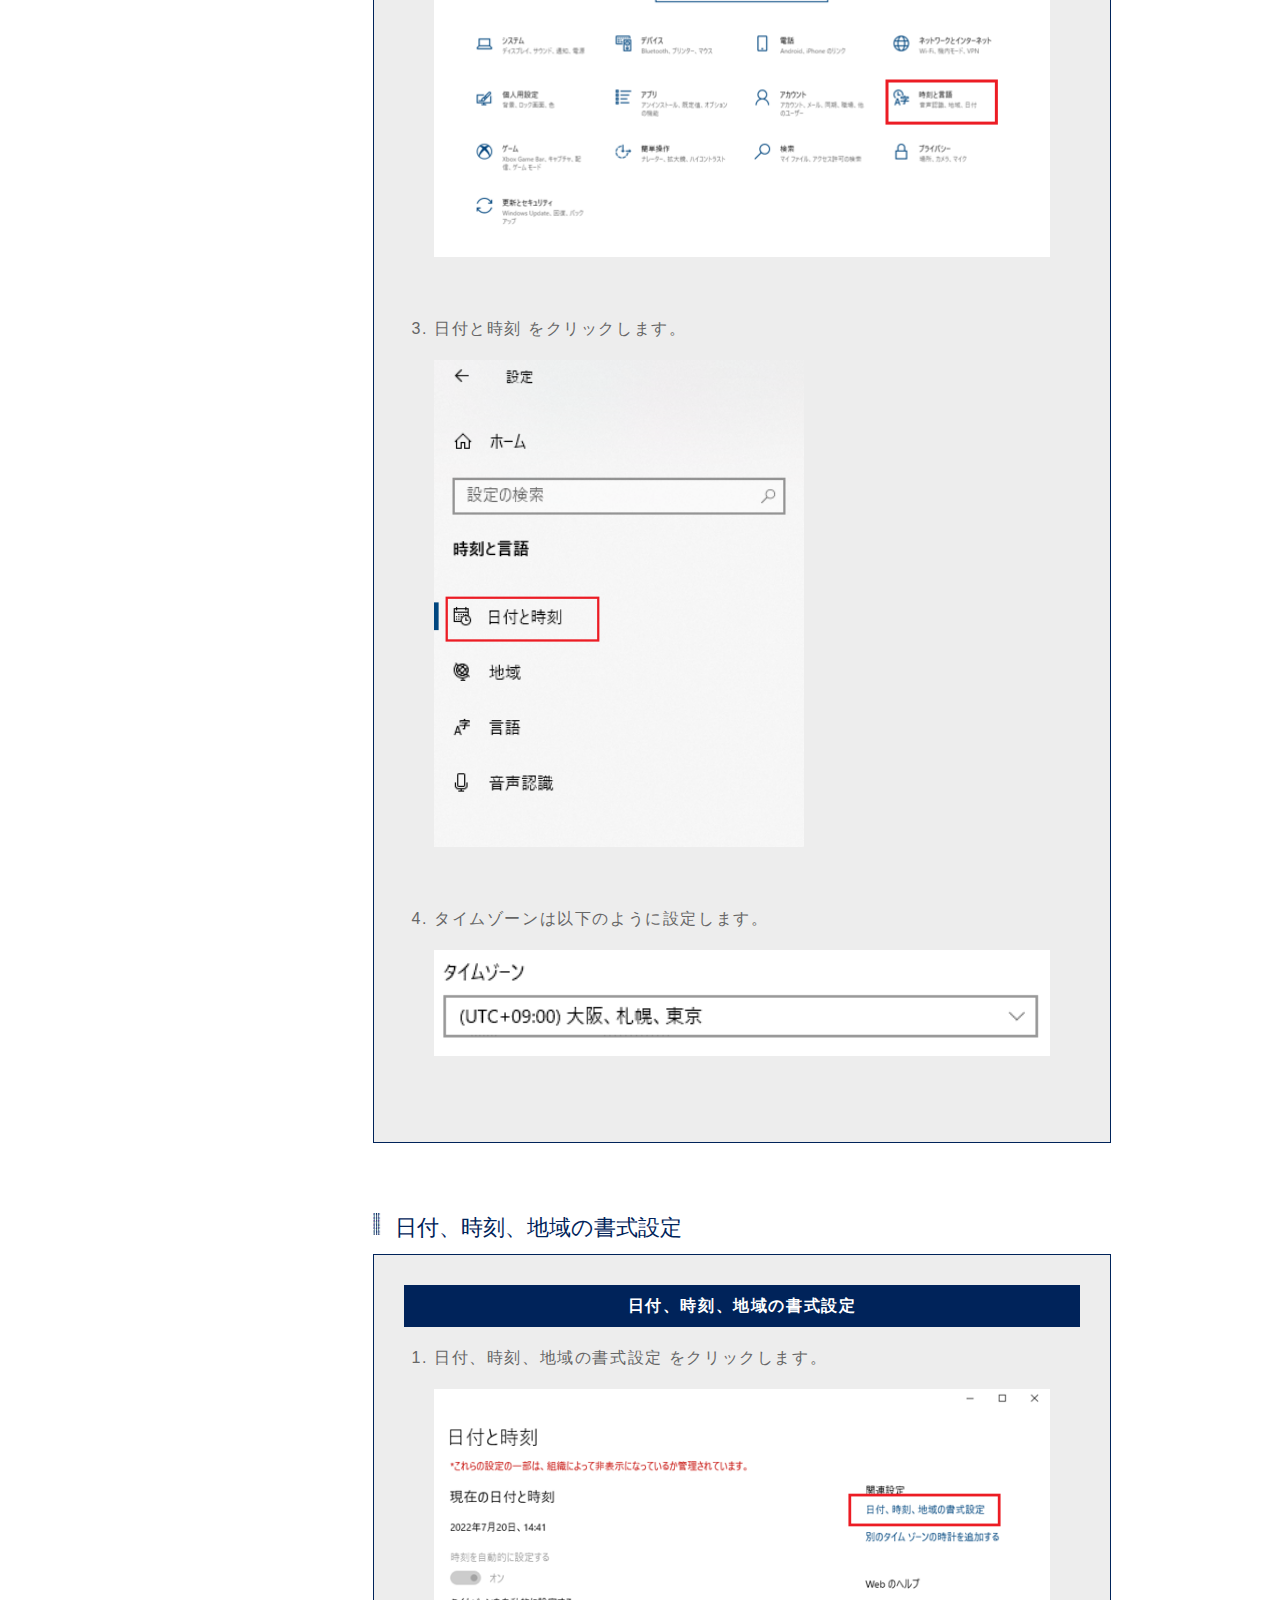
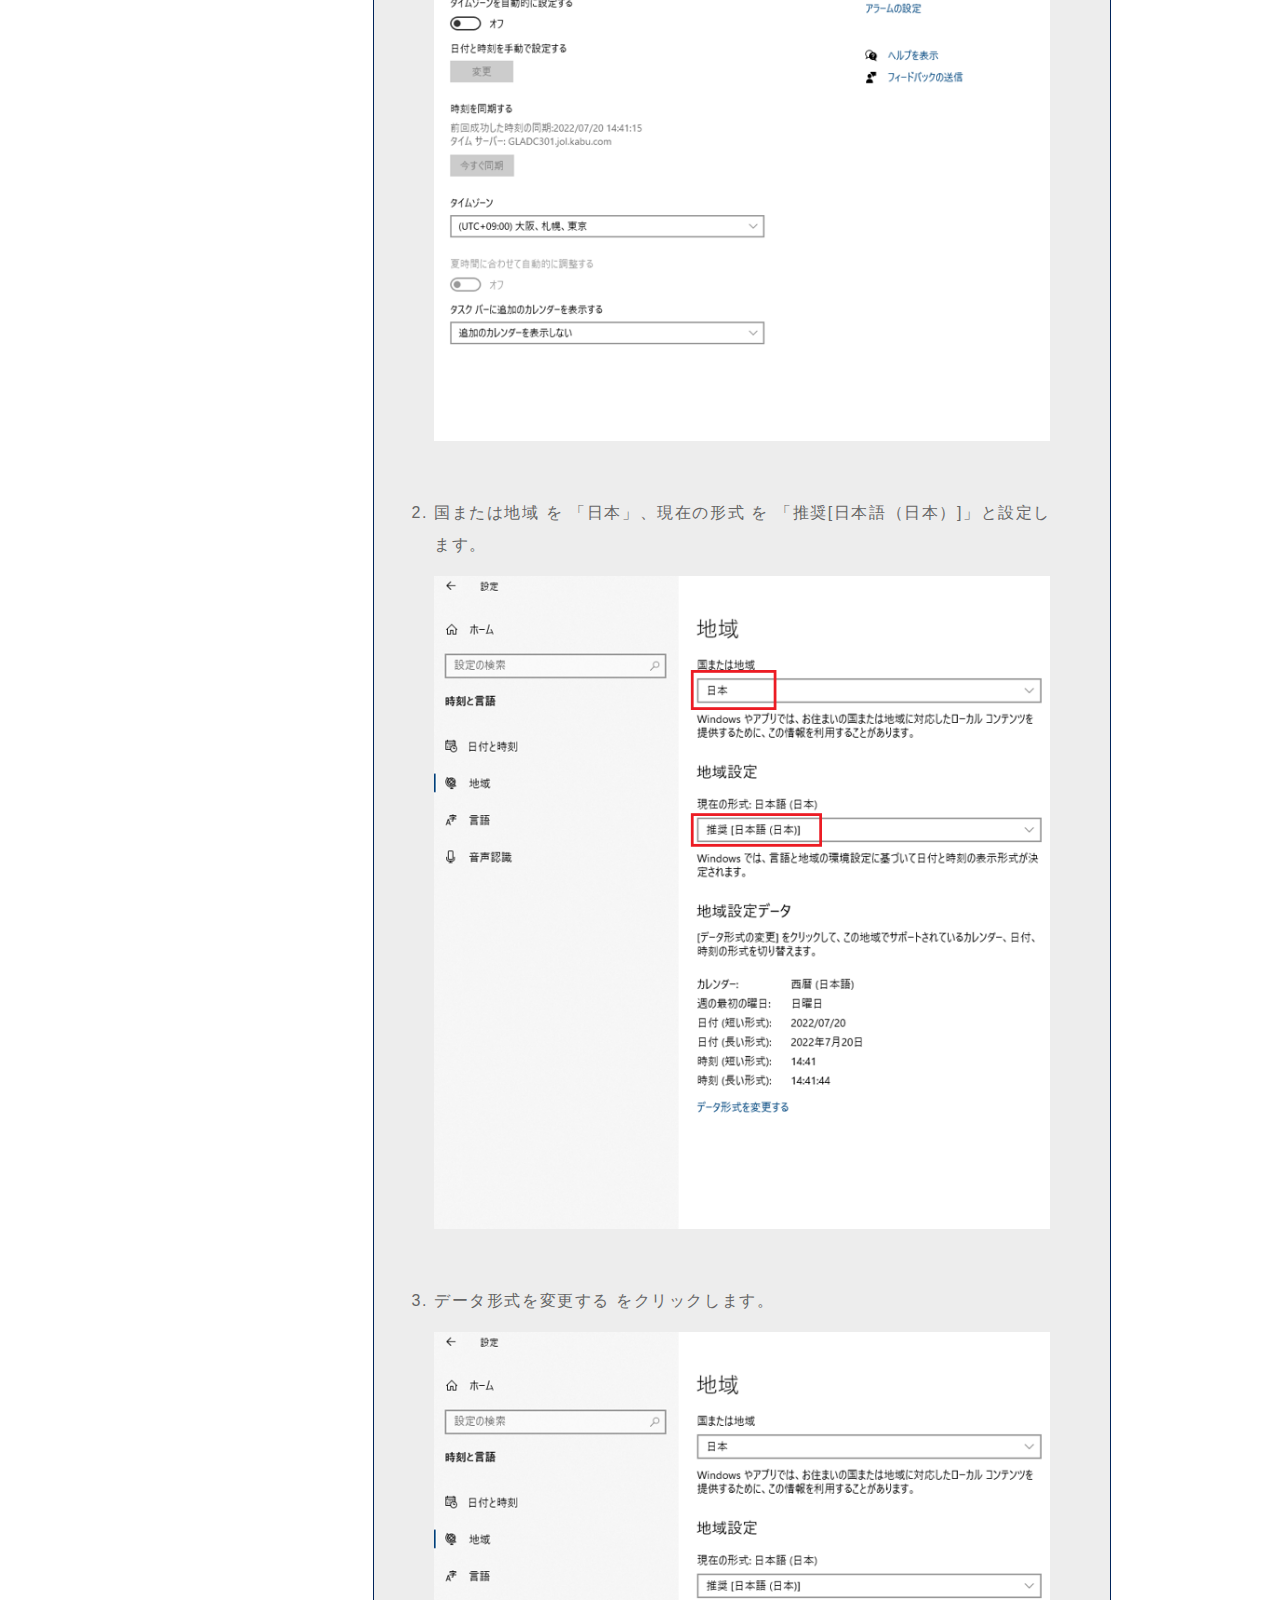
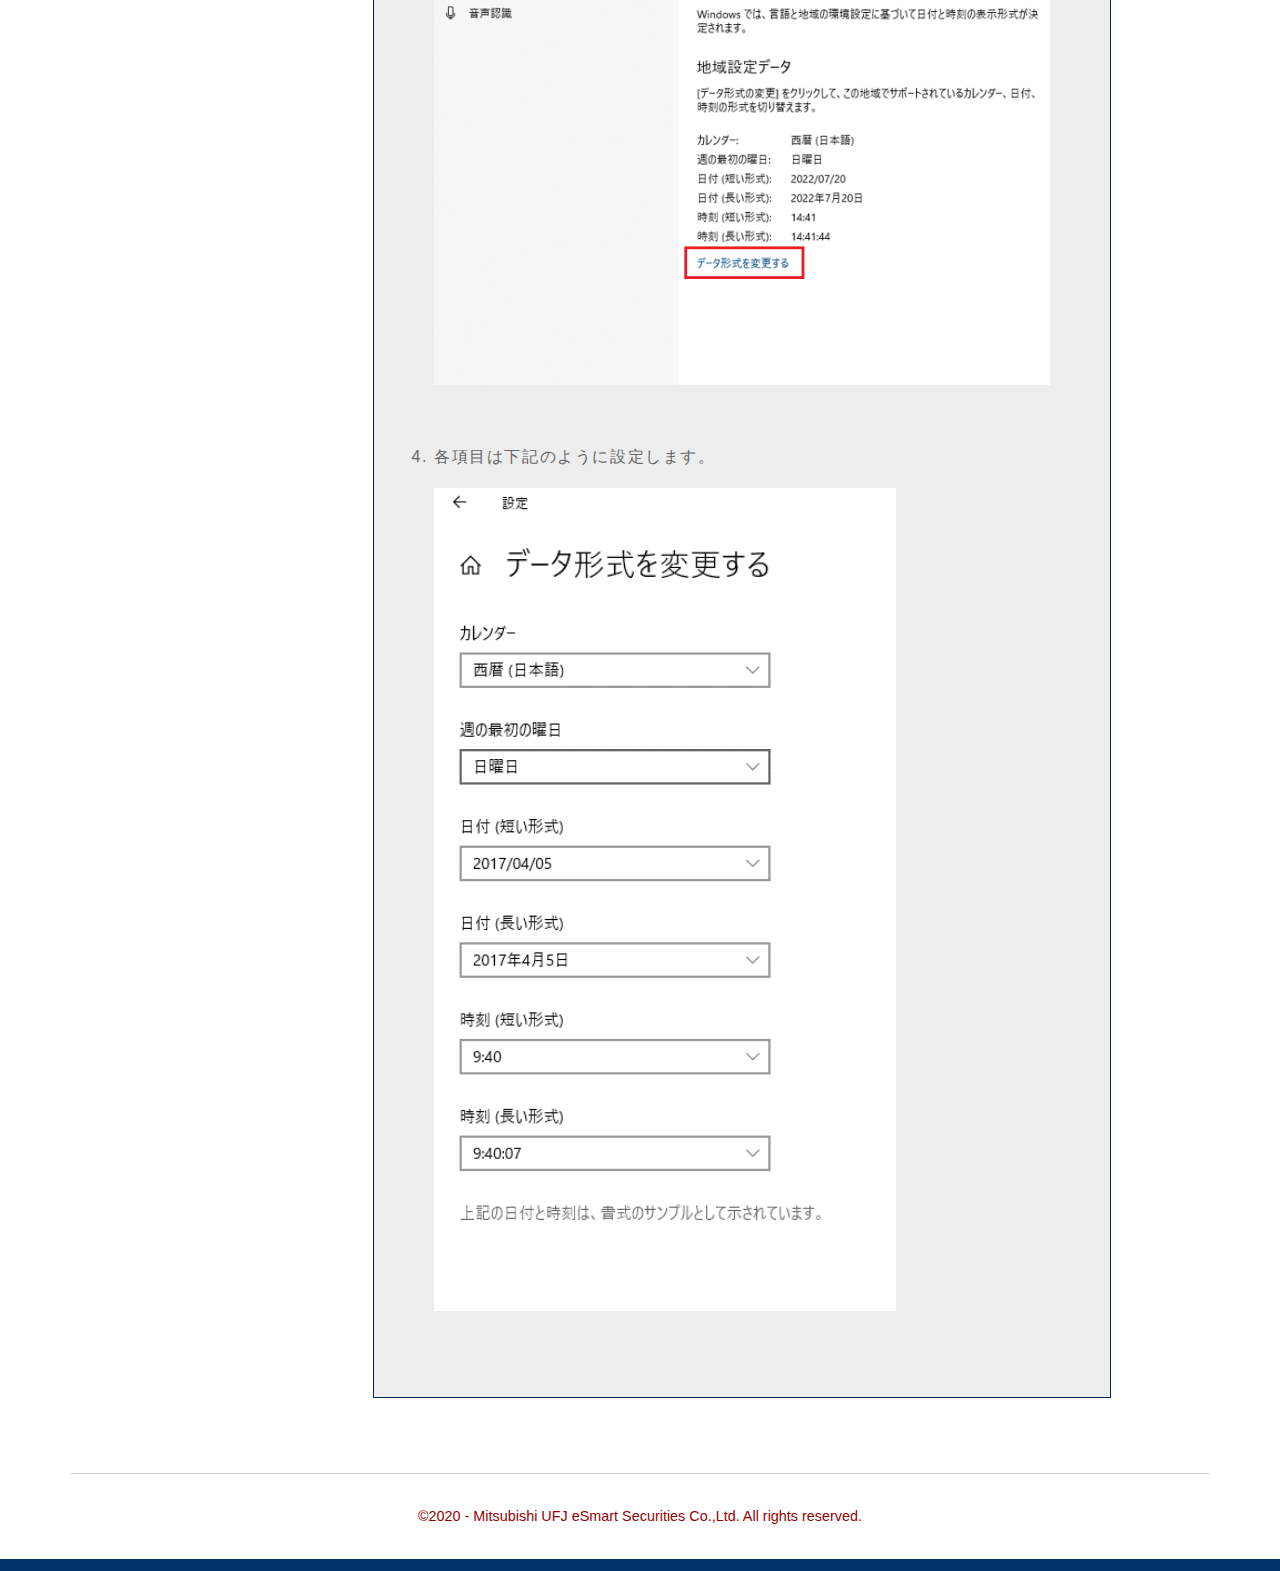
<file: ptal/time-zone-setting.html>
<!DOCTYPE html>
<html>

<head>
	<meta charset="utf-8">
	<meta name="Description" content="kabuステーション APIに関するページです。">
	<meta name="Keywords" content="auKabucom, kabu.com,三菱UFJ eスマート証券, カブドットコム証券,API">
	<title>kabuステーション API ｜株のことならネット証券会社【三菱UFJ eスマート証券】</title>
	<meta name="viewport" content="width=device-width,initial-scale=1.0,minimum-scale=1.0">
	<meta name="format-detection" content="telephone=no">
	<meta http-equiv="X-UA-Compatible" content="IE=edge">
	<link rel="stylesheet" type="text/css" href="content/css/common.css">
	<link rel="stylesheet" type="text/css" href="content/css/manual.css">
</head>

<body>
	<header>
		<p class="logo">
			<a href="https://kabu.com" target="_blank">
				<img src="content/image/common/logo-kabucom_s.png" width="180px" />
			</a>
		</p>
	</header>
	<main>
	<div id="visual">
		<section class="visual-inner">
			<h1>
				<a href="index.html">
					<img src="content/image/common/logo.png" alt="kabuステーションAPI" width="520px" />
				</a>
			</h1>
		</section>
	</div>
	<div class="container">
		<div class="grid-sidebar affix">
			<ul class="list-group">
				<li class="list-group-item">
					<a href="howto.html" class="font-weight-normal">API利用設定</a>
				</li>
				<li class="list-group-item">
					<a href="howto.html#step1" class="sidebar-image">
						<img src="content/image/howto/nav_step1.png" class="sidebar-image" id="sidebar-step1">
					</a>
				</li>
				<li class="list-group-item">
					<a href="howto.html#step2" class="font-weight-normal">
						<img src="content/image/howto/nav_step2.png" class="sidebar-image" id="sidebar-step2">
					</a>
				</li>
			</ul>
			<ul class="list-group">
				<li class="list-group-item">
					<a href="add-in.html" class="font-weight-normal">Excelアドイン利用方法</a>
				</li>
				<li class="list-group-item">
					<a href="add-in.html#step1" class="sidebar-image">
						<img src="content/image/add-in/nav_step1.png" class="sidebar-image" id="sidebar_step1">
					</a>
				</li>
				<li class="list-group-item">
					<a href="add-in.html#step2" class="sidebar-image">
						<img src="content/image/add-in/nav_step2.png" class="sidebar-image" id="sidebar_step2">
					</a>
				</li>
				<li class="list-group-item">
					<a href="add-in.html#step3" class="font-weight-normal">
						<img src="content/image/add-in/nav_step3.png" class="sidebar-image" id="sidebar_step3">
					</a>
				</li>
			</ul>
			<ul class="list-group">
				<li class="list-group-item">
					<a href="time-zone-setting.html" class="font-weight-normal">タイムゾーン、日付、時刻、地域等の設定</a>
				</li>
				<li class="list-group-item">
					<a href="#step1" class="sidebar-image">
						<img src="content/image/time-zone-setting/Time_zone_step1.png" class="sidebar-image" id="sidebar_step1">
					</a>
				</li>
				<li class="list-group-item">
					<a href="#step2" class="sidebar-image">
						<img src="content/image/time-zone-setting/Time_zone_step2.png" class="sidebar-image" id="sidebar_step2">
					</a>
				</li>
			</ul>
		</div>
		<div class="grid-content">
			<button onClick="window.print()" class="btn_print">印刷する</button>
			<div class="page-header">
				<h3>タイムゾーン、日付、時刻、地域等の設定</h3>
			</div>

			<a name="step1" id="step1"></a>
			<div class="support_title">
				<img src="content/image/common/sankaku.gif" width="9px" height="12px"> &nbsp;kabuステーション<sup>&reg;</sup>、kabuステーション<sup>&reg;</sup>APIを実行するPCのタイムゾーンは、日本時間(UTC+09:00)を設定ください。
                また、日付のデータ表示形式は西暦を設定ください。
                <br>※正しい設定をしない場合、各APIのレスポンス項目にある日時が、正確に取得できない可能性があります。
			</div>
			<div class="support_box">
				<div class="step_title">
					<img src="content/image/common/support_title1.gif" height="22px">
					<h2>タイムゾーンの設定方法</h2>
				</div>
				<div class="support_contents">
					<div class="support_text">
						<h3>タイムゾーンの設定方法</h3>
                        ※以下はWindows10にて説明いたします。OSのバージョンにより、画面の表示方法が異なる場合があります。
						<ol>
							<li>スタート > 設定 をクリックします。
								<div class="support_img">
									<img src="content/image/time-zone-setting/step1_01.png" width="75%" height="auto" alt="">
								</div>
							</li>
							<li>時刻と言語 をクリックします。
								<div class="support_img">
									<img src="content/image/time-zone-setting/step1_02.png" width="100%" height="auto" alt="">
								</div>
							</li>
							<li>日付と時刻 をクリックします。
								<div class="support_img">
									<img src="content/image/time-zone-setting/step1_03.png" width="60%" height="auto" alt="">
								</div>
							</li>
							<li>タイムゾーンは以下のように設定します。
								<div class="support_img">
									<img src="content/image/time-zone-setting/step1_04.png" width="100%" height="auto" alt="">
								</div>
							</li>
						</ol>
						<a name="step2" id="step2"></a>
					<!-- /support_text -->
					</div>
				<!-- /support_contents -->
				</div>
			<!-- /support_box -->
			</div>


			<div class="support_box">
				<div class="step_title">
					<img src="content/image/common/support_title1.gif" height="22px">
					<h2>日付、時刻、地域の書式設定</h2>
				</div>
				<div class="support_contents">
					<div class="support_text">
						<h3>日付、時刻、地域の書式設定 </h3>
						<ol>
							<li>日付、時刻、地域の書式設定 をクリックします。
                                <div class="support_img">
									<img src="content/image/time-zone-setting/step2_1.png" width="100%" height="auto" alt="">
								</div>
                            </li>
                            <li>国または地域 を 「日本」、現在の形式 を 「推奨[日本語（日本）]」と設定します。
                                <div class="support_img">
									<img src="content/image/time-zone-setting/step2_2.png" width="100%" height="auto" alt="">
								</div>
                            </li>
                            <li>データ形式を変更する をクリックします。
                                <div class="support_img">
									<img src="content/image/time-zone-setting/step2_3.png" width="100%" height="auto" alt="">
								</div>
                            </li>
                            <li>各項目は下記のように設定します。
                                <div class="support_img">
									<img src="content/image/time-zone-setting/step2_4.png" width="75%" height="auto" alt="">
								</div>
                            </li>
							
						</ol>
					<!-- /support_text -->
					</div>
				<!-- /support_contents -->
				</div>
			<!-- /support_box -->
			</div>
		</div>
		<div class="container-botton-area">
		</div>
	</div>

	<footer>
		<p class="copy">&copy;2020 - Mitsubishi UFJ eSmart Securities Co.,Ltd. All rights reserved.</p>
	</footer>
</body>

</html>
</file>
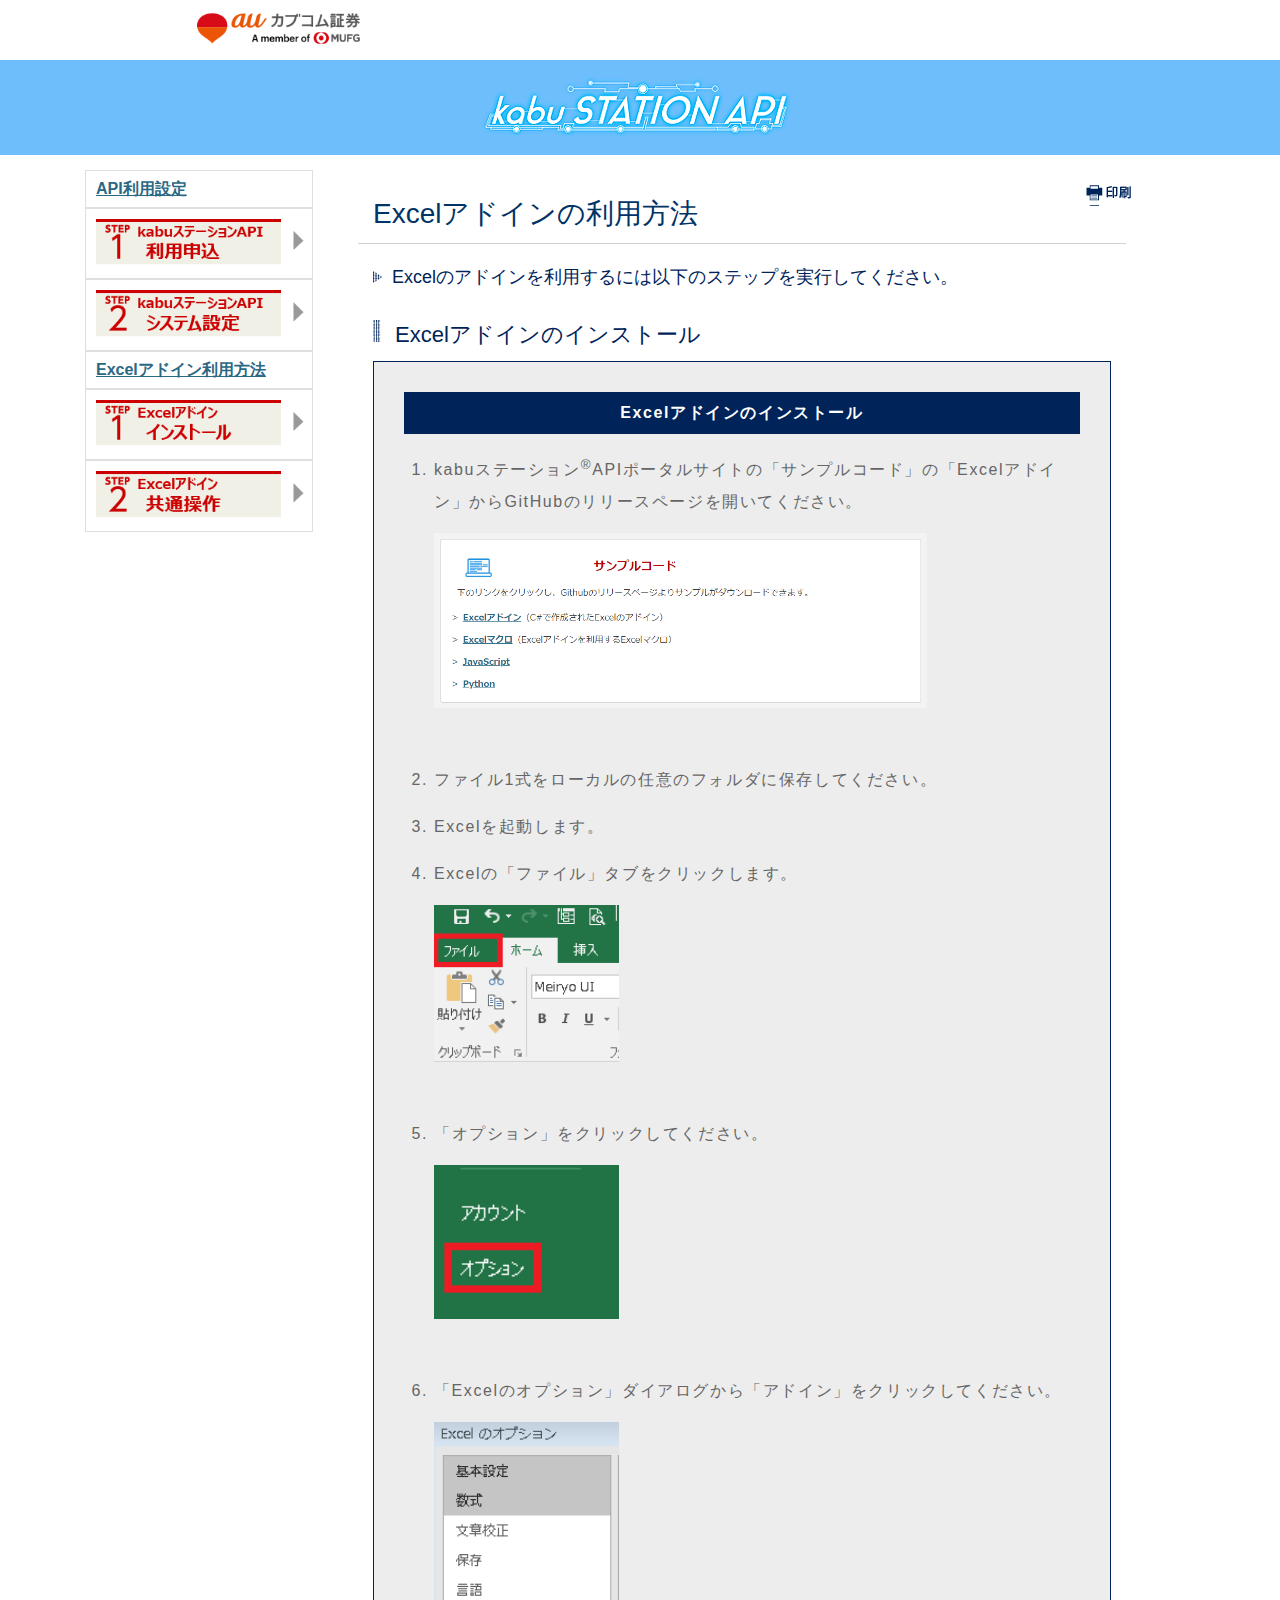
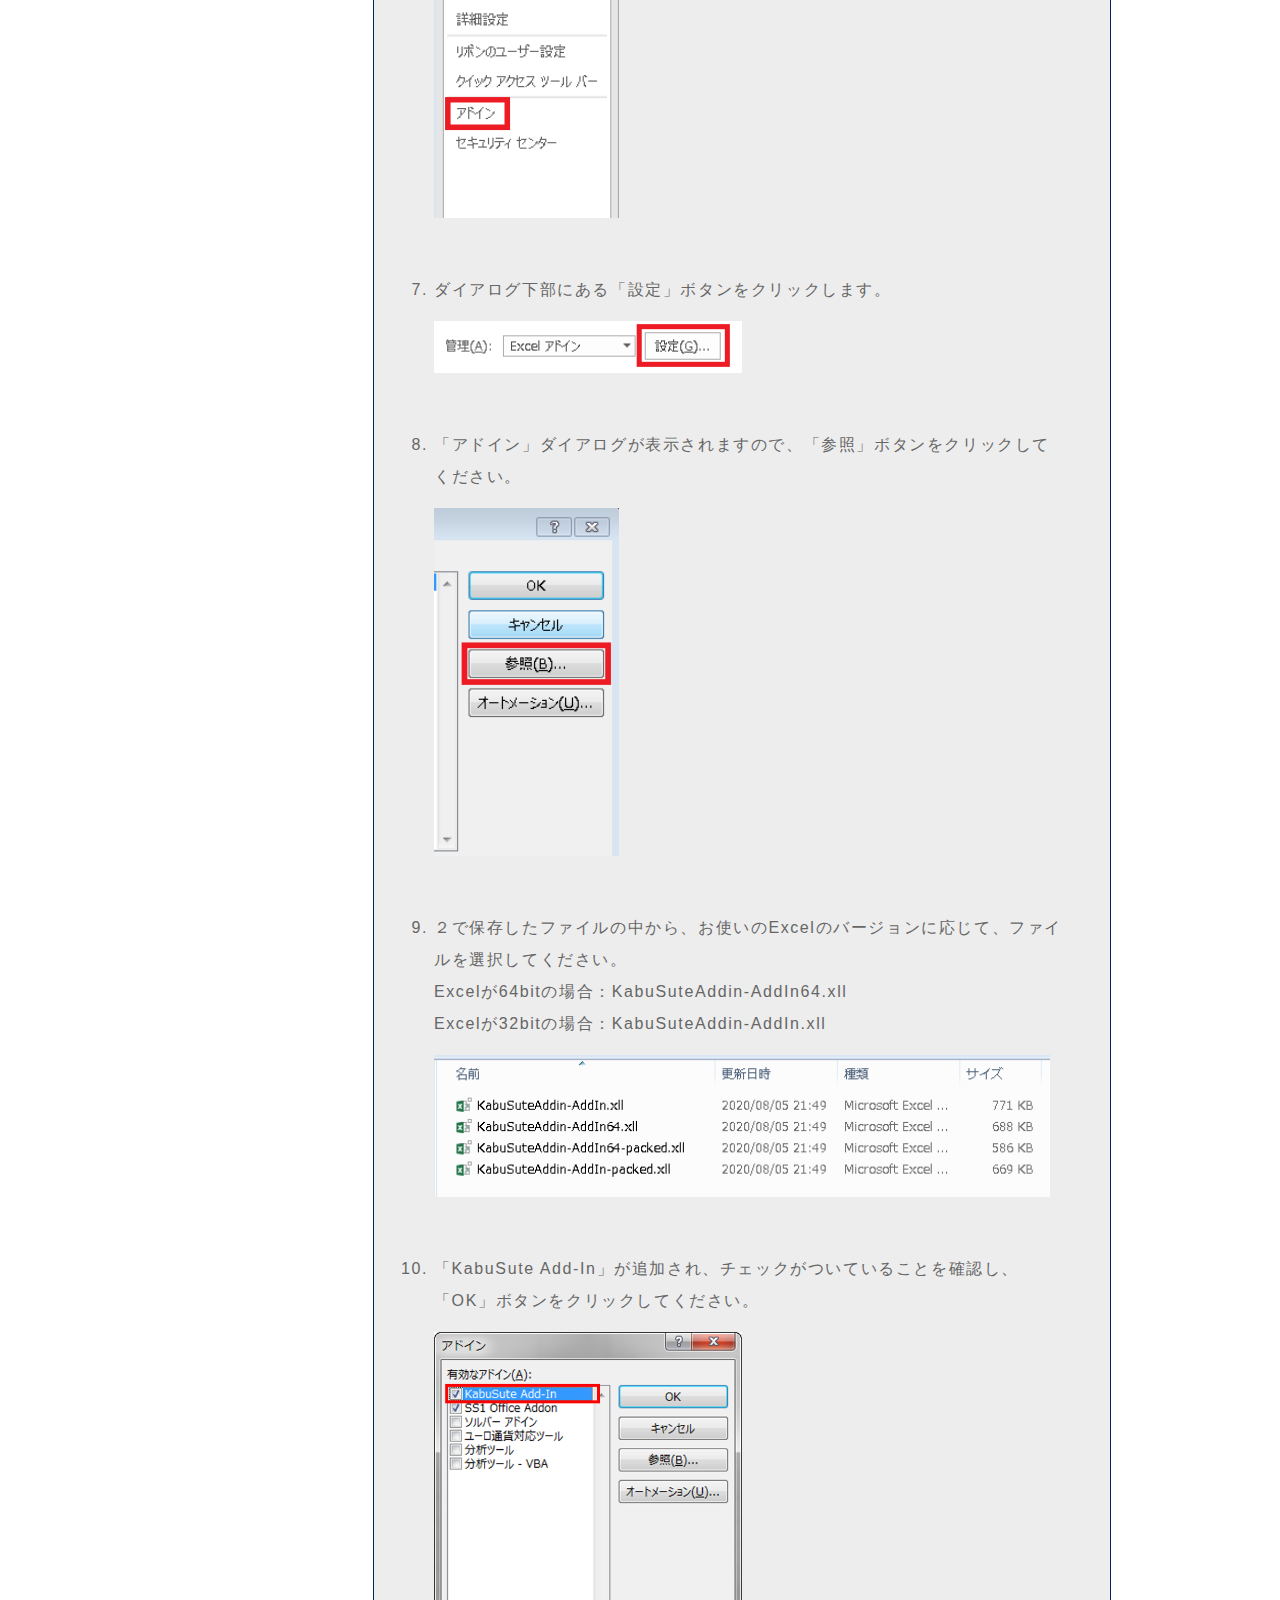
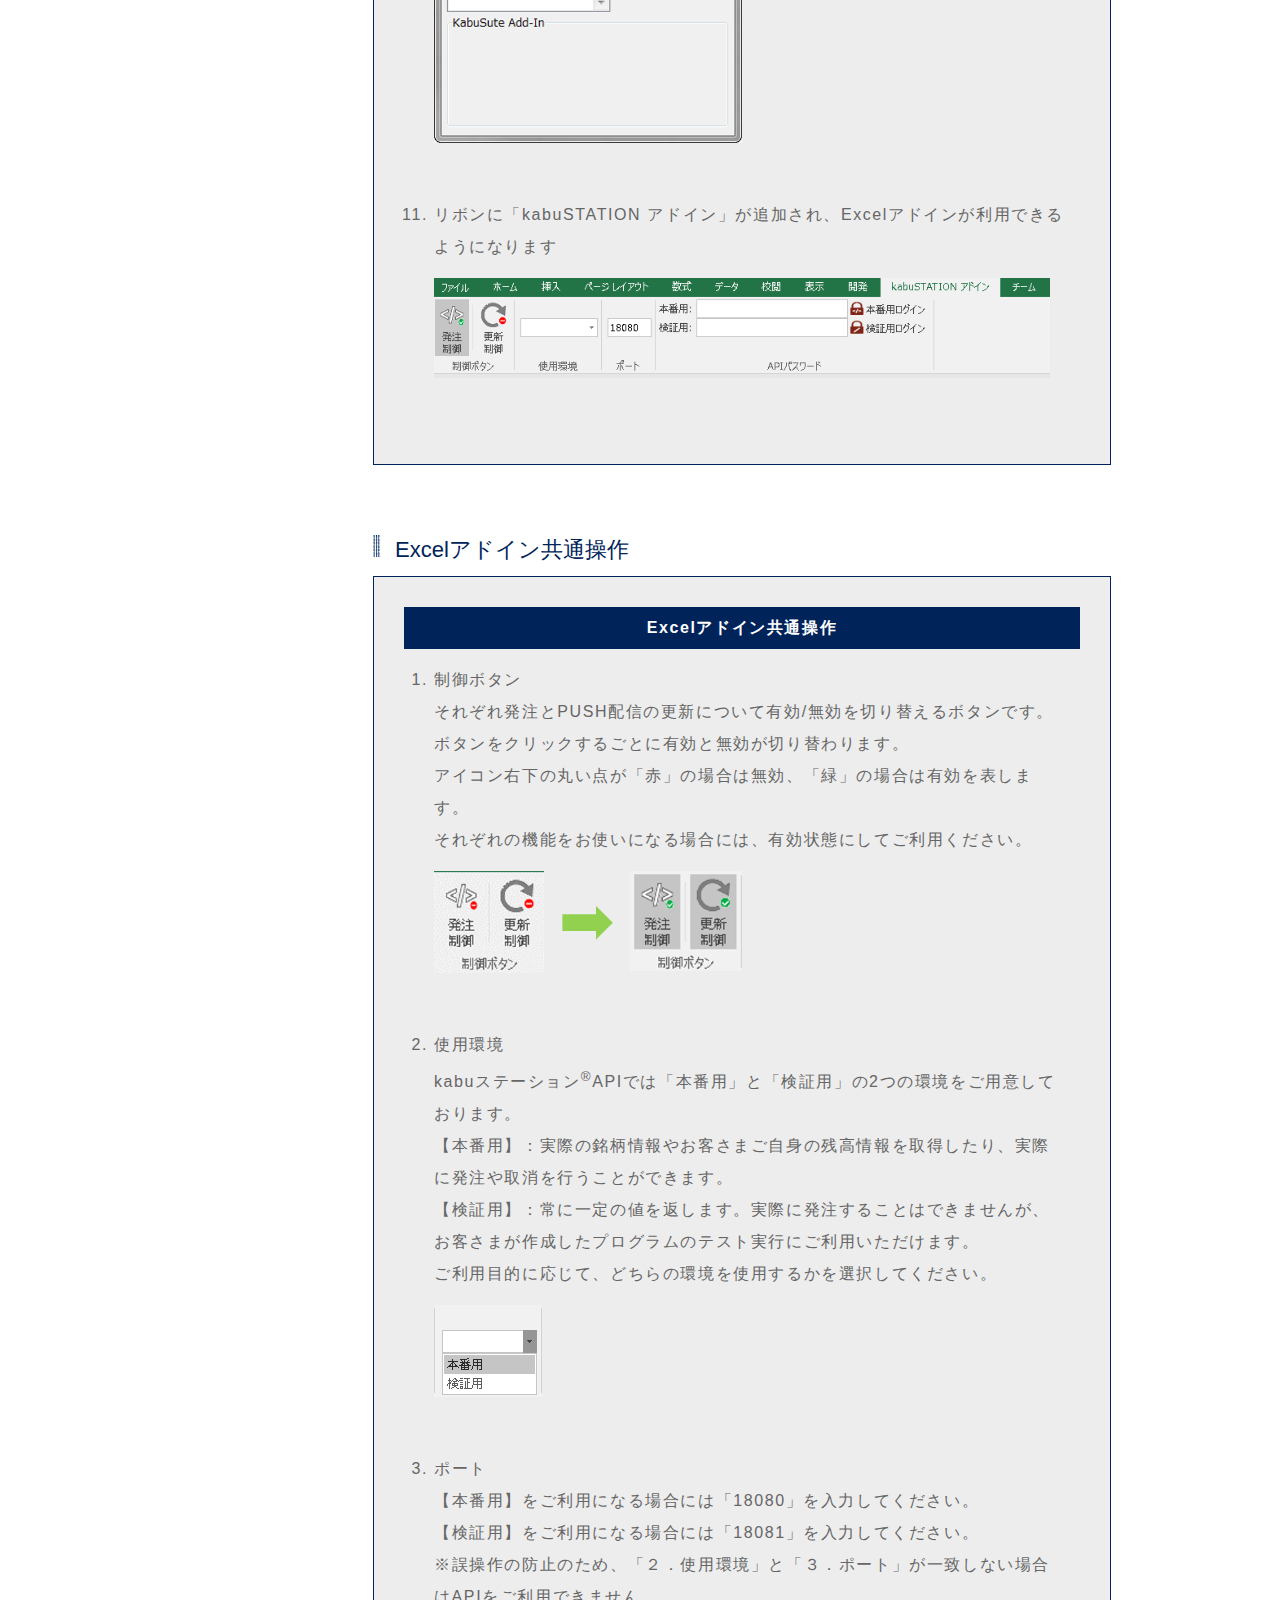
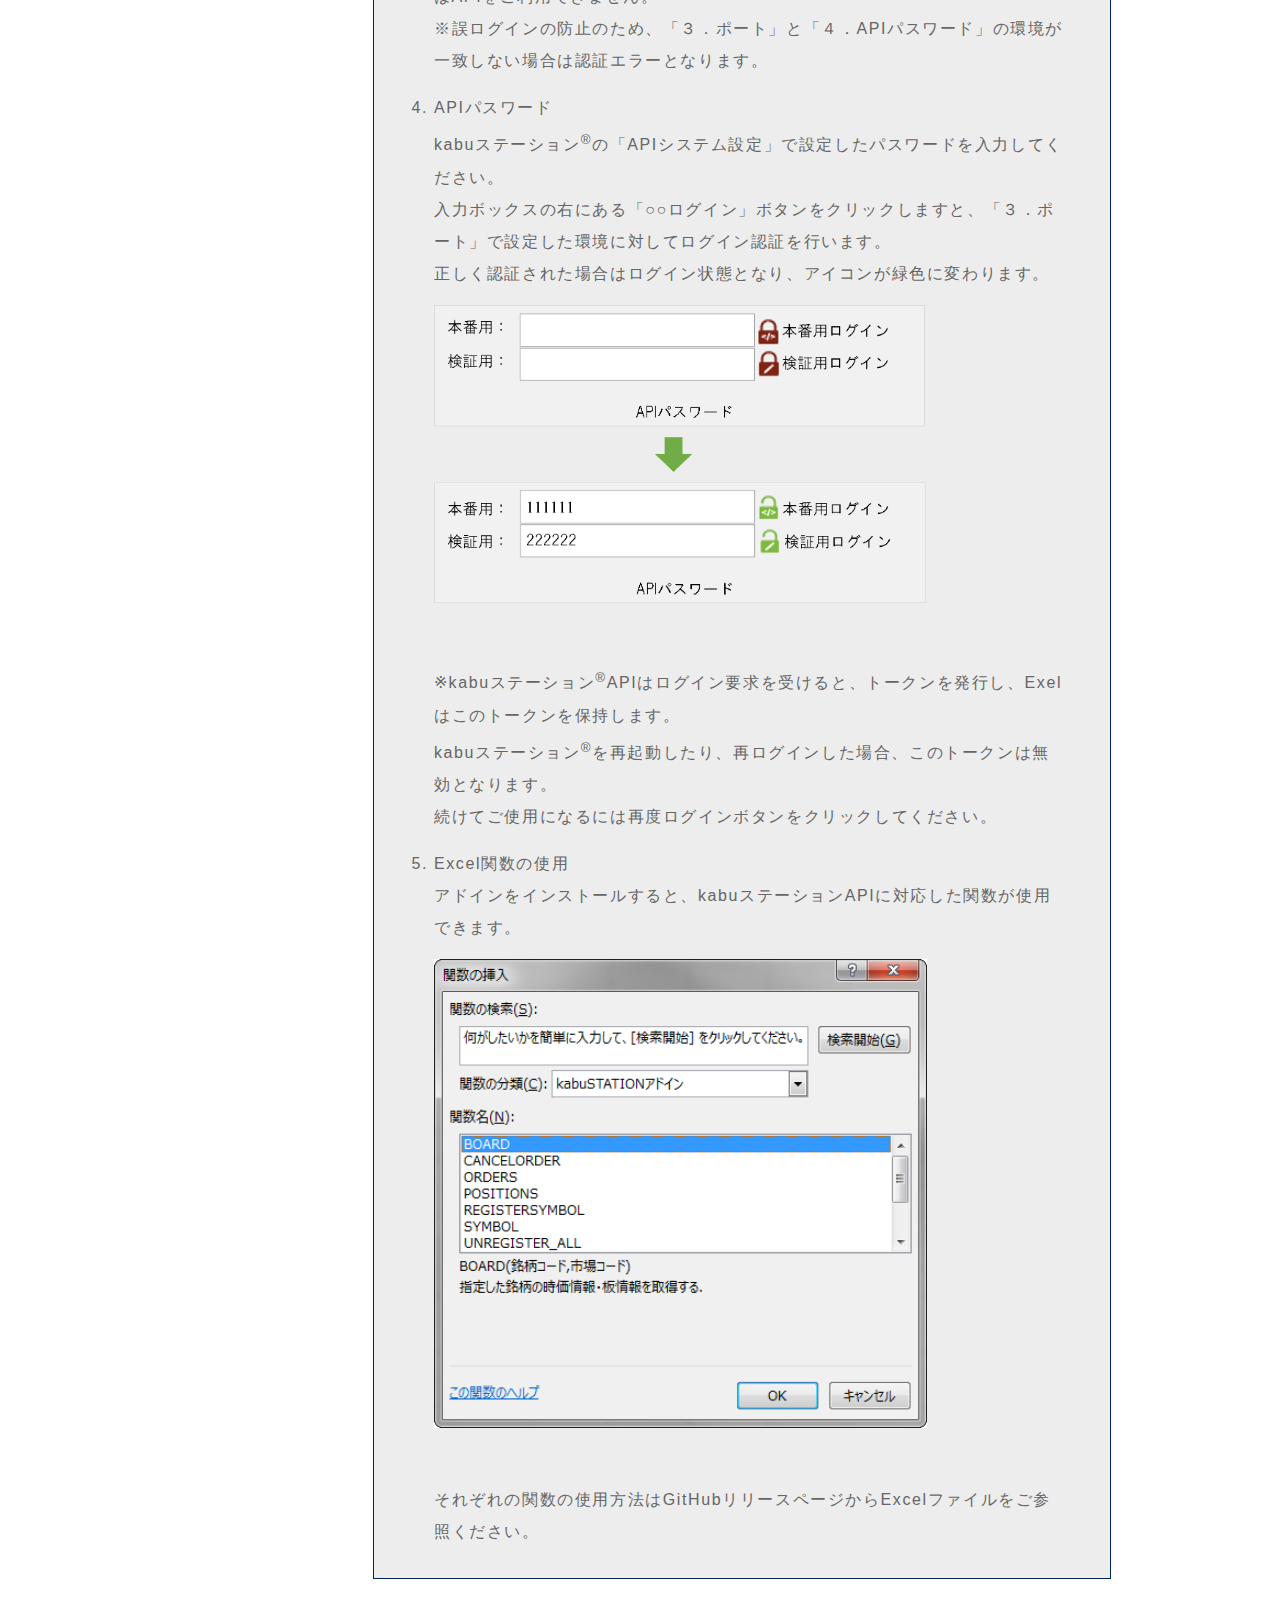
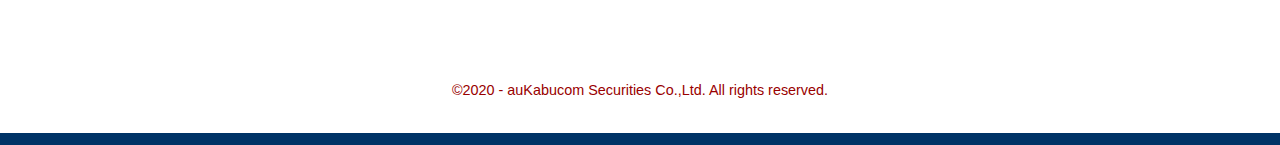
<file: docs/ptal/add-in.html>
<!DOCTYPE html>
<html>

<head>
	<meta charset="utf-8">
	<meta name="Description" content="kabuステーション APIに関するページです。">
	<meta name="Keywords" content="auKabucom, kabu.com,auカブコム証券, カブドットコム証券,API">
	<title>kabuステーション API ｜株のことならネット証券会社【auカブコム証券】</title>
	<meta name="viewport" content="width=device-width,initial-scale=1.0,minimum-scale=1.0">
	<meta name="format-detection" content="telephone=no">
	<meta http-equiv="X-UA-Compatible" content="IE=edge">
	<link rel="stylesheet" type="text/css" href="content/css/common.css">
	<link rel="stylesheet" type="text/css" href="content/css/manual.css">
</head>

<body>
	<header>
		<p class="logo">
			<a href="https://kabu.com" target="_blank">
				<img src="content/image/common/logo-kabucomau.png" width="180px" />
			</a>
		</p>
	</header>

	<div id="visual">
		<section class="visual-inner">
			<h1>
				<a href="index.html">
					<img src="content/image/common/logo.png" alt="kabuステーションAPI" width="520px" />
				</a>
			</h1>
		</section>
	</div>
	<div class="container">
		<div class="grid-sidebar affix">
			<ul class="list-group">
				<li class="list-group-item">
					<a href="howto.html" class="font-weight-normal">API利用設定</a>
				</li>
				<li class="list-group-item">
					<a href="howto.html#step1" class="sidebar-image">
						<img src="content/image/howto/nav_step1.png" class="sidebar-image" id="sidebar-step1">
					</a>
				</li>
				<li class="list-group-item">
					<a href="howto.html#step2" class="font-weight-normal">
						<img src="content/image/howto/nav_step2.png" class="sidebar-image" id="sidebar-step2">
					</a>
				</li>
			</ul>
			<ul class="list-group">
				<li class="list-group-item">
					<a href="add-in.html" class="font-weight-normal">Excelアドイン利用方法</a>
				</li>
				<li class="list-group-item">
					<a href="#step1" class="sidebar-image">
						<img src="content/image/add-in/nav_step1.png" class="sidebar-image" id="sidebar_step1">
					</a>
				</li>
				<li class="list-group-item">
					<a href="#step2" class="font-weight-normal">
						<img src="content/image/add-in/nav_step2.png" class="sidebar-image" id="sidebar_step2">
					</a>
				</li>
			</ul>
		</div>
		<div class="grid-content">
			<button onClick="window.print()" class="btn_print">印刷する</button>
			<div class="page-header">
				<h3>Excelアドインの利用方法 </h3>
			</div>

			<a name="step1" id="step1"></a>
			<div class="support_title">
				<img src="content/image/common/sankaku.gif" width="9px" height="12px"> &nbsp;Excelのアドインを利用するには以下のステップを実行してください。
			</div>
			<div class="support_box">
				<div class="step_title">
					<img src="content/image/common/support_title1.gif" height="22px">
					<h2>Excelアドインのインストール</h2>
				</div>
				<div class="support_contents">
					<div class="support_text">
						<h3>Excelアドインのインストール</h3>
						<ol>
							<li>kabuステーション<sup>&reg;</sup>APIポータルサイトの「サンプルコード」の「Excelアドイン」からGitHubのリリースページを開いてください。
								<div class="support_img">
									<img src="content/image/add-in/step1_1.png" width="80%" height="auto" alt="">
								</div>
							</li>
							<li>ファイル1式をローカルの任意のフォルダに保存してください。</li>
							<li>Excelを起動します。</li>
							<li>Excelの「ファイル」タブをクリックします。
								<div class="support_img">
									<img src="content/image/add-in/step1_3.png" width="30%" height="auto" alt="">
								</div>
							</li>
							<li>「オプション」をクリックしてください。
								<div class="support_img">
									<img src="content/image/add-in/step1_4.png" width="30%" height="auto" alt="">
								</div>
							</li>
							<li>「Excelのオプション」ダイアログから「アドイン」をクリックしてください。
								<div class="support_img">
									<img src="content/image/add-in/step1_5.png" width="30%" height="auto" alt="">
								</div>
							</li>

							<li>ダイアログ下部にある「設定」ボタンをクリックします。
								<div class="support_img">
									<img src="content/image/add-in/step1_6.png" width="50%" height="auto" alt="">
								</div>
							</li>
							<li>「アドイン」ダイアログが表示されますので、「参照」ボタンをクリックしてください。
								<div class="support_img">
									<img src="content/image/add-in/step1_7.png" width="30%" height="auto" alt="">
								</div>
							</li>
							<li>２で保存したファイルの中から、お使いのExcelのバージョンに応じて、ファイルを選択してください。
								<p>Excelが64bitの場合：KabuSuteAddin-AddIn64.xll</p>
								<p>Excelが32bitの場合：KabuSuteAddin-AddIn.xll</p>
								<div class="support_img">
									<img src="content/image/add-in/step1_9.png" width="100%" height="auto" alt="">
								</div>
							</li>
							<li>「KabuSute Add-In」が追加され、チェックがついていることを確認し、「OK」ボタンをクリックしてください。
								<div class="support_img">
									<img src="content/image/add-in/step1_10.png" width="50%" height="auto" alt="">
								</div>
							</li>
							<li>リボンに「kabuSTATION アドイン」が追加され、Excelアドインが利用できるようになります
								<div class="support_img">
									<img src="content/image/add-in/step1_11.png" width="100%" height="auto" alt="">
								</div>
							</li>

						</ol>
						<a name="step2" id="step2"></a>
					<!-- /support_text -->
					</div>
				<!-- /support_contents -->
				</div>
			<!-- /support_box -->
			</div>

			<div class="support_box">
				<div class="step_title">
					<img src="content/image/common/support_title1.gif" height="22px">
					<h2>Excelアドイン共通操作</h2>
				</div>
				<div class="support_contents">
					<div class="support_text">
						<h3>Excelアドイン共通操作</h3>
						<ol>
							<li>制御ボタン
								<p>それぞれ発注とPUSH配信の更新について有効/無効を切り替えるボタンです。</p>
								<p>ボタンをクリックするごとに有効と無効が切り替わります。</p>
								<p>アイコン右下の丸い点が「赤」の場合は無効、「緑」の場合は有効を表します。</p>
								<p>それぞれの機能をお使いになる場合には、有効状態にしてご利用ください。</p>
								<div class="support_img">
									<img src="content/image/add-in/step2_1.png" width="50%" height="auto" alt="">
								</div>
							</li>
							<li>使用環境
								<p>kabuステーション<sup>&reg;</sup>APIでは「本番用」と「検証用」の2つの環境をご用意しております。</p>
								<p>【本番用】：実際の銘柄情報やお客さまご自身の残高情報を取得したり、実際に発注や取消を行うことができます。</p>
								<p>【検証用】：常に一定の値を返します。実際に発注することはできませんが、お客さまが作成したプログラムのテスト実行にご利用いただけます。</p>
								<p>ご利用目的に応じて、どちらの環境を使用するかを選択してください。 </p>
								<div class="support_img">
									<img src="content/image/add-in/step2_2.png" width="auto" height="auto" alt="">
								</div>
							</li>
							<li>ポート
								<p>【本番用】をご利用になる場合には「18080」を入力してください。</p>
								<p>【検証用】をご利用になる場合には「18081」を入力してください。</P>
								<p>※誤操作の防止のため、「２．使用環境」と「３．ポート」が一致しない場合はAPIをご利用できません。</p>
								<p>※誤ログインの防止のため、「３．ポート」と「４．APIパスワード」の環境が一致しない場合は認証エラーとなります。</p>
							</li>
							<li>APIパスワード
								<p>kabuステーション<sup>&reg;</sup>の「APIシステム設定」で設定したパスワードを入力してください。</p>
								<p>入力ボックスの右にある「○○ログイン」ボタンをクリックしますと、「３．ポート」で設定した環境に対してログイン認証を行います。</p>
								<p> 正しく認証された場合はログイン状態となり、アイコンが緑色に変わります。</p>
								<div class="support_img">
									<img src="content/image/add-in/step2_4.png" width="80%" height="auto" alt="">
								</div>
								<p>
									※kabuステーション<sup>&reg;</sup>APIはログイン要求を受けると、トークンを発行し、Exelはこのトークンを保持します。<br>
									kabuステーション<sup>&reg;</sup>を再起動したり、再ログインした場合、このトークンは無効となります。<br>
									続けてご使用になるには再度ログインボタンをクリックしてください。
								</p>
							</li>
							<li>Excel関数の使用
								<p>アドインをインストールすると、kabuステーションAPIに対応した関数が使用できます。</p>
								<div class="support_img">
									<img src="content/image/add-in/step2_5.png" width="80%" height="auto" alt="">
								</div>
								<p>それぞれの関数の使用方法はGitHubリリースページからExcelファイルをご参照ください。</p>
							</li>
						</ol>
					<!-- /support_text -->
					</div>
				<!-- /support_contents -->
				</div>
			<!-- /support_box -->
			</div>
		</div>
		<div class="container-botton-area">
		</div>
	</div>

	<footer>
		<p class="copy">&copy;2020 - auKabucom Securities Co.,Ltd. All rights reserved.</p>
	</footer>
</body>

</html>
</file>
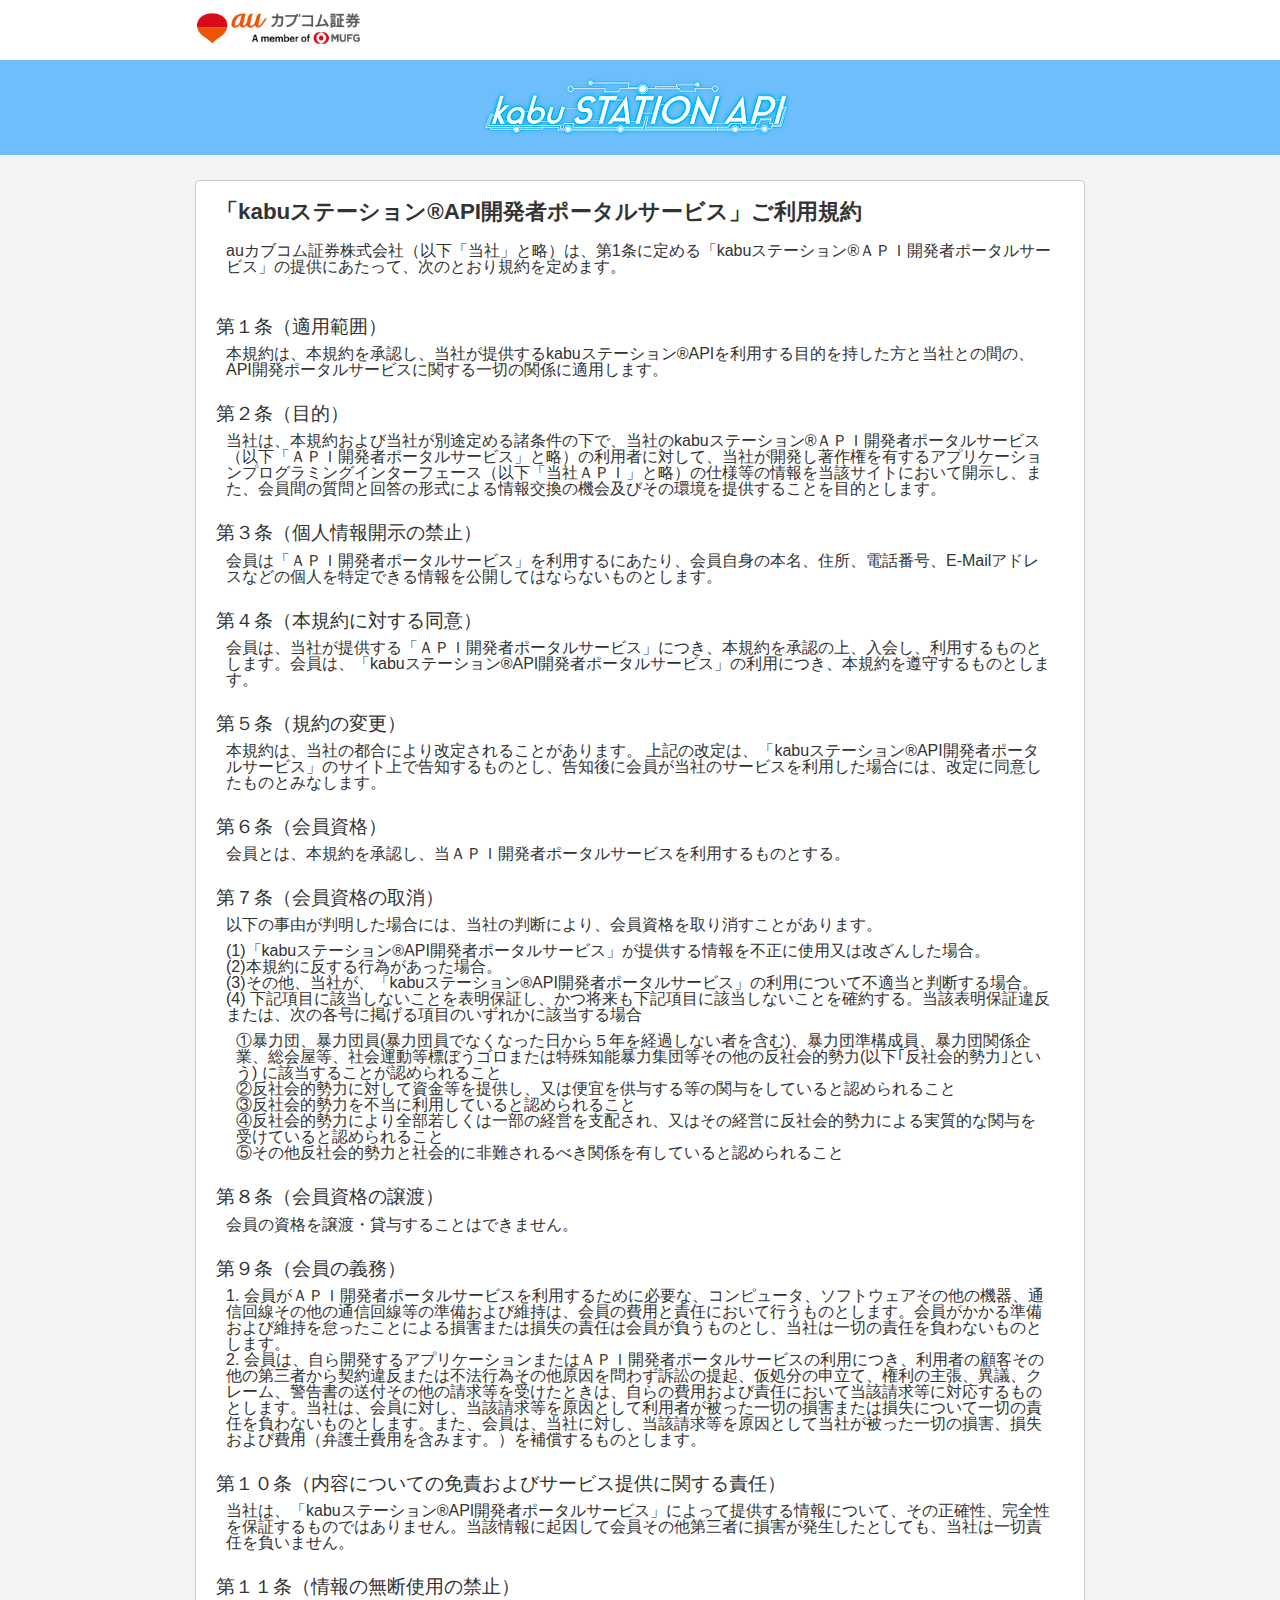
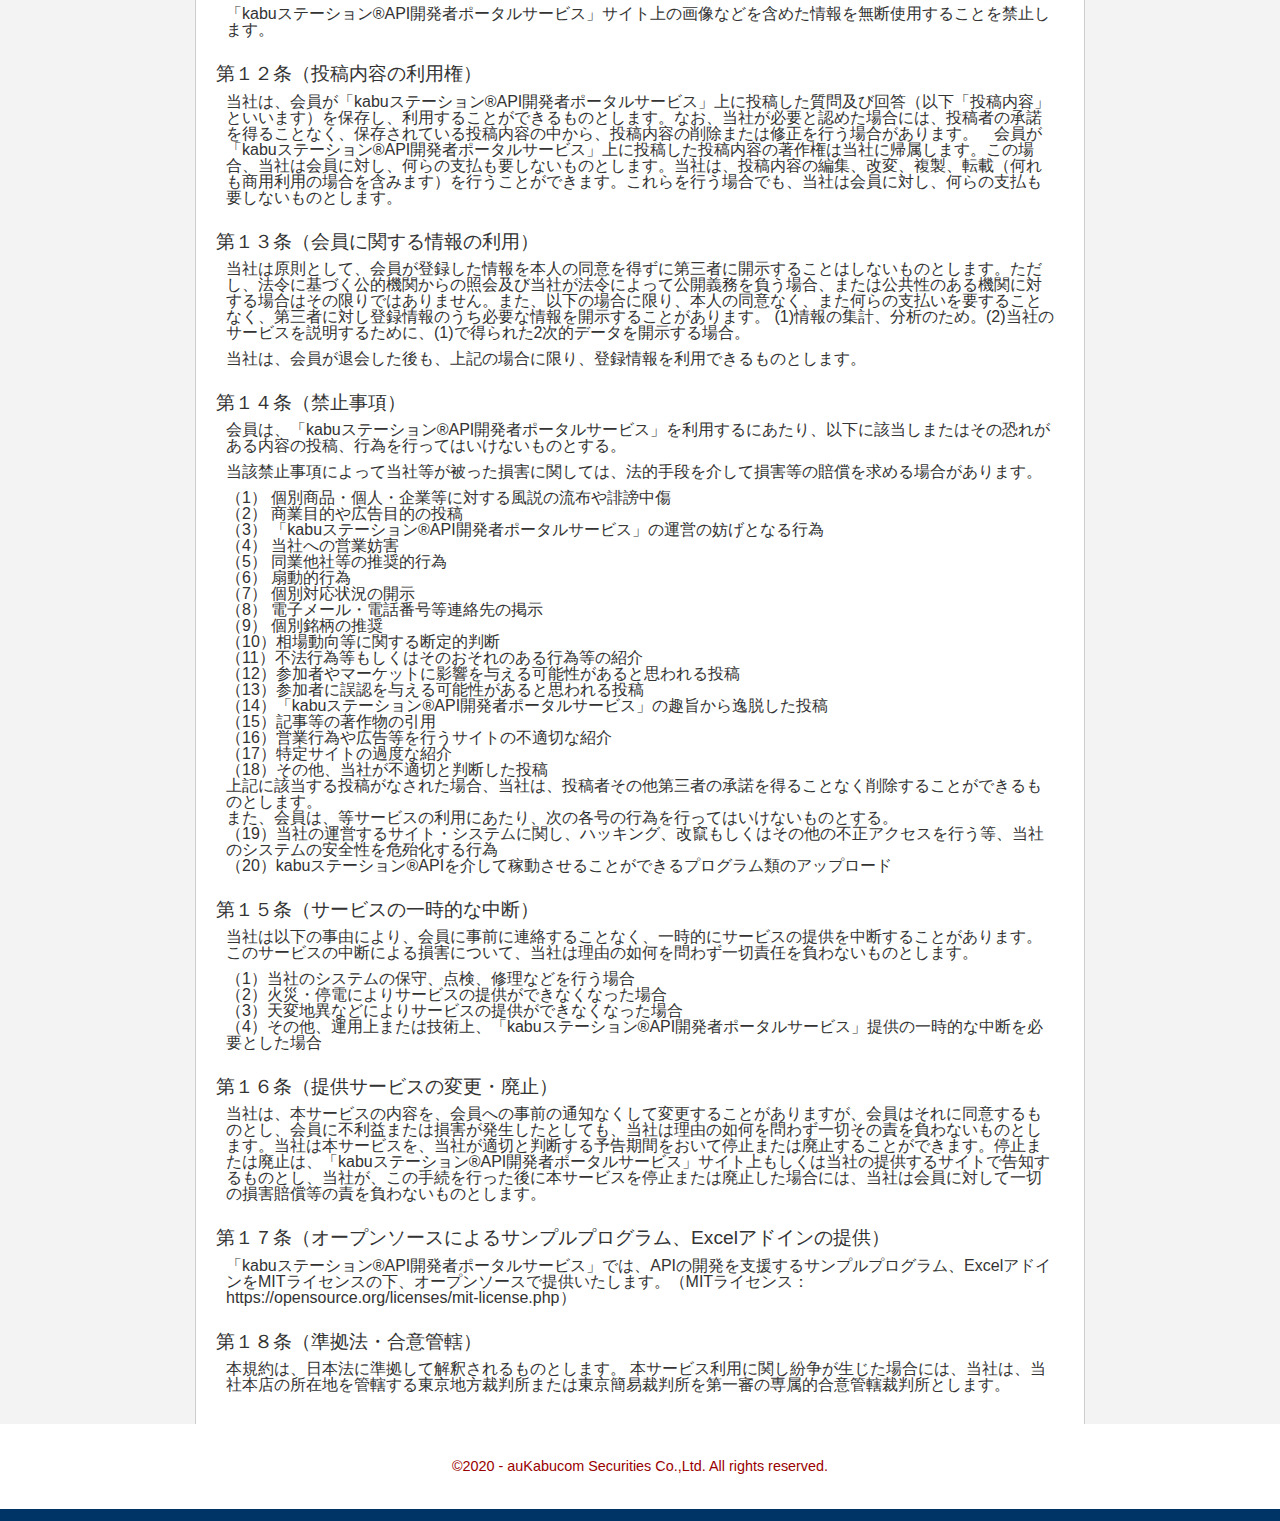
<file: docs/ptal/guide.html>
<!DOCTYPE html>
<html>
<head>
	<meta charset="utf-8">
	<meta name="Description" content="kabuステーション APIに関するページです。">
	<meta name="Keywords" content="auKabucom, kabu.com,auカブコム証券, カブドットコム証券,API">
	<title>kabuステーション API ｜株のことならネット証券会社【auカブコム証券】</title>
	<meta name="viewport" content="width=device-width,initial-scale=1.0,minimum-scale=1.0">
	<meta name="format-detection" content="telephone=no">
	<meta http-equiv="X-UA-Compatible" content="IE=edge">
	<link rel="stylesheet" type="text/css" href="content/css/guide.css">
	<link rel="stylesheet" type="text/css" href="content/css/common.css">
	<link rel="stylesheet" type="text/css" href="content/css/index.css">
</head>
<body>
	<header>
		<p class="logo">
			<a href="https://kabu.com" target="_blank">
				<img src="content/image/common/logo-kabucomau.png" width="180px" />
			</a>
		</p>
	</header>
	<main>
		<div id="visual">
			<section class="visual-inner">
				<h1>
					<a href="index.html">
						<img src="content/image/common/logo.png" alt="kabuステーションAPI" width="520px" />
					</a>
				</h1>
			</section>
		</div>

		<div id="contents">
			<div id="contents-inner">
				<div class="issue">
					<div class="issue-inner">
<h3>「kabuステーション&reg;API開発者ポータルサービス」ご利用規約</h3>
<p class="mb10">auカブコム証券株式会社（以下「当社」と略）は、第1条に定める「kabuステーション&reg;ＡＰＩ開発者ポータルサービス」の提供にあたって、次のとおり規約を定めます。</p>
<br>
<br>
<h4>第１条（適用範囲）</h4>
<p class="mb10">本規約は、本規約を承認し、当社が提供するkabuステーション&reg;APIを利用する目的を持した方と当社との間の、API開発ポータルサービスに関する一切の関係に適用します。</p>
<br>

<h4>第２条（目的）</h4>
<p class="mb10">当社は、本規約および当社が別途定める諸条件の下で、当社のkabuステーション&reg;ＡＰＩ開発者ポータルサービス（以下「ＡＰＩ開発者ポータルサービス」と略）の利用者に対して、当社が開発し著作権を有するアプリケーションプログラミングインターフェース（以下「当社ＡＰＩ」と略）の仕様等の情報を当該サイトにおいて開示し、また、会員間の質問と回答の形式による情報交換の機会及びその環境を提供することを目的とします。</p>
<br>

<h4>第３条（個人情報開示の禁止）</h4>
<p class="mb10">会員は「ＡＰＩ開発者ポータルサービス」を利用するにあたり、会員自身の本名、住所、電話番号、E-Mailアドレスなどの個人を特定できる情報を公開してはならないものとします。</p>
<br>

<h4>第４条（本規約に対する同意）</h4>
<p class="mb10">会員は、当社が提供する「ＡＰＩ開発者ポータルサービス」につき、本規約を承認の上、入会し、利用するものとします。会員は、「kabuステーション&reg;API開発者ポータルサービス」の利用につき、本規約を遵守するものとします。</p>
<br>

<h4>第５条（規約の変更）</h4>
<p class="mb10">本規約は、当社の都合により改定されることがあります。 上記の改定は、「kabuステーション&reg;API開発者ポータルサービス」のサイト上で告知するものとし、告知後に会員が当社のサービスを利用した場合には、改定に同意したものとみなします。</p>
<br>

<h4>第６条（会員資格）</h4>
<p class="mb10">会員とは、本規約を承認し、当ＡＰＩ開発者ポータルサービスを利用するものとする。</p>
<br>

<h4>第７条（会員資格の取消）</h4>
<p>以下の事由が判明した場合には、当社の判断により、会員資格を取り消すことがあります。</p>
<ul class="mb10">
<li>(1)「kabuステーション&reg;API開発者ポータルサービス」が提供する情報を不正に使用又は改ざんした場合。</li>
<li>(2)本規約に反する行為があった場合。</li>
<li>(3)その他、当社が、「kabuステーション&reg;API開発者ポータルサービス」の利用について不適当と判断する場合。</li>
<li>(4) 下記項目に該当しないことを表明保証し、かつ将来も下記項目に該当しないことを確約する。当該表明保証違反または、次の各号に掲げる項目のいずれかに該当する場合</li>
	<ul>
	<li>①暴力団、暴力団員(暴力団員でなくなった日から５年を経過しない者を含む)、暴力団準構成員、暴力団関係企業、総会屋等、社会運動等標ぼうゴロまたは特殊知能暴力集団等その他の反社会的勢力(以下｢反社会的勢力｣という) に該当することが認められること </li>
	<li>②反社会的勢力に対して資金等を提供し、又は便宜を供与する等の関与をしていると認められること</li>
	<li>③反社会的勢力を不当に利用していると認められること</li>
	<li>④反社会的勢力により全部若しくは一部の経営を支配され、又はその経営に反社会的勢力による実質的な関与を受けていると認められること</li>
	<li>⑤その他反社会的勢力と社会的に非難されるべき関係を有していると認められること</li>
	</ul>
</ul>
<br>

<h4>第８条（会員資格の譲渡）</h4>
<p class="mb10">会員の資格を譲渡・貸与することはできません。</p>
<br>

<h4>第９条（会員の義務）</h4>
<ul class="mb10">
<li>1. 会員がＡＰＩ開発者ポータルサービスを利用するために必要な、コンピュータ、ソフトウェアその他の機器、通信回線その他の通信回線等の準備および維持は、会員の費用と責任において行うものとします。会員がかかる準備および維持を怠ったことによる損害または損失の責任は会員が負うものとし、当社は一切の責任を負わないものとします。</li>
<li>2. 会員は、自ら開発するアプリケーションまたはＡＰＩ開発者ポータルサービスの利用につき、利用者の顧客その他の第三者から契約違反または不法行為その他原因を問わず訴訟の提起、仮処分の申立て、権利の主張、異議、クレーム、警告書の送付その他の請求等を受けたときは、自らの費用および責任において当該請求等に対応するものとします。当社は、会員に対し、当該請求等を原因として利用者が被った一切の損害または損失について一切の責任を負わないものとします。また、会員は、当社に対し、当該請求等を原因として当社が被った一切の損害、損失および費用（弁護士費用を含みます。）を補償するものとします。 </li>
</ul>
<br>

<h4>第１０条（内容についての免責およびサービス提供に関する責任）</h4>
<p class="mb10">当社は、「kabuステーション&reg;API開発者ポータルサービス」によって提供する情報について、その正確性、完全性を保証するものではありません。当該情報に起因して会員その他第三者に損害が発生したとしても、当社は一切責任を負いません。</p>
<br>

<h4>第１１条（情報の無断使用の禁止）</h4>
<p class="mb10">「kabuステーション&reg;API開発者ポータルサービス」サイト上の画像などを含めた情報を無断使用することを禁止します。</p>
<br>

<h4>第１２条（投稿内容の利用権）</h4>
<p class="mb10">当社は、会員が「kabuステーション&reg;API開発者ポータルサービス」上に投稿した質問及び回答（以下「投稿内容」といいます）を保存し、利用することができるものとします。なお、当社が必要と認めた場合には、投稿者の承諾を得ることなく、保存されている投稿内容の中から、投稿内容の削除または修正を行う場合があります。　会員が「kabuステーション&reg;API開発者ポータルサービス」上に投稿した投稿内容の著作権は当社に帰属します。この場合、当社は会員に対し、何らの支払も要しないものとします。当社は、投稿内容の編集、改変、複製、転載（何れも商用利用の場合を含みます）を行うことができます。これらを行う場合でも、当社は会員に対し、何らの支払も要しないものとします。</p>
<br>

<h4>第１３条（会員に関する情報の利用）</h4>
<p>当社は原則として、会員が登録した情報を本人の同意を得ずに第三者に開示することはしないものとします。ただし、法令に基づく公的機関からの照会及び当社が法令によって公開義務を負う場合、または公共性のある機関に対する場合はその限りではありません。また、以下の場合に限り、本人の同意なく、また何らの支払いを要することなく、第三者に対し登録情報のうち必要な情報を開示することがあります。 (1)情報の集計、分析のため。(2)当社のサービスを説明するために、(1)で得られた2次的データを開示する場合。</p>
<p class="mb10">当社は、会員が退会した後も、上記の場合に限り、登録情報を利用できるものとします。</p>
<br>

<h4>第１４条（禁止事項）</h4>
<p>会員は、「kabuステーション&reg;API開発者ポータルサービス」を利用するにあたり、以下に該当しまたはその恐れがある内容の投稿、行為を行ってはいけないものとする。</p>
<p>当該禁止事項によって当社等が被った損害に関しては、法的手段を介して損害等の賠償を求める場合があります。</p>
<ul class="mb10">
<li>（1） 個別商品・個人・企業等に対する風説の流布や誹謗中傷</li>
<li>（2） 商業目的や広告目的の投稿</li>
<li>（3） 「kabuステーション&reg;API開発者ポータルサービス」の運営の妨げとなる行為</li>
<li>（4） 当社への営業妨害</li>
<li>（5） 同業他社等の推奨的行為</li>
<li>（6） 扇動的行為</li>
<li>（7） 個別対応状況の開示</li>
<li>（8） 電子メール・電話番号等連絡先の掲示</li>
<li>（9） 個別銘柄の推奨</li>
<li>（10）相場動向等に関する断定的判断</li>
<li>（11）不法行為等もしくはそのおそれのある行為等の紹介</li>
<li>（12）参加者やマーケットに影響を与える可能性があると思われる投稿</li>
<li>（13）参加者に誤認を与える可能性があると思われる投稿</li>
<li>（14）「kabuステーション&reg;API開発者ポータルサービス」の趣旨から逸脱した投稿</li>
<li>（15）記事等の著作物の引用</li>
<li>（16）営業行為や広告等を行うサイトの不適切な紹介</li>
<li>（17）特定サイトの過度な紹介</li>
<li>（18）その他、当社が不適切と判断した投稿<br>
    上記に該当する投稿がなされた場合、当社は、投稿者その他第三者の承諾を得ることなく削除することができるものとします。<br>
    また、会員は、等サービスの利用にあたり、次の各号の行為を行ってはいけないものとする。</li>
<li>（19）当社の運営するサイト・システムに関し、ハッキング、改竄もしくはその他の不正アクセスを行う等、当社のシステムの安全性を危殆化する行為</li>
<li>（20）kabuステーション&reg;APIを介して稼動させることができるプログラム類のアップロード</li>
</ul>
<br>

<h4>第１５条（サービスの一時的な中断）</h4>
<p>当社は以下の事由により、会員に事前に連絡することなく、一時的にサービスの提供を中断することがあります。このサービスの中断による損害について、当社は理由の如何を問わず一切責任を負わないものとします。</p>
<ul class="mb10">
<li>（1）当社のシステムの保守、点検、修理などを行う場合</li>
<li>（2）火災・停電によりサービスの提供ができなくなった場合</li>
<li>（3）天変地異などによりサービスの提供ができなくなった場合</li>
<li>（4）その他、運用上または技術上、「kabuステーション&reg;API開発者ポータルサービス」提供の一時的な中断を必要とした場合</li>
</ul>
<br>

<h4>第１６条（提供サービスの変更・廃止）</h4>
<p class="mb10">当社は、本サービスの内容を、会員への事前の通知なくして変更することがありますが、会員はそれに同意するものとし、会員に不利益または損害が発生したとしても、当社は理由の如何を問わず一切その責を負わないものとします。当社は本サービスを、当社が適切と判断する予告期間をおいて停止または廃止することができます。停止または廃止は、「kabuステーション&reg;API開発者ポータルサービス」サイト上もしくは当社の提供するサイトで告知するものとし、当社が、この手続を行った後に本サービスを停止または廃止した場合には、当社は会員に対して一切の損害賠償等の責を負わないものとします。</p>
<br>

<h4>第１７条（オープンソースによるサンプルプログラム、Excelアドインの提供）</h4>
<p class="mb10">「kabuステーション&reg;API開発者ポータルサービス」では、APIの開発を支援するサンプルプログラム、ExcelアドインをMITライセンスの下、オープンソースで提供いたします。（MITライセンス：https://opensource.org/licenses/mit-license.php）</p>
<br>

<h4>第１８条（準拠法・合意管轄）</h4>
<p class="mb10">本規約は、日本法に準拠して解釈されるものとします。 本サービス利用に関し紛争が生じた場合には、当社は、当社本店の所在地を管轄する東京地方裁判所または東京簡易裁判所を第一審の専属的合意管轄裁判所とします。</p>
<br>

<p>令和2年8月20日　制定</p>

					</div>
				</div>
			</div>
		</div>
	</main>
	<footer>
		<p class="copy">&copy;2020 - auKabucom Securities Co.,Ltd. All rights reserved.</p>
	</footer>
</body>
</html>
</file>
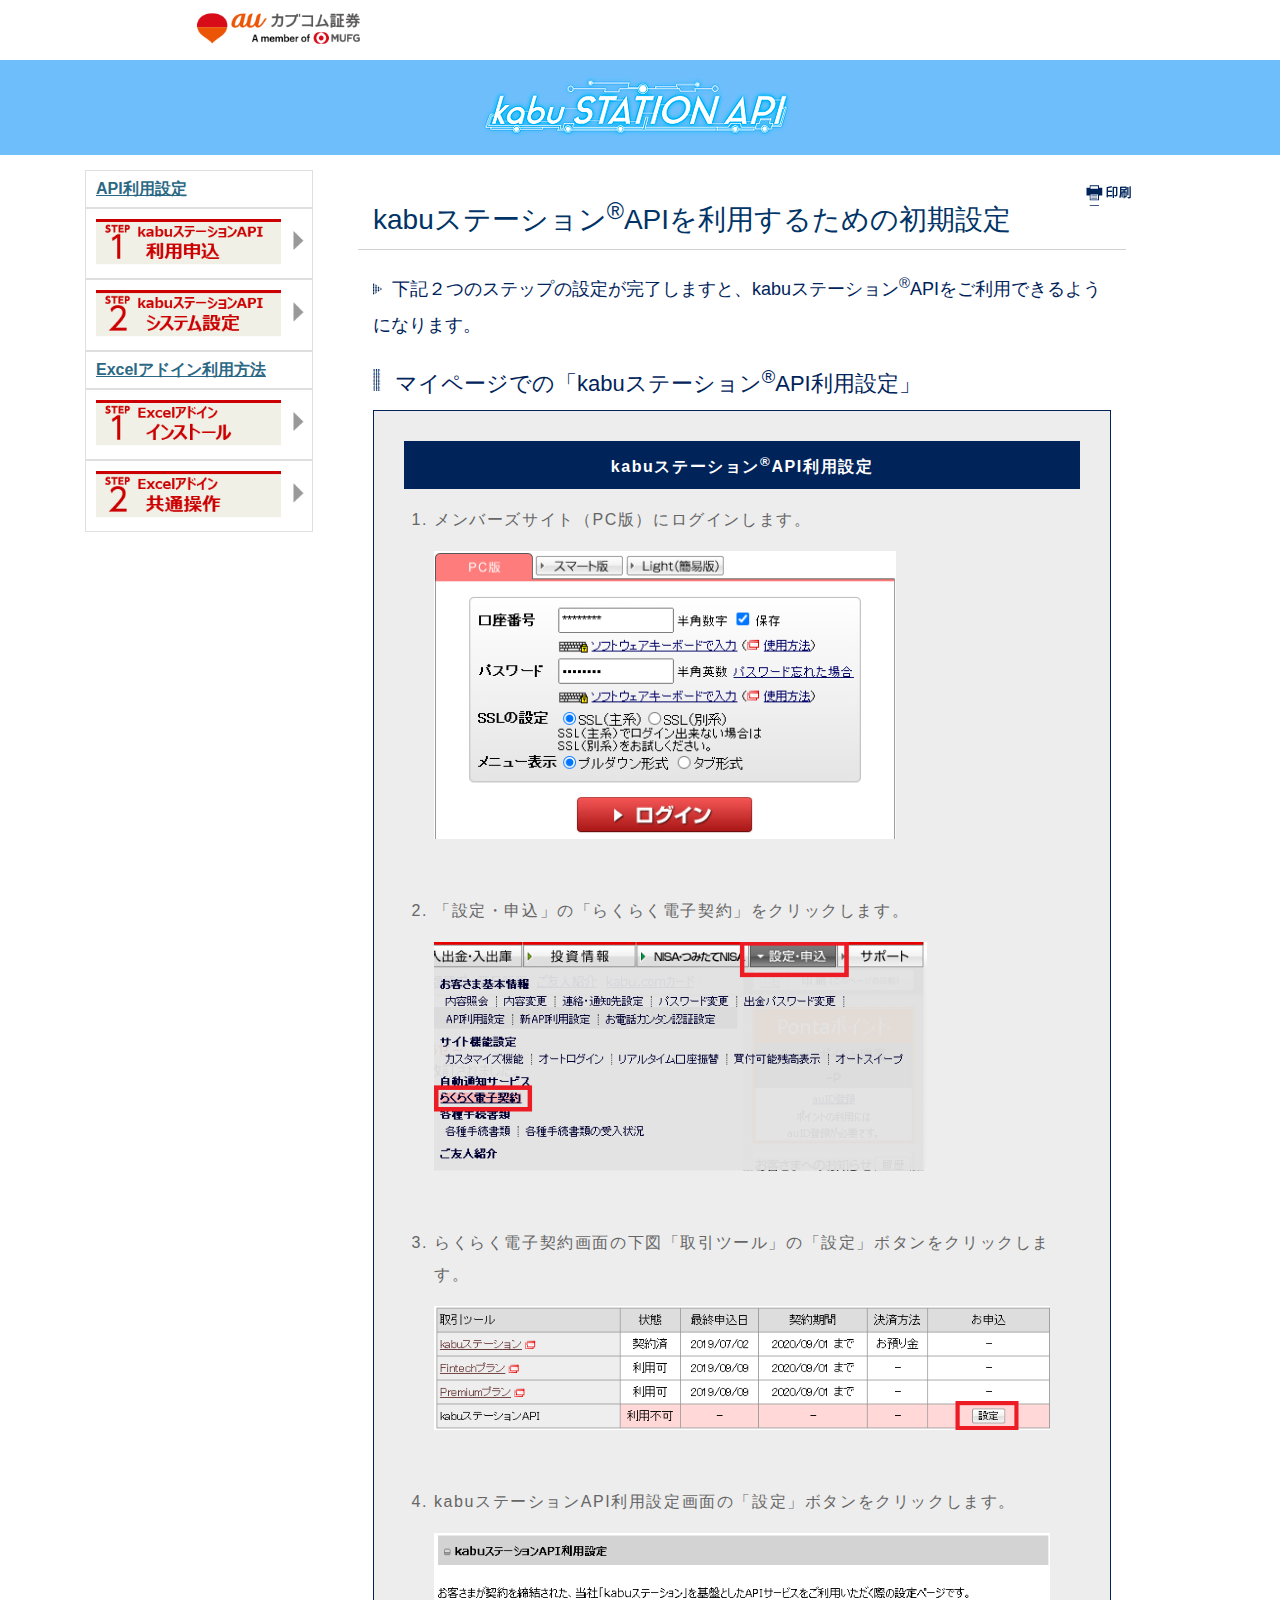
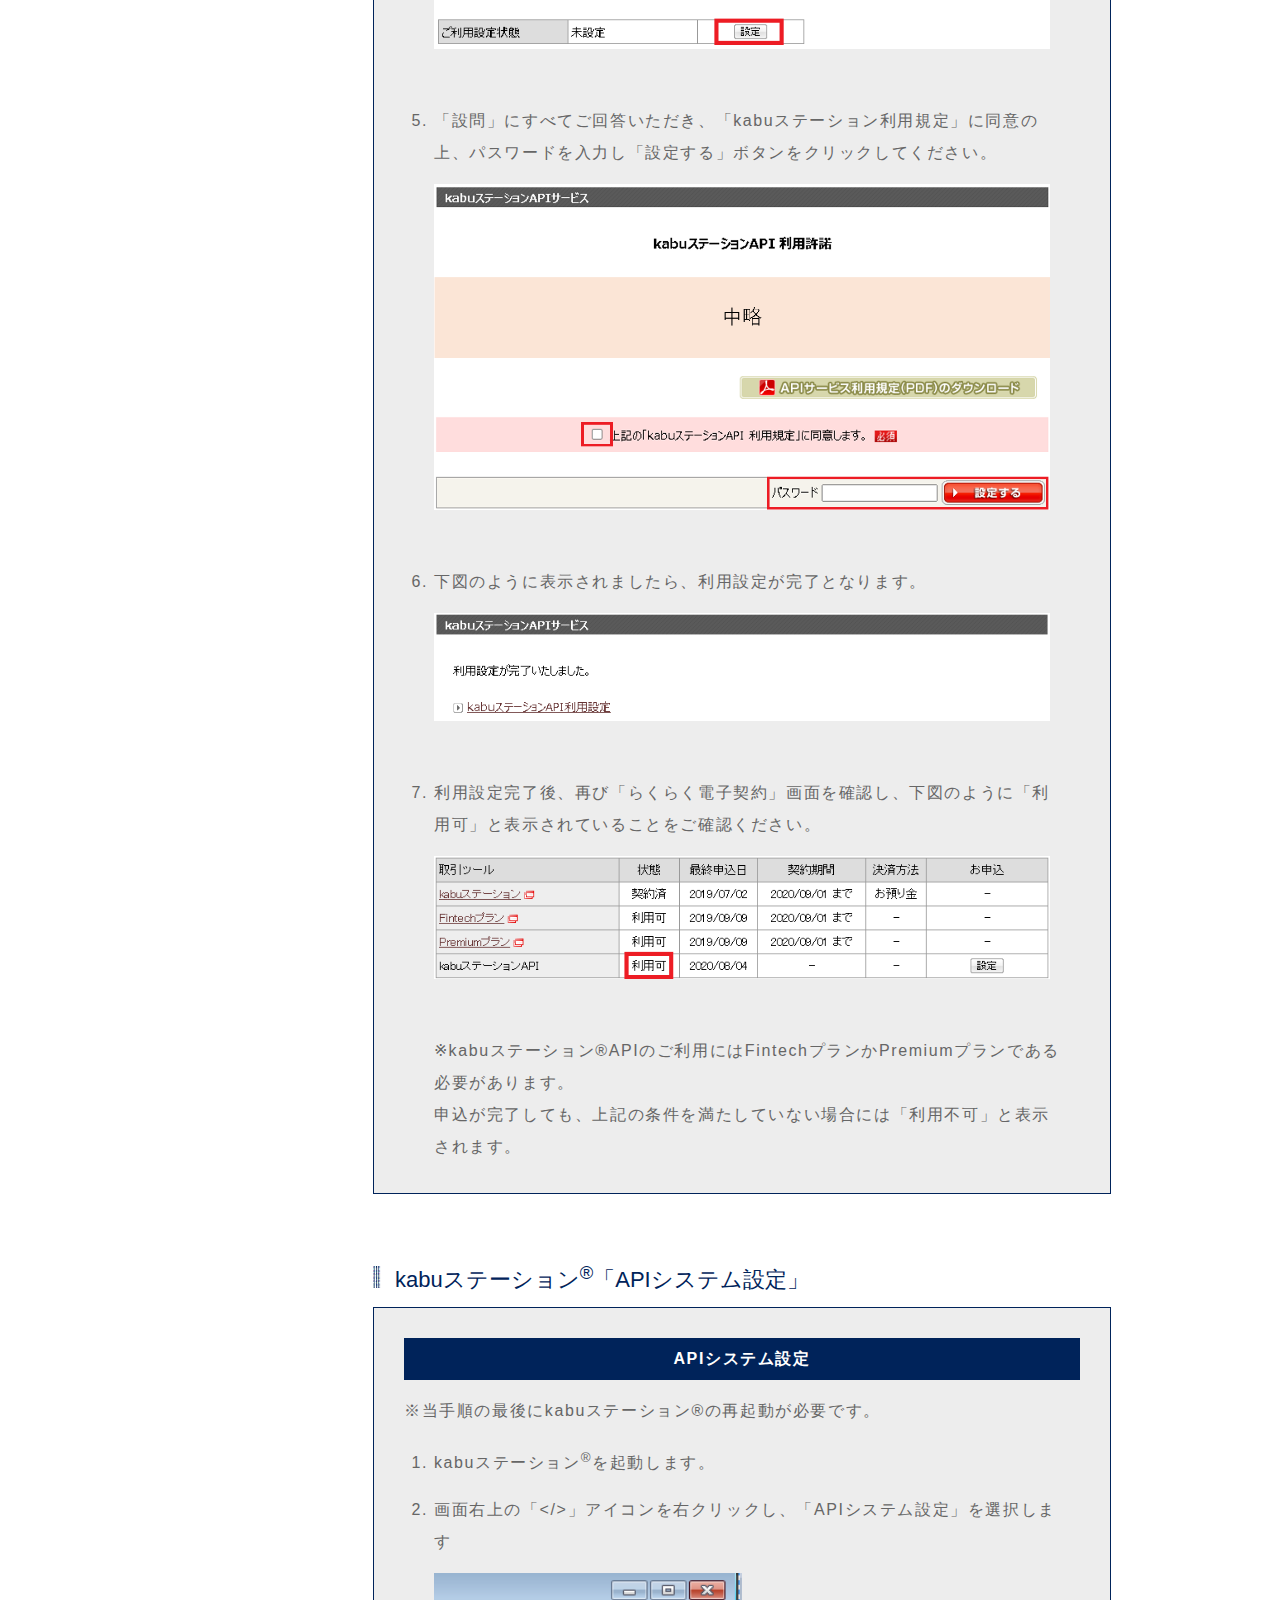
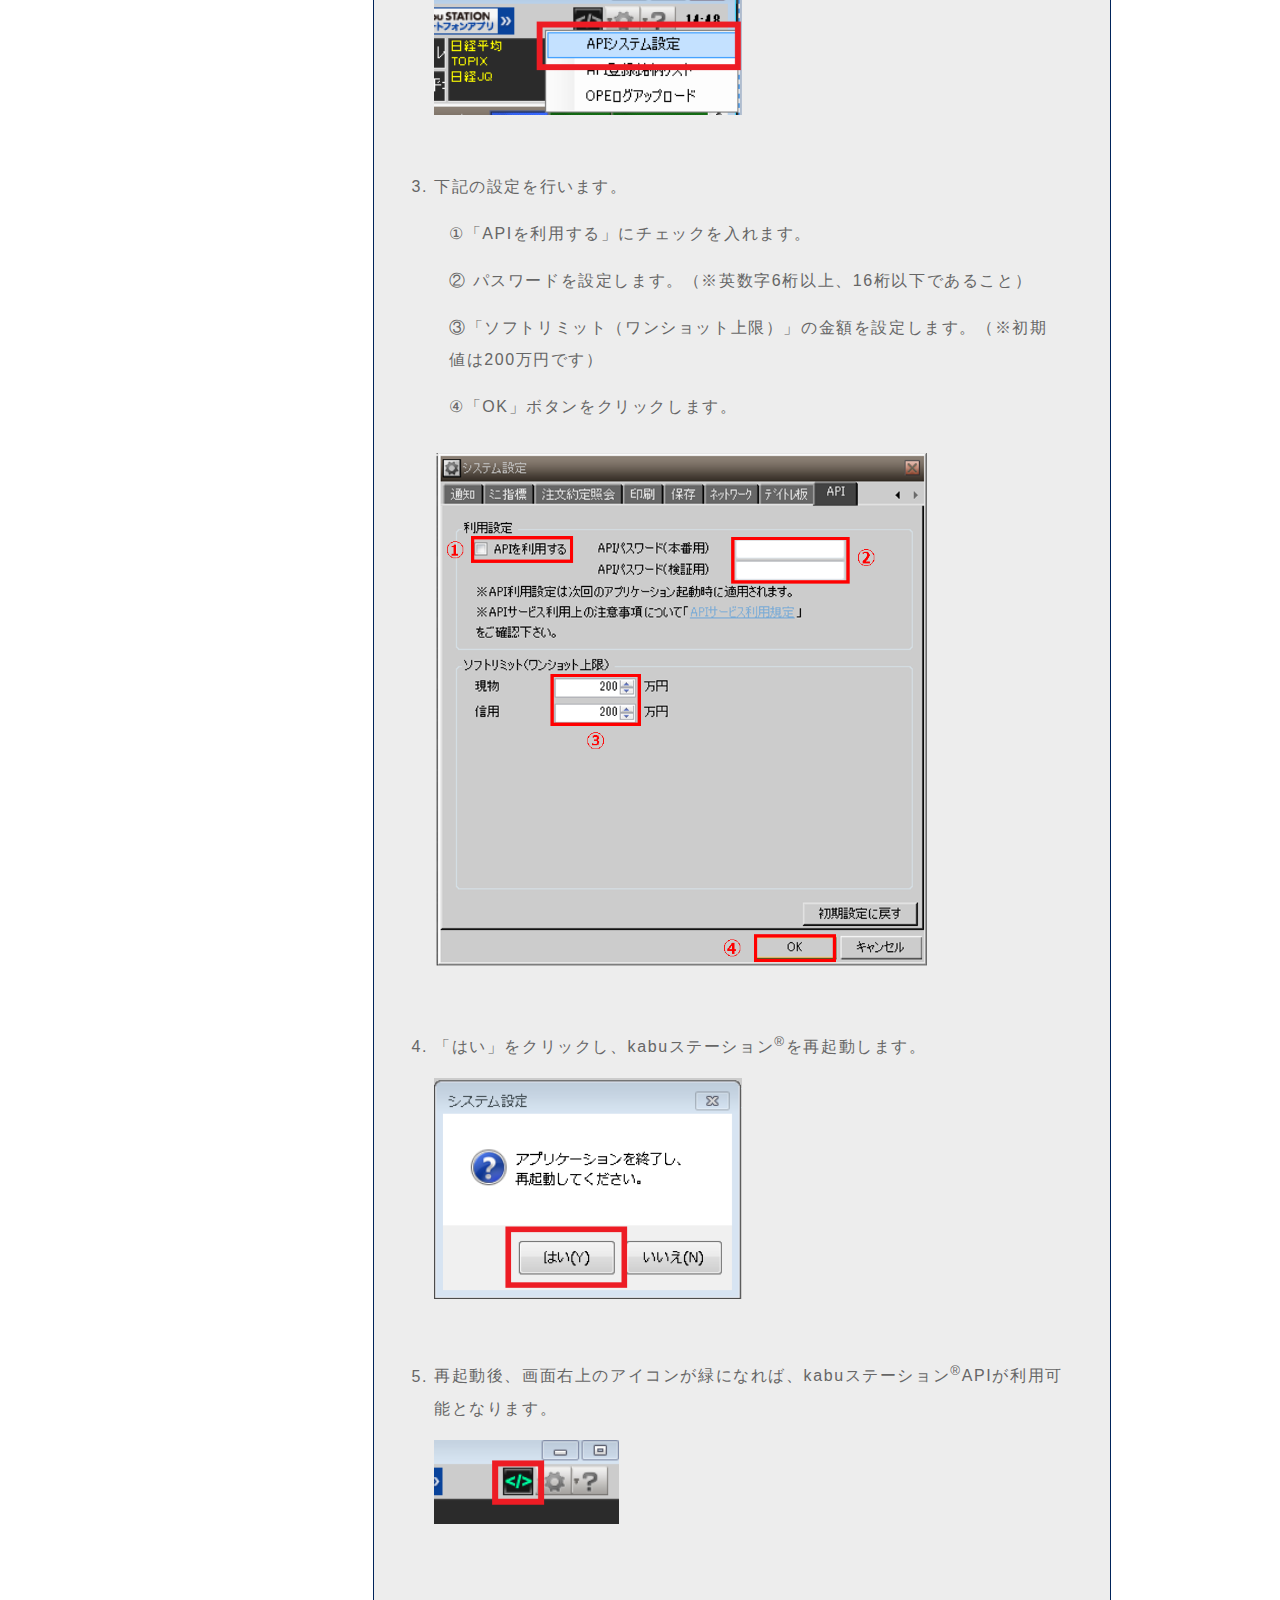
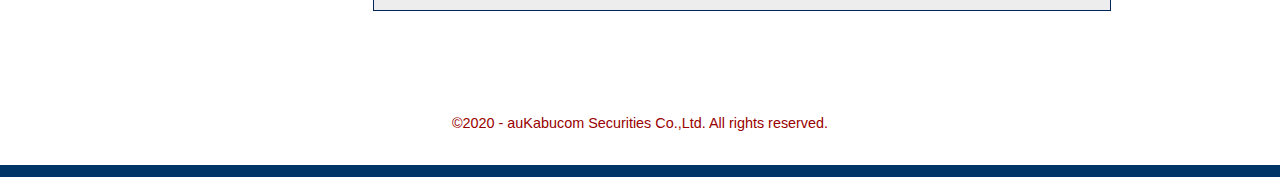
<file: docs/ptal/howto.html>
<!DOCTYPE html>
<html>

<head>
	<meta charset="utf-8">
	<meta name="Description" content="kabuステーション APIに関するページです。">
	<meta name="Keywords" content="auKabucom, kabu.com,auカブコム証券, カブドットコム証券,API">
	<title>kabuステーション API ｜株のことならネット証券会社【auカブコム証券】</title>
	<meta name="viewport" content="width=device-width,initial-scale=1.0,minimum-scale=1.0">
	<meta name="format-detection" content="telephone=no">
	<meta http-equiv="X-UA-Compatible" content="IE=edge">
	<link rel="stylesheet" type="text/css" href="content/css/common.css">
	<link rel="stylesheet" type="text/css" href="content/css/manual.css">
</head>

<body>
	<header>
		<p class="logo">
			<a href="https://kabu.com" target="_blank">
				<img src="content/image/common/logo-kabucomau.png" width="180px" />
			</a>
		</p>
	</header>
	<main>
	<div id="visual">
		<section class="visual-inner">
			<h1>
				<a href="index.html">
					<img src="content/image/common/logo.png" alt="kabuステーションAPI" width="520px" />
				</a>
			</h1>
		</section>
	</div>
	<div class="container">
		<div class="grid-sidebar affix">
			<ul class="list-group">
				<li class="list-group-item">
					<a href="howto.html" class="font-weight-normal">API利用設定</a>
				</li>
				<li class="list-group-item">
					<a href="#step1" class="sidebar-image">
						<img src="content/image/howto/nav_step1.png" class="sidebar-image" id="sidebar-step1">
					</a>
				</li>
				<li class="list-group-item">
					<a href="#step2" class="sidebar-image">
						<img src="content/image/howto/nav_step2.png" class="sidebar-image" id="sidebar-step2">
					</a>
				</li>
			</ul>
			<ul class="list-group">
				<li class="list-group-item">
					<a href="add-in.html" class="font-weight-normal">Excelアドイン利用方法</a>
				</li>
				<li class="list-group-item">
					<a href="add-in.html#step1" class="sidebar-image">
						<img src="content/image/add-in/nav_step1.png" class="sidebar-image" id="sidebar_step1">
					</a>
				</li>
				<li class="list-group-item">
					<a href="add-in.html#step2" class="sidebar-image">
						<img src="content/image/add-in/nav_step2.png" class="sidebar-image" id="sidebar_step2">
					</a>
				</li>
			</ul>
		</div>
		<div class="grid-content">
			<button onClick="window.print()" class="btn_print">印刷する</button>
			<div class="page-header">
				<h3>kabuステーション<sup>&reg;</sup>APIを利用するための初期設定</h3>
			</div>

			<a name="step1" id="step1"></a>
			<div class="support_title">
				<img src="content/image/common/sankaku.gif" width="9px" height="12px"> &nbsp;下記２つのステップの設定が完了しますと、kabuステーション<sup>&reg;</sup>APIをご利用できるようになります。
			</div>
			<div class="support_box">
				<div class="step_title">
					<img src="content/image/common/support_title1.gif" height="22px">
					<h2>マイページでの「kabuステーション<sup>&reg;</sup>API利用設定」</h2>
				</div>
				<div class="support_contents">
					<div class="support_text">
						<h3>kabuステーション<sup>&reg;</sup>API利用設定</h3>
						<ol>
							<li>メンバーズサイト（PC版）にログインします。
								<div class="support_img">
									<img src="content/image/howto/step1_001.png" width="75%" height="auto" alt="">
								</div>
							</li>
							<li>「設定・申込」の「らくらく電子契約」をクリックします。
								<div class="support_img">
									<img src="content/image/howto/step1_002.png" width="80%" height="auto" alt="">
								</div>
							</li>
							<li>らくらく電子契約画面の下図「取引ツール」の「設定」ボタンをクリックします。
								<div class="support_img">
									<img src="content/image/howto/step1_003.png" width="100%" height="auto" alt="">
								</div>
							</li>
							<li>kabuステーションAPI利用設定画面の「設定」ボタンをクリックします。
								<div class="support_img">
									<img src="content/image/howto/step1_004.png" width="100%" height="auto" alt="">
								</div>
							</li>
							<li>「設問」にすべてご回答いただき、「kabuステーション利用規定」に同意の上、パスワードを入力し「設定する」ボタンをクリックしてください。
								<div class="support_img">
									<img src="content/image/howto/step1_005.png" width="100%" height="auto" alt="">
								</div>
							</li>
							<li>下図のように表示されましたら、利用設定が完了となります。
								<div class="support_img">
									<img src="content/image/howto/step1_006.png" width="100%" height="auto" alt="">
								</div>
							</li>
							<li>利用設定完了後、再び「らくらく電子契約」画面を確認し、下図のように「利用可」と表示されていることをご確認ください。
								<div class="support_img">
									<img src="content/image/howto/step1_007.png" width="100%" height="auto" alt="">
								</div>
							※kabuステーション&reg;APIのご利用にはFintechプランかPremiumプランである必要があります。<br>
							申込が完了しても、上記の条件を満たしていない場合には「利用不可」と表示されます。
							</li>
						</ol>
						<a name="step2" id="step2"></a>
					<!-- /support_text -->
					</div>
				<!-- /support_contents -->
				</div>
			<!-- /support_box -->
			</div>


			<div class="support_box">

				<div class="step_title">
					<img src="content/image/common/support_title1.gif" height="22px">
					<h2>kabuステーション<sup>&reg;</sup>「APIシステム設定」</h2>
				</div>
				<div class="support_contents">
					<div class="support_text">
						<h3>APIシステム設定 </h3>
						※当手順の最後にkabuステーション&reg;の再起動が必要です。<br>
						<ol>
							<li>kabuステーション<sup>&reg;</sup>を起動します。
							</li>
							<li>画面右上の「&#60;&#47;&#62;」アイコンを右クリックし、「APIシステム設定」を選択します
								<div class="support_img">
									<img src="content/image/howto/step2_002.png" width="50%" height="auto" alt="">
								</div>
							</li>
							<li>下記の設定を行います。
								<ul style="list-style-type: none;">
									<li>&#x2460;「APIを利用する」にチェックを入れます。 </li>
									<li>&#x2461; パスワードを設定します。（※英数字6桁以上、16桁以下であること） </li>
									<li>&#x2462;「ソフトリミット（ワンショット上限）」の金額を設定します。（※初期値は200万円です） </li>
									<li>&#x2463;「OK」ボタンをクリックします。 </li>
								</ul>
								<div class="support_img">
									<img src="content/image/howto/step2_003.png" width="80%" height="auto" alt="">
								</div>
							</li>
							<li>「はい」をクリックし、kabuステーション<sup>&reg;</sup>を再起動します。
								<div class="support_img">
									<img src="content/image/howto/step2_004.png" width="50%" height="auto" alt="">
								</div>
							</li>
							<li>再起動後、画面右上のアイコンが緑になれば、kabuステーション<sup>&reg;</sup>APIが利用可能となります。
								<div class="support_img">
									<img src="content/image/howto/step2_005.png" width="30%" height="auto" alt="">
								</div>
							</li>
						</ol>
					<!-- /support_text -->
					</div>
				<!-- /support_contents -->
				</div>
			<!-- /support_box -->
			</div>
		</div>
		<div class="container-botton-area">
		</div>
	</div>

	<footer>
		<p class="copy">&copy;2020 - auKabucom Securities Co.,Ltd. All rights reserved.</p>
	</footer>
</body>

</html>
</file>
<file: ptal/content/css/index.css>
@charset "UTF-8";

/*  body
-----------------------------------------------------*/



a {
    font-weight: bold;
    color: #2b6884;
}

#contents {
    background-color: #f3f3f3;
}

#contents-inner {
    width: 920px;
    margin: 0 auto;
    padding: 10px 0 10px;
}

#contents #contents-inner h2 {
    padding: 20px 0;
    font-size: 137%;
    font-weight: bold;
    color: #b70000;
}

#contents #contents-inner p.icon {
    line-height: 1.5;
    font-size: 90%;
    float:left;
}

#contents #contents-inner dl {
    padding-top: 20px;
    margin-bottom: 5px;
}

    #contents #contents-inner dl dt:before {
        content: "\03e";
        color: #2b6884;
        padding-right: 8px;
    }

    #contents #contents-inner dl dt a:hover {
        text-decoration: none;
    }

    #contents #contents-inner dl dd {
        display: block;
        margin-bottom: 30px;
        margin-top: 10px;
        padding-left: 1.0rem;
        line-height: 1.5;
        font-size: 84%;
    }

        #contents #contents-inner dl dd:last-of-type {
            margin-bottom: 0;
        }

#contents-inner div p.icon img {
    height: 64px;
}

#contents-inner div p.comment {
    padding: 10px;
    line-height: normal;
}

#contents-inner div.issue,
#contents-inner div.reference,
#contents-inner div.guide {
    margin: 15px;
    background-color: #fff;
    border: solid 1px #ccc;
    border-radius: 4px;
}

#contents-inner div.issue {
    padding: 20px;
}

    #contents-inner div.issue p.icon {
        position: relative;
        width: 9%;
        padding: 0 20px;
    }

        #contents-inner div.issue p.icon img {
            position: absolute;
            top: 30%;
            height: 60px;
        }

        #contents-inner div.issue h2 {
	        text-align: center;
        }

#contents-inner .read div {
    display: inline-block;
    width: 35.35%;
    padding: 10px 50px 10px;
    vertical-align: top;
}

    #contents-inner .read div p.icon,
    #contents-inner .read div h2 {
        text-align: center;
    }

/*  sub
-----------------------------------------------------*/
.bnrarea {
    padding:20px 0 20px 0;
    text-align: center;
    border-top: solid 1px #cccccc;
    width: 100%;
}

    .bnrarea a:hover {
        opacity: 0.7;
    }

/*  tab
-----------------------------------------------------*/
@media screen and (max-width: 768px) {
    header {
        width: auto;
    }

    #visual h1 img, #visual p {
        width: 80%;
    }

    #contents-inner {
        width: 100%;
    }

        #contents-inner .read div {
            width: auto;
            display: block;
        }
}

@media screen and (max-width: 568px) {
    #contents-inner div.issue p.icon {
        width: auto;
        padding: 0;
    }

        #contents-inner div.issue p.icon img {
            display: none;
        }
}

/* collapsible FAQ
-----------------------------------------------------*/
.collapsible {
    cursor: pointer;
    padding: 18px;
    width: 100%;
    border: none;
    text-align: left;
    outline: none;
    font-size: 15px;
    background-color: #fff;
  }

  .collapsible:after {
    content: '\25B6';
    font-weight: bold;
    float: left;
    margin-right: 15px;
    
  }
  .active:after {
    content: "\25BC";
  }
  .content {
    padding: 0 18px;
    max-height: 0;
    overflow: hidden;
    transition: max-height 0.2s ease-out;
    margin: 0px;
  }

  ul {
    list-style-type: circle;
    list-style-position: inside;
  }
</file>
<file: docs/ptal/content/css/index.css>
@charset "UTF-8";

/*  body
-----------------------------------------------------*/
body {
    font-family: '�q���M�m�p�S ProN W3', 'Hiragino Kaku Gothic ProN', '���C���I', Meiryo, sans-serif;
    font-size: 100%;
    color: #333333;
}

a {
    font-weight: bold;
    color: #2b6884;
}

#contents {
    background-color: #f3f3f3;
}

#contents-inner {
    width: 920px;
    margin: 0 auto;
    padding: 10px 0 10px;
}

#contents #contents-inner h2 {
    padding: 20px 0;
    font-size: 137%;
    font-weight: bold;
    color: #b70000;
}

#contents #contents-inner p.icon {
    line-height: 1.5;
    font-size: 90%;
    float:left;
}

#contents #contents-inner dl {
    padding-top: 20px;
    margin-bottom: 5px;
}

    #contents #contents-inner dl dt:before {
        content: "\03e";
        color: #2b6884;
        padding-right: 8px;
    }

    #contents #contents-inner dl dt a:hover {
        text-decoration: none;
    }

    #contents #contents-inner dl dd {
        display: block;
        margin-bottom: 30px;
        margin-top: 10px;
        padding-left: 1.0rem;
        line-height: 1.5;
        font-size: 84%;
    }

        #contents #contents-inner dl dd:last-of-type {
            margin-bottom: 0;
        }

#contents-inner div p.icon img {
    height: 64px;
}

#contents-inner div p.comment {
    padding: 10px;
}

#contents-inner div.issue,
#contents-inner div.reference,
#contents-inner div.guide {
    margin: 15px;
    background-color: #fff;
    border: solid 1px #ccc;
    border-radius: 4px;
}

#contents-inner div.issue {
    display: flex;
    padding: 20px;
}

    #contents-inner div.issue p.icon {
        position: relative;
        width: 9%;
        padding: 0 20px;
    }

        #contents-inner div.issue p.icon img {
            position: absolute;
            top: 30%;
            height: 60px;
        }

        #contents-inner div.issue h2 {
	        text-align: center;
        }

#contents-inner .read div {
    display: inline-block;
    width: 35.35%;
    padding: 10px 50px 10px;
    vertical-align: top;
}

    #contents-inner .read div p.icon,
    #contents-inner .read div h2 {
        text-align: center;
    }

/*  sub
-----------------------------------------------------*/
.bnrarea {
    padding:20px 0 100px 0;
    text-align: center;
    border-top: solid 1px #cccccc;
    width: 100%;
}

    .bnrarea a:hover {
        opacity: 0.7;
    }

/*  tab
-----------------------------------------------------*/
@media screen and (max-width: 768px) {
    header {
        width: auto;
    }

    #visual h1 img, #visual p {
        width: 80%;
    }

    #contents-inner {
        width: 100%;
    }

        #contents-inner .read div {
            width: auto;
            display: block;
        }
}

@media screen and (max-width: 568px) {
    #contents-inner div.issue p.icon {
        width: auto;
        padding: 0;
    }

        #contents-inner div.issue p.icon img {
            display: none;
        }
}
</file>
<file: ptal/content/css/manual.css>
@charset "UTF-8";

/* Header
-----------------------------------------------------*/

.page-header {
    padding: 15px;
    margin: 15px;
    border-bottom: 1px solid #d2d0d0;
}

.page-header h3 {
    font-size: 1.75rem;
    color: #036;
}

.page-header h3 sup {
    font-size: smaller;
    vertical-align: super;
}


/* Content area
----------------------------------------------------*/

.support_title {
    font-size: 18px;
    color: #00235a;
    text-align: left;
    line-height: 2em;
    margin: 0 15px;
    clear: both;
    padding: 0 15px;
}

.support_title sup {
    font-size: smaller;
    vertical-align: super;
}

.support_box {
    display: block;
    height: auto;
    padding: 15px;
    margin: 15px;
    clear: both;
}

.support_contents {
    display: block;
    height: auto;
    margin: 0px 0px 30px 0px;
    padding: 15px 30px 0px 30px;
    background-color: #ededed;
    border: 1px solid #00235a;
}

.support_text {
    color: #666;
    font-size: 16px;
    line-height: 2em;
    letter-spacing: 0.1em;
    text-align: left;
    padding: 15px 0 30px 0px;
}

.support_img {
    display: block;
    margin: 15px 15px 15px 0px;
    padding: 0px 0px 30px 0px;
}

.support_text ol {
    font-size: 16px;
    line-height: 2em;
    letter-spacing: 0.1em;
    padding: 0px 0px 0px 30px;
    list-style-type: decimal;
}

.support_text li {
    padding-right: 15px;
    margin: 15px 0 0 0;
}

.support_text h2 {
    color: #666;
    font-size: 16px;
    text-align: left;
    margin: 0px 0px 0px 0px;
    font-weight: bold;
}

.support_text h3 {
    color: #fff;
    font-size: 16px;
    line-height: 2em;
    text-align: center;
    margin: 0px 0px 15px 0px;
    letter-spacing: 0.1em;
    font-weight: bold;
    padding: 5px;
    background-color: #00235a;
}

.support_text sup {
    vertical-align: super;
    font-size: smaller;
}

.support_text ul {
    line-height: 2em;
    letter-spacing: 0.1em;
    list-style-type: disc;
    margin: 15px 0 0 0;
    padding: 0px 0px 15px 15px;
}

.support_text dl {
    width: 880px;
    color: #666;
    overflow: hidden;
    margin: 0px 0px 0px -30px;
    font-size: 16px;
    line-height: 2em;
}

.support_text dt {
    width: 180px;
    float: left;
    text-align: left;
    font-weight: bold;
    color: #00235a;
    border-top: none;
    padding-top: 0em;
    margin: 0px 15px 0px 0px;
    line-height: 2em;
}

.support_text dd {
    width: 615px;
    margin-left: 195px;
    text-align: left;
    padding-top: 0em;
    line-height: 2em;
}

.step_title {
    display: inline-block;
    margin: -20px 15px 15px 0px;
    text-align: left;
    width: auto;
    clear: both;
    padding-top: 15px;
}

.step_title h2 {
    font-size: 22px;
    color: #00235a;
    display: inline-block;
    margin-left: 10px;
}

.step_title sup {
    vertical-align: super;
    font-size: smaller;
}


/*  body
-----------------------------------------------------*/

a {
    color: #2b6884;
    text-decoration: none;
}

a:visited{
    font-weight: bold;
}

#contents {
    background-color: #f3f3f3;
    display: block;
    height: auto;
    margin: 0 0 30px 0;
    clear: both;
}

#contents-inner {
    width: 920px;
    margin: 0 auto;
    padding: 10px 0 10px;
}

#contents #contents-inner h2 {
    padding: 20px 0;
    font-size: 137%;
    font-weight: bold;
    color: #b70000;
}

#contents #contents-inner p {
    line-height: 1.5;
    font-size: 90%;
    float: left;
}

#contents #contents-inner dl {
    padding-top: 20px;
    margin-bottom: 5px;
}

#contents #contents-inner dl dt:before {
    content: "\03e";
    color: #2b6884;
    padding-right: 8px;
}

#contents #contents-inner dl dt a:hover {
    text-decoration: none;
}

#contents #contents-inner dl dd {
    display: block;
    margin-bottom: 30px;
    margin-top: 10px;
    padding-left: 1.0rem;
    line-height: 1.5;
    font-size: 84%;
}

#contents #contents-inner dl dd:last-of-type {
    margin-bottom: 0;
}

#contents-inner div p.icon img {
    height: 64px;
}

#contents-inner div p.comment {
    padding: 10px;
}

#contents-inner div.issue,
#contents-inner div.reference,
#contents-inner div.guide {
    margin: 15px;
    background-color: #fff;
    border: solid 1px #ccc;
    border-radius: 4px;
}

#contents-inner div.issue {
    display: flex;
    padding: 20px;
}

#contents-inner div.issue p.icon {
    position: relative;
    width: 9%;
    padding: 0 20px;
}

#contents-inner div.issue p.icon img {
    position: absolute;
    top: 30%;
    height: 60px;
}

#contents-inner .read {
    display: flex;
}

#contents-inner .read div {
    display: inline-block;
    width: 35.35%;
    padding: 10px 50px 10px;
    vertical-align: top;
}

#contents-inner .read div p.icon,
#contents-inner .read div h2 {
    text-align: center;
}


/*  sub
-----------------------------------------------------*/

.container-botton-area {
    text-align: center;
    width: 100%;
    display: table;
    border-top: 1px solid #d2d0d0;
}

.bnrarea a:hover {
    opacity: 0.7;
}


/* Grid
------------------------------------------------------*/

.grid-sidebar {
    padding: 0 15px;
}

.grid-content {
    width: 90%;
    margin: 15px;
}

[class*="grid-"] {
    float: left;
}


/* Sidebar Menu
----------------------------------------------------*/

.sidebar-image {
    width: 210px;
}

.list-group {
    display: flex;
    flex-direction: column;
    padding-left: 0;
    margin-bottom: 0;
    border-radius: 0.25rem;
}

.list-group-item {
    position: relative;
    display: block;
    padding: 10px 15px;
    background-color: #fff;
    border: 1px solid rgba(0, 0, 0, 0.125)
}

.affix {
    position: -webkit-sticky;
    position: sticky;
    top: 80px;
}

/* table
-----------------------------------*/
.table{
    border-collapse: collapse;
    width: 100%;
    max-width: 100%;
    margin-bottom: 20px;
}

td, th {
    border: 1px solid #dddddd;
    padding: 0.5em;
    text-align: left;
}


.table-bordered{
    border: 1px solid #dddddd;
}
/*  tab
-----------------------------------------------------*/

@media screen and (min-width:568px) {
    .container {
        width: 560px;
        padding: 0;
    }
    .step_title {
        width: 100%;
    }
    .grid-content {
        width: 100%;
        margin: 0;
    }
    .sidebar-image {
        width: 100%;
    }
}

@media screen and (min-width: 768px) {
    .container {
        width: 760px;
    }
    .grid-sidebar {
        padding: 15px;
    }
    .step_title {
        width: 100%;
    }
    .grid-content {
        width: 100%;
        padding: 0;
    }
    .step_title {
        width: 100%;
    }
    .sidebar-image {
        width: 100%;
    }
}

@media screen and (min-width: 992px) {
    .container {
        width: 920px;
    }
    .step_title {
        width: 100%;
    }
    .grid-sidebar {
        width: 20%;
        padding: 15px;
    }
    .grid-content {
        width: 70%;
        padding: 15px;
    }
}

@media screen and (min-width: 1200px) {
    .container {
        width: 1140px;
    }
    .grid-sidebar {
        width: 20%;
        padding: 15px;
    }
    .grid-content {
        width: 70%;
        padding: 15px;
    }
}

@media screen and (max-width:992px) {
    header {
        position: unset;
    }
    .affix {
        position: unset;
    }
}

@media screen and (max-width: 768px) {
    header {
        width: auto;
        padding: 0 75px;
        position: unset;
    }
    #visual h1 img,
    #visual p {
        width: 80%;
    }
    #contents-inner {
        width: 100%;
    }
    #contents-inner .read div {
        width: auto;
        display: block;
    }
    .affix {
        position: absolute;
        top: 185px;
    }
    .grid-content {
        margin-top: 450px;
    }
}

@media screen and (max-width: 568px) {
    .container {
        width: 95%;
        padding: 0;
    }
    header {
        padding: 0 38px;
    }
    #contents-inner div.issue p.icon {
        width: auto;
        padding: 0;
    }
    #contents-inner div.issue p.icon img {
        display: none;
    }
    .affix {
        position: absolute;
        top: 150px;
        float:left;
    }
    .grid-content {
        margin-top: 450px;
    }
}
</file>
<file: ptal/content/css/guide.css>
#contents-inner div.issue div.issue-inner h3 {
    line-height: initial;
    font-size: 1.4em;
    font-weight: bold;
    margin-bottom: 20px;
}

#contents-inner div.issue div.issue-inner h4 {
    line-height: initial;
    font-size: 1.2em;
    font-weight: normal;
    margin-bottom: 10px;
}

#contents-inner div.issue div.issue-inner p {
    line-height: initial;
    margin: 10px;
}

#contents-inner div.issue div.issue-inner ul {
    line-height: initial;
    list-style: none;
    margin: 10px;
}
</file>
<file: docs/ptal/content/css/manual.css>
@charset "UTF-8";

/* Header
-----------------------------------------------------*/

.page-header {
    padding: 15px;
    margin: 15px;
    border-bottom: 1px solid #d2d0d0;
}

.page-header h3 {
    font-size: 1.75rem;
    color: #036;
}

.page-header h3 sup {
    font-size: smaller;
    vertical-align: super;
}


/* Content area
----------------------------------------------------*/

.support_title {
    font-size: 18px;
    color: #00235a;
    text-align: left;
    line-height: 2em;
    margin: 0 15px;
    clear: both;
    padding: 0 15px;
}

.support_title sup {
    font-size: smaller;
    vertical-align: super;
}

.support_box {
    display: block;
    height: auto;
    padding: 15px;
    margin: 15px;
    clear: both;
}

.support_contents {
    display: block;
    height: auto;
    margin: 0px 0px 30px 0px;
    padding: 15px 30px 0px 30px;
    background-color: #ededed;
    border: 1px solid #00235a;
}

.support_text {
    color: #666;
    font-size: 16px;
    line-height: 2em;
    letter-spacing: 0.1em;
    text-align: left;
    padding: 15px 0 30px 0px;
}

.support_img {
    display: block;
    margin: 15px 15px 15px 0px;
    padding: 0px 0px 30px 0px;
}

.support_text ol {
    font-size: 16px;
    line-height: 2em;
    letter-spacing: 0.1em;
    padding: 0px 0px 0px 30px;
    list-style-type: decimal;
}

.support_text li {
    padding-right: 15px;
    margin: 15px 0 0 0;
}

.support_text h2 {
    color: #666;
    font-size: 16px;
    text-align: left;
    margin: 0px 0px 0px 0px;
    font-weight: bold;
}

.support_text h3 {
    color: #fff;
    font-size: 16px;
    line-height: 2em;
    text-align: center;
    margin: 0px 0px 15px 0px;
    letter-spacing: 0.1em;
    font-weight: bold;
    padding: 5px;
    background-color: #00235a;
}

.support_text sup {
    vertical-align: super;
    font-size: smaller;
}

.support_text ul {
    line-height: 2em;
    letter-spacing: 0.1em;
    list-style-type: disc;
    margin: 15px 0 0 0;
    padding: 0px 0px 15px 15px;
}

.support_text dl {
    width: 880px;
    color: #666;
    overflow: hidden;
    margin: 0px 0px 0px -30px;
    font-size: 16px;
    line-height: 2em;
}

.support_text dt {
    width: 180px;
    float: left;
    text-align: left;
    font-weight: bold;
    color: #00235a;
    border-top: none;
    padding-top: 0em;
    margin: 0px 15px 0px 0px;
    line-height: 2em;
}

.support_text dd {
    width: 615px;
    margin-left: 195px;
    text-align: left;
    padding-top: 0em;
    line-height: 2em;
}

.step_title {
    display: inline-block;
    margin: -20px 15px 15px 0px;
    text-align: left;
    width: auto;
    clear: both;
    padding-top: 15px;
}

.step_title h2 {
    font-size: 22px;
    color: #00235a;
    display: inline-block;
    margin-left: 10px;
}

.step_title sup {
    vertical-align: super;
    font-size: smaller;
}


/*  body
-----------------------------------------------------*/

body {
    font-family: 'ヒラギノ角ゴ ProN W3', 'Hiragino Kaku Gothic ProN', 'メイリオ', Meiryo, sans-serif;
    font-size: 100%;
    color: #333333;
}

a {
    font-weight: bold;
    color: #2b6884;
}

#contents {
    background-color: #f3f3f3;
    display: block;
    height: auto;
    margin: 0 0 30px 0;
    clear: both;
}

#contents-inner {
    width: 920px;
    margin: 0 auto;
    padding: 10px 0 10px;
}

#contents #contents-inner h2 {
    padding: 20px 0;
    font-size: 137%;
    font-weight: bold;
    color: #b70000;
}

#contents #contents-inner p {
    line-height: 1.5;
    font-size: 90%;
    float: left;
}

#contents #contents-inner dl {
    padding-top: 20px;
    margin-bottom: 5px;
}

#contents #contents-inner dl dt:before {
    content: "\03e";
    color: #2b6884;
    padding-right: 8px;
}

#contents #contents-inner dl dt a:hover {
    text-decoration: none;
}

#contents #contents-inner dl dd {
    display: block;
    margin-bottom: 30px;
    margin-top: 10px;
    padding-left: 1.0rem;
    line-height: 1.5;
    font-size: 84%;
}

#contents #contents-inner dl dd:last-of-type {
    margin-bottom: 0;
}

#contents-inner div p.icon img {
    height: 64px;
}

#contents-inner div p.comment {
    padding: 10px;
}

#contents-inner div.issue,
#contents-inner div.reference,
#contents-inner div.guide {
    margin: 15px;
    background-color: #fff;
    border: solid 1px #ccc;
    border-radius: 4px;
}

#contents-inner div.issue {
    display: flex;
    padding: 20px;
}

#contents-inner div.issue p.icon {
    position: relative;
    width: 9%;
    padding: 0 20px;
}

#contents-inner div.issue p.icon img {
    position: absolute;
    top: 30%;
    height: 60px;
}

#contents-inner .read {
    display: flex;
}

#contents-inner .read div {
    display: inline-block;
    width: 35.35%;
    padding: 10px 50px 10px;
    vertical-align: top;
}

#contents-inner .read div p.icon,
#contents-inner .read div h2 {
    text-align: center;
}


/*  sub
-----------------------------------------------------*/

.container-botton-area {
    padding: 20px 0 50px 0;
    text-align: center;
    width: 100%;
    display: table;
    border-top: 1px solid #d2d0d0;
}

.bnrarea a:hover {
    opacity: 0.7;
}


/* Grid
------------------------------------------------------*/

.grid-sidebar {
    padding: 0 15px;
}

.grid-content {
    width: 90%;
    margin: 15px;
}

[class*="grid-"] {
    float: left;
}


/* Sidebar Menu
----------------------------------------------------*/

.sidebar-image {
    width: 210px;
}

.list-group {
    display: flex;
    flex-direction: column;
    padding-left: 0;
    margin-bottom: 0;
    border-radius: 0.25rem;
}

.list-group-item {
    position: relative;
    display: block;
    padding: 10px 0 10px 10px;
    background-color: #fff;
    border: 1px solid rgba(0, 0, 0, 0.125)
}

.affix {
    position: -webkit-sticky;
    position: sticky;
    top: 80px;
}


/*  tab
-----------------------------------------------------*/

@media screen and (min-width:568px) {
    .container {
        width: 560px;
        padding: 0;
    }
    .step_title {
        width: 100%;
    }
    .grid-content {
        width: 100%;
        margin: 0;
    }
    .sidebar-image {
        width: 100%;
    }
}

@media screen and (min-width: 768px) {
    .container {
        width: 760px;
    }
    .grid-sidebar {
        padding: 15px;
    }
    .step_title {
        width: 100%;
    }
    .grid-content {
        width: 100%;
        padding: 0;
    }
    .step_title {
        width: 100%;
    }
    .sidebar-image {
        width: 100%;
    }
}

@media screen and (min-width: 992px) {
    .container {
        width: 920px;
    }
    .step_title {
        width: 100%;
    }
    .grid-sidebar {
        width: 20%;
        padding: 15px;
    }
    .grid-content {
        width: 70%;
        padding: 15px;
    }
}

@media screen and (min-width: 1200px) {
    .container {
        width: 1140px;
    }
    .grid-sidebar {
        width: 20%;
        padding: 15px;
    }
    .grid-content {
        width: 70%;
        padding: 15px;
    }
}

@media screen and (max-width:992px) {
    header {
        position: unset;
    }
    .affix {
        position: unset;
    }
}

@media screen and (max-width: 768px) {
    header {
        width: auto;
        padding: 0 75px;
        position: unset;
    }
    #visual h1 img,
    #visual p {
        width: 80%;
    }
    #contents-inner {
        width: 100%;
    }
    #contents-inner .read div {
        width: auto;
        display: block;
    }
    .affix {
        position: absolute;
        top: 185px;
    }
    .grid-content {
        margin-top: 450px;
    }
}

@media screen and (max-width: 568px) {
    .container {
        width: 95%;
        padding: 0;
    }
    header {
        padding: 0 38px;
    }
    #contents-inner div.issue p.icon {
        width: auto;
        padding: 0;
    }
    #contents-inner div.issue p.icon img {
        display: none;
    }
    .affix {
        position: absolute;
        top: 150px;
        float:left;
    }
    .grid-content {
        margin-top: 450px;
    }
}
</file>
<file: docs/ptal/content/css/guide.css>
/*  footer
-----------------------------------------------------*/
.copy {
    padding: 35px 0;
    text-align: center;
    border-bottom: 12px solid #003366;
    font-size: 90%;
    color: #990000;
    position: absolute;
    width: 100%;
    bottom: 0;
    background-color: white;
}

#visual {
    background: #6ebefc;
}

#visual h1, #visual p {
    padding: 0rem 0;
    text-align: center;
}

#visual p {
    width: 610px;
    margin: 0 auto;
    line-height: 1.0;
    font-size: 108%;
    color: #fff;
}

#visual .visual-inner {
    padding: 1.0rem 0 1.0rem;
}

b, strong {
    font-weight: bold;
}

#header {
    background: #990000;
    padding: 4.0rem 0;
    background-size: cover;
    text-align: center;
}

#footer {
    padding: 16px 0;
    text-align: center;
    border-bottom: 12px solid #003366;
    font-size: 90%;
    color: #990000;
    position: absolute;
    width: 100%;
    bottom: 0;
    background-color: white;
}

#container {
    margin-top: 40px;
    margin-bottom: auto;
}

#container-inner {
    width: 80%;
    margin: auto;
}

#contents-inner div.issue div.issue-inner h3{
    font-size: 1.4em;
    font-weight: bold;
    margin-bottom: 20px;
}

#contents-inner div.issue div.issue-inner h4{
    font-size: 1.2em;
    font-weight: normal;
    margin-bottom: 10px;
}


#contents-inner div.issue div.issue-inner p {
    margin: 10px;
}

#contents-inner div.issue div.issue-inner ul {
    list-style: none;
    margin: 10px;
}
</file>
<file: ptal/content/css/common.css>
@charset "UTF-8";


/*  reset
-----------------------------------------------------*/
html, body, div, span,
h1, h2, h3, h4, h5, h6, p, blockquote, pre,
small, strong, sub, sup, var,
b, i,
dl, dt, dd, ol, ul, li,
table, caption, tbody, tfoot, thead, tr, th, td,
article, aside, canvas, details, figcaption, figure,
footer, header, hgroup, menu, nav, section, summary {
    margin: 0;
    padding: 0;
    border: 0;
    outline: 0;
    font-size: 100%;
    vertical-align: baseline;
    background: transparent;
}

article, aside, figcaption, figure,
footer, header, section {
    display: block;
}

html {
    min-height: 100%;
    position: relative;
}
/*  header
-----------------------------------------------------*/
header {
	width: 920px;
	margin: 0 auto;
}
header p {
	padding: 0.5rem;
}

/*  Container
-----------------------------------------------------*/

.container {
    padding: 15px;
    margin-right: auto;
    margin-left: auto;
    width: 1140px;
}

.btn_print {
    display: block;
    float: right;
    margin: 12px 0 0 0;
    background-image: url("../image/common/btn_print.gif");
    width: 60px;
    height: 24px;
    text-indent: -9999px;
}
/*  footer
-----------------------------------------------------*/
.copy {
    padding: 35px 0;
    text-align: center;
    border-bottom: 12px solid #003366;
    font-size: 90%;
    color: #990000;
    width: 100%;
    background-color: white;
}

#visual {
    background: #6ebefc;
}

    #visual h1, #visual p {
        padding: 0rem 0;
        text-align: center;
    }

    #visual p {
        width: 610px;
        margin: 0 auto;
        line-height: 1.0;
        font-size: 108%;
        color: #fff;
    }

    #visual .visual-inner {
        padding: 1.0rem 0 1.0rem;
    }

body {
    line-height: 1;
    font-family: ���C���I, Meiryo, "�q���M�m�p�SProN W3", "Hiragino Kaku Gothic ProN", sans-serif;
    color: #555;
}


ol, ul {
    list-style: none;
}

h1, h2, h3, h4, h5, h6 {
    font-size: 100%;
    font-weight: normal;
    margin: 0;
}

b, strong {
    font-weight: bold;
}

#header {
    background: #990000;
    padding: 4.0rem 0;
    background-size: cover;
    text-align: center;
}

#footer {
    padding: 35px 0;
    text-align: center;
    border-bottom: 12px solid #003366;
    font-size: 90%;
    color: #990000;
    position: absolute;
    width: 100%;
    bottom: 0;
    background-color: white;
}

#container {
    margin-top: 40px;
    margin-bottom: auto;
}

#container-inner {
    width: 80%;
    margin: auto;
}

    #container-inner h1 {
        margin-bottom: 20px;
        position: relative;
        border-bottom: solid 2px #003366;
        border-left: solid 0.7em #003366;
        padding: 0.2em 0.7em;
        font-size: 1.4em;
        font-weight: bold;
    }


/*----- �{�^�� -----*/
button {
    font-weight: normal;
    text-align: center;
    vertical-align: middle;
    touch-action: manipulation;
    cursor: pointer;
    background-image: none;
    border: 1px solid transparent;
    white-space: nowrap;
    line-height: 1.5;
    border-radius: 4px;
    -webkit-user-select: none;
    -moz-user-select: none;
    -ms-user-select: none;
    font-family: inherit;
    font-size: inherit;
}
/* �e�[�u�� */
table.main-table {
    width: 100%;
    margin: 10px 0 30px 0;
    border-collapse: separate;
    border-spacing: 0;
    text-align: left;
    line-height: 1;
    border-top: 1px solid #ccc;
    border-left: 1px solid #ccc;
}

    table.main-table th {
        width: auto;
        padding: 10px 10px;
        font-weight: bold;
        text-align: left;
        vertical-align: middle;
        border-right: 1px solid #ccc;
        border-bottom: 1px solid #ccc;
        border-top: 1px solid #fff;
        border-left: 1px solid #fff;
        background: #eee;
    }

    table.main-table td {
        width: auto;
        padding: 10px;
        vertical-align: middle;
        border-right: 1px solid #ccc;
        border-bottom: 1px solid #ccc;
    }

        table.main-table td ul {
            margin: 0;
            padding-left: 20px;
        }

        table.main-table td li {
            margin: 5px 0;
        }
</file>
<file: docs/ptal/content/css/common.css>
@charset "UTF-8";


/*  reset
-----------------------------------------------------*/
html, body, div, span,
h1, h2, h3, h4, h5, h6, p, blockquote, pre,
small, strong, sub, sup, var,
b, i,
dl, dt, dd, ol, ul, li,
table, caption, tbody, tfoot, thead, tr, th, td,
article, aside, canvas, details, figcaption, figure,
footer, header, hgroup, menu, nav, section, summary {
    margin: 0;
    padding: 0;
    border: 0;
    outline: 0;
    font-size: 100%;
    vertical-align: baseline;
    background: transparent;
}

article, aside, figcaption, figure,
footer, header, section {
    display: block;
}

html {
    min-height: 100%;
    position: relative;
}
/*  header
-----------------------------------------------------*/
header {
	width: 920px;
	margin: 0 auto;
}
header p {
	padding: 0.5rem;
}

/*  Container
-----------------------------------------------------*/

.container {
    padding: 15px;
    margin-right: auto;
    margin-left: auto;
    width: 1140px;
}

.btn_print {
    display: block;
    float: right;
    margin: 12px 0 0 0;
    background-image: url("../image/common/btn_print.gif");
    width: 60px;
    height: 24px;
    text-indent: -9999px;
}
/*  footer
-----------------------------------------------------*/
.copy {
    padding: 35px 0;
    text-align: center;
    border-bottom: 12px solid #003366;
    font-size: 90%;
    color: #990000;
    position: absolute;
    width: 100%;
    bottom: 0;
    background-color: white;
}

#visual {
    background: #6ebefc;
}

    #visual h1, #visual p {
        padding: 0rem 0;
        text-align: center;
    }

    #visual p {
        width: 610px;
        margin: 0 auto;
        line-height: 1.0;
        font-size: 108%;
        color: #fff;
    }

    #visual .visual-inner {
        padding: 1.0rem 0 1.0rem;
    }

body {
    line-height: 1;
    font-family: ���C���I, Meiryo, "�q���M�m�p�SProN W3", "Hiragino Kaku Gothic ProN", sans-serif;
    font-size: 14px;
    margin: 0px 0px 20px 0px;
    color: #555;
}

p {
    margin: 0;
}

ol, ul {
    list-style: none;
}

h1, h2, h3, h4, h5, h6 {
    font-size: 100%;
    font-weight: normal;
    margin: 0;
}

b, strong {
    font-weight: bold;
}

#header {
    background: #990000;
    padding: 4.0rem 0;
    background-size: cover;
    text-align: center;
}

#footer {
    padding: 16px 0;
    text-align: center;
    border-bottom: 12px solid #003366;
    font-size: 90%;
    color: #990000;
    position: absolute;
    width: 100%;
    bottom: 0;
    background-color: white;
}

#container {
    margin-top: 40px;
    margin-bottom: auto;
}

#container-inner {
    width: 80%;
    margin: auto;
}

    #container-inner h1 {
        margin-bottom: 20px;
        position: relative;
        border-bottom: solid 2px #003366;
        border-left: solid 0.7em #003366;
        padding: 0.2em 0.7em;
        font-size: 1.4em;
        font-weight: bold;
    }

/*-----�{�^��container-----*/
.btn-container {
    text-align: right;
    padding: 0 0 40px 0;
}

    .btn-container button {
        margin: 0 0 0 10px;
    }

.btn-left {
    float: left;
}

.btn-right {
    float: right;
}

/*----- �t�H�[��container -----*/
.form-container {
    margin-bottom: 20px;
}

.section-container {
    margin-bottom: 20px;
}

    .form-container p, .section-container p {
        font-weight: bold;
    }

.form-container .attention {
    display: block;
    margin-left: 20px;
    padding: 5px;
}

    .form-container .attention span {
        margin: 0;
        padding-left: 20px;
    }

/*----- �{�^�� -----*/
button {
    font-weight: normal;
    text-align: center;
    vertical-align: middle;
    touch-action: manipulation;
    cursor: pointer;
    background-image: none;
    border: 1px solid transparent;
    white-space: nowrap;
    line-height: 1.5;
    border-radius: 4px;
    -webkit-user-select: none;
    -moz-user-select: none;
    -ms-user-select: none;
    font-family: inherit;
    font-size: inherit;
}

    button.btn-submit {
        width: 100px;
        border-color: #be952c #a68226 #9b7924;
        background: #eeba37;
        color: #333;
        background-image: -webkit-linear-gradient(#fee6b0 0%,#eeba37 100%);
        background-image: linear-gradient(#fee6b0 0%,#eeba37 100%);
    }

        button.btn-submit:hover {
            border-color: #a98527 #917221 #86691f;
            background-image: -webkit-linear-gradient(#fede97 0%,#ecb21f 100%);
            background-image: linear-gradient(#fede97 0%,#ecb21f 100%);
            background-color: #eeba37;
        }

        button.btn-submit:active {
            border-color: #9b7924 #a68226 #a68226;
            background-color: #eeba37;
            background-image: none;
            -moz-box-shadow: rgba(0,0,0,0.2) 0 1px 3px inset;
            -webkit-box-shadow: rgba(0,0,0,0.2) 0 1px 3px inset;
            box-shadow: rgba(0,0,0,0.2) 0 1px 3px inset;
        }

        button.btn-submit:focus {
            outline: none;
            border-color: #e47911;
            -moz-box-shadow: rgba(228,121,17,0.5) 0 0 3px;
            -webkit-box-shadow: rgba(228,121,17,0.5) 0 0 3px;
            box-shadow: rgba(228,121,17,0.5) 0 0 3px;
        }

    button.btn-submit-gray {
        width: 100px;
        border-color: #bcc1c8 #bababa #adb2bb;
        background-color: #d8dde6;
        color: #333;
        box-shadow: rgba(255,255,255,0.6) 0 1px 0 inset;
        background-image: linear-gradient(#f7f8fa 0%,#e7e9ec 100%);
    }

        button.btn-submit-gray:hover {
            border-color: #aeb4bd #adadad #9fa5af;
            background-image: -webkit-linear-gradient(#fede97 0%,#ecb21f 100%);
            background-image: linear-gradient(#e7eaf0 0%,#d9dce1 100%);
        }

        button.btn-submit-gray:active {
            border-color: #adb2bb #bababa #bababa;
            background-color: #e7e9ec;
            background-image: none;
            -moz-box-shadow: rgba(0,0,0,0.2) 0 1px 3px inset;
            -webkit-box-shadow: rgba(0,0,0,0.2) 0 1px 3px inset;
            box-shadow: rgba(0,0,0,0.2) 0 1px 3px inset;
        }

        button.btn-submit-gray:focus {
            outline: none;
            border-color: #e47911;
            -moz-box-shadow: rgba(228,121,17,0.5) 0 0 3px;
            -webkit-box-shadow: rgba(228,121,17,0.5) 0 0 3px;
            box-shadow: rgba(228,121,17,0.5) 0 0 3px;
        }

/*----- �e�L�X�g�{�b�N�X -----*/
input {
    border: 0;
    padding: 0.2em 0.5em;
    font-family: inherit;
    font-size: inherit;
    vertical-align: middle;
    border: solid 1px #ccc;
    border-radius: 4px;
    -moz-box-shadow: inset 0 0 4px rgba(0,0,0,0.2);
    -webkit-box-shadow: inset 0 0 4px rgba(0, 0, 0, 0.2);
    box-shadow: inset 0 0 4px rgba(0, 0, 0, 0.2);
}

    input:focus {
        border: solid 1px #e77600;
        -moz-box-shadow: 0 0 5px rgba(78,191,233,0.8);
        -webkit-box-shadow: 0 0 5px rgba(78,191,233,0.8);
        box-shadow: 0 0 3px 2px rgba(228,121,17,.5);
    }

    /*�e�L�X�g�{�b�N�X(placeholder)*/
    input::-webkit-input-placeholder {
        color: #aaa;
    }

    input:-ms-input-placeholder {
        color: #aaa;
    }

    input::-moz-placeholder {
        color: #aaa;
    }

/* �e�[�u�� */
table.main-table {
    width: 100%;
    margin: 10px 0 30px 0;
    border-collapse: separate;
    border-spacing: 0;
    text-align: left;
    line-height: 1;
    border-top: 1px solid #ccc;
    border-left: 1px solid #ccc;
}

    table.main-table th {
        width: auto;
        padding: 10px 10px;
        font-weight: bold;
        text-align: left;
        vertical-align: middle;
        border-right: 1px solid #ccc;
        border-bottom: 1px solid #ccc;
        border-top: 1px solid #fff;
        border-left: 1px solid #fff;
        background: #eee;
    }

    table.main-table td {
        width: auto;
        padding: 10px;
        vertical-align: middle;
        border-right: 1px solid #ccc;
        border-bottom: 1px solid #ccc;
    }

        table.main-table td ul {
            margin: 0;
            padding-left: 20px;
        }

        table.main-table td li {
            margin: 5px 0;
        }

/*�����ӎ���*/
.message {
    font-size: 0.95em;
    margin: 30px 0;
    padding: 15px;
    border: solid #ccc 1px;
    border-radius: 20px;
    -moz-box-shadow: inset 0 0 4px rgba(0,0,0,0.4);
    -webkit-box-shadow: inset 0 0 4px rgba(0, 0, 0, 0.4);
    box-shadow: inset 0 0 4px rgba(0, 0, 0, 0.4);
}

    .message h2 {
        font-size: 1.1em;
        border-left: solid 5px #003366;
        padding-left: 7px;
        margin: 0 0 10px 0;
        font-weight: bold;
    }

    .message th {
        padding-left: 20px;
    }

    .message td {
        padding: 5px 10px 5px 0px;
    }

/***-----�ėp-----***/
/*�ėp�imargin�j*/
.mt10 {
    margin-top: 10px;
}

.mt20 {
    margin-top: 20px;
}

.mt30 {
    margin-top: 30px;
}

.ml10 {
    margin-left: 10px;
}

.ml20 {
    margin-left: 20px;
}

.ml30 {
    margin-left: 30px;
}

.mb10 {
    margin-bottom: 10px;
}

.mb20 {
    margin-bottom: 20px;
}

.mb30 {
    margin-bottom: 30px;
}

.mr10 {
    margin-right: 10px;
}

.mr20 {
    margin-right: 20px;
}

.mr30 {
    margin-right: 30px;
}

/* �ėp�iwidth�j */
.width-auto {
    width: auto !important;
}

.w50 {
    width: 50px;
}

.w100 {
    width: 100px;
}

.w200 {
    width: 200px;
}

/*�ėp(text-align)*/
.ta-l {
    text-align: left;
}

.ta-c {
    text-align: center;
}

.ta-r {
    text-align: right;
}

/*�ėp(float����)*/
.clear {
    clear: both;
}

/*�K�{����*/
.required:after {
    content: "*";
    color: #bd530b;
    font-size: 1.1em;
}

/*��ʏ㕔�G���[���b�Z�[�W*/
.validation-summary-errors {
    font-size: 0.95em;
    color: #b50d0d;
    margin: 10px 10px 20px 10px;
    padding: 10px;
    background: #ffe9e9;
    border: solid #bd2d2d 1px;
    -moz-box-shadow: inset 0 0 4px rgba(0,0,0,0.4);
    -webkit-box-shadow: inset 0 0 4px rgba(0, 0, 0, 0.4);
    box-shadow: inset 0 0 4px rgba(0, 0, 0, 0.4);
}

    .validation-summary-errors span {
        height: 1em;
        display: block;
        position: relative;
        padding: 3px 0 0 2em;
        color: #b50d0d;
        font-weight: bold;
        font-size: 1.1em;
    }

        .validation-summary-errors span::after {
            content: '!';
            height: 0px;
            width: 0px;
            display: block;
            position: absolute;
            top: 0px;
            left: 0px;
            border: transparent solid;
            border-bottom-color: #b50d0d;
            border-width: 0px 0.8em 1.6em 0.8em;
            color: #fff;
            font-family: Arial;
            font-weight: bold;
            font-size: 1em;
            line-height: 30px;
            text-indent: -2.5px;
        }

    .validation-summary-errors ul {
        padding-left: 30px;
        margin-bottom: 0px;
    }

    .validation-summary-errors li {
        list-style: none;
    }

.validation-summary-valid {
    display: none;
}

.input-validation-error[type="text"], .input-validation-error[type="password"],
.input-validation-error[type="radio"] {
    background: #ffe9e9;
    outline: dotted 1px red;
}

.msg-red {
    color: red;
}
</file>
